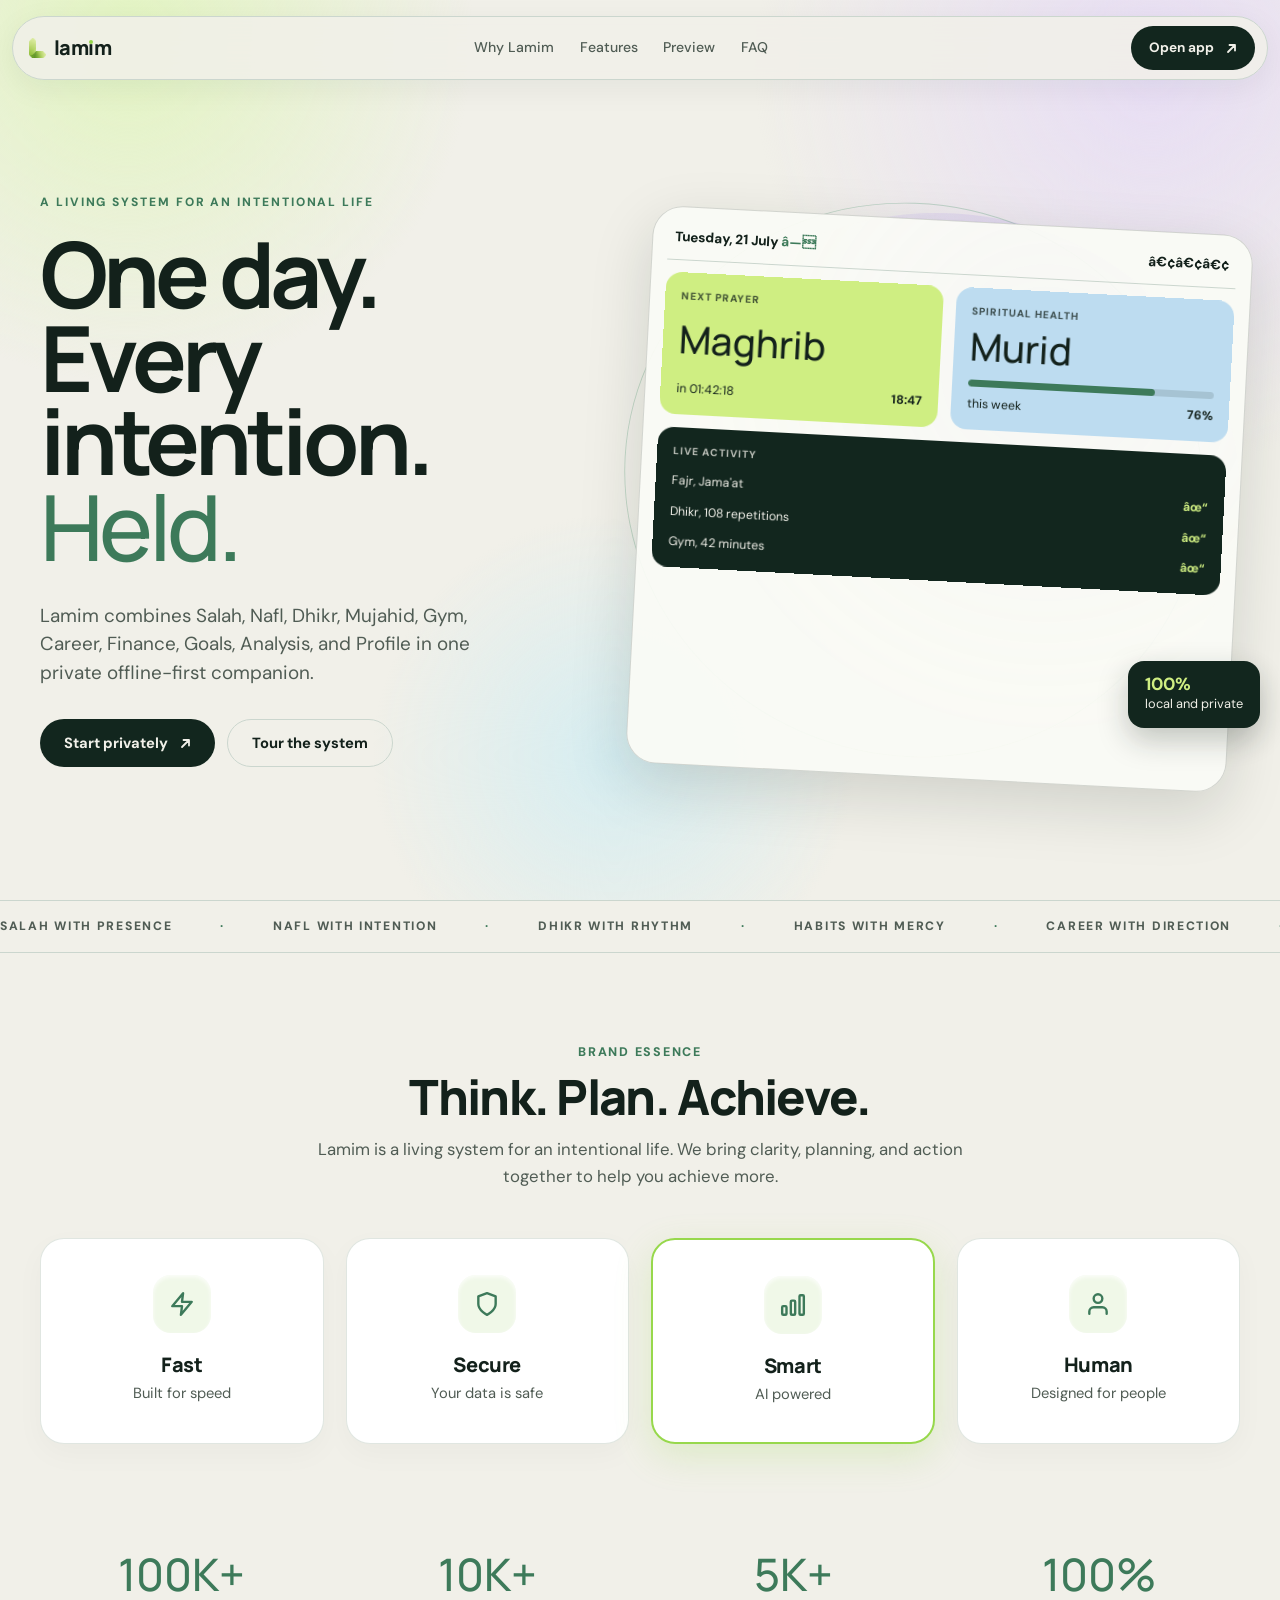
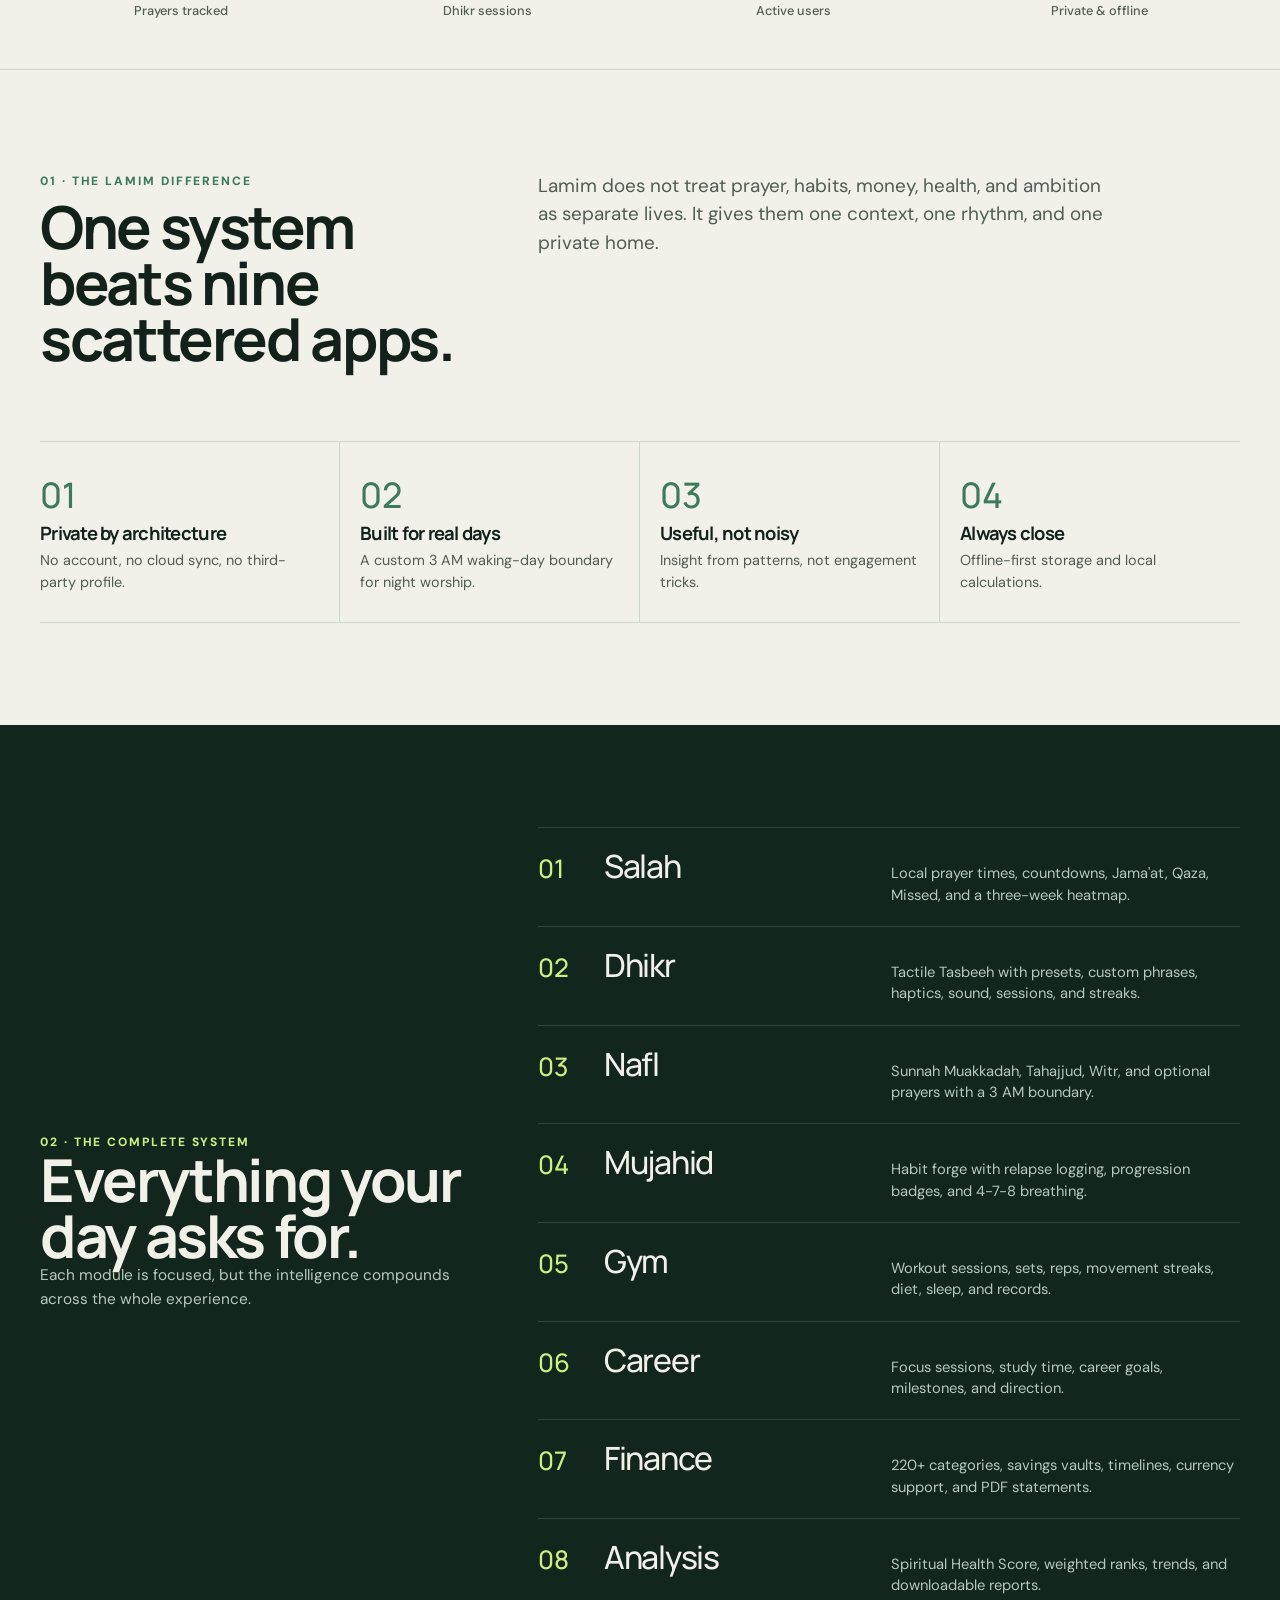
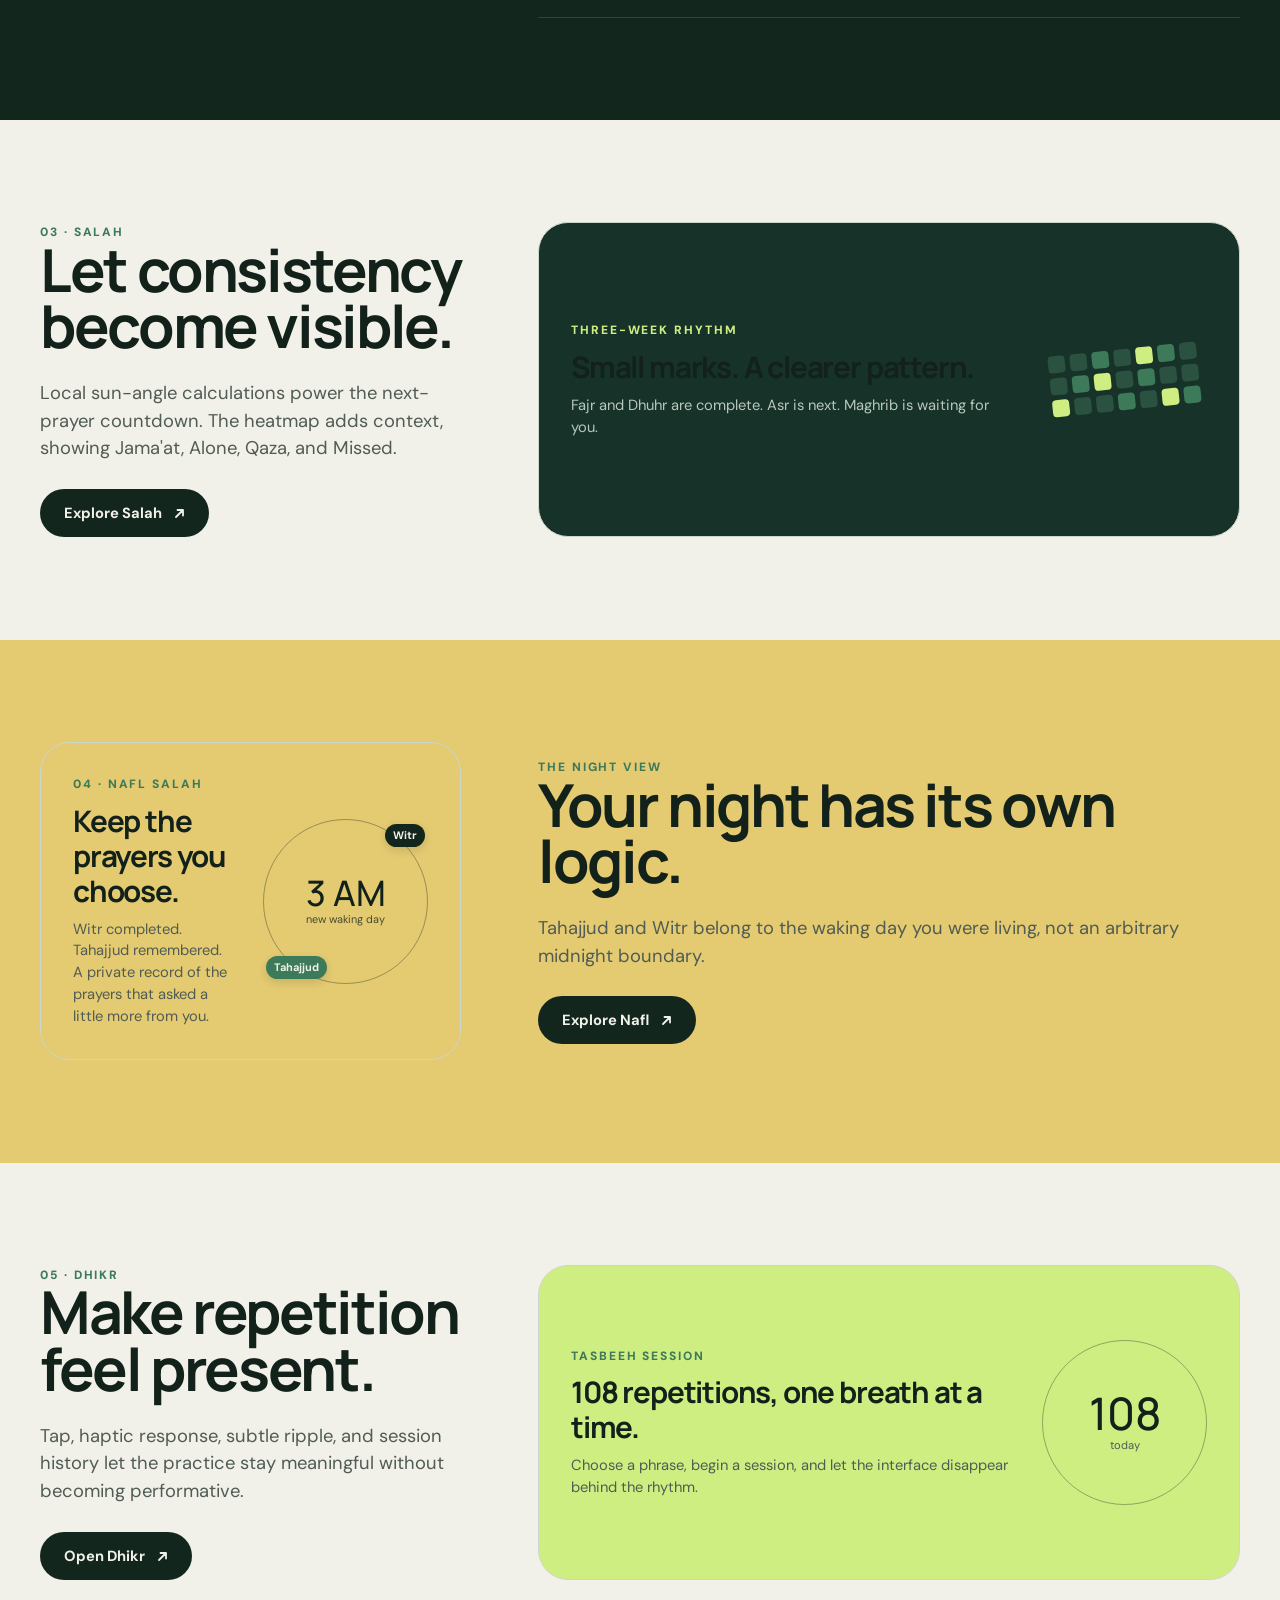
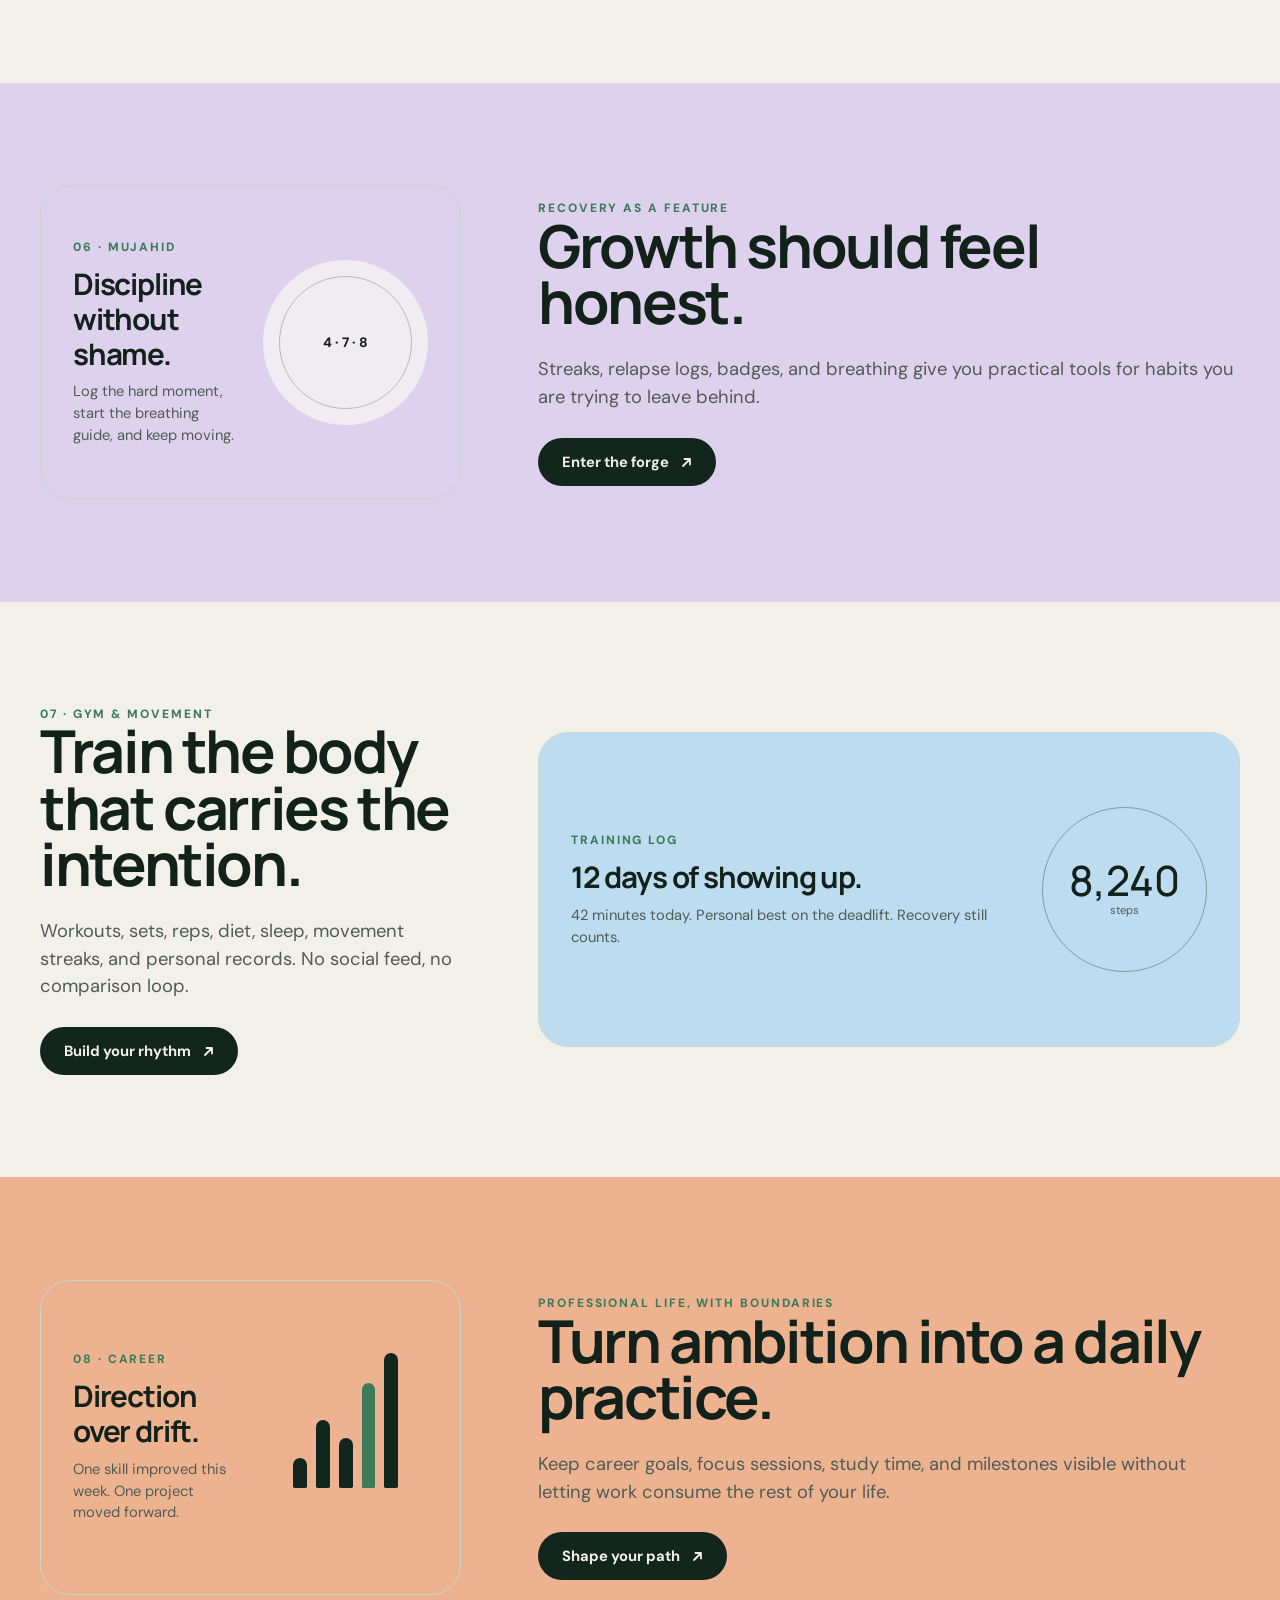
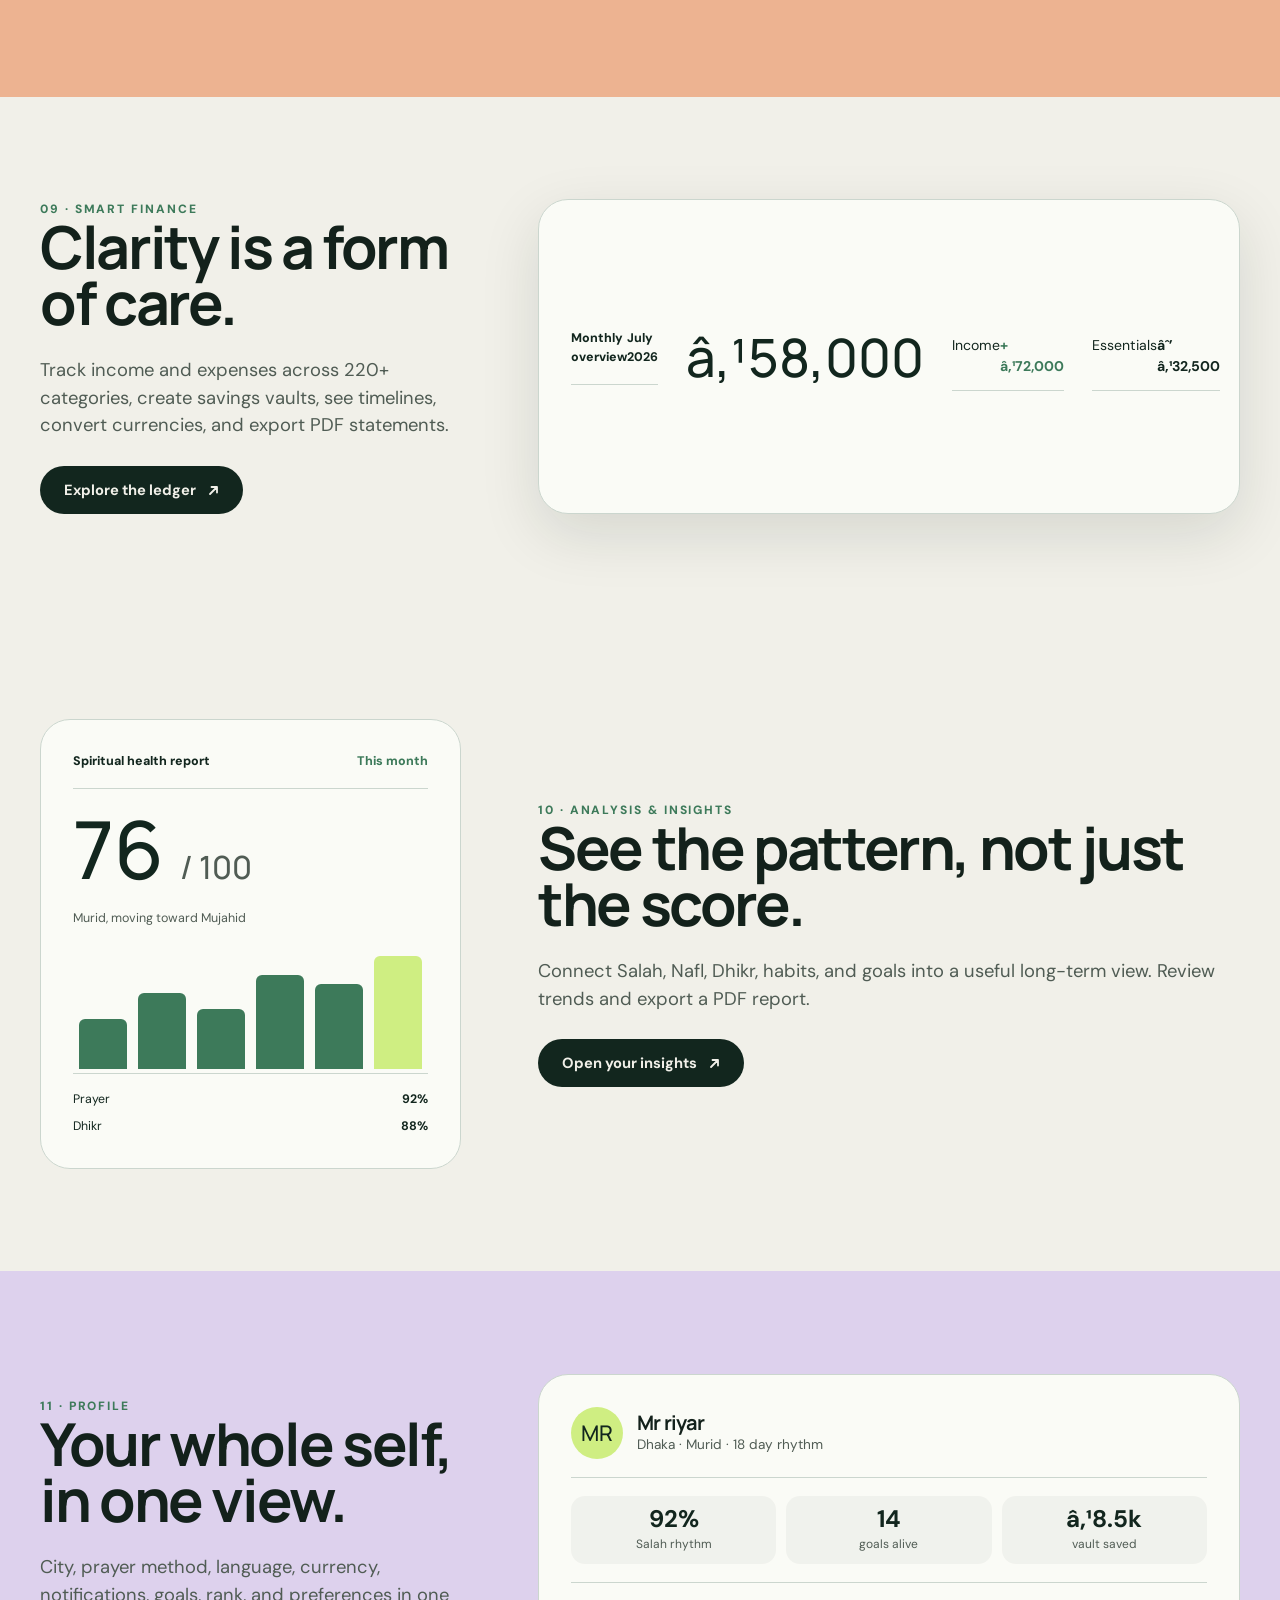
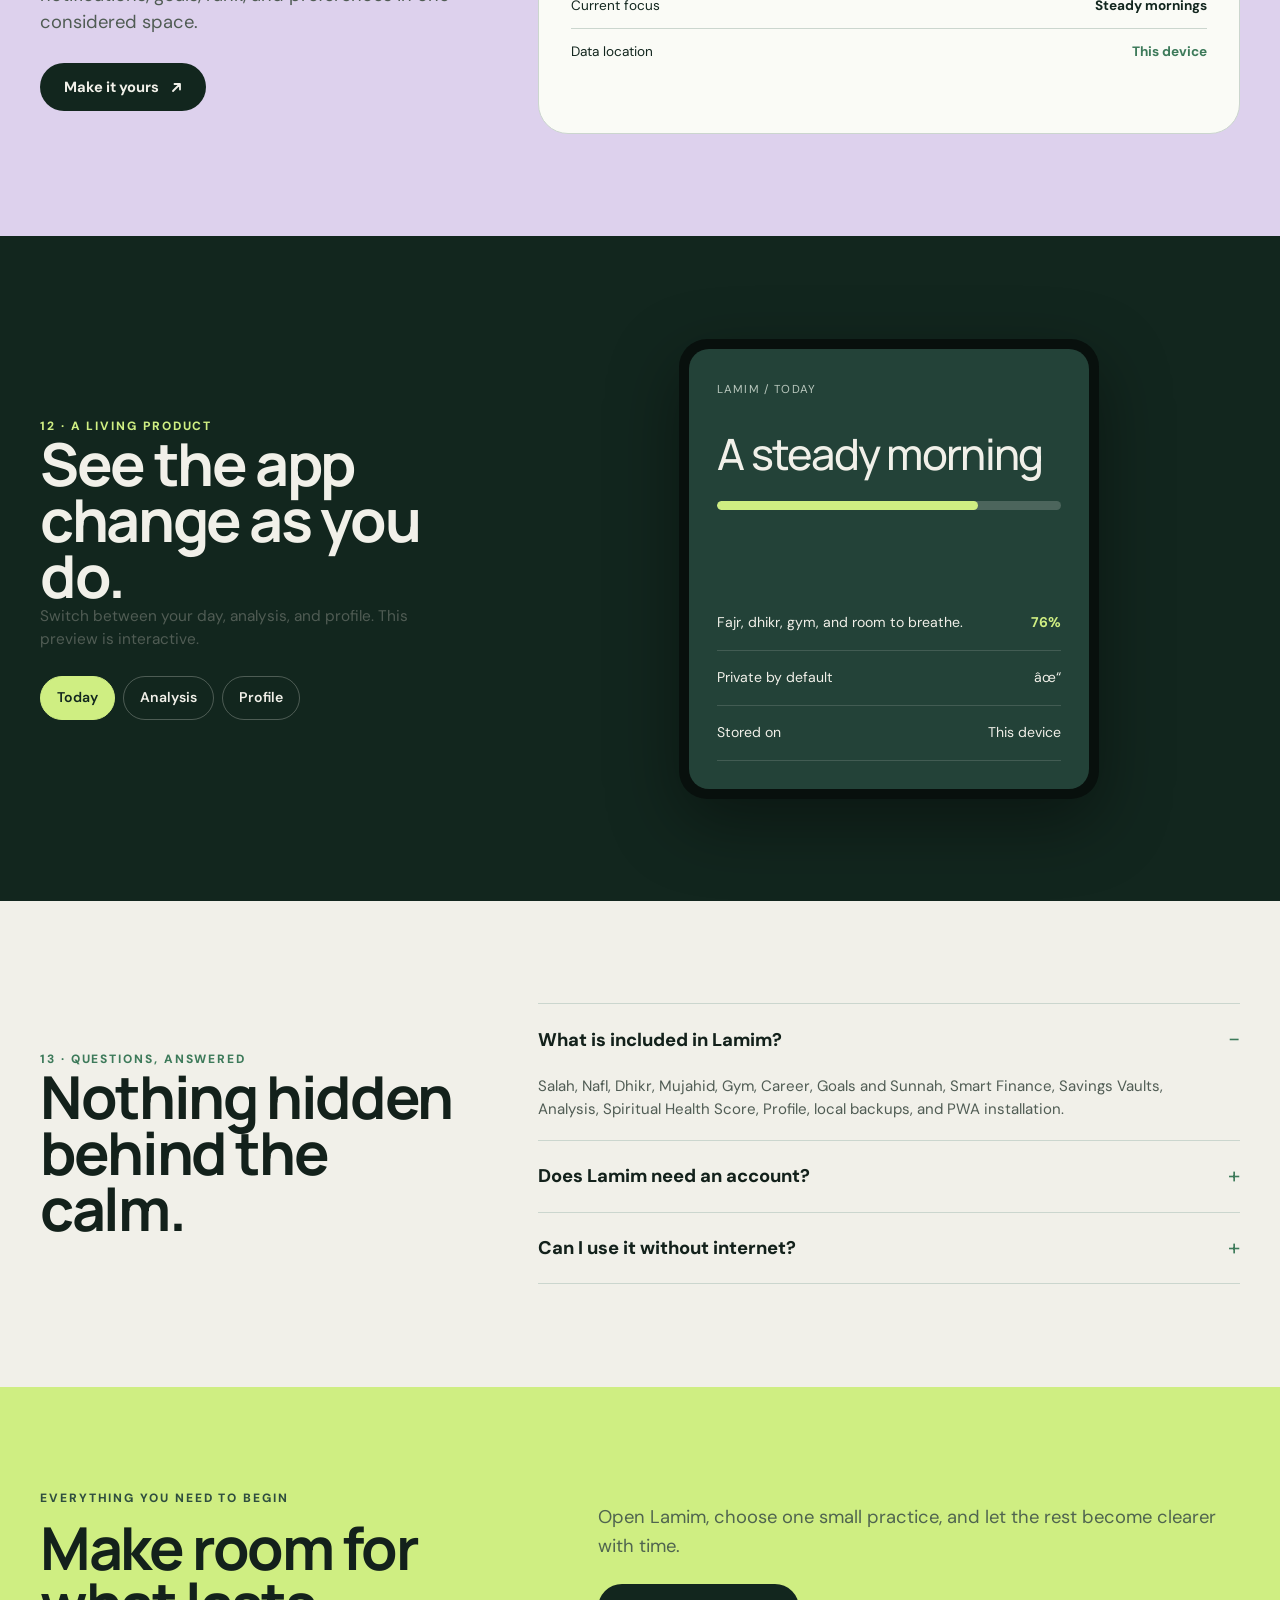
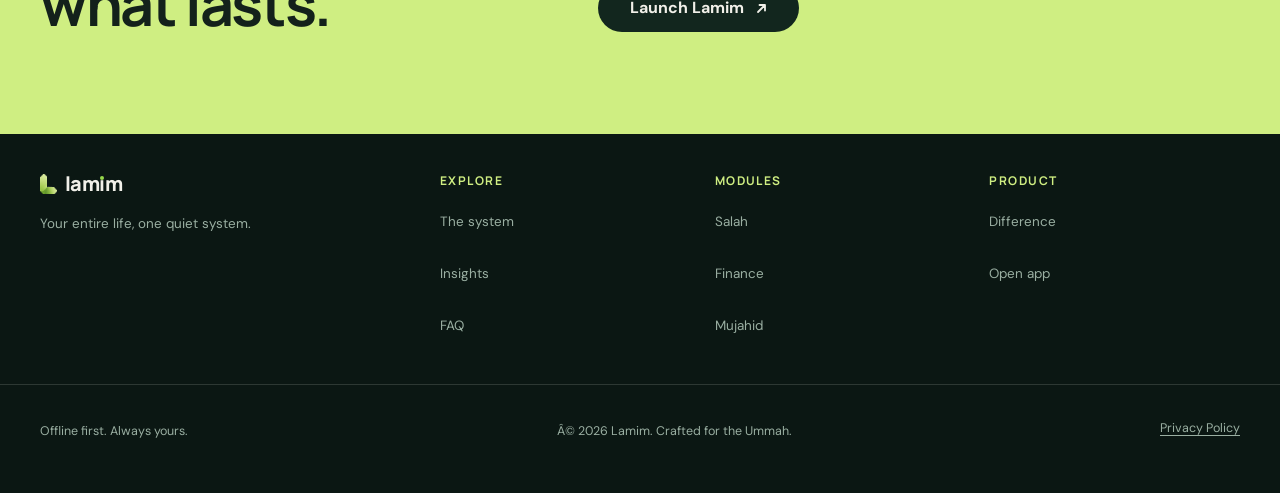
<file: index.html>
﻿<!doctype html>
<html lang="en">
<head>
  <meta charset="utf-8">
  <meta name="viewport" content="width=device-width, initial-scale=1, viewport-fit=cover">
  <title>Lamim | One day, held with intention</title>
  <meta name="description" content="Lamim is a private offline-first Islamic life companion for prayer, habits, health, money and reflection.">
  <meta name="theme-color" content="#f1f0e9">

  <!-- SEO / Social -->
  <link rel="canonical" href="https://shahriyarcse-arch.github.io/Lamim/">
  <meta property="og:type" content="website">
  <meta property="og:url" content="https://shahriyarcse-arch.github.io/Lamim/">
  <meta property="og:title" content="Lamim | One day, held with intention">
  <meta property="og:description" content="Lamim is a private offline-first Islamic life companion for prayer, habits, health, money and reflection.">
  <meta property="og:image" content="https://shahriyarcse-arch.github.io/Lamim/app/assets/icon-512x512.png">
  <meta name="twitter:card" content="summary_large_image">
  <meta name="twitter:title" content="Lamim | One day, held with intention">
  <meta name="twitter:description" content="Lamim is a private offline-first Islamic life companion for prayer, habits, health, money and reflection.">
  <meta name="twitter:image" content="https://shahriyarcse-arch.github.io/Lamim/app/assets/icon-512x512.png">

  <!-- PWA / Icons -->
  <link rel="manifest" href="app/manifest.json">
  <link rel="icon" type="image/svg+xml" href="app/assets/icon.svg">
  <link rel="icon" type="image/png" sizes="32x32" href="app/assets/icon-32x32.png">
  <link rel="apple-touch-icon" href="app/assets/icon-180x180.png">
  <meta name="apple-mobile-web-app-capable" content="yes">
  <meta name="apple-mobile-web-app-status-bar-style" content="black-translucent">
  <meta name="mobile-web-app-capable" content="yes">

  <!-- Structured Data -->
  <script type="application/ld+json">
  {
    "@context": "https://schema.org",
    "@type": "WebApplication",
    "name": "Lamim",
    "description": "A private offline-first Islamic life companion for prayer, habits, health, money and reflection.",
    "url": "https://shahriyarcse-arch.github.io/Lamim/",
    "applicationCategory": "LifestyleApplication",
    "operatingSystem": "Any",
    "offers": { "@type": "Offer", "price": "0", "priceCurrency": "USD" },
    "featureList": ["Salah Tracker", "Dhikr Counter", "Nafl Goals", "Spiritual Analysis", "Gym & Diet Tracker", "Career Builder", "Islamic Finance"],
    "screenshot": "app/assets/icon-512x512.png",
    "softwareVersion": "4.0.0"
  }
  </script>

  <!-- Preconnect for performance -->
  <script>history.scrollRestoration='manual';if(!location.hash)window.scrollTo(0,0)</script>
  <link rel="preconnect" href="https://fonts.googleapis.com">
  <link rel="preconnect" href="https://fonts.gstatic.com" crossorigin>

  <link rel="preload" as="style" href="https://fonts.googleapis.com/css2?family=DM+Sans:ital,opsz,wght@0,9..40,400..700;1,9..40,400..700&family=Manrope:wght@400;500;600;700;800&display=swap" onload="this.onload=null;this.rel='stylesheet'">
  <link rel="preload" as="style" href="styles.min.css" onload="this.onload=null;this.rel='stylesheet'">
  <noscript>
    <link rel="stylesheet" href="https://fonts.googleapis.com/css2?family=DM+Sans:ital,opsz,wght@0,9..40,400..700;1,9..40,400..700&family=Manrope:wght@400;500;600;700;800&display=swap">
    <link rel="stylesheet" href="styles.min.css">
    <style>.reveal{opacity:1;transform:none}
    /* Brand Essence Section */
    .brand-essence { padding: 90px 0 60px; text-align: center; }
    .essence-head { max-width: 680px; margin: 0 auto 48px; }
    .essence-head .eyebrow { margin-bottom: 12px; color: var(--teal); letter-spacing: .14em; font-weight: 800; font-size: .78rem; }
    .essence-head h2 { font-size: clamp(2rem, 3.8vw, 3.2rem); font-weight: 800; margin-bottom: 16px; letter-spacing: -.035em; color: var(--ink); }
    .essence-head p { margin: 0 auto; font-size: 1.05rem; color: var(--muted); line-height: 1.6; }
    .essence-grid { display: grid; grid-template-columns: repeat(auto-fit, minmax(220px, 1fr)); gap: 22px; }
    .essence-card { background: #ffffff; border: 1px solid rgba(203, 214, 206, .6); border-radius: 24px; padding: 36px 24px; display: flex; flex-direction: column; align-items: center; text-align: center; box-shadow: 0 10px 30px rgba(19, 33, 27, .03); transition: transform .35s var(--ease), box-shadow .35s var(--ease), border-color .35s var(--ease); }
    .essence-card:hover { transform: translateY(-5px); box-shadow: 0 18px 45px rgba(19, 33, 27, .09); }
    .essence-card.active { border: 2px solid #97D84C; box-shadow: 0 12px 36px rgba(151, 216, 76, .22); }
    .essence-icon-badge { width: 58px; height: 58px; border-radius: 18px; background: #f0f8e8; display: flex; align-items: center; justify-content: center; margin-bottom: 20px; box-shadow: inset 0 2px 4px rgba(255, 255, 255, .8); }
    .essence-card h3 { font-size: 1.25rem; font-weight: 800; color: var(--ink); margin-bottom: 6px; letter-spacing: -.02em; }
    .essence-card p { font-size: .92rem; color: var(--muted); margin: 0; }

  </style>
  </noscript>

  <style>
    :root{
      --paper:#f1f0e9;--paper-rgb:241,240,233;--ink:#13211b;--muted:#505c54;--dark:#12261e;
      --mint:#cfee82;--teal:#3d7a5a;--lilac:#ddd1ed;--sky:#bddcf0;--coral:#edb391;--gold:#e4ca71;
      --line:#cbd6ce;--line-dark:rgba(241,240,233,.14);--ease:cubic-bezier(.16,1,.3,1);
      --wrap-max:1280px;--wrap-pad:clamp(16px,4vw,40px);
    }
    *,*::before,*::after{box-sizing:border-box}
    html{-webkit-text-size-adjust:100%}
    body{margin:0;background:var(--paper);color:var(--ink);font-family:'DM Sans',system-ui,-apple-ui,sans-serif;font-size:clamp(.95rem,1.2vw,1.05rem);line-height:1.55;overflow-x:hidden;width:100%;-webkit-font-smoothing:antialiased}
    body::before{content:"";position:fixed;inset:0;z-index:-1;background:radial-gradient(circle at 10% 4%,#e2f4c1,transparent 24%),radial-gradient(circle at 90% 8%,#e7ddf4,transparent 28%),radial-gradient(circle at 48% 84%,#d5edf1,transparent 24%);pointer-events:none}
    .skip-link{position:fixed;top:-100%;left:12px;z-index:1000;padding:10px 20px;background:var(--ink);color:var(--paper);border-radius:0 0 12px 12px;font-weight:700;font-size:.88rem;transition:top .2s}
    .skip-link:focus{top:0;outline:3px solid var(--teal);outline-offset:2px}
    a{color:inherit;text-decoration:none}
    button{font:inherit;cursor:pointer}
    h1,h2,h3,h4,p,blockquote,figure{margin:0}
    h1,h2,h3{font-family:'Manrope',system-ui,sans-serif;letter-spacing:-.04em;color:var(--ink)}
    h1{font-size:clamp(2.2rem,6.5vw+.5rem,7.5rem);line-height:.92;letter-spacing:-.05em}
    .hero-title{margin-top:20px}
    h1 em{font-family:'Manrope',sans-serif;font-weight:500;font-style:normal;color:var(--teal);line-height:.95}
    h2{font-size:clamp(1.8rem,4vw+.5rem,4.8rem);line-height:.95}
    h3{font-size:clamp(1.15rem,2vw,1.6rem);line-height:1.15}
    p{color:var(--muted);max-width:65ch}
    .eyebrow{font-size:clamp(.68rem,1vw,.75rem);letter-spacing:.16em;text-transform:uppercase;font-weight:800;color:var(--teal)}
    .wrap{width:100%;max-width:var(--wrap-max);padding-left:var(--wrap-pad);padding-right:var(--wrap-pad);margin:0 auto}
    .nav{position:fixed;z-index:100;top:12px;left:50%;transform:translateX(-50%);width:calc(100% - 24px);max-width:var(--wrap-max);display:flex;align-items:center;justify-content:space-between;padding:8px 12px 8px 16px;background:rgba(var(--paper-rgb),.88);backdrop-filter:blur(18px);-webkit-backdrop-filter:blur(18px);border:1px solid var(--line);border-radius:999px;box-shadow:0 8px 32px rgba(19,33,27,.06)}
    .brand{display:inline-flex;align-items:center;gap:8px;font-family:'Manrope',sans-serif;font-weight:800;font-size:1.25rem;line-height:1;letter-spacing:-.03em;color:var(--ink);text-decoration:none}
    .brand-icon{height:20px;width:auto;display:block;flex-shrink:0;object-fit:contain}
    .i-green-dot{position:relative;display:inline-block;color:inherit;text-align:center}
    .i-green-dot::after{content:"";position:absolute;top:.09em;left:50%;transform:translateX(-50%);width:.2em;height:.2em;background-color:#97D84C;border-radius:50%}
    .links{display:none;gap:clamp(16px,2vw,28px);color:var(--muted);font-size:.88rem;font-weight:500}
    .links a{padding:6px 0}
    .navcta,.btn{min-height:44px;padding:0 18px;border:0;border-radius:999px;display:inline-flex;align-items:center;justify-content:center;gap:8px;font-weight:700;font-size:.85rem;cursor:pointer;white-space:nowrap}
    .navcta{background:var(--dark);color:var(--paper)}
    .btn{background:var(--dark);color:var(--paper);padding:0 24px;min-height:48px;font-size:.92rem}
    .btn.alt{background:transparent;border:1px solid var(--line);color:var(--ink)}
    .nav-actions{display:flex;align-items:center;gap:8px}
    .menu{display:flex;align-items:center;justify-content:center;background:transparent;border:0;width:44px;height:44px;font-size:20px;color:var(--ink);border-radius:50%}
    .nav-overlay{position:fixed;top:66px;left:12px;right:12px;background:rgba(241,240,233,.97);backdrop-filter:blur(24px);-webkit-backdrop-filter:blur(24px);border:1px solid var(--line);border-radius:24px;padding:20px 16px;display:flex;flex-direction:column;gap:8px;box-shadow:0 20px 50px rgba(19,33,27,.18);opacity:0;visibility:hidden;transform:translateY(-10px) scale(.98);z-index:99}
    .nav.mobile-active .nav-overlay{opacity:1;visibility:visible;transform:translateY(0) scale(1)}
    @media(min-width:768px){.links{display:flex}.menu,.nav-overlay{display:none!important}.nav{top:16px;padding:9px 12px 9px 16px}}
    .hero{padding:110px 0 60px}
    .hero-grid{display:flex;flex-direction:column;gap:clamp(28px,5vw,60px)}
    .hero p{font-size:clamp(1rem,1.8vw,1.18rem);line-height:1.5;margin:clamp(20px,4vw,32px) 0;max-width:44ch}
    .actions{display:flex;flex-direction:column;gap:12px;width:100%}
    .actions .btn{width:100%;text-align:center}
    @media(min-width:540px){.actions{flex-direction:row;width:auto}.actions .btn{width:auto}}
    .hero-art{width:100%;max-width:580px;margin:0 auto;min-height:380px;position:relative;overflow:hidden}
    .halo{position:absolute;inset:7% 0 3% 7%;border-radius:50%;background:radial-gradient(circle at 68% 28%,#d8ccec,transparent 66%)}
    .orbit{position:absolute;inset:0;border:1px solid #5e9f7b55;border-radius:50%;transform:rotate(18deg) scale(.89)}
    .app{position:absolute;left:2%;right:2%;top:4%;bottom:2%;padding:clamp(12px,3vw,20px);border:1px solid #13211b2c;border-radius:clamp(20px,4vw,30px);background:#fafbf6ee;box-shadow:0 20px 60px rgba(19,33,27,.15);transform:rotate(1deg)}
    .float{position:absolute;right:12px;bottom:12px;padding:10px 14px;border-radius:16px;background:var(--dark);color:var(--paper);box-shadow:0 12px 30px rgba(19,33,27,.25);font-size:.8rem;z-index:10}
    @media(min-width:1024px){.hero-art{overflow:visible}.hero{min-height:100vh;padding:140px 0 80px;display:grid;align-items:center}.hero-grid{display:grid;grid-template-columns:.85fr 1.15fr;gap:clamp(40px,5vw,90px);align-items:center}.hero-art{height:620px;max-width:100%}.app{left:8%;right:0;top:8%;bottom:2%;padding:15px;border-radius:30px;transform:rotate(3deg)}.float{right:-3%;bottom:10%;padding:14px 17px}}
    .reveal{opacity:0;transform:translateY(30px)}
    .btn,.navcta{transition:transform .45s var(--ease),box-shadow .45s var(--ease),background .2s;will-change:transform}
    .app-head{display:flex;justify-content:space-between;padding:4px 7px 12px;border-bottom:1px solid var(--line);font-weight:800;font-size:.85rem}
    .app-grid{display:grid;grid-template-columns:1fr 1fr;gap:clamp(8px,2vw,13px);margin-top:12px}
    .tile{padding:clamp(10px,2.5vw,16px);border-radius:16px;min-height:110px;background:#edf2eb;display:flex;flex-direction:column;justify-content:space-between}
    .tile.mint{background:var(--mint)}.tile.sky{background:var(--sky)}.tile.dark{background:var(--dark);color:var(--paper)}
    .wide{grid-column:1/-1;min-height:140px}
    .kicker{font-size:.64rem;text-transform:uppercase;letter-spacing:.1em;font-weight:800;opacity:.75}
    .big{font:500 clamp(1.6rem,4vw,2.4rem)/1 'Manrope',sans-serif;margin:8px 0 4px}
    .row{display:flex;justify-content:space-between;align-items:center;margin-top:8px;font-size:clamp(.7rem,1.2vw,.77rem)}
    .meter{height:7px;background:#13211b22;border-radius:9px;overflow:hidden;margin-top:10px}
    .meter span{display:block;width:76%;height:100%;background:var(--teal);border-radius:inherit}
    @media(prefers-reduced-motion:reduce){.track{animation:none}.reveal{opacity:1;transform:none}}
    :focus-visible{outline:2px solid var(--teal);outline-offset:3px;border-radius:4px}
  
    /* Brand Essence Section */
    .brand-essence { padding: 90px 0 60px; text-align: center; }
    .essence-head { max-width: 680px; margin: 0 auto 48px; }
    .essence-head .eyebrow { margin-bottom: 12px; color: var(--teal); letter-spacing: .14em; font-weight: 800; font-size: .78rem; }
    .essence-head h2 { font-size: clamp(2rem, 3.8vw, 3.2rem); font-weight: 800; margin-bottom: 16px; letter-spacing: -.035em; color: var(--ink); }
    .essence-head p { margin: 0 auto; font-size: 1.05rem; color: var(--muted); line-height: 1.6; }
    .essence-grid { display: grid; grid-template-columns: repeat(auto-fit, minmax(220px, 1fr)); gap: 22px; }
    .essence-card { background: #ffffff; border: 1px solid rgba(203, 214, 206, .6); border-radius: 24px; padding: 36px 24px; display: flex; flex-direction: column; align-items: center; text-align: center; box-shadow: 0 10px 30px rgba(19, 33, 27, .03); transition: transform .35s var(--ease), box-shadow .35s var(--ease), border-color .35s var(--ease); }
    .essence-card:hover { transform: translateY(-5px); box-shadow: 0 18px 45px rgba(19, 33, 27, .09); }
    .essence-card.active { border: 2px solid #97D84C; box-shadow: 0 12px 36px rgba(151, 216, 76, .22); }
    .essence-icon-badge { width: 58px; height: 58px; border-radius: 18px; background: #f0f8e8; display: flex; align-items: center; justify-content: center; margin-bottom: 20px; box-shadow: inset 0 2px 4px rgba(255, 255, 255, .8); }
    .essence-card h3 { font-size: 1.25rem; font-weight: 800; color: var(--ink); margin-bottom: 6px; letter-spacing: -.02em; }
    .essence-card p { font-size: .92rem; color: var(--muted); margin: 0; }

  </style>
</head>
<body>
  <a href="#top" class="skip-link">Skip to main content</a>

  <!-- Sticky Navigation Header -->
  <nav class="nav" aria-label="Primary">
    <a class="brand" href="#top" aria-label="Lamim Home">
      <img src="app/assets/logo-mark.png" alt="Lamim Logo" class="brand-icon" style="height:20px; width:auto; object-fit:contain;">
      <span>lam<span class="i-green-dot">&#305;</span>m</span>
    </a>
    
    <div class="links">
      <a href="#difference">Why Lamim</a>
      <a href="#system">Features</a>
      <a href="#insights">Preview</a>
      <a href="#faq">FAQ</a>
    </div>

    <div class="nav-actions">
      <a class="navcta" href="app/index.html">Open app <svg width="11" height="11" viewBox="0 0 11 11" fill="none" style="display:inline-block;vertical-align:middle;margin-left:4px"><path d="M2 9L9 2M9 2H3.5M9 2V7.5" stroke="currentColor" stroke-width="1.8" stroke-linecap="round" stroke-linejoin="round"/></svg></a>
      <button type="button" class="menu" aria-label="Open navigation" aria-expanded="false" id="menuToggle"><svg width="18" height="14" viewBox="0 0 18 14" fill="none"><path d="M1 1h16M1 7h16M1 13h16" stroke="currentColor" stroke-width="1.8" stroke-linecap="round"/></svg></button>
    </div>

    <!-- Mobile Navigation Overlay Dropdown -->
    <div class="nav-overlay" id="navOverlay" role="dialog" aria-modal="true" aria-label="Mobile Navigation">
      <a href="#difference" class="nav-link-mobile"><span>Why Lamim</span></a>
      <a href="#system" class="nav-link-mobile"><span>Features</span></a>
      <a href="#insights" class="nav-link-mobile"><span>Preview</span></a>
      <a href="#faq" class="nav-link-mobile"><span>FAQ</span></a>
      <a href="app/index.html" style="background: var(--dark); color: var(--paper); text-align: center; justify-content: center; margin-top: 8px;">Launch App <svg width="11" height="11" viewBox="0 0 11 11" fill="none" style="display:inline-block;vertical-align:middle;margin-left:4px"><path d="M2 9L9 2M9 2H3.5M9 2V7.5" stroke="currentColor" stroke-width="1.8" stroke-linecap="round" stroke-linejoin="round"/></svg></a>
    </div>
  </nav>

  <main id="top">
    <!-- Hero Section -->
    <section class="hero">
      <div class="wrap hero-grid">
        <div class="reveal">
          <div class="eyebrow">A living system for an intentional life</div>
          <h1 class="hero-title">One day. Every intention. <em>Held.</em></h1>
          <p>Lamim combines Salah, Nafl, Dhikr, Mujahid, Gym, Career, Finance, Goals, Analysis, and Profile in one private offline-first companion.</p>
          <div class="actions">
            <a class="btn" href="app/index.html">Start privately <svg width="11" height="11" viewBox="0 0 11 11" fill="none" style="display:inline-block;vertical-align:middle;margin-left:4px"><path d="M2 9L9 2M9 2H3.5M9 2V7.5" stroke="currentColor" stroke-width="1.8" stroke-linecap="round" stroke-linejoin="round"/></svg></a>
            <a class="btn alt" href="#system">Tour the system</a>
          </div>
        </div>

        <div class="hero-art reveal">
          <div class="halo"></div>
          <div class="orbit"></div>
          <div class="app">
            <div class="app-head">
              <span>Tuesday, 21 July <span style="color:var(--teal)">â—</span></span>
              <span>â€¢â€¢â€¢</span>
            </div>
            <div class="app-grid">
              <div class="tile mint">
                <div class="kicker">Next prayer</div>
                <div class="big">Maghrib</div>
                <div class="row"><span>in 01:42:18</span><b>18:47</b></div>
              </div>
              <div class="tile sky">
                <div class="kicker">Spiritual health</div>
                <div class="big">Murid</div>
                <div class="meter"><span></span></div>
                <div class="row"><span>this week</span><b>76%</b></div>
              </div>
              <div class="tile dark wide">
                <div class="kicker">Live activity</div>
                <div class="row"><span>Fajr, Jama'at</span><b style="color:var(--mint)">âœ“</b></div>
                <div class="row"><span>Dhikr, 108 repetitions</span><b style="color:var(--mint)">âœ“</b></div>
                <div class="row"><span>Gym, 42 minutes</span><b style="color:var(--mint)">âœ“</b></div>
              </div>
            </div>
          </div>
          <div class="float"><b>100%</b> local and private</div>
        </div>
      </div>
    </section>

    <!-- Infinite Marquee Ribbon -->
    <div class="ribbon">
      <div class="track-wrapper">
        <div class="track">
          <span>Salah with presence</span>
          <span>Nafl with intention</span>
          <span>Dhikr with rhythm</span>
          <span>Habits with mercy</span>
          <span>Career with direction</span>
          <span>Money with clarity</span>
          <span>Zero cloud, zero tracking</span>
          <span>Salah with presence</span>
          <span>Nafl with intention</span>
          <span>Dhikr with rhythm</span>
          <span>Habits with mercy</span>
          <span>Career with direction</span>
          <span>Money with clarity</span>
          <span>Zero cloud, zero tracking</span>
        </div>
      </div>
    </div>

    
    <!-- Brand Essence Section -->
    <section class="brand-essence reveal" id="brand-essence">
      <div class="wrap">
        <div class="essence-head">
          <div class="eyebrow">BRAND ESSENCE</div>
          <h2>Think. Plan. Achieve.</h2>
          <p>Lamim is a living system for an intentional life. We bring clarity, planning, and action together to help you achieve more.</p>
        </div>

        <div class="essence-grid">
          <!-- Fast -->
          <div class="essence-card">
            <div class="essence-icon-badge">
              <svg width="26" height="26" viewBox="0 0 24 24" fill="none" stroke="#3d7a5a" stroke-width="2.2" stroke-linecap="round" stroke-linejoin="round"><polygon points="13 2 3 14 12 14 11 22 21 10 12 10 13 2"/></svg>
            </div>
            <h3>Fast</h3>
            <p>Built for speed</p>
          </div>

          <!-- Secure -->
          <div class="essence-card">
            <div class="essence-icon-badge">
              <svg width="26" height="26" viewBox="0 0 24 24" fill="none" stroke="#3d7a5a" stroke-width="2.2" stroke-linecap="round" stroke-linejoin="round"><path d="M12 22s8-4 8-10V5l-8-3-8 3v7c0 6 8 10 8 10z"/></svg>
            </div>
            <h3>Secure</h3>
            <p>Your data is safe</p>
          </div>

          <!-- Smart (Highlighted Card) -->
          <div class="essence-card active">
            <div class="essence-icon-badge">
              <svg width="26" height="26" viewBox="0 0 24 24" fill="none" stroke="#3d7a5a" stroke-width="2.2" stroke-linecap="round" stroke-linejoin="round"><rect x="18" y="3" width="4" height="18" rx="1"/><rect x="10" y="8" width="4" height="13" rx="1"/><rect x="2" y="13" width="4" height="8" rx="1"/></svg>
            </div>
            <h3>Smart</h3>
            <p>AI powered</p>
          </div>

          <!-- Human -->
          <div class="essence-card">
            <div class="essence-icon-badge">
              <svg width="26" height="26" viewBox="0 0 24 24" fill="none" stroke="#3d7a5a" stroke-width="2.2" stroke-linecap="round" stroke-linejoin="round"><path d="M20 21v-2a4 4 0 0 0-4-4H8a4 4 0 0 0-4 4v2"/><circle cx="12" cy="7" r="4"/></svg>
            </div>
            <h3>Human</h3>
            <p>Designed for people</p>
          </div>
        </div>
      </div>
    </section>


    <!-- Stats Bar -->
    <section class="stats-bar reveal">
      <div class="wrap stats-grid">
        <div class="stat-item">
          <span class="stat-number">100K+</span>
          <span class="stat-label">Prayers tracked</span>
        </div>
        <div class="stat-item">
          <span class="stat-number">10K+</span>
          <span class="stat-label">Dhikr sessions</span>
        </div>
        <div class="stat-item">
          <span class="stat-number">5K+</span>
          <span class="stat-label">Active users</span>
        </div>
        <div class="stat-item">
          <span class="stat-number">100%</span>
          <span class="stat-label">Private & offline</span>
        </div>
      </div>
    </section>

    <!-- Section 01: Difference -->
    <section id="difference">
      <div class="wrap">
        <div class="section-head reveal">
          <div>
            <div class="eyebrow">01 · The Lamim difference</div>
            <h2>One system beats nine scattered apps.</h2>
          </div>
          <p>Lamim does not treat prayer, habits, money, health, and ambition as separate lives. It gives them one context, one rhythm, and one private home.</p>
        </div>

        <div class="manifest">
          <article class="reveal">
            <b>01</b>
            <h3>Private by architecture</h3>
            <p>No account, no cloud sync, no third-party profile.</p>
          </article>
          <article class="reveal">
            <b>02</b>
            <h3>Built for real days</h3>
            <p>A custom 3 AM waking-day boundary for night worship.</p>
          </article>
          <article class="reveal">
            <b>03</b>
            <h3>Useful, not noisy</h3>
            <p>Insight from patterns, not engagement tricks.</p>
          </article>
          <article class="reveal">
            <b>04</b>
            <h3>Always close</h3>
            <p>Offline-first storage and local calculations.</p>
          </article>
        </div>
      </div>
    </section>

    <!-- Section 02: Complete System -->
    <section class="dark" id="system">
      <div class="wrap dark-grid">
        <div class="reveal">
          <div class="eyebrow" style="color:var(--mint)">02 · The complete system</div>
          <h2>Everything your day asks for.</h2>
          <p>Each module is focused, but the intelligence compounds across the whole experience.</p>
        </div>

        <div class="system">
          <article class="system-row reveal">
            <div class="num">01</div>
            <h3>Salah</h3>
            <p>Local prayer times, countdowns, Jama'at, Qaza, Missed, and a three-week heatmap.</p>
          </article>
          <article class="system-row reveal">
            <div class="num">02</div>
            <h3>Dhikr</h3>
            <p>Tactile Tasbeeh with presets, custom phrases, haptics, sound, sessions, and streaks.</p>
          </article>
          <article class="system-row reveal">
            <div class="num">03</div>
            <h3>Nafl</h3>
            <p>Sunnah Muakkadah, Tahajjud, Witr, and optional prayers with a 3 AM boundary.</p>
          </article>
          <article class="system-row reveal">
            <div class="num">04</div>
            <h3>Mujahid</h3>
            <p>Habit forge with relapse logging, progression badges, and 4-7-8 breathing.</p>
          </article>
          <article class="system-row reveal">
            <div class="num">05</div>
            <h3>Gym</h3>
            <p>Workout sessions, sets, reps, movement streaks, diet, sleep, and records.</p>
          </article>
          <article class="system-row reveal">
            <div class="num">06</div>
            <h3>Career</h3>
            <p>Focus sessions, study time, career goals, milestones, and direction.</p>
          </article>
          <article class="system-row reveal">
            <div class="num">07</div>
            <h3>Finance</h3>
            <p>220+ categories, savings vaults, timelines, currency support, and PDF statements.</p>
          </article>
          <article class="system-row reveal">
            <div class="num">08</div>
            <h3>Analysis</h3>
            <p>Spiritual Health Score, weighted ranks, trends, and downloadable reports.</p>
          </article>
        </div>
      </div>
    </section>

    <!-- Section 03: Salah -->
    <section id="feature-salah">
      <div class="wrap feature-grid">
        <div class="feature-copy reveal">
          <div class="eyebrow">03 · Salah</div>
          <h2>Let consistency become visible.</h2>
          <p>Local sun-angle calculations power the next-prayer countdown. The heatmap adds context, showing Jama'at, Alone, Qaza, and Missed.</p>
          <a class="btn" href="app/index.html?section=salah">Explore Salah <svg width="11" height="11" viewBox="0 0 11 11" fill="none" style="display:inline-block;vertical-align:middle;margin-left:4px"><path d="M2 9L9 2M9 2H3.5M9 2V7.5" stroke="currentColor" stroke-width="1.8" stroke-linecap="round" stroke-linejoin="round"/></svg></a>
        </div>
        <div class="visual salah reveal">
          <div class="v-info">
            <div class="eyebrow" style="color:var(--mint)">Three-week rhythm</div>
            <h3>Small marks. A clearer pattern.</h3>
            <p>Fajr and Dhuhr are complete. Asr is next. Maghrib is waiting for you.</p>
          </div>
          <div class="v-art">
            <div class="heatmap" aria-hidden="true">
              <i></i><i></i><i></i><i></i><i></i><i></i><i></i>
              <i></i><i></i><i></i><i></i><i></i><i></i><i></i>
              <i></i><i></i><i></i><i></i><i></i><i></i><i></i>
            </div>
          </div>
        </div>
      </div>
    </section>

    <!-- Section 04: Nafl -->
    <section id="feature-nafl" style="background:var(--gold)">
      <div class="wrap feature-grid">
        <div class="visual nafl reveal">
          <div class="v-info">
            <div class="eyebrow">04 · Nafl Salah</div>
            <h3>Keep the prayers you choose.</h3>
            <p>Witr completed. Tahajjud remembered. A private record of the prayers that asked a little more from you.</p>
          </div>
          <div class="v-art">
            <div class="nafl-orbit-ring" aria-hidden="true">
              <div class="nafl-badge witr">Witr</div>
              <div class="nafl-badge tahajjud">Tahajjud</div>
            </div>
            <div class="nafl-center-text">
              <b>3 AM</b>
              <span>new waking day</span>
            </div>
          </div>
        </div>
        <div class="feature-copy reveal">
          <div class="eyebrow">The night view</div>
          <h2>Your night has its own logic.</h2>
          <p>Tahajjud and Witr belong to the waking day you were living, not an arbitrary midnight boundary.</p>
          <a class="btn" href="app/index.html?section=nafl">Explore Nafl <svg width="11" height="11" viewBox="0 0 11 11" fill="none" style="display:inline-block;vertical-align:middle;margin-left:4px"><path d="M2 9L9 2M9 2H3.5M9 2V7.5" stroke="currentColor" stroke-width="1.8" stroke-linecap="round" stroke-linejoin="round"/></svg></a>
        </div>
      </div>
    </section>

    <!-- Section 05: Dhikr -->
    <section id="feature-dhikr">
      <div class="wrap feature-grid">
        <div class="feature-copy reveal">
          <div class="eyebrow">05 · Dhikr</div>
          <h2>Make repetition feel present.</h2>
          <p>Tap, haptic response, subtle ripple, and session history let the practice stay meaningful without becoming performative.</p>
          <a class="btn" href="app/index.html?section=dhikr">Open Dhikr <svg width="11" height="11" viewBox="0 0 11 11" fill="none" style="display:inline-block;vertical-align:middle;margin-left:4px"><path d="M2 9L9 2M9 2H3.5M9 2V7.5" stroke="currentColor" stroke-width="1.8" stroke-linecap="round" stroke-linejoin="round"/></svg></a>
        </div>
        <div class="visual dhikr reveal">
          <div class="v-info">
            <div class="eyebrow">Tasbeeh session</div>
            <h3>108 repetitions, one breath at a time.</h3>
            <p>Choose a phrase, begin a session, and let the interface disappear behind the rhythm.</p>
          </div>
          <div class="v-art">
            <div class="dhikr-ring">
              <div class="count">
                <b>108</b>
                <span>today</span>
              </div>
            </div>
          </div>
        </div>
      </div>
    </section>

    <!-- Section 06: Mujahid -->
    <section id="feature-mujahid" style="background:var(--lilac)">
      <div class="wrap feature-grid">
        <div class="visual mujahid reveal">
          <div class="v-info">
            <div class="eyebrow">06 · Mujahid</div>
            <h3>Discipline without shame.</h3>
            <p>Log the hard moment, start the breathing guide, and keep moving.</p>
          </div>
          <div class="v-art">
            <div class="breath" aria-hidden="true"></div>
          </div>
        </div>
        <div class="feature-copy reveal">
          <div class="eyebrow">Recovery as a feature</div>
          <h2>Growth should feel honest.</h2>
          <p>Streaks, relapse logs, badges, and breathing give you practical tools for habits you are trying to leave behind.</p>
          <a class="btn" href="app/index.html?section=mujahid">Enter the forge <svg width="11" height="11" viewBox="0 0 11 11" fill="none" style="display:inline-block;vertical-align:middle;margin-left:4px"><path d="M2 9L9 2M9 2H3.5M9 2V7.5" stroke="currentColor" stroke-width="1.8" stroke-linecap="round" stroke-linejoin="round"/></svg></a>
        </div>
      </div>
    </section>

    <!-- Section 07: Gym -->
    <section id="feature-gym">
      <div class="wrap feature-grid">
        <div class="feature-copy reveal">
          <div class="eyebrow">07 · Gym & movement</div>
          <h2>Train the body that carries the intention.</h2>
          <p>Workouts, sets, reps, diet, sleep, movement streaks, and personal records. No social feed, no comparison loop.</p>
          <a class="btn" href="app/index.html?section=gym">Build your rhythm <svg width="11" height="11" viewBox="0 0 11 11" fill="none" style="display:inline-block;vertical-align:middle;margin-left:4px"><path d="M2 9L9 2M9 2H3.5M9 2V7.5" stroke="currentColor" stroke-width="1.8" stroke-linecap="round" stroke-linejoin="round"/></svg></a>
        </div>
        <div class="visual gym reveal">
          <div class="v-info">
            <div class="eyebrow">Training log</div>
            <h3>12 days of showing up.</h3>
            <p>42 minutes today. Personal best on the deadlift. Recovery still counts.</p>
          </div>
          <div class="v-art">
            <div class="gym-ring">
              <div class="gym-stat">
                <b>8,240</b>
                <span>steps</span>
              </div>
            </div>
          </div>
        </div>
      </div>
    </section>

    <!-- Section 08: Career -->
    <section id="feature-career" style="background:var(--coral)">
      <div class="wrap feature-grid">
        <div class="visual career reveal">
          <div class="v-info">
            <div class="eyebrow">08 · Career</div>
            <h3>Direction over drift.</h3>
            <p>One skill improved this week. One project moved forward.</p>
          </div>
          <div class="v-art">
            <div class="career-bars" aria-hidden="true">
              <i></i><i></i><i></i><i></i><i></i>
            </div>
          </div>
        </div>
        <div class="feature-copy reveal">
          <div class="eyebrow">Professional life, with boundaries</div>
          <h2>Turn ambition into a daily practice.</h2>
          <p>Keep career goals, focus sessions, study time, and milestones visible without letting work consume the rest of your life.</p>
          <a class="btn" href="app/index.html?section=career">Shape your path <svg width="11" height="11" viewBox="0 0 11 11" fill="none" style="display:inline-block;vertical-align:middle;margin-left:4px"><path d="M2 9L9 2M9 2H3.5M9 2V7.5" stroke="currentColor" stroke-width="1.8" stroke-linecap="round" stroke-linejoin="round"/></svg></a>
        </div>
      </div>
    </section>

    <!-- Section 09: Finance -->
    <section id="feature-finance">
      <div class="wrap feature-grid">
        <div class="feature-copy reveal">
          <div class="eyebrow">09 · Smart finance</div>
          <h2>Clarity is a form of care.</h2>
          <p>Track income and expenses across 220+ categories, create savings vaults, see timelines, convert currencies, and export PDF statements.</p>
          <a class="btn" href="app/index.html?section=finance">Explore the ledger <svg width="11" height="11" viewBox="0 0 11 11" fill="none" style="display:inline-block;vertical-align:middle;margin-left:4px"><path d="M2 9L9 2M9 2H3.5M9 2V7.5" stroke="currentColor" stroke-width="1.8" stroke-linecap="round" stroke-linejoin="round"/></svg></a>
        </div>
        <div class="visual ledger reveal">
          <div class="ledger-top">
            <span>Monthly overview</span>
            <span>July 2026</span>
          </div>
          <div class="ledger-total">â‚¹58,000</div>
          <div class="ledger-row"><span>Income</span><b class="green">+ â‚¹72,000</b></div>
          <div class="ledger-row"><span>Essentials</span><b>âˆ’ â‚¹32,500</b></div>
          <div class="ledger-row"><span>Giving</span><b>âˆ’ â‚¹8,000</b></div>
          <div class="ledger-row"><span>Savings vault</span><b class="green">â‚¹8,500 / â‚¹10,000</b></div>
        </div>
      </div>
    </section>

    <!-- Section 10: Analysis & Insights -->
    <section id="insights">
      <div class="wrap analysis-grid">
        <div class="analysis-board reveal">
          <div class="analysis-top">
            <span>Spiritual health report</span>
            <span class="green">This month</span>
          </div>
          <div class="score">76 <small style="font-size:0.4em; color:var(--muted);">/ 100</small></div>
          <div style="font-size:.78rem; color:var(--muted)">Murid, moving toward Mujahid</div>
          <div class="chart" aria-hidden="true">
            <i></i><i></i><i></i><i></i><i></i><i></i>
          </div>
          <div class="row"><span>Prayer</span><b>92%</b></div>
          <div class="row"><span>Dhikr</span><b>88%</b></div>
        </div>
        <div class="feature-copy reveal">
          <div class="eyebrow">10 · Analysis & insights</div>
          <h2>See the pattern, not just the score.</h2>
          <p>Connect Salah, Nafl, Dhikr, habits, and goals into a useful long-term view. Review trends and export a PDF report.</p>
          <a class="btn" href="app/index.html?section=analysis">Open your insights <svg width="11" height="11" viewBox="0 0 11 11" fill="none" style="display:inline-block;vertical-align:middle;margin-left:4px"><path d="M2 9L9 2M9 2H3.5M9 2V7.5" stroke="currentColor" stroke-width="1.8" stroke-linecap="round" stroke-linejoin="round"/></svg></a>
        </div>
      </div>
    </section>

    <!-- Section 11: Profile -->
    <section id="feature-profile" class="profile">
      <div class="wrap feature-grid">
        <div class="feature-copy reveal">
          <div class="eyebrow">11 · Profile</div>
          <h2>Your whole self, in one view.</h2>
          <p>City, prayer method, language, currency, notifications, goals, rank, and preferences in one considered space.</p>
          <a class="btn" href="app/index.html?section=profile">Make it yours <svg width="11" height="11" viewBox="0 0 11 11" fill="none" style="display:inline-block;vertical-align:middle;margin-left:4px"><path d="M2 9L9 2M9 2H3.5M9 2V7.5" stroke="currentColor" stroke-width="1.8" stroke-linecap="round" stroke-linejoin="round"/></svg></a>
        </div>
        <div class="profile-card reveal">
          <div class="profile-top">
            <div class="avatar">MR</div>
            <div>
              <h3 style="font-size:1.25rem;">Mr riyar</h3>
              <p style="font-size:0.85rem;">Dhaka · Murid · 18 day rhythm</p>
            </div>
          </div>
          <div class="stats">
            <div class="stat"><b>92%</b><span>Salah rhythm</span></div>
            <div class="stat"><b>14</b><span>goals alive</span></div>
            <div class="stat"><b>â‚¹8.5k</b><span>vault saved</span></div>
          </div>
          <div class="profile-row"><span>Current focus</span><b>Steady mornings</b></div>
          <div class="profile-row"><span>Data location</span><b class="green">This device</b></div>
        </div>
      </div>
    </section>

    <!-- Section 12: Interactive Demo -->
    <section id="demo" class="demo">
      <div class="wrap demo-grid">
        <div class="demo-copy reveal">
          <div class="eyebrow" style="color:var(--mint)">12 · A living product</div>
          <h2>See the app change as you do.</h2>
          <p>Switch between your day, analysis, and profile. This preview is interactive.</p>
          <div class="tabs" role="tablist">
            <button type="button" class="tab" role="tab" aria-selected="true" aria-controls="demo-panel" data-mode="Today" data-title="A steady morning" data-copy="Fajr, dhikr, gym, and room to breathe." data-value="76%">Today</button>
            <button type="button" class="tab" role="tab" aria-selected="false" aria-controls="demo-panel" data-mode="Analysis" data-title="A longer view" data-copy="Three weeks of rhythm, not a perfect streak." data-value="92%">Analysis</button>
            <button type="button" class="tab" role="tab" aria-selected="false" aria-controls="demo-panel" data-mode="Profile" data-title="A clear identity" data-copy="Your goals, rank, and private progress in one place." data-value="64%">Profile</button>
          </div>
        </div>
        <div class="phone reveal">
          <div class="screen" role="tabpanel" id="demo-panel" aria-label="Demo preview" aria-live="polite">
            <div>
              <small>Lamim / <span id="mode">Today</span></small>
              <h3 id="title">A steady morning</h3>
              <div class="meter"><span id="meter" style="width: 76%;"></span></div>
            </div>
            <div>
              <div class="screen-row">
                <span id="copy">Fajr, dhikr, gym, and room to breathe.</span>
                <strong id="value">76%</strong>
              </div>
              <div class="screen-row"><span>Private by default</span><span>âœ“</span></div>
              <div class="screen-row"><span>Stored on</span><span>This device</span></div>
            </div>
          </div>
        </div>
      </div>
    </section>

    <!-- Section 13: FAQ -->
    <section id="faq">
      <div class="wrap faq-grid">
        <div class="reveal">
          <div class="eyebrow">13 · Questions, answered</div>
          <h2>Nothing hidden behind the calm.</h2>
        </div>
        <div class="faq-list reveal">
          <details open>
            <summary>What is included in Lamim?</summary>
            <p>Salah, Nafl, Dhikr, Mujahid, Gym, Career, Goals and Sunnah, Smart Finance, Savings Vaults, Analysis, Spiritual Health Score, Profile, local backups, and PWA installation.</p>
          </details>
          <details>
            <summary>Does Lamim need an account?</summary>
            <p>No. Lamim works without email, password, phone number, or a central user database.</p>
          </details>
          <details>
            <summary>Can I use it without internet?</summary>
            <p>Yes. The app is built for offline use with local storage and service-worker caching.</p>
          </details>
        </div>
      </div>
    </section>

    <!-- Final CTA Section -->
    <section class="final">
      <div class="wrap final-wrap">
        <div>
          <div class="eyebrow" style="color:#2f4e3f;">Everything you need to begin</div>
          <h2 style="margin-top:12px;">Make room for what lasts.</h2>
        </div>
        <div>
          <p>Open Lamim, choose one small practice, and let the rest become clearer with time.</p>
          <a class="btn btn-final" href="app/index.html">Launch Lamim <svg width="11" height="11" viewBox="0 0 11 11" fill="none" style="display:inline-block;vertical-align:middle;margin-left:4px"><path d="M2 9L9 2M9 2H3.5M9 2V7.5" stroke="currentColor" stroke-width="1.8" stroke-linecap="round" stroke-linejoin="round"/></svg></a>
        </div>
      </div>
    </section>
  </main>

  <!-- Footer -->
  <footer class="footer">
    <div class="wrap footer-grid">
      <div class="footer-brand">
        <a class="brand footer-brand-link" href="#top" style="color:var(--paper);">
          <img src="app/assets/logo-mark.png" alt="Lamim Logo" class="brand-icon" style="height:20px; width:auto; object-fit:contain;">
          <span>lam<span class="i-green-dot">&#305;</span>m</span>
        </a>
        <p>Your entire life, one quiet system.</p>
      </div>
      <div>
        <h3>Explore</h3>
        <div class="footer-links">
          <a href="#system">The system</a>
          <a href="#insights">Insights</a>
          <a href="#faq">FAQ</a>
        </div>
      </div>
      <div>
        <h3>Modules</h3>
        <div class="footer-links">
          <a href="app/index.html?section=salah">Salah</a>
          <a href="app/index.html?section=finance">Finance</a>
          <a href="app/index.html?section=mujahid">Mujahid</a>
        </div>
      </div>
      <div>
        <h3>Product</h3>
        <div class="footer-links">
          <a href="#difference">Difference</a>
          <a href="app/index.html">Open app</a>
        </div>
      </div>
    </div>
    <div class="wrap bottom">
      <span>Offline first. Always yours.</span>
      <span>Â© 2026 Lamim. Crafted for the Ummah.</span>
      <a href="privacy-policy.html" class="privacy-link">Privacy Policy</a>
    </div>
  </footer>

  <script>
    window.__motionFallback = setTimeout(function(){
      document.querySelectorAll('.reveal').forEach(function(el){
        el.style.opacity = '1'; el.style.transform = 'none';
      });
    },5000);
    window.__motionReady = function(){ clearTimeout(window.__motionFallback); };
  </script>
  <script type="module" src="app.min.js"></script>
</body>
</html>
</file>
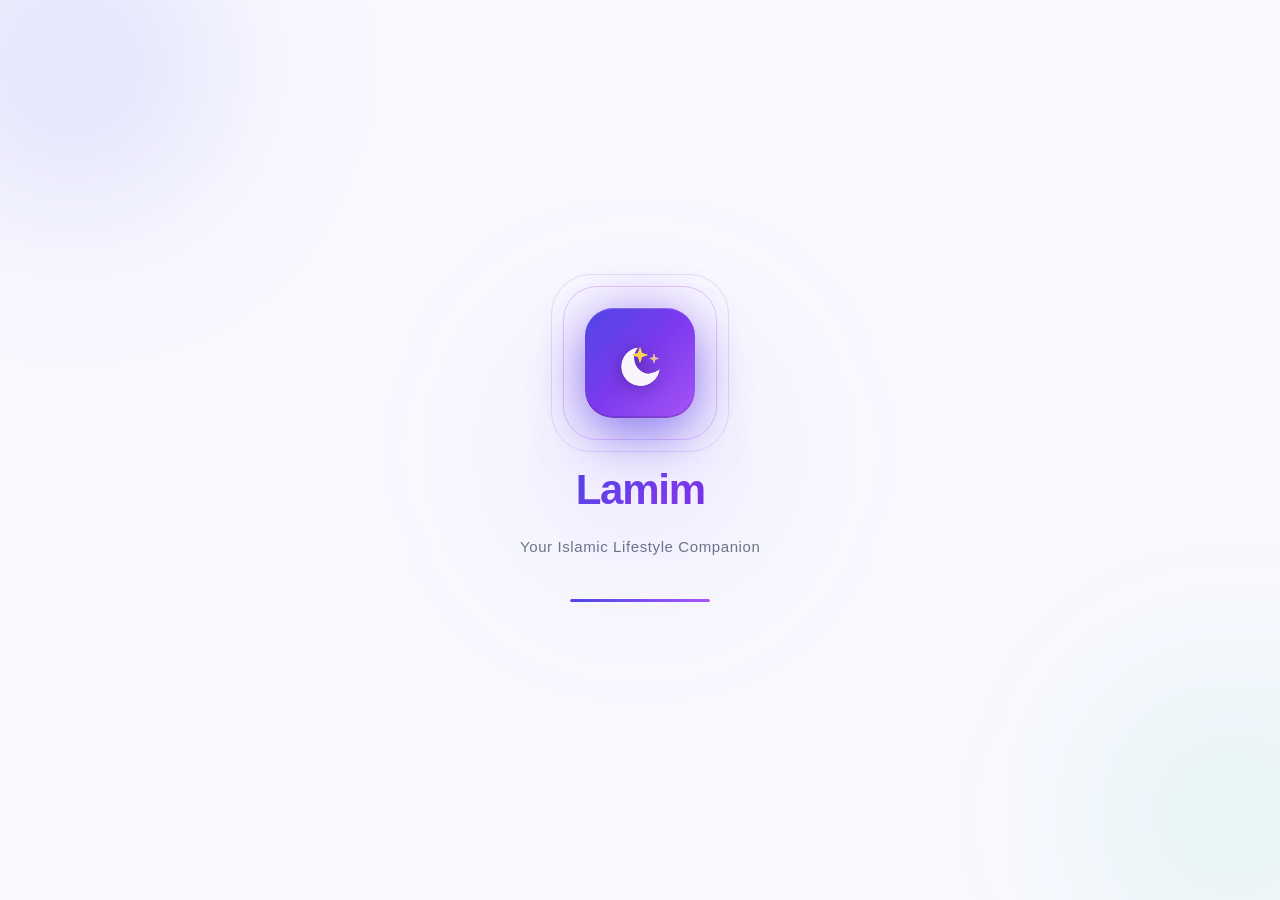
<file: app/index.html>
<!DOCTYPE html>
<html lang="en" data-theme="dark">
<head>
  <meta charset="UTF-8">
  <meta name="viewport" content="width=device-width,initial-scale=1,maximum-scale=1,user-scalable=no,viewport-fit=cover">
  <meta name="theme-color" content="#020408">
  <meta name="description" content="Lamim — Track your salah, dhikr, nafl goals, spiritual progress, gym, career, and halal finance in one offline Islamic lifestyle tracker. No account required.">
  <meta name="robots" content="index, follow">
  <link rel="canonical" href="https://shahriyarcse-arch.github.io/Lamim/">

  <!-- Open Graph -->
  <meta property="og:type" content="website">
  <meta property="og:title" content="Lamim — Islamic Lifestyle Tracker">
  <meta property="og:description" content="Track your salah, dhikr, nafl goals, spiritual progress, gym, career, and halal finance in one offline app.">
  <meta property="og:url" content="https://shahriyarcse-arch.github.io/Lamim/">
  <meta property="og:image" content="assets/icon-512x512.png">
  <meta property="og:site_name" content="Lamim">
  <meta property="og:locale" content="en_US">

  <!-- Twitter Card -->
  <meta name="twitter:card" content="summary_large_image">
  <meta name="twitter:title" content="Lamim — Islamic Lifestyle Tracker">
  <meta name="twitter:description" content="Track your salah, dhikr, nafl goals, spiritual progress, gym, career, and halal finance in one offline app.">
  <meta name="twitter:image" content="assets/icon-512x512.png">

  <!-- Structured Data -->
  <script type="application/ld+json">
  {
    "@context": "https://schema.org",
    "@type": "WebApplication",
    "name": "Lamim",
    "description": "Track your salah, dhikr, nafl goals, spiritual progress, gym, career, and halal finance in one offline Islamic lifestyle tracker.",
    "url": "https://shahriyarcse-arch.github.io/Lamim/",
    "applicationCategory": "LifestyleApplication",
    "operatingSystem": "Any",
    "offers": { "@type": "Offer", "price": "0", "priceCurrency": "USD" },
    "featureList": ["Salah Tracker", "Dhikr Counter", "Nafl Goals", "Spiritual Analysis", "Gym & Diet Tracker", "Career Builder", "Islamic Finance"],
    "screenshot": "assets/icon-512x512.png",
    "softwareVersion": "4.0.0"
  }
  </script>

  <meta name="apple-mobile-web-app-capable" content="yes">
  <meta name="apple-mobile-web-app-status-bar-style" content="black-translucent">
  <meta name="mobile-web-app-capable" content="yes">
  <meta http-equiv="Content-Security-Policy" content="default-src 'self'; script-src 'self' 'unsafe-inline' https://cdn.jsdelivr.net; style-src 'self' 'unsafe-inline' https://fonts.googleapis.com; font-src 'self' https://fonts.gstatic.com; img-src 'self' data: blob:; frame-src 'self' data: blob:; child-src 'self' data: blob:; connect-src 'self' https://ipapi.co https://api.bigdatacloud.net https://open.er-api.com; worker-src 'self';">
  <title>Lamim — Islamic Lifestyle Tracker | Salah, Dhikr, Goals & Finance</title>
  <link rel="preconnect" href="https://fonts.googleapis.com">
  <link rel="preconnect" href="https://fonts.gstatic.com" crossorigin>
  <link rel="preconnect" href="https://ipapi.co">
  <link rel="preconnect" href="https://api.bigdatacloud.net">
  <link rel="preconnect" href="https://open.er-api.com">
  <link rel="stylesheet" href="https://fonts.googleapis.com/css2?family=Plus+Jakarta+Sans:wght@300;400;500;600;700;800&family=Outfit:wght@300;400;500;600;700;800&family=Amiri:ital,wght@0,400;0,700;1,400&display=swap">
  <link rel="manifest" href="manifest.json">
  <link rel="icon" type="image/svg+xml" href="assets/icon.svg">
  <link rel="icon" type="image/png" sizes="32x32" href="assets/icon-32x32.png">
  <link rel="apple-touch-icon" sizes="180x180" href="assets/icon-180x180.png">
  <link rel="stylesheet" href="css/variables.css?v=146">
  <link rel="stylesheet" href="css/base.css?v=5">
  <link rel="stylesheet" href="css/animations.css">
  <link rel="stylesheet" href="css/components.css?v=146">
  <style>#app{animation:page-fade-in .6s cubic-bezier(.22,1,.36,1)}@keyframes page-fade-in{0%{opacity:0;transform:translateY(8px)}to{opacity:1;transform:translateY(0)}}</style>
  <!-- Modularized Page CSS -->
  <link rel="stylesheet" href="css/splash.css?v=1">
  <link rel="stylesheet" href="css/auth.css?v=146">
  <link rel="stylesheet" href="css/salah.css?v=144">
  <link rel="stylesheet" href="css/dhikr-base.css?v=1">
  <link rel="stylesheet" href="css/dhikr-session.css?v=1">
  <link rel="stylesheet" href="css/dhikr-cards.css?v=1">
  <link rel="stylesheet" href="css/dhikr-modal.css?v=1">
  <link rel="stylesheet" href="css/gym.css?v=213">
  <link rel="stylesheet" href="css/career.css?v=213">
  <link rel="stylesheet" href="css/mobile-optimizations.css">
  <link rel="stylesheet" href="css/goals.css?v=143">
  <link rel="stylesheet" href="css/analysis.css">
  <link rel="stylesheet" href="css/profile.css?v=144">
  <link rel="stylesheet" href="css/complete-cinematic-quote-effects.css">

  <link rel="stylesheet" href="css/mini-badges.css">
  <link rel="stylesheet" href="css/animation-engine.css?v=1">
  <link rel="stylesheet" href="css/finance-redesign.css?v=1">
  <link rel="stylesheet" href="css/analysis-intelligence.css?v=1">
  <link rel="stylesheet" href="css/home-dashboard-extra.css?v=1">
  <link rel="stylesheet" href="css/analysis-hub-premium.css?v=1">
  <link rel="stylesheet" href="css/print-styles.css?v=1">
  <link rel="stylesheet" href="css/light-mode-patch.css?v=1">
  <link rel="stylesheet" href="css/finance-modal-enhancements.css?v=1">
<link rel="stylesheet" href="css/finance.css?v=273">
  <link rel="stylesheet" href="css/stats-row.css">
  <link rel="stylesheet" href="css/glass-panel.css">

  <link rel="stylesheet" href="css/health-bars.css">
  <link rel="stylesheet" href="css/activity-log.css">
  <link rel="stylesheet" href="css/profile-premium.css?v=144">

  <!-- Mujahid MUST load last to override all competing rules -->
  <link rel="stylesheet" href="css/mujahid.css?v=143">
  <link rel="stylesheet" href="css/home.css?v=148">
  <link rel="stylesheet" href="css/ui-system.css?v=8">
  <link rel="stylesheet" href="css/responsive.css?v=1">
  <script>
    (function() {
      const saved = localStorage.getItem('lamim_settings');
      let theme = 'light';
      try {
        if (saved && saved !== 'undefined') {
          const parsed = JSON.parse(saved);
          theme = parsed.theme || 'light';
        } else {
          theme = 'light';
        }
      } catch (e) {
        console.warn("Settings parse error, falling back to light theme");
      }
      document.documentElement.setAttribute('data-theme', theme);
      var meta = document.querySelector('meta[name="theme-color"]');
      if (meta) meta.setAttribute('content', theme === 'light' ? '#F1F5F9' : '#020408');
    })();
  </script>
  <script>
    // AUTO CACHE BUSTER — runs once per version to ensure fresh assets
    (function() {
      var APP_BUILD = 'v156';
      var lastBuild = localStorage.getItem('lamim_app_build');
      if (lastBuild !== APP_BUILD) {
        localStorage.setItem('lamim_app_build', APP_BUILD);
        if (lastBuild) {
          // Previous version existed — nuke caches and reload
          if ('caches' in window) {
            caches.keys().then(function(names) {
              names.forEach(function(name) { caches.delete(name); });
            });
          }
          if ('serviceWorker' in navigator) {
            navigator.serviceWorker.getRegistrations().then(function(regs) {
              regs.forEach(function(r) { r.unregister(); });
              window.location.reload(true);
            });
          } else {
            window.location.reload(true);
          }
        }
      }
    })();
  </script>
</head>
<body>
<a class="skip-link" href="#main-content">Skip to main content</a>
<div id="app">

<!-- SPLASH -->
<div class="splash" id="splash" aria-hidden="true">
  <!-- Animated Aurora Background Blobs -->
  <div class="splash-aurora">
    <div class="splash-blob splash-blob-1"></div>
    <div class="splash-blob splash-blob-2"></div>
    <div class="splash-blob splash-blob-3"></div>
  </div>

  <!-- Floating Particles -->
  <div class="splash-particles">
    <div class="splash-particle" style="--x:15%;--y:20%;--d:6s;--s:3px;"></div>
    <div class="splash-particle" style="--x:80%;--y:15%;--d:8s;--s:2px;"></div>
    <div class="splash-particle" style="--x:25%;--y:75%;--d:7s;--s:4px;"></div>
    <div class="splash-particle" style="--x:70%;--y:65%;--d:5s;--s:2px;"></div>
    <div class="splash-particle" style="--x:50%;--y:30%;--d:9s;--s:3px;"></div>
    <div class="splash-particle" style="--x:90%;--y:80%;--d:6s;--s:2px;"></div>
    <div class="splash-particle" style="--x:10%;--y:55%;--d:7s;--s:3px;"></div>
    <div class="splash-particle" style="--x:60%;--y:85%;--d:8s;--s:2px;"></div>
  </div>

  <!-- Main Logo Content -->
  <div class="splash-content">
    <!-- Icon with matching app icon design -->
    <div class="splash-icon-container">
      <div class="splash-icon-glow"></div>
      <div class="splash-icon-orb">
        <svg xmlns="http://www.w3.org/2000/svg" viewBox="0 0 512 512" width="80" height="80">
          <defs>
            <filter id="splash-glow">
              <feGaussianBlur stdDeviation="4" result="coloredBlur"/>
              <feMerge><feMergeNode in="coloredBlur"/><feMergeNode in="SourceGraphic"/></feMerge>
            </filter>
          </defs>
          <path d="M336 344c-70.69 0-128-57.31-128-128 0-31.14 11.23-59.62 30-81.82-74.05 10.55-130 74.2-130 151.82 0 83.95 68.05 152 152 152 77.62 0 141.27-55.95 151.82-130-22.2 18.77-50.68 30-81.82 30z" 
                fill="#ffffff" opacity="0.95" filter="url(#splash-glow)"/>
          <path d="M256 128l16 48 48 16-48 16-16 48-16-48-48-16 48-16z" 
                fill="#fcd34d" filter="url(#splash-glow)"/>
          <path d="M368 180l10 30 30 10-30 10-10 30-10-30-30-10 30-10z" 
                fill="#fde68a" opacity="0.8" filter="url(#splash-glow)"/>
        </svg>
      </div>
      <div class="splash-icon-ring"></div>
      <div class="splash-icon-ring splash-icon-ring-2"></div>
    </div>

    <!-- App Name -->
    <div class="splash-app-name">Lamim</div>

    <!-- Tagline -->
    <div class="splash-tagline">Your Islamic Lifestyle Companion</div>

    <!-- Premium Loading Bar -->
    <div class="splash-loader-wrap">
      <div class="splash-loader"><div class="splash-loader-fill"></div></div>
    </div>
  </div>
</div>


<!-- DHIKR HISTORY MODAL -->
<div class="modal-overlay hidden" id="dhikr-history-modal" onclick="if(event.target===this) Dhikr.hideHistoryModal()">
  <div class="modal dhikr-history-modal">
    <div class="modal-header dhikr-hist-header">
      <h3 class="modal-title">Dhikr History</h3>
      <button class="modal-close" onclick="Dhikr.hideHistoryModal()"></button>
    </div>
    <div class="modal-body dhikr-hist-body" id="dhikr-history-modal-body">
      <!-- Content injected by JS -->
    </div>
  </div>
</div>

<!-- TOAST -->
<div class="toast-container" id="toast-container" role="status" aria-live="polite" aria-atomic="true"></div>

<!-- ======== OFFLINE SETUP ======== -->
<div class="page" id="page-setup">
  <div class="auth-page">
    <div class="auth-card">
      <div class="auth-logo centered-logo">
        <div class="minimal-logo-wrap">
          <svg xmlns="http://www.w3.org/2000/svg" class="premium-svg-logo" viewBox="0 0 512 512"><path d="M336 344c-70.69 0-128-57.31-128-128 0-31.14 11.23-59.62 30-81.82-74.05 10.55-130 74.2-130 151.82 0 83.95 68.05 152 152 152 77.62 0 141.27-55.95 151.82-130-22.2 18.77-50.68 30-81.82 30z" fill="currentColor"/><path d="M256 128l16 48 48 16-48 16-16 48-16-48-48-16 48-16z" fill="#fcd34d"/><path d="M368 180l10 30 30 10-30 10-10 30-10-30-30-10 30-10z" fill="#fde68a" opacity="0.8"/></svg>
        </div>
        <div class="auth-logo-name">Lamim</div>
      </div>
      <!-- Progress dots — 4 steps -->
      <div class="setup-progress-dots">
        <div class="setup-dot active" data-step="1"></div>
        <div class="setup-dot" data-step="2"></div>
        <div class="setup-dot" data-step="3"></div>
        <div class="setup-dot" data-step="4"></div>
      </div>

      <form class="auth-form" id="setup-form">
        <div class="setup-wizard-container">
          <div class="setup-steps-wrapper" id="setup-steps-wrapper" style="transform: translateX(0%);">

            <!-- ══════════════════════════════════════════ -->
            <!-- STEP 1 — Name                             -->
            <!-- Animation: Scale-up fade (calm arrival)  -->
            <!-- ══════════════════════════════════════════ -->
            <div class="setup-step" data-step="1">
              <div class="anim-target" style="text-align:center; padding-top: var(--space-2);">
                <div class="premium-step-icon-wrap step-name">
                  <svg xmlns="http://www.w3.org/2000/svg" width="48" height="48" viewBox="0 0 24 24" fill="none" stroke="currentColor" stroke-width="1.8" stroke-linecap="round" stroke-linejoin="round" class="premium-step-svg">
                    <path d="M18 11V6a2 2 0 0 0-2-2v0a2 2 0 0 0-2 2v5" />
                    <path d="M14 10V4a2 2 0 0 0-2-2v0a2 2 0 0 0-2 2v8" />
                    <path d="M10 10.5V6a2 2 0 0 0-2-2v0a2 2 0 0 0-2 2v8" />
                    <path d="M6 14v-1.5a1.5 1.5 0 0 0-3 0V18a6 6 0 0 0 6 6h4a6 6 0 0 0 6-6v-3a2 2 0 0 0-2-2v0a2 2 0 0 0-2 2" />
                  </svg>
                </div>
                <h1 class="auth-title">What should we call you?</h1>
                <p class="auth-subtitle">Let's personalize your spiritual companion</p>
              </div>

              <div class="input-group" style="margin-top: var(--space-5);">
                <div class="input-with-icon-wrap">
                  <input class="premium-input" type="text" id="setup-name" placeholder="Your name" maxlength="50" autocomplete="name">
                  <span class="input-icon"><svg xmlns="http://www.w3.org/2000/svg" width="20" height="20" viewBox="0 0 24 24" fill="none" stroke="currentColor" stroke-width="2.5" stroke-linecap="round" stroke-linejoin="round"><path d="M19 21v-2a4 4 0 0 0-4-4H9a4 4 0 0 0-4 4v2"/><circle cx="12" cy="7" r="4"/></svg></span>
                </div>
                <div class="field-error" id="setup-name-err"></div>
              </div>

              <div class="setup-actions">
                <button type="button" class="btn-xoss btn-next" onclick="Auth.nextStep(1)">Continue →</button>
              </div>
            </div>

            <!-- ══════════════════════════════════════════ -->
            <!-- STEP 2 — Gender                           -->
            <!-- Animation: Slide-up fade (energetic rise) -->
            <!-- ══════════════════════════════════════════ -->
            <div class="setup-step" data-step="2">
              <div class="anim-target" style="text-align:center; padding-top: var(--space-2);">
                <h1 class="auth-title">Who are you?</h1>
                <p class="auth-subtitle">This personalizes prayer times & greetings</p>
              </div>

              <div class="gender-cards-row anim-target" style="margin-top: var(--space-5);">
                <!-- Male Card -->
                <div class="gender-card-v2 male" id="setup-gender-male" onclick="Auth.setGender('male')">
                  <div class="gcv2-check"></div>
                  <div class="gcv2-icon">
                    <svg xmlns="http://www.w3.org/2000/svg" width="48" height="48" viewBox="0 0 24 24" fill="none" stroke="currentColor" stroke-width="1.8" stroke-linecap="round" stroke-linejoin="round" class="gender-svg">
                      <circle cx="10" cy="14" r="5" />
                      <path d="M19 5h-4M19 5v4M19 5l-5.5 5.5" />
                      <path d="M4 21v-1a4 4 0 0 1 4-4h4a4 4 0 0 1 4 4v1" />
                    </svg>
                  </div>
                  <div class="gcv2-title">Male</div>
                  <div class="gcv2-sub">Brother</div>
                </div>
                <!-- Female Card -->
                <div class="gender-card-v2 female" id="setup-gender-female" onclick="Auth.setGender('female')">
                  <div class="gcv2-check"></div>
                  <div class="gcv2-icon">
                    <svg xmlns="http://www.w3.org/2000/svg" width="48" height="48" viewBox="0 0 24 24" fill="none" stroke="currentColor" stroke-width="1.8" stroke-linecap="round" stroke-linejoin="round" class="gender-svg">
                      <circle cx="12" cy="9" r="5" />
                      <path d="M12 14v6M9 17h6" />
                      <path d="M6 21v-1a4 4 0 0 1 4-4h4a4 4 0 0 1 4 4v1" />
                    </svg>
                  </div>
                  <div class="gcv2-title">Female</div>
                  <div class="gcv2-sub">Sister</div>
                </div>
              </div>

              <div class="setup-actions-row">
                <button type="button" class="btn-xoss btn-secondary" onclick="Auth.prevStep(2)">← Back</button>
                <button type="button" class="btn-xoss btn-next" onclick="Auth.nextStep(2)">Continue →</button>
              </div>
            </div>

            <!-- ══════════════════════════════════════════ -->
            <!-- STEP 3 — Date of Birth                    -->
            <!-- Animation: Slide-right fade               -->
            <!-- ══════════════════════════════════════════ -->
            <!-- STEP 3 — Date of Birth (Custom Drum Picker) -->
            <div class="setup-step" data-step="3">
              <div class="anim-target" style="text-align:center; padding-top: var(--space-2);">
                <div class="premium-step-icon-wrap step-dob">
                  <svg xmlns="http://www.w3.org/2000/svg" width="48" height="48" viewBox="0 0 24 24" fill="none" stroke="currentColor" stroke-width="1.8" stroke-linecap="round" stroke-linejoin="round" class="premium-step-svg">
                    <rect x="3" y="4" width="18" height="18" rx="4" ry="4" />
                    <line x1="16" y1="2" x2="16" y2="6" />
                    <line x1="8" y1="2" x2="8" y2="6" />
                    <line x1="3" y1="10" x2="21" y2="10" />
                    <path d="M12 14a2 2 0 1 0 0 4 2 2 0 0 0 0-4z" />
                  </svg>
                </div>
                <h1 class="auth-title">When were you born?</h1>
                <p class="auth-subtitle">Scroll to select · Optional</p>
              </div>

              <!-- Drum Picker Shell -->
              <div class="dob-drum-shell anim-target" style="margin-top: var(--space-5);">
                <div class="dob-sel-bar"></div>
                <div class="dob-drum-col" id="dob-col-d"></div>
                <div class="dob-drum-sep">/</div>
                <div class="dob-drum-col" id="dob-col-m"></div>
                <div class="dob-drum-sep">/</div>
                <div class="dob-drum-col dob-drum-col-wide" id="dob-col-y"></div>
              </div>
              <div class="dob-drum-labels anim-target">
                <span>Day</span><span></span><span>Month</span><span></span><span>Year</span>
              </div>
              <input type="hidden" id="setup-dob" value="">

              <div class="setup-actions-row">
                <button type="button" class="btn-xoss btn-secondary" onclick="Auth.prevStep(3)">← Back</button>
                <button type="button" class="btn-xoss btn-next" onclick="Auth.nextStep(3)">Continue →</button>
              </div>
            </div>

            <!-- ══════════════════════════════════════════ -->
            <!-- STEP 4 — Location                         -->
            <!-- Animation: Slide-up fade (final reveal)   -->
            <!-- ══════════════════════════════════════════ -->
            <div class="setup-step" data-step="4">
              <div class="anim-target" style="text-align:center; padding-top: var(--space-2);">
                <div class="premium-step-icon-wrap step-loc">
                  <div class="radar-scan-bg"></div>
                  <svg xmlns="http://www.w3.org/2000/svg" width="48" height="48" viewBox="0 0 24 24" fill="none" stroke="currentColor" stroke-width="1.8" stroke-linecap="round" stroke-linejoin="round" class="premium-step-svg">
                    <path d="M21 10c0 7-9 13-9 13s-9-6-9-13a9 9 0 0 1 18 0z" />
                    <circle cx="12" cy="10" r="3" />
                  </svg>
                </div>
                <h1 class="auth-title">Almost there!</h1>
                <p class="auth-subtitle">Your location calculates exact prayer times</p>
              </div>

              <!-- Pulsing Radar Detect Button -->
              <div class="loc-detect-wrap anim-target" id="location-detector-panel" style="margin-top: var(--space-5);">
                <button type="button" class="loc-detect-btn premium" id="setup-btn-detect" onclick="Auth.detectLocation(event)">
                  <div class="loc-radar-ring"></div>
                  <div class="loc-radar-ring" style="animation-delay:0.6s"></div>
                  <svg xmlns="http://www.w3.org/2000/svg" width="22" height="22" viewBox="0 0 24 24" fill="none" stroke="currentColor" stroke-width="2.5" stroke-linecap="round" stroke-linejoin="round" id="setup-detect-icon" class="detect-icon loc-btn-icon"><circle cx="12" cy="12" r="10"/><circle cx="12" cy="12" r="3"/><line x1="12" y1="1" x2="12" y2="3"/><line x1="12" y1="21" x2="12" y2="23"/><line x1="1" y1="12" x2="3" y2="12"/><line x1="21" y1="12" x2="23" y2="12"/></svg>
                  <span>Auto-Detect My Location</span>
                </button>
                <p class="location-status-text" id="setup-location-status">Tap to detect your GPS coordinates</p>
              </div>

              <!-- Coordinate Cards -->
              <div class="coord-cards-row anim-target">
                <div class="coord-card premium">
                  <div class="coord-card-label">
                    <svg xmlns="http://www.w3.org/2000/svg" width="14" height="14" viewBox="0 0 24 24" fill="none" stroke="currentColor" stroke-width="2.5" stroke-linecap="round" stroke-linejoin="round"><circle cx="12" cy="12" r="10"/><line x1="22" y1="12" x2="18" y2="12"/><line x1="6" y1="12" x2="2" y2="12"/><line x1="12" y1="6" x2="12" y2="2"/><line x1="12" y1="22" x2="12" y2="18"/></svg>
                    Latitude
                  </div>
                  <input class="coord-card-input" type="number" id="setup-lat" step="any" placeholder="0.0000">
                </div>
                <div class="coord-card premium">
                  <div class="coord-card-label">
                    <svg xmlns="http://www.w3.org/2000/svg" width="14" height="14" viewBox="0 0 24 24" fill="none" stroke="currentColor" stroke-width="2.5" stroke-linecap="round" stroke-linejoin="round"><circle cx="12" cy="12" r="10"/><path d="M12 2a15.3 15.3 0 0 1 4 10 15.3 15.3 0 0 1-4 10 15.3 15.3 0 0 1-4-10 15.3 15.3 0 0 1 4-10z"/><path d="M2 12h20"/></svg>
                    Longitude
                  </div>
                  <input class="coord-card-input" type="number" id="setup-lng" step="any" placeholder="0.0000">
                </div>
              </div>
              <div class="field-error" id="setup-loc-err"></div>

              <div class="setup-actions-row">
                <button type="button" class="btn-xoss btn-secondary" onclick="Auth.prevStep(4)">← Back</button>
                <button type="button" class="btn-xoss purple-btn-xoss" id="setup-finish-btn" onclick="Auth.submitSetup()">
                  <svg xmlns="http://www.w3.org/2000/svg" width="18" height="18" viewBox="0 0 24 24" fill="none" stroke="currentColor" stroke-width="2.5" stroke-linecap="round" stroke-linejoin="round" style="margin-right: 8px;"><path d="m22 2-7 20-4-9-9-4Z"/><path d="M22 2 11 13"/></svg>
                  Start Journey
                </button>
              </div>
            </div>

          </div>
        </div>
      </form>
      <div class="auth-footer mt-4" style="color:var(--color-text-muted);font-size:12px;text-align:center;">All data is saved locally on your device. No internet required.</div>
    </div>
  </div>
</div>

<!-- ======== DASHBOARD SHELL ======== -->
<div class="page" id="page-dashboard">
<div class="dashboard-layout">

  <!-- Sidebar -->
  <nav class="sidebar" id="sidebar" aria-label="Main navigation">
    <div class="sidebar-logo"><div class="sidebar-logo-icon"><svg xmlns="http://www.w3.org/2000/svg" style="width:22px;height:22px;filter:drop-shadow(0 2px 4px rgba(0,0,0,0.3))" viewBox="0 0 512 512"><path d="M336 344c-70.69 0-128-57.31-128-128 0-31.14 11.23-59.62 30-81.82-74.05 10.55-130 74.2-130 151.82 0 83.95 68.05 152 152 152 77.62 0 141.27-55.95 151.82-130-22.2 18.77-50.68 30-81.82 30z" fill="#ffffff" opacity="0.95"/><path d="M256 128l16 48 48 16-48 16-16 48-16-48-48-16 48-16z" fill="#fcd34d"/><path d="M368 180l10 30 30 10-30 10-10 30-10-30-30-10 30-10z" fill="#fde68a" opacity="0.8"/></svg></div><div class="sidebar-logo-text">Lamim</div></div>
<div class="sidebar-nav">
       <div class="nav-item active" data-section="home"><span class="nav-icon"><svg xmlns="http://www.w3.org/2000/svg" width="20" height="20" viewBox="0 0 24 24" fill="none" stroke="currentColor" stroke-width="2" stroke-linecap="round" stroke-linejoin="round"><path d="M3 9l9-7 9 7v11a2 2 0 0 1-2 2H5a2 2 0 0 1-2-2z"/><polyline points="9 22 9 12 15 12 15 22"/></svg></span><span class="nav-label">Home</span></div>
       <div class="nav-item" data-section="salah"><span class="nav-icon"><svg xmlns="http://www.w3.org/2000/svg" width="20" height="20" viewBox="0 0 24 24" fill="none" stroke="currentColor" stroke-width="2" stroke-linecap="round" stroke-linejoin="round"><path d="M12 2c-4 0-7 4-7 9v11h14V11c0-5-3-9-7-9z"/><path d="M9 22v-5a3 3 0 0 1 6 0v5"/></svg></span><span class="nav-label">Salah Tracker</span></div>
      <div class="nav-item" data-section="dhikr"><span class="nav-icon"><svg xmlns="http://www.w3.org/2000/svg" width="20" height="20" viewBox="0 0 24 24" fill="none" stroke="currentColor" stroke-width="2" stroke-linecap="round" stroke-linejoin="round"><circle cx="12" cy="12" r="3"/><circle cx="12" cy="5" r="2"/><circle cx="17" cy="7" r="2"/><circle cx="19" cy="12" r="2"/><circle cx="17" cy="17" r="2"/><circle cx="12" cy="19" r="2"/><circle cx="7" cy="17" r="2"/><circle cx="5" cy="12" r="2"/><circle cx="7" cy="7" r="2"/></svg></span><span class="nav-label">Dhikr Counter</span></div>
      <div class="nav-item" data-section="nafl"><span class="nav-icon"><svg xmlns="http://www.w3.org/2000/svg" width="20" height="20" viewBox="0 0 24 24" fill="none" stroke="currentColor" stroke-width="2" stroke-linecap="round" stroke-linejoin="round"><path d="M12 3a6 6 0 0 0 9 9 9 9 0 1 1-9-9Z"/><path d="M19 3v4M17 5h4"/></svg></span><span class="nav-label">Nafl Salah</span></div>
      <div class="nav-item" data-section="mujahid"><span class="nav-icon"><svg xmlns="http://www.w3.org/2000/svg" width="20" height="20" viewBox="0 0 24 24" fill="none" stroke="currentColor" stroke-width="2" stroke-linecap="round" stroke-linejoin="round"><path d="M12 22s8-4 8-10V5l-8-3-8 3v7c0 6 8 10 8 10z"/><path d="m9 11 2 2 4-4"/></svg></span><span class="nav-label">Mujahid</span></div>
      <div class="nav-item" data-section="finance"><span class="nav-icon"><svg xmlns="http://www.w3.org/2000/svg" width="20" height="20" viewBox="0 0 24 24" fill="none" stroke="currentColor" stroke-width="2" stroke-linecap="round" stroke-linejoin="round"><rect x="2" y="5" width="20" height="14" rx="2"/><line x1="2" y1="10" x2="22" y2="10"/></svg></span><span class="nav-label">Islamic Finance</span></div>
      <div class="nav-item" data-section="analysis"><span class="nav-icon"><svg xmlns="http://www.w3.org/2000/svg" width="20" height="20" viewBox="0 0 24 24" fill="none" stroke="currentColor" stroke-width="2" stroke-linecap="round" stroke-linejoin="round"><line x1="18" y1="20" x2="18" y2="10"/><line x1="12" y1="20" x2="12" y2="4"/><line x1="6" y1="20" x2="6" y2="14"/></svg></span><span class="nav-label">Analysis</span></div>
      <div class="nav-item" data-section="gym"><span class="nav-icon"><svg xmlns="http://www.w3.org/2000/svg" width="20" height="20" viewBox="0 0 24 24" fill="none" stroke="currentColor" stroke-width="2" stroke-linecap="round" stroke-linejoin="round"><path d="M18 20V4M6 20V4M2 8h4M18 8h4M2 16h4M18 16h4M6 12h12"/></svg></span><span class="nav-label">Gym Tracker</span></div>
      <div class="nav-item" data-section="career"><span class="nav-icon"><svg xmlns="http://www.w3.org/2000/svg" width="20" height="20" viewBox="0 0 24 24" fill="none" stroke="currentColor" stroke-width="2" stroke-linecap="round" stroke-linejoin="round"><path d="M22 19a2 2 0 0 1-2 2H4a2 2 0 0 1-2-2V5a2 2 0 0 1 2-2h5l2 3h9a2 2 0 0 1 2 2z"/><path d="M12 11v6M9 14h6"/></svg></span><span class="nav-label">Career Builder</span></div>
      <div class="nav-item" data-section="profile"><span class="nav-icon"><svg xmlns="http://www.w3.org/2000/svg" width="20" height="20" viewBox="0 0 24 24" fill="none" stroke="currentColor" stroke-width="2" stroke-linecap="round" stroke-linejoin="round"><path d="M12.22 2h-.44a2 2 0 0 0-2 2v.18a2 2 0 0 1-1 1.73l-.43.25a2 2 0 0 1-2 0l-.15-.08a2 2 0 0 0-2.73.73l-.22.38a2 2 0 0 0 .73 2.73l.15.1a2 2 0 0 1 1 1.72v.51a2 2 0 0 1-1 1.74l-.15.09a2 2 0 0 0-.73 2.73l.22.38a2 2 0 0 0 2.73.73l.15-.08a2 2 0 0 1 2 0l.43.25a2 2 0 0 1 1 1.73V20a2 2 0 0 0 2 2h.44a2 2 0 0 0 2-2v-.18a2 2 0 0 1 1-1.73l.43-.25a2 2 0 0 1 2 0l.15.08a2 2 0 0 0 2.73-.73l.22-.39a2 2 0 0 0-.73-2.73l-.15-.08a2 2 0 0 1-1-1.74v-.5a2 2 0 0 1 1-1.74l.15-.09a2 2 0 0 0 .73-2.73l-.22-.38a2 2 0 0 0-2.73-.73l-.15.08a2 2 0 0 1-2 0l-.43-.25a2 2 0 0 1-1-1.73V4a2 2 0 0 0-2-2z"/><circle cx="12" cy="12" r="3"/></svg></span><span class="nav-label">Profile</span></div>

    </div>
    <div class="sidebar-footer">
      <a class="nav-item" href="../index.html"><span class="nav-icon"><svg xmlns="http://www.w3.org/2000/svg" width="20" height="20" viewBox="0 0 24 24" fill="none" stroke="currentColor" stroke-width="2" stroke-linecap="round" stroke-linejoin="round"><path d="M3 9l9-7 9 7v11a2 2 0 0 1-2 2H5a2 2 0 0 1-2-2z"/><polyline points="9 22 9 12 15 12 15 22"/></svg></span><span class="nav-label">Landing</span></a>
      <div class="nav-item" onclick="Auth.logout()"><span class="nav-icon"><svg xmlns="http://www.w3.org/2000/svg" width="20" height="20" viewBox="0 0 24 24" fill="none" stroke="currentColor" stroke-width="2" stroke-linecap="round" stroke-linejoin="round"><path d="M9 21H5a2 2 0 0 1-2-2V5a2 2 0 0 1 2-2h4"/><polyline points="16 17 21 12 16 7"/><line x1="21" y1="12" x2="9" y2="12"/></svg></span><span class="nav-label">Logout</span></div>
    </div>
  </nav>
  <div class="sidebar-overlay" id="sidebar-overlay"></div>

  <!-- Main Content -->
  <main class="main-content" id="main-content" tabindex="-1">
  <h1 class="sr-only">Lamim — Spiritual Companion</h1>

    <!-- Topbar (mobile — dashboard only) -->
    <div class="topbar" id="topbar">
      <!-- Animated Hamburger -->
      <button class="topbar-hamburger" id="sidebar-toggle" aria-label="Menu">
        <span class="hamburger-line"></span>
        <span class="hamburger-line"></span>
        <span class="hamburger-line"></span>
      </button>
      
      <!-- Center Brand with Signature 3D Ribbon Logo -->
      <div class="topbar-brand">
        <img src="assets/logo-mark.png" alt="Lamim Logo" style="height:20px; width:auto; object-fit:contain;">
        <span class="topbar-brand-name">lam<span class="i-green-dot">&#305;</span>m</span>
      </div>

      <!-- Actions: Theme Toggle + Avatar -->
      <div class="topbar-actions">
        <button class="topbar-theme-toggle" onclick="Profile.toggleTheme()" title="Toggle Theme" aria-label="Toggle theme">
          <div class="theme-toggle-track">
            <span class="theme-icon theme-icon-sun">️</span>
            <span class="theme-icon theme-icon-moon"></span>
            <div class="theme-toggle-thumb"></div>
          </div>
        </button>
        <div class="avatar" id="topbar-avatar" style="cursor:pointer" onclick="App.navigateTo('profile')">?</div>
      </div>
    </div>
 
    <!-- ===== HOME PAGE (Full Screen Large) ===== -->
    <section class="section-panel active" id="section-home">
      <!-- Dynamic Aurora Background for Home -->
      <div class="home-aurora-bg" aria-hidden="true">
        <div class="aurora-blob aurora-1"></div>
        <div class="aurora-blob aurora-2"></div>
      </div>
      
      <div class="home-container bento-grid">
        
        <!-- Premium Header: Greeting & Spirit Orb -->
        <div class="bento-item bento-full home-hero-card glass-card">
          <div class="home-hero-content">
            <div class="home-greeting-wrap">
              <h2 class="home-greeting" id="home-greeting">Welcome</h2>
              <div class="home-date" id="home-date">Loading...</div>
              <div class="home-hijri-date" id="home-hijri-date"></div>
            </div>
            
            <div class="home-spirit-orb-container" onclick="App.navigateTo('analysis')">
              <div class="home-spirit-score-inner">
                <span id="home-spirit-score" class="cinematic-num">0</span>
                <span class="spirit-label">Spirit</span>
              </div>
            </div>
          </div>
        </div>

        <!-- Next Prayer Countdown Card -->
        <div class="bento-item bento-full home-next-prayer-card glass-card" id="home-next-prayer" style="display:none">
          <div class="next-prayer-header">
            <span class="next-prayer-label">
              <span class="pulse-dot"></span> Next Prayer
            </span>
            <span class="next-prayer-name" id="home-next-prayer-name">--</span>
          </div>
          <div class="next-prayer-countdown-wrap">
            <div class="next-prayer-time" id="home-next-prayer-time">--:--</div>
            <div class="next-prayer-countdown cinematic-num" id="home-next-prayer-countdown">00:00:00</div>
          </div>
        </div>

        <!-- Bento Row: Dhikr & Streak -->
        <div class="bento-row">
          <!-- Bento Card 1: Dhikr -->
          <div class="bento-item bento-half glass-card insight-card bento-hover">
            <div class="insight-box-modern">
              <span class="insight-icon" style="color:var(--color-accent-teal, #14b8a6); background:color-mix(in srgb, var(--color-accent-teal, #14b8a6) 10%, transparent)">
                <svg xmlns="http://www.w3.org/2000/svg" width="18" height="18" viewBox="0 0 24 24" fill="none" stroke="currentColor" stroke-width="2.2" stroke-linecap="round" stroke-linejoin="round"><circle cx="12" cy="12" r="3"/><circle cx="12" cy="5" r="2"/><circle cx="17" cy="7" r="2"/><circle cx="19" cy="12" r="2"/><circle cx="17" cy="17" r="2"/><circle cx="12" cy="19" r="2"/><circle cx="7" cy="17" r="2"/><circle cx="5" cy="12" r="2"/><circle cx="7" cy="7" r="2"/></svg>
              </span>
              <div class="insight-data">
                <span class="insight-value cinematic-num" id="home-insight-dhikr">0</span>
                <span class="insight-label">Dhikr Today</span>
              </div>
            </div>
          </div>

          <!-- Bento Card 2: Streak -->
          <div class="bento-item bento-half glass-card insight-card bento-hover">
            <div class="insight-box-modern">
              <span class="insight-icon" style="color:var(--color-accent-orange, #f97316); background:color-mix(in srgb, var(--color-accent-orange, #f97316) 10%, transparent)">
                <svg xmlns="http://www.w3.org/2000/svg" width="18" height="18" viewBox="0 0 24 24" fill="none" stroke="currentColor" stroke-width="2.2" stroke-linecap="round" stroke-linejoin="round"><path d="M8.5 14.5A2.5 2.5 0 0 0 11 12c0-1.38-.5-2-1-3-1.072-2.143-.224-4.054 2-6 .5 2.5 2 4.9 4 6.5 2 1.6 3 3.5 3 5.5a7 7 0 1 1-14 0c0-1.153.433-2.294 1-3a2.5 2.5 0 0 0 2.5 2.5z"/></svg>
              </span>
              <div class="insight-data">
                <span class="insight-value cinematic-num" id="home-insight-streak">0</span>
                <span class="insight-label">Day Streak</span>
              </div>
            </div>
          </div>
        </div>

        <!-- Today's Salah Timeline (Interactive) -->
        <div class="bento-item bento-full home-salah-timeline-card glass-card">
          <div class="card-header-flex">
            <h3 class="card-title-sm">Today's Salah</h3>
            <span class="salah-count-badge cinematic-num" id="home-salah-count-badge">0/5</span>
          </div>
          
          <div class="home-timeline-container" id="home-salah-timeline">
            <!-- Rendered by JS -->
          </div>
        </div>

        <!-- Daily Inspiration Card (New Feature to fill screen beautifully) -->
        <div class="bento-item bento-full home-quote-card glass-card">
          <div class="quote-header">
            <span class="quote-badge">
              <svg xmlns="http://www.w3.org/2000/svg" width="13" height="13" viewBox="0 0 24 24" fill="none" stroke="currentColor" stroke-width="2.5" stroke-linecap="round" stroke-linejoin="round" style="margin-right: 6px; vertical-align: middle; position: relative; top: -1px;"><path d="M4 19.5v-15A2.5 2.5 0 0 1 6.5 2H20v20H6.5a2.5 2.5 0 0 1-2.5-2.5Z"/><path d="M6 6h10M6 10h10"/></svg>
              Verse of the Day
            </span>
          </div>
          <div class="quote-body">
            <p class="quote-arabic" id="home-quote-arabic">...</p>
            <p class="quote-translation" id="home-quote-translation">...</p>
          </div>
        </div>
        
      </div>
    </section>

    <!-- Section Topbar (non-home sections on mobile — PREMIUM) -->
    <div class="topbar topbar-section" id="topbar-section" style="display:none">
      <!-- Animated Hamburger (same as home) -->
      <button class="topbar-hamburger" id="sidebar-toggle-section" aria-label="Menu">
        <span class="hamburger-line"></span>
        <span class="hamburger-line"></span>
        <span class="hamburger-line"></span>
      </button>

      <!-- Center: Section Title with gradient -->
      <div class="topbar-brand">
        <span class="topbar-section-title" id="topbar-section-title"></span>
      </div>

      <!-- Actions: Theme Toggle + Avatar (same as home) -->
      <div class="topbar-actions">
        <button class="topbar-theme-toggle" onclick="Profile.toggleTheme()" title="Toggle Theme" aria-label="Toggle theme">
          <div class="theme-toggle-track">
            <span class="theme-icon theme-icon-sun">️</span>
            <span class="theme-icon theme-icon-moon"></span>
            <div class="theme-toggle-thumb"></div>
          </div>
        </button>
        <div class="avatar" id="topbar-avatar-section" style="cursor:pointer" onclick="App.navigateTo('profile')">?</div>
      </div>
    </div>


    <!-- ===== SALAH (Redesigned) ===== -->
    <section class="section-panel" id="section-salah">
      <div class="section-header">
        <h2 class="section-title"><span class="icon"><svg xmlns="http://www.w3.org/2000/svg" width="28" height="28" viewBox="0 0 24 24" fill="none" stroke="currentColor" stroke-width="2.5" stroke-linecap="round" stroke-linejoin="round" style="color:var(--color-accent-gold)"><path d="M12 2c-4 0-7 4-7 9v11h14V11c0-5-3-9-7-9z"/><path d="M9 22v-5a3 3 0 0 1 6 0v5"/></svg></span>Salah Tracker</h2>
        <div class="flex gap-2" style="align-items:center">
          <button class="section-settings-btn" onclick="Salah.resetToday()" title="Reset Today's Salah">
            <svg xmlns="http://www.w3.org/2000/svg" viewBox="0 0 24 24" fill="none" stroke="currentColor" stroke-width="2" stroke-linecap="round" stroke-linejoin="round"><path d="M12.22 2h-.44a2 2 0 0 0-2 2v.18a2 2 0 0 1-1 1.73l-.43.25a2 2 0 0 1-2 0l-.15-.08a2 2 0 0 0-2.73.73l-.22.38a2 2 0 0 0 .73 2.73l.15.1a2 2 0 0 1 1 1.72v.51a2 2 0 0 1-1 1.74l-.15.09a2 2 0 0 0-.73 2.73l.22.38a2 2 0 0 0 2.73.73l.15-.08a2 2 0 0 1 2 0l.43.25a2 2 0 0 1 1 1.73V20a2 2 0 0 0 2 2h.44a2 2 0 0 0 2-2v-.18a2 2 0 0 1 1-1.73l.43-.25a2 2 0 0 1 2 0l.15.08a2 2 0 0 0 2.73-.73l.22-.39a2 2 0 0 0-.73-2.73l-.15-.08a2 2 0 0 1-1-1.74v-.5a2 2 0 0 1 1-1.74l.15-.09a2 2 0 0 0 .73-2.73l-.22-.38a2 2 0 0 0-2.73-.73l-.15.08a2 2 0 0 1-2 0l-.43-.25a2 2 0 0 1-1-1.73V4a2 2 0 0 0-2-2z"></path><circle cx="12" cy="12" r="3"></circle></svg>
          </button>
          <div class="salah-date-nav-modern" style="display: flex; align-items: center; gap: 4px; background: linear-gradient(135deg, rgba(245,158,11,0.10), rgba(217,119,6,0.08)); border: 1px solid rgba(245,158,11,0.22); border-radius: 22px; padding: 4px; box-shadow: 0 6px 18px -10px rgba(245,158,11,0.5), inset 0 1px 0 rgba(255,255,255,0.04); backdrop-filter: blur(10px);">
            <button class="btn btn-icon-sm" id="salah-prev-day" style="color: var(--color-accent-gold, #f59e0b); width: 32px; height: 32px; border-radius: 50%; display:flex; align-items:center; justify-content:center; background: rgba(255,255,255,0.04); transition: background 0.25s, transform 0.2s, color 0.25s;" onmouseover="this.style.background='rgba(245,158,11,0.18)';this.style.transform='scale(1.08)'" onmouseout="this.style.background='rgba(255,255,255,0.04)';this.style.transform='scale(1)'">
              <svg xmlns="http://www.w3.org/2000/svg" width="16" height="16" viewBox="0 0 24 24" fill="none" stroke="currentColor" stroke-width="2.5"><path d="m15 18-6-6 6-6"/></svg>
            </button>
            <div style="display:flex;flex-direction:column;align-items:center;min-width:78px;padding:0 6px;">
              <span id="salah-date-label" style="color: var(--color-text-primary); font-size: 13px; font-weight: 800; letter-spacing:-0.01em; line-height:1.1;">Today</span>
              <span id="salah-date-sub" style="font-size:9px; font-weight:600; letter-spacing:0.5px; text-transform:uppercase; color: var(--color-accent-gold, #f59e0b); opacity:0.75; line-height:1.1;"></span>
            </div>
            <button class="btn btn-icon-sm" id="salah-next-day" style="color: var(--color-accent-gold, #f59e0b); width: 32px; height: 32px; border-radius: 50%; display:flex; align-items:center; justify-content:center; background: rgba(255,255,255,0.04); transition: background 0.25s, transform 0.2s, color 0.25s;" onmouseover="this.style.background='rgba(245,158,11,0.18)';this.style.transform='scale(1.08)'" onmouseout="this.style.background='rgba(255,255,255,0.04)';this.style.transform='scale(1)'">
              <svg xmlns="http://www.w3.org/2000/svg" width="16" height="16" viewBox="0 0 24 24" fill="none" stroke="currentColor" stroke-width="2.5"><path d="m9 18 6-6-6-6"/></svg>
            </button>
          </div>
        </div>
      </div>

      <!-- Prayer Times Row -->
      <div id="salah-times-row" class="prayer-times-row"></div>
      <div id="salah-location-notice" class="location-notice" hidden></div>

      <!-- Stats -->
      <div id="salah-stats"></div>

      <!-- Prayer Cards -->
      <div id="salah-cards"></div>

      <!-- Calendar -->
      <div class="card mt-4">
        <div class="card-header">
          <div class="card-title"> Monthly Calendar</div>
          <button class="btn btn-sm btn-secondary" onclick="Salah.exportPDF()"> Export PDF</button>
        </div>
        <div id="salah-calendar" class="salah-calendar"></div>
        <div style="display:flex;gap:var(--space-4);margin-top:var(--space-3);flex-wrap:wrap">
          <div style="display:flex;align-items:center;gap:4px;font-size:var(--text-xs);color:var(--color-text-secondary);font-weight:700;"><div style="width:10px;height:10px;border-radius:3px;background:#10b981"></div>All 5</div>
          <div style="display:flex;align-items:center;gap:4px;font-size:var(--text-xs);color:var(--color-text-secondary);font-weight:700;"><div style="width:10px;height:10px;border-radius:3px;background:#38bdf8"></div>3-4</div>
          <div style="display:flex;align-items:center;gap:4px;font-size:var(--text-xs);color:var(--color-text-secondary);font-weight:700;"><div style="width:10px;height:10px;border-radius:3px;background:#fbbf24"></div>1-2</div>
          <div style="display:flex;align-items:center;gap:4px;font-size:var(--text-xs);color:var(--color-text-secondary);font-weight:700;"><div style="width:10px;height:10px;border-radius:3px;background:#f87171"></div>None</div>
        </div>
        
        <!-- Premium Calendar Tooltip (Hidden by default) -->
        <div id="salah-cal-tooltip" class="salah-cal-tooltip hidden"></div>
      </div>
    </section>

    <!-- ===== DHIKR ===== -->
    <section class="section-panel" id="section-dhikr">
      <div class="section-header" style="padding-bottom:var(--space-2)">
        <h2 class="section-title salah-shimmer-text" style="font-size:var(--text-lg)"><span class="icon" style="width:22px;height:22px"><svg xmlns="http://www.w3.org/2000/svg" width="22" height="22" viewBox="0 0 24 24" fill="none" stroke="currentColor" stroke-width="2.5" stroke-linecap="round" stroke-linejoin="round" style="color:var(--color-accent-teal)"><g style="transform-origin: center"><animateTransform attributeName="transform" type="rotate" values="0; 360" dur="8s" repeatCount="indefinite"/><circle cx="12" cy="4" r="2"><animate attributeName="r" values="2;3;2" dur="1s" repeatCount="indefinite"/></circle><circle cx="18" cy="8" r="2"><animate attributeName="r" values="2;3;2" dur="1s" begin="0.2s" repeatCount="indefinite"/></circle><circle cx="20" cy="15" r="2"><animate attributeName="r" values="2;3;2" dur="1s" begin="0.4s" repeatCount="indefinite"/></circle><circle cx="15" cy="20" r="2"><animate attributeName="r" values="2;3;2" dur="1s" begin="0.6s" repeatCount="indefinite"/></circle><circle cx="8" cy="20" r="2"><animate attributeName="r" values="2;3;2" dur="1s" begin="0.8s" repeatCount="indefinite"/></circle><circle cx="4" cy="15" r="2"><animate attributeName="r" values="2;3;2" dur="1s" begin="1s" repeatCount="indefinite"/></circle><circle cx="6" cy="8" r="2"><animate attributeName="r" values="2;3;2" dur="1s" begin="1.2s" repeatCount="indefinite"/></circle></g></svg></span>Dhikr</h2>
        <button class="section-settings-btn" onclick="Dhikr.resetToday()" title="Reset Today's Dhikr">
          <svg xmlns="http://www.w3.org/2000/svg" viewBox="0 0 24 24" fill="none" stroke="currentColor" stroke-width="2" stroke-linecap="round" stroke-linejoin="round"><path d="M12.22 2h-.44a2 2 0 0 0-2 2v.18a2 2 0 0 1-1 1.73l-.43.25a2 2 0 0 1-2 0l-.15-.08a2 2 0 0 0-2.73.73l-.22.38a2 2 0 0 0 .73 2.73l.15.1a2 2 0 0 1 1 1.72v.51a2 2 0 0 1-1 1.74l-.15.09a2 2 0 0 0-.73 2.73l.22.38a2 2 0 0 0 2.73.73l.15-.08a2 2 0 0 1 2 0l.43.25a2 2 0 0 1 1 1.73V20a2 2 0 0 0 2 2h.44a2 2 0 0 0 2-2v-.18a2 2 0 0 1 1-1.73l.43-.25a2 2 0 0 1 2 0l.15.08a2 2 0 0 0 2.73-.73l.22-.39a2 2 0 0 0-.73-2.73l-.15-.08a2 2 0 0 1-1-1.74v-.5a2 2 0 0 1 1-1.74l.15-.09a2 2 0 0 0 .73-2.73l-.22-.38a2 2 0 0 0-2.73-.73l-.15.08a2 2 0 0 1-2 0l-.43-.25a2 2 0 0 1-1-1.73V4a2 2 0 0 0-2-2z"></path><circle cx="12" cy="12" r="3"></circle></svg>
        </button>
      </div>

      <!-- HERO: Tap Area -->
      <div class="dhikr-hero-section">
        
        <!-- Hadith Marquee -->
        <div class="dhikr-marquee-wrap">
          <div class="dhikr-marquee">
            <span class="dhikr-hadith-text"></span>
            <span class="dhikr-hadith-text" aria-hidden="true"></span>
          </div>
        </div>
        
        <div class="dhikr-action-row" style="margin-top: 2rem;">
          <button class="dhikr-side-btn dhikr-undo-btn" onclick="Dhikr.undo()">
            <svg xmlns="http://www.w3.org/2000/svg" width="20" height="20" viewBox="0 0 24 24" fill="none" stroke="currentColor" stroke-width="2" stroke-linecap="round" stroke-linejoin="round"><path d="M3 7v6h6"/><path d="M21 17a9 9 0 0 0-9-9 9 9 0 0 0-6 2.3L3 13"/></svg>
          </button>
          
          <div class="dhikr-tap-area">
            <button class="dhikr-main-tap-btn" id="dhikr-tap-btn" onclick="Dhikr.tap()">
              <div class="tap-wave wave-1"></div>
              <div class="tap-wave wave-2"></div>
              <div class="tap-ripple" id="tap-ripple"></div>
              <span class="dhikr-tap-count" id="dhikr-tap-count">0</span>
            </button>
          </div>
          
          <button class="dhikr-side-btn dhikr-reset-btn" onclick="Dhikr.reset()">
            <svg xmlns="http://www.w3.org/2000/svg" width="20" height="20" viewBox="0 0 24 24" fill="none" stroke="currentColor" stroke-width="2" stroke-linecap="round" stroke-linejoin="round"><path d="M3 12a9 9 0 1 0 9-9 9.75 9.75 0 0 0-6.74 2.74L3 8"/><path d="M3 3v5h5"/></svg>
          </button>
        </div>
        
        <div class="dhikr-current-info" id="dhikr-current-info"></div>
        <div class="dhikr-beads-container" id="dhikr-beads-container"></div>
      </div>

      <!-- Horizontal Dhikr List -->
      <div class="dhikr-preset-scroll">
        <div id="dhikr-grid" class="dhikr-preset-row"></div>
      </div>

      <!-- Sessions -->
      <div class="card dhikr-log-card" style="margin-top:var(--space-3)">
        <div class="card-header dhikr-log-header" style="padding:var(--space-2) var(--space-3)">
          <div class="dhikr-log-title">
            <span class="dhikr-log-icon">
              <svg xmlns="http://www.w3.org/2000/svg" width="16" height="16" viewBox="0 0 24 24" fill="none" stroke="currentColor" stroke-width="2" stroke-linecap="round" stroke-linejoin="round"><circle cx="12" cy="12" r="4"/><path d="M12 2v2"/><path d="M12 20v2"/><path d="m4.93 4.93 1.41 1.41"/><path d="m17.66 17.66 1.41 1.41"/><path d="M2 12h2"/><path d="M20 12h2"/><path d="m6.34 17.66-1.41 1.41"/><path d="m19.07 4.93-1.41 1.41"/></svg>
            </span>
            <div class="dhikr-log-text">
              <span class="dhikr-log-label">Today</span>
              <span class="dhikr-log-sub" id="dhikr-log-date"></span>
            </div>
          </div>
          <button class="dhikr-hist-btn" onclick="Dhikr.showHistoryModal()">
            <svg xmlns="http://www.w3.org/2000/svg" width="15" height="15" viewBox="0 0 24 24" fill="none" stroke="currentColor" stroke-width="2" stroke-linecap="round" stroke-linejoin="round"><rect x="3" y="4" width="18" height="18" rx="2" ry="2"/><line x1="16" y1="2" x2="16" y2="6"/><line x1="8" y1="2" x2="8" y2="6"/><line x1="3" y1="10" x2="21" y2="10"/></svg>
            <span>History</span>
          </button>
        </div>
        <div id="dhikr-session-history" style="padding:0 var(--space-3) var(--space-3)"></div>
      </div>
    </section>

    <!-- ===== NAFL SALAH (Dedicated Section) ===== -->
    <section class="section-panel" id="section-nafl">
      <div class="section-header">
        <h2 class="section-title salah-shimmer-text"><span class="icon"><svg xmlns="http://www.w3.org/2000/svg" width="24" height="24" viewBox="0 0 24 24" fill="none" stroke="currentColor" stroke-width="2" stroke-linecap="round" stroke-linejoin="round" style="color:var(--color-accent-purple)"><path d="M12 3a6 6 0 0 0 9 9 9 9 0 1 1-9-9Z"/><circle cx="12" cy="12" r="2"><animate attributeName="r" values="1.5;2.5;1.5" dur="2s" repeatCount="indefinite"/></circle></svg></span>Nafl Salah</h2>
        <div class="flex items-center gap-3">
          <button class="section-settings-btn" onclick="Goals.resetToday()" title="Reset Today's Nafl">
            <svg xmlns="http://www.w3.org/2000/svg" viewBox="0 0 24 24" fill="none" stroke="currentColor" stroke-width="2" stroke-linecap="round" stroke-linejoin="round"><path d="M12.22 2h-.44a2 2 0 0 0-2 2v.18a2 2 0 0 1-1 1.73l-.43.25a2 2 0 0 1-2 0l-.15-.08a2 2 0 0 0-2.73.73l-.22.38a2 2 0 0 0 .73 2.73l.15.1a2 2 0 0 1 1 1.72v.51a2 2 0 0 1-1 1.74l-.15.09a2 2 0 0 0-.73 2.73l.22.38a2 2 0 0 0 2.73.73l.15-.08a2 2 0 0 1 2 0l.43.25a2 2 0 0 1 1 1.73V20a2 2 0 0 0 2 2h.44a2 2 0 0 0 2-2v-.18a2 2 0 0 1 1-1.73l.43-.25a2 2 0 0 1 2 0l.15.08a2 2 0 0 0 2.73-.73l.22-.39a2 2 0 0 0-.73-2.73l-.15-.08a2 2 0 0 1-1-1.74v-.5a2 2 0 0 1 1-1.74l.15-.09a2 2 0 0 0 .73-2.73l-.22-.38a2 2 0 0 0-2.73-.73l-.15.08a2 2 0 0 1-2 0l-.43-.25a2 2 0 0 1-1-1.73V4a2 2 0 0 0-2-2z"></path><circle cx="12" cy="12" r="3"></circle></svg>
          </button>
          <button class="btn btn-icon-sm btn-ghost history-btn-premium" onclick="Goals.showHistory()" title="View History">
            <svg xmlns="http://www.w3.org/2000/svg" width="20" height="20" viewBox="0 0 24 24" fill="none" stroke="currentColor" stroke-width="2.5" stroke-linecap="round" stroke-linejoin="round" class="live-pulse-svg"><path d="M12 8v4l3 3"/><circle cx="12" cy="12" r="10"/></svg>
          </button>
          <div class="nafl-date-nav-modern" style="display: flex; align-items: center; gap: 4px; background: linear-gradient(135deg, rgba(168,85,247,0.10), rgba(236,72,153,0.08)); border: 1px solid rgba(168,85,247,0.22); border-radius: 22px; padding: 4px; box-shadow: 0 6px 18px -10px rgba(168,85,247,0.5), inset 0 1px 0 rgba(255,255,255,0.04); backdrop-filter: blur(10px);">
            <button class="btn btn-icon-sm" id="nafl-prev-btn" onclick="Goals.changeDate(-1)" style="color: var(--color-accent-purple, #a855f7); width: 32px; height: 32px; border-radius: 50%; display:flex; align-items:center; justify-content:center; background: rgba(255,255,255,0.04); transition: background 0.25s, transform 0.2s, color 0.25s;" onmouseover="this.style.background='rgba(168,85,247,0.18)';this.style.transform='scale(1.08)'" onmouseout="this.style.background='rgba(255,255,255,0.04)';this.style.transform='scale(1)'">
              <svg xmlns="http://www.w3.org/2000/svg" width="16" height="16" viewBox="0 0 24 24" fill="none" stroke="currentColor" stroke-width="2.5"><path d="m15 18-6-6 6-6"/></svg>
            </button>
            <div style="display:flex;flex-direction:column;align-items:center;min-width:78px;padding:0 6px;">
              <span id="nafl-date-label" style="color: var(--color-text-primary); font-size: 13px; font-weight: 800; letter-spacing:-0.01em; line-height:1.1;">Today</span>
              <span id="nafl-date-sub" style="font-size:9px; font-weight:600; letter-spacing:0.5px; text-transform:uppercase; color: var(--color-accent-purple, #a855f7); opacity:0.75; line-height:1.1;"></span>
            </div>
            <button class="btn btn-icon-sm" id="nafl-next-btn" onclick="Goals.changeDate(1)" style="color: var(--color-accent-purple, #a855f7); width: 32px; height: 32px; border-radius: 50%; display:flex; align-items:center; justify-content:center; background: rgba(255,255,255,0.04); transition: background 0.25s, transform 0.2s, color 0.25s;" onmouseover="this.style.background='rgba(168,85,247,0.18)';this.style.transform='scale(1.08)'" onmouseout="this.style.background='rgba(255,255,255,0.04)';this.style.transform='scale(1)'">
              <svg xmlns="http://www.w3.org/2000/svg" width="16" height="16" viewBox="0 0 24 24" fill="none" stroke="currentColor" stroke-width="2.5"><path d="m9 18 6-6-6-6"/></svg>
            </button>
          </div>
      </div>
    </div>

      <!-- Hero Header (Hydrated by Goals.js) -->
      <div id="nafl-hero-banner"></div>

<!-- Sunnah Grid -->
      <div class="nafl-section-title">
        <span class="nafl-section-title-text">Sunnah Mu'akkadah</span>
      </div>
      <div id="nafl-sunnah-grid" class="nafl-grid"></div>

      <!-- Night Prayers -->
      <div class="nafl-section-title">
        <span class="nafl-section-title-text">Night Prayers</span>
      </div>

      <!-- Night Prayers Group -->
      <div class="night-prayers-container nafl-grid" id="nafl-night-grid">
        <div id="tahajjud-card-container"></div>
        <div id="witr-card-container"></div>
      </div>

      </section>

    <!-- ===== ANALYSIS ===== -->
    <section class="section-panel" id="section-analysis">
      <div id="analysis-content"></div>
    </section>

    <!-- ===== GYM TRACKER ===== -->
    <section class="section-panel" id="section-gym">
      
      <!-- Custom Header matching screenshot -->
      <div class="gh-custom-header">
        <h2 class="gh-main-title">
          <svg xmlns="http://www.w3.org/2000/svg" width="24" height="24" viewBox="0 0 24 24" fill="none" stroke="currentColor" stroke-width="2.5" stroke-linecap="round" stroke-linejoin="round" style="color:var(--gh-primary);"><path d="M6.5 6.5 17.5 17.5M21 12a9 9 0 1 1-18 0 9 9 0 0 1 18 0Z"/><path d="m10.2 9-1.7 5.2 5.2-1.7"/><path d="M14.8 9l1.7 5.2-5.2 1.7"/></svg>
          Training & Recovery
        </h2>
        
        <div class="gh-date-nav-center">
          <button class="gh-date-btn" id="gym-prev-day" title="Previous Day"><svg xmlns="http://www.w3.org/2000/svg" width="16" height="16" viewBox="0 0 24 24" fill="none" stroke="currentColor" stroke-width="2.5"><path d="m15 18-6-6 6-6"/></svg></button>
          <span id="gym-date-label">Today</span>
          <button class="gh-date-btn" id="gym-next-day" title="Next Day"><svg xmlns="http://www.w3.org/2000/svg" width="16" height="16" viewBox="0 0 24 24" fill="none" stroke="currentColor" stroke-width="2.5"><path d="m9 18 6-6-6-6"/></svg></button>
        </div>

        <div class="gh-header-actions">
          <button class="gh-today-btn" id="gym-today-btn" style="display:none;">Today</button>
          <button class="gh-btn-export" onclick="Gym.exportPDF()">
            <svg xmlns="http://www.w3.org/2000/svg" width="14" height="14" viewBox="0 0 24 24" fill="none" stroke="currentColor" stroke-width="2.5" stroke-linecap="round" stroke-linejoin="round" style="margin-right:6px;"><path d="M21 15v4a2 2 0 0 1-2 2H5a2 2 0 0 1-2-2v-4"/><polyline points="7 10 12 15 17 10"/><line x1="12" y1="15" x2="12" y2="3"/></svg>
            Export PDF
          </button>
        </div>
      </div>

      <!-- New Hero Scorecard (PERFORMANCE OS) -->
      <div class="gh-hero-card">
        <div class="gh-hero-glow"></div>
        <div class="gh-hero-left">
          <span class="gh-hero-eyebrow">PERFORMANCE OS</span>
          <h3 class="gh-hero-title">Train with focus.<br>Recover with intention.</h3>
          <p class="gh-hero-sub">Track every session, keep nutrition aligned, and turn your routine into a clearer, more disciplined system.</p>
          <div class="gh-hero-links">
            <button onclick="Gym.scrollToCard('card-workout-diet')" class="gh-hero-link">
              <svg xmlns="http://www.w3.org/2000/svg" width="14" height="14" viewBox="0 0 24 24" fill="none" stroke="currentColor" stroke-width="2.5" stroke-linecap="round" stroke-linejoin="round" style="margin-right:6px;flex-shrink:0;"><path d="M6.5 6.5 17.5 17.5M21 12a9 9 0 1 1-18 0 9 9 0 0 1 18 0Z"/></svg>
              Log Workout & Diet
            </button>
            <button onclick="Gym.scrollToCard('card-sleep-recovery')" class="gh-hero-link">
              <svg xmlns="http://www.w3.org/2000/svg" width="14" height="14" viewBox="0 0 24 24" fill="none" stroke="currentColor" stroke-width="2.5" stroke-linecap="round" stroke-linejoin="round" style="margin-right:6px;flex-shrink:0;"><path d="M21 12.79A9 9 0 1 1 11.21 3 7 7 0 0 0 21 12.79z"/></svg>
              Log Sleep
            </button>
            <button onclick="Gym.scrollToCard('card-hydration')" class="gh-hero-link">
              <svg xmlns="http://www.w3.org/2000/svg" width="14" height="14" viewBox="0 0 24 24" fill="none" stroke="currentColor" stroke-width="2.5" stroke-linecap="round" stroke-linejoin="round" style="margin-right:6px;flex-shrink:0;"><path d="M12 22a7 7 0 0 0 7-7c0-2-1-3.9-3-5.5S12 2 12 2 9 6.5 8 9.5a7 7 0 0 0 4 12.5z"/></svg>
              Log Hydration
            </button>
          </div>
        </div>
      </div>



      <!-- Main Column -->
      <div class="gh-grid-single">
        
        <!-- Combined Workout & Fuel OS Card -->
        <div class="gh-card" id="card-workout-diet">
          <!-- Workout Section -->
          <div class="gh-card-head">
            <div class="gh-card-title" style="color:var(--gh-primary)">
              <span class="gh-card-title-ico ico-workout" style="background:transparent; color:inherit; width:auto; height:auto; padding-right:4px;">
                <svg xmlns="http://www.w3.org/2000/svg" width="20" height="20" viewBox="0 0 24 24" fill="none" stroke="currentColor" stroke-width="2.5" stroke-linecap="round" stroke-linejoin="round"><path d="M6.5 6.5 17.5 17.5M21 12a9 9 0 1 1-18 0 9 9 0 0 1 18 0Z"/><path d="m10.2 9-1.7 5.2 5.2-1.7"/><path d="M14.8 9l1.7 5.2-5.2 1.7"/></svg>
              </span>
              Workout Logger
            </div>
          </div>
          
          <div class="gh-workout-form">
            <div class="gh-workout-name-row">
              <input type="text" class="gh-input" id="gym-exercise-name" placeholder="Exercise name — e.g. Bench Press, Squat...">
            </div>
            <div class="gh-workout-params-row">
              <div class="gh-param-chip">
                <span class="gh-param-label">Sets</span>
                <input type="number" class="gh-param-input" id="gym-exercise-sets" value="3" min="1" max="20">
              </div>
              <div class="gh-param-chip">
                <span class="gh-param-label">Reps</span>
                <input type="number" class="gh-param-input" id="gym-exercise-reps" value="10" min="1" max="100">
              </div>
              <div class="gh-param-chip">
                <span class="gh-param-label">kg</span>
                <input type="number" class="gh-param-input" id="gym-exercise-weight" value="0" min="0" max="999">
              </div>
              <button class="gh-btn-log-exercise" onclick="Gym.addExercise()">
                <svg xmlns="http://www.w3.org/2000/svg" width="18" height="18" viewBox="0 0 24 24" fill="none" stroke="currentColor" stroke-width="2.5" stroke-linecap="round" stroke-linejoin="round"><path d="M5 12h14M12 5v14"/></svg>
              </button>
            </div>
          </div>
          
          <div class="gh-exercise-list-container">
            <div id="gym-exercise-list" class="gh-exercise-list" style="display:none;"></div>
            <div class="gh-empty" id="gym-exercise-empty">
              <svg xmlns="http://www.w3.org/2000/svg" width="28" height="28" viewBox="0 0 24 24" fill="none" stroke="currentColor" stroke-width="1.5" stroke-linecap="round" stroke-linejoin="round" style="opacity:0.25;"><path d="M6.5 6.5 17.5 17.5M21 12a9 9 0 1 1-18 0 9 9 0 0 1 18 0Z"/></svg>
              <p>No exercises logged today</p>
            </div>
          </div>

          <!-- Divider to separate Workout and Diet -->
          <div style="border-top: 1px dashed var(--gh-border); margin: 24px 0;"></div>

          <!-- Diet & Nutrition Section -->
          <div class="gh-card-head" style="margin-bottom: 20px;">
            <div class="gh-card-title" style="color: #fb923c">
              <span class="gh-card-title-ico ico-diet" style="background:transparent; color:inherit; width:auto; height:auto; padding-right:4px;">
                <svg xmlns="http://www.w3.org/2000/svg" width="20" height="20" viewBox="0 0 24 24" fill="none" stroke="currentColor" stroke-width="2.5" stroke-linecap="round" stroke-linejoin="round"><path d="M3 2v7c0 1.1.9 2 2 2h4a2 2 0 0 0 2-2V2M7 2v20M21 15V2v0a5 5 0 0 0-5 5v6c0 1.1.9 2 2 2h3Zm0 0v7"/></svg>
              </span>
              Diet & Nutrition
            </div>
            <button class="gh-btn" style="padding: 6px 12px; border-radius: 8px; font-size: 12px; font-weight: 700; color: #fb923c; border-color: rgba(251, 146, 60, 0.2); background: rgba(251, 146, 60, 0.08);" onclick="Gym.addMealPrompt()">Add Meal</button>
          </div>

          <!-- Logged Meals List -->
          <div id="gym-meals-list" class="gh-meals-list" style="margin: 16px 0;"></div>


        </div>

        <!-- Complete Sleep & Recovery Card -->
        <div class="gh-card" id="card-sleep-recovery">
          <div class="gh-card-head" style="margin-bottom: 24px;">
            <div class="gh-card-title" style="color:#818cf8">
              <span class="gh-card-title-ico ico-sleep" style="background:transparent; color:inherit; width:auto; height:auto; padding-right:4px;">
                <svg xmlns="http://www.w3.org/2000/svg" width="20" height="20" viewBox="0 0 24 24" fill="none" stroke="currentColor" stroke-width="2.5" stroke-linecap="round" stroke-linejoin="round"><path d="M21 12.79A9 9 0 1 1 11.21 3 7 7 0 0 0 21 12.79z"/></svg>
              </span>
              Sleep & Recovery
            </div>
            <span class="gh-badge pending" id="gym-recovery-badge">PENDING</span>
          </div>

          <!-- Modern Time Picker -->
          <div class="gh-sleep-time-row">
            <div class="gh-sleep-time-block">
              <div class="gh-sleep-time-header-row" style="display:flex; align-items:center; gap:10px; margin-bottom:12px;">
                <div class="gh-sleep-time-icon">
                  <svg xmlns="http://www.w3.org/2000/svg" width="16" height="16" viewBox="0 0 24 24" fill="none" stroke="currentColor" stroke-width="2.5" stroke-linecap="round" stroke-linejoin="round"><path d="M21 12.79A9 9 0 1 1 11.21 3 7 7 0 0 0 21 12.79z"/></svg>
                </div>
                <div style="flex:1;">
                  <span class="gh-meta-label" style="margin-bottom:2px;">Bedtime</span>
                  <strong id="gym-sleep-time-label" style="font-size:18px; font-weight:800; color:var(--gh-text);">11:00 PM</strong>
                </div>
              </div>
              <div class="gh-slider-container" style="display:flex; flex-direction:column; gap:6px;">
                <input type="range" id="gym-sleep-slider" min="0" max="720" step="15" value="300" class="gh-time-slider" oninput="Gym.onSleepSliderInput(this.value)">
                <div class="gh-slider-labels" style="display:flex; justify-content:space-between; font-size:10px; font-weight:700; color:var(--gh-text-muted);">
                  <span>6 PM</span>
                  <span>9 PM</span>
                  <span>12 AM</span>
                  <span>3 AM</span>
                  <span>6 AM</span>
                </div>
              </div>
            </div>
            <div class="gh-sleep-time-block">
              <div class="gh-sleep-time-header-row" style="display:flex; align-items:center; gap:10px; margin-bottom:12px;">
                <div class="gh-sleep-time-icon wake">
                  <svg xmlns="http://www.w3.org/2000/svg" width="16" height="16" viewBox="0 0 24 24" fill="none" stroke="currentColor" stroke-width="2.5" stroke-linecap="round" stroke-linejoin="round"><circle cx="12" cy="12" r="4"/><path d="M12 2v2M12 20v2M4.93 4.93l1.41 1.41M17.66 17.66l1.41 1.41M2 12h2M20 12h2M6.34 17.66l-1.41 1.41M19.07 4.93l-1.41 1.41"/></svg>
                </div>
                <div style="flex:1;">
                  <span class="gh-meta-label" style="margin-bottom:2px;">Wake Up</span>
                  <strong id="gym-wake-time-label" style="font-size:18px; font-weight:800; color:var(--gh-text);">07:00 AM</strong>
                </div>
              </div>
              <div class="gh-slider-container" style="display:flex; flex-direction:column; gap:6px;">
                <input type="range" id="gym-wake-slider" min="0" max="720" step="15" value="180" class="gh-time-slider" oninput="Gym.onWakeSliderInput(this.value)">
                <div class="gh-slider-labels" style="display:flex; justify-content:space-between; font-size:10px; font-weight:700; color:var(--gh-text-muted);">
                  <span>4 AM</span>
                  <span>7 AM</span>
                  <span>10 AM</span>
                  <span>1 PM</span>
                  <span>4 PM</span>
                </div>
              </div>
            </div>
          </div>

          <!-- Quality Pills -->
          <div style="margin: 20px 0;">
            <span class="gh-meta-label" style="margin-bottom: 10px; display:block;">Sleep Quality</span>
            <div class="gh-quality-pills">
              <button class="gh-quality-pill" data-quality="restless" onclick="Gym.setQuality('restless')">
                <svg xmlns="http://www.w3.org/2000/svg" width="14" height="14" viewBox="0 0 24 24" fill="none" stroke="currentColor" stroke-width="2.5" stroke-linecap="round" stroke-linejoin="round"><path d="M17.5 17.5 22 22M2 12a10 10 0 0 1 20 0M6 12a6 6 0 0 1 12 0"/></svg>
                Restless
              </button>
              <button class="gh-quality-pill" data-quality="light" onclick="Gym.setQuality('light')">
                <svg xmlns="http://www.w3.org/2000/svg" width="14" height="14" viewBox="0 0 24 24" fill="none" stroke="currentColor" stroke-width="2.5" stroke-linecap="round" stroke-linejoin="round"><path d="M12 3a6 6 0 0 0 9 9 9 9 0 1 1-9-9Z"/></svg>
                Light
              </button>
              <button class="gh-quality-pill active" data-quality="deep" onclick="Gym.setQuality('deep')">
                <svg xmlns="http://www.w3.org/2000/svg" width="14" height="14" viewBox="0 0 24 24" fill="none" stroke="currentColor" stroke-width="2.5" stroke-linecap="round" stroke-linejoin="round"><path d="M21 12.79A9 9 0 1 1 11.21 3 7 7 0 0 0 21 12.79z"/></svg>
                Deep
              </button>
            </div>
          </div>

          <!-- Hidden native inputs for backward compatibility -->
          <input type="time" id="gym-sleep-time" style="display:none;">
          <input type="time" id="gym-wake-time" style="display:none;">
          <select id="gym-sleep-quality" style="display:none;">
            <option value="restless">Restless</option>
            <option value="light">Light</option>
            <option value="deep" selected>Deep</option>
          </select>

          <!-- Sleep Stats Output -->
          <div class="gh-sleep-stats-grid">
            <div class="gh-sleep-stat-card">
              <span class="gh-sleep-stat-icon" style="color:var(--gh-primary, #818cf8);">
                <svg xmlns="http://www.w3.org/2000/svg" width="18" height="18" viewBox="0 0 24 24" fill="none" stroke="currentColor" stroke-width="2.5" stroke-linecap="round" stroke-linejoin="round"><circle cx="12" cy="12" r="10"/><polyline points="12 6 12 12 16 14"/></svg>
              </span>
              <div>
                <span class="gh-meta-label">Duration</span>
                <strong id="gym-sleep-duration-val" class="gh-sleep-stat-value">--</strong>
              </div>
            </div>
            <div class="gh-sleep-stat-card">
              <span class="gh-sleep-stat-icon" style="color:var(--gh-primary, #a78bfa);">
                <svg xmlns="http://www.w3.org/2000/svg" width="18" height="18" viewBox="0 0 24 24" fill="none" stroke="currentColor" stroke-width="2.5" stroke-linecap="round" stroke-linejoin="round"><path d="M22 12h-4l-3 9L9 3l-3 9H2"/></svg>
              </span>
              <div>
                <span class="gh-meta-label">Recovery</span>
                <strong id="gym-recovery-score-val" class="gh-sleep-stat-value" style="color:var(--gh-primary, #a78bfa);">--</strong>
              </div>
            </div>
            <div class="gh-sleep-stat-card">
              <span class="gh-sleep-stat-icon" style="color:var(--gh-good, #34d399);">
                <svg xmlns="http://www.w3.org/2000/svg" width="18" height="18" viewBox="0 0 24 24" fill="none" stroke="currentColor" stroke-width="2.5" stroke-linecap="round" stroke-linejoin="round"><path d="M12 20V10M18 20V4M6 20v-4"/></svg>
              </span>
              <div>
                <span class="gh-meta-label">Goal Gap</span>
                <strong id="gym-sleep-gap-val" class="gh-sleep-stat-value gh-gap-val">--</strong>
              </div>
            </div>
            <div class="gh-sleep-stat-card">
              <span class="gh-sleep-stat-icon" style="color:var(--gh-warn, #fbbf24);">
                <svg xmlns="http://www.w3.org/2000/svg" width="18" height="18" viewBox="0 0 24 24" fill="none" stroke="currentColor" stroke-width="2.5" stroke-linecap="round" stroke-linejoin="round"><circle cx="12" cy="12" r="4"/><path d="M12 2v2M12 20v2M4.93 4.93l1.41 1.41M17.66 17.66l1.41 1.41M2 12h2M20 12h2M6.34 17.66l-1.41 1.41M19.07 4.93l-1.41 1.41"/></svg>
              </span>
              <div>
                <span class="gh-meta-label">Bedtime</span>
                <strong id="gym-sleep-time-display" class="gh-sleep-stat-value">--:--</strong>
              </div>
            </div>
          </div>
          <!-- Gauge row -->
          <div class="gh-sleep-gauge-row">
            <span style="font-size:12px; font-weight:700; letter-spacing:0.05em; text-transform:uppercase; color:var(--gh-text-muted);">Sleep Score</span>
            <strong id="gym-sleep-gauge-val" style="font-size:18px; font-weight:800; color:var(--gh-text);">--</strong>
          </div>
        </div>

        <!-- Hydration -->
        <div class="gh-card" id="card-hydration">
          <div class="gh-card-head" style="margin-bottom:24px;">
            <div class="gh-card-title" style="color:var(--gh-water)">
              <span class="gh-card-title-ico ico-water" style="background:transparent; color:inherit; width:auto; height:auto; padding-right:4px;">
                <svg xmlns="http://www.w3.org/2000/svg" width="20" height="20" viewBox="0 0 24 24" fill="none" stroke="currentColor" stroke-width="2.5" stroke-linecap="round" stroke-linejoin="round"><path d="M12 22a7 7 0 0 0 7-7c0-2-1-3.9-3-5.5S12 2 12 2 9 6.5 8 9.5a7 7 0 0 0 4 12.5z"/></svg>
              </span>
              Hydration
            </div>
          </div>
          
          <div style="display:flex; flex-direction:column; align-items:center; gap:8px; margin-bottom:24px;">
             <!-- Premium Animated Water Glass -->
             <div class="gh-water-glass">
               <div class="gh-water-glass-glare"></div>
               <div id="gym-water-glass-fill" class="gh-water-wave-fill" style="position:absolute; bottom:0; left:0; right:0; height:0%;"></div>
             </div>
             <strong style="font-size:24px; font-weight:800; color:var(--gh-text); margin-top:12px;" id="gym-water-pct-center">0%</strong>
             <strong style="font-size:18px; font-weight:700; color:var(--gh-text);" id="gym-water-amount-center">0 ml</strong>
             <span style="font-size:12px; font-weight:700; color:var(--gh-text-muted);">of 3000 ml</span>
          </div>

          <div class="gh-water-buttons-grid">
            <button class="gh-water-btn" onclick="Gym.addWater(100)">100 ml</button>
            <button class="gh-water-btn" onclick="Gym.addWater(250)">250 ml</button>
            <button class="gh-water-btn" onclick="Gym.addWater(500)">500 ml</button>
            <button class="gh-water-btn subtract" onclick="Gym.addWater(-250)">-250 ml</button>
          </div>
        </div>

      </div>
    </section>

    <!-- ===== CAREER BUILDER ===== -->
    <section class="section-panel" id="section-career">
      
      <!-- Modern Gym-Style Header -->
      <div class="gh-custom-header">
        <h2 class="gh-main-title">
          <svg xmlns="http://www.w3.org/2000/svg" width="24" height="24" viewBox="0 0 24 24" fill="none" stroke="currentColor" stroke-width="2.5" stroke-linecap="round" stroke-linejoin="round" style="color:var(--cb-primary);"><path d="M22 19a2 2 0 0 1-2 2H4a2 2 0 0 1-2-2V5a2 2 0 0 1 2-2h5l2 3h9a2 2 0 0 1 2 2z"/><path d="M12 11v6M9 14h6"/></svg>
          Career Builder
        </h2>
        
        <div class="gh-date-nav-center">
          <button class="gh-date-btn" id="career-prev-day" title="Previous Day"><svg xmlns="http://www.w3.org/2000/svg" width="16" height="16" viewBox="0 0 24 24" fill="none" stroke="currentColor" stroke-width="2.5"><path d="m15 18-6-6 6-6"/></svg></button>
          <span id="career-date-label" style="min-width: 90px; text-align: center; color: var(--cb-text); font-weight: 800; font-size: 14px; padding: 0 6px;">Today</span>
          <button class="gh-date-btn" id="career-next-day" title="Next Day"><svg xmlns="http://www.w3.org/2000/svg" width="16" height="16" viewBox="0 0 24 24" fill="none" stroke="currentColor" stroke-width="2.5"><path d="m9 18 6-6-6-6"/></svg></button>
        </div>

        <div class="gh-header-actions">
          <button class="gh-today-btn" id="career-today-btn" style="display:none; background: linear-gradient(135deg, var(--cb-primary), var(--cb-primary-strong)); box-shadow: 0 4px 12px var(--cb-glow);">Today</button>
          <button class="gh-btn-export" onclick="Career.exportPDF()" style="background: color-mix(in srgb, var(--cb-primary) 8%, transparent); border-color: color-mix(in srgb, var(--cb-primary) 25%, transparent); color: var(--cb-primary); box-shadow: 0 4px 12px var(--cb-glow);">
            <svg xmlns="http://www.w3.org/2000/svg" width="14" height="14" viewBox="0 0 24 24" fill="none" stroke="currentColor" stroke-width="2.5" stroke-linecap="round" stroke-linejoin="round" style="margin-right:6px;"><path d="M21 15v4a2 2 0 0 1-2 2H5a2 2 0 0 1-2-2v-4"/><polyline points="7 10 12 15 17 10"/><line x1="12" y1="15" x2="12" y2="3"/></svg>
            Export PDF
          </button>
        </div>
      </div>

      <!-- Interactive Hero Scorecard (CAREER OS) -->
      <div class="gh-hero-card" id="card-career-os" style="margin-bottom: 24px;">
        <div class="gh-hero-glow" style="background: radial-gradient(circle at center, var(--cb-glow, rgba(129, 140, 248, 0.25)), transparent 70%);"></div>
        <div class="gh-hero-left" style="display: flex; flex-direction: column; gap: 14px; width: 100%;">
          <span class="cb-hero-eyebrow" style="align-self: center;">CAREER OS</span>
          <h3 class="gh-hero-title" style="font-size: 28px; font-weight: 800; line-height: 1.3; margin: 0; text-align: center; background: linear-gradient(135deg, var(--cb-text), var(--cb-text-2)); -webkit-background-clip: text; background-clip: text; -webkit-text-fill-color: transparent; font-family: 'Outfit', 'Inter', sans-serif;">
            Build with discipline.<br>Execute with purpose.
          </h3>
          <p class="gh-hero-sub" style="font-size: 14px; color: var(--cb-text-2); line-height: 1.6; margin: 0; text-align: center;">
            Log study sessions, track core skill developments, hit your checklist goals, and turn daily small victories into your absolute professional edge.
          </p>
          <div class="gh-hero-links" style="display: flex; gap: 14px; margin-top: 20px; flex-wrap: wrap; justify-content: center;">
            <button onclick="document.getElementById('career-new-goal-text').scrollIntoView({behavior:'smooth'})" class="cb-hero-link">
              <svg xmlns="http://www.w3.org/2000/svg" width="14" height="14" viewBox="0 0 24 24" fill="none" stroke="currentColor" stroke-width="2.5" stroke-linecap="round" stroke-linejoin="round" style="flex-shrink:0;"><path d="M22 11.08V12a10 10 0 1 1-5.93-9.14"/><polyline points="22 4 12 14.01 9 11.01"/></svg>
              Daily Goals
            </button>
            <button onclick="document.getElementById('cb-progress-card').scrollIntoView({behavior:'smooth'})" class="cb-hero-link">
              <svg xmlns="http://www.w3.org/2000/svg" width="14" height="14" viewBox="0 0 24 24" fill="none" stroke="currentColor" stroke-width="2.5" stroke-linecap="round" stroke-linejoin="round" style="flex-shrink:0;"><line x1="12" y1="20" x2="12" y2="10"/><line x1="18" y1="20" x2="18" y2="4"/><line x1="6" y1="20" x2="6" y2="16"/></svg>
              Progress
            </button>
          </div>
        </div>
      </div>

      <!-- Card 1: Daily Goals -->
      <div class="gh-card cb-card cb-goals-card" style="margin-bottom:24px; overflow:hidden;">
        <div class="cb-card-head" style="margin-bottom: 10px; gap: 12px;">
          <div>
            <div class="cb-card-title" style="color:var(--cb-primary)">
              <span class="cb-card-title-ico ico-goals">
                <svg xmlns="http://www.w3.org/2000/svg" width="16" height="16" viewBox="0 0 24 24" fill="none" stroke="currentColor" stroke-width="2.2" stroke-linecap="round" stroke-linejoin="round"><path d="M22 11.08V12a10 10 0 1 1-5.93-9.14"/><polyline points="22 4 12 14.01 9 11.01"/></svg>
              </span>
              Daily Goals
            </div>
            <p class="cb-card-copy">A focused workspace for your most important goals. Tap a task to complete it, or use smart suggestions to move faster.</p>
          </div>
        </div>

        <form id="career-goal-form" class="cb-checklist-add" autocomplete="off">
          <input type="text" class="cb-input" id="career-new-goal-text" placeholder="Add a new goal..." maxlength="120" aria-label="New daily goal">
          <button type="submit" class="cb-btn cb-btn-primary" aria-label="Add goal">
            <svg xmlns="http://www.w3.org/2000/svg" width="16" height="16" viewBox="0 0 24 24" fill="none" stroke="currentColor" stroke-width="2.5" stroke-linecap="round" stroke-linejoin="round"><path d="M12 5v14M5 12h14"/></svg>
            Add
          </button>
        </form>

        <div id="career-checklist-container" class="cb-checklist"></div>
      </div>

      <!-- Card 3: Progress -->
      <div class="cb-card" id="cb-progress-card" style="margin-bottom: 24px;">
        <div class="cb-card-head">
          <div class="cb-card-title">
            <svg xmlns="http://www.w3.org/2000/svg" width="18" height="18" viewBox="0 0 24 24" fill="none" stroke="currentColor" stroke-width="2.5" stroke-linecap="round" stroke-linejoin="round"><line x1="12" y1="20" x2="12" y2="10"/><line x1="18" y1="20" x2="18" y2="4"/><line x1="6" y1="20" x2="6" y2="16"/></svg>
            Progress
          </div>
          <div class="cb-progress-tabs">
            <button class="cb-progress-tab active" data-tab="weekly" onclick="Career.switchProgressTab('weekly')">Weekly</button>
            <button class="cb-progress-tab" data-tab="monthly" onclick="Career.switchProgressTab('monthly')">Monthly</button>
            <button class="cb-progress-tab" data-tab="yearly" onclick="Career.switchProgressTab('yearly')">Yearly</button>
          </div>
        </div>
        <div class="cb-progress-stats" id="cb-progress-stats"></div>
        <div class="cb-progress-chart" id="cb-progress-chart"></div>
      </div>

    </section>

    <!-- ===== MUJAHID ===== -->
    <section class="section-panel" id="section-mujahid">
      <div class="section-header">
        <h2 class="section-title"><span class="icon"><svg xmlns="http://www.w3.org/2000/svg" width="28" height="28" viewBox="0 0 24 24" fill="none" stroke="currentColor" stroke-width="2.5" stroke-linecap="round" stroke-linejoin="round" style="color:var(--color-accent-red)"><path d="M12 22s8-4 8-10V5l-8-3-8 3v7c0 6 8 10 8 10z"/><path d="m9 11 2 2 4-4"/></svg></span><span data-i18n="Mujahid">Mujahid</span></h2>
        <div style="display:flex; gap:12px; align-items:center;">
          <button class="section-tools-btn" onclick="Mujahid.showBreathingExercise()" title="Calm Breathing">
            <svg xmlns="http://www.w3.org/2000/svg" width="20" height="20" viewBox="0 0 24 24" fill="none" stroke="currentColor" stroke-width="2.5" stroke-linecap="round" stroke-linejoin="round"><path d="M12.8 3a8.9 8.9 0 0 1 3.1 5.2 7.7 7.7 0 0 1-5.2 6.5 15.8 15.8 0 0 0-4.5 1.7 8.8 8.8 0 0 1-3.1-5.2 7.8 7.8 0 0 1 5.2-6.5c2.4-.9 4.5-1.7 4.5-1.7Z"/><path d="M5.1 16.9a11.1 11.1 0 0 1-1.1-4.1"/><path d="M18.9 7.1a11.1 11.1 0 0 1 1.1 4.1"/></svg>
          </button>
          <button class="section-tools-btn" onclick="Mujahid.showToolsModal()" title="Mujahid Settings">
            <svg xmlns="http://www.w3.org/2000/svg" width="20" height="20" viewBox="0 0 24 24" fill="none" stroke="currentColor" stroke-width="2.5" stroke-linecap="round" stroke-linejoin="round"><path d="M12.22 2h-.44a2 2 0 0 0-2 2v.18a2 2 0 0 1-1 1.73l-.43.25a2 2 0 0 1-2 0l-.15-.08a2 2 0 0 0-2.73.73l-.22.38a2 2 0 0 0 .73 2.73l.15.1a2 2 0 0 1 1 1.72v.51a2 2 0 0 1-1 1.74l-.15.09a2 2 0 0 0-.73 2.73l.22.38a2 2 0 0 0 2.73.73l.15-.08a2 2 0 0 1 2 0l.43.25a2 2 0 0 1 1 1.73V20a2 2 0 0 0 2 2h.44a2 2 0 0 0 2-2v-.18a2 2 0 0 1 1-1.73l.43-.25a2 2 0 0 1 2 0l.15.08a2 2 0 0 0 2.73-.73l.22-.39a2 2 0 0 0-.73-2.73l-.15-.08a2 2 0 0 1-1-1.74v-.5a2 2 0 0 1 1-1.74l.15-.09a2 2 0 0 0 .73-2.73l-.22-.38a2 2 0 0 0-2.73-.73l-.15.08a2 2 0 0 1-2 0l-.43-.25a2 2 0 0 1-1-1.73V4a2 2 0 0 0-2-2z"/><circle cx="12" cy="12" r="3"/></svg>
          </button>
        </div>
      </div>
      <div id="mujahid-content"></div>
    </section>

    <!-- ===== FINANCE ===== -->
    <section class="section-panel" id="section-finance">
      <div class="section-header">
        <h2 class="section-title"><span class="icon"><svg xmlns="http://www.w3.org/2000/svg" width="28" height="28" viewBox="0 0 24 24" fill="none" stroke="currentColor" stroke-width="2.5" stroke-linecap="round" stroke-linejoin="round" style="color:var(--color-accent-green)"><rect x="2" y="5" width="20" height="14" rx="2"/><line x1="2" y1="10" x2="22" y2="10"/></svg></span><span data-i18n="Finance">Finance</span></h2>
        <button class="section-tools-btn" onclick="Finance.showToolsModal()" title="Finance Settings">
          <svg xmlns="http://www.w3.org/2000/svg" width="20" height="20" viewBox="0 0 24 24" fill="none" stroke="currentColor" stroke-width="2.5" stroke-linecap="round" stroke-linejoin="round"><path d="M12.22 2h-.44a2 2 0 0 0-2 2v.18a2 2 0 0 1-1 1.73l-.43.25a2 2 0 0 1-2 0l-.15-.08a2 2 0 0 0-2.73.73l-.22.38a2 2 0 0 0 .73 2.73l.15.1a2 2 0 0 1 1 1.72v.51a2 2 0 0 1-1 1.74l-.15.09a2 2 0 0 0-.73 2.73l.22.38a2 2 0 0 0 2.73.73l.15-.08a2 2 0 0 1 2 0l.43.25a2 2 0 0 1 1 1.73V20a2 2 0 0 0 2 2h.44a2 2 0 0 0 2-2v-.18a2 2 0 0 1 1-1.73l.43-.25a2 2 0 0 1 2 0l.15.08a2 2 0 0 0 2.73-.73l.22-.39a2 2 0 0 0-.73-2.73l-.15-.08a2 2 0 0 1-1-1.74v-.5a2 2 0 0 1 1-1.74l.15-.09a2 2 0 0 0 .73-2.73l-.22-.38a2 2 0 0 0-2.73-.73l-.15.08a2 2 0 0 1-2 0l-.43-.25a2 2 0 0 1-1-1.73V4a2 2 0 0 0-2-2z"/><circle cx="12" cy="12" r="3"/></svg>
        </button>
      </div>
      <div id="finance-content"></div>
    </section>

    <!-- ===== PROFILE ===== -->
    <section class="section-panel" id="section-profile">
      <div id="profile-hero" class="profile-hero"></div>
      <div class="settings-group"><div class="settings-group-title">Personal Information</div><div id="profile-personal-info"></div></div>
      <div class="settings-group"><div class="settings-group-title">Prayer Settings</div><div id="profile-prayer-settings"></div></div>
      <div class="settings-group"><div class="settings-group-title">App Settings</div><div id="profile-app-settings"></div></div>
      <div class="settings-group"><div class="settings-group-title">About</div><div id="profile-about"></div></div>
      <div class="settings-group" style="border-color:rgba(248,81,73,0.3)"><div class="settings-group-title" style="color:var(--color-accent-red)">Danger Zone</div><div id="profile-danger"></div></div>
    </section>



    <!-- Profile Edit Modal -->
    <div class="modal-overlay hidden" id="profile-edit-modal">
      <div class="modal" style="max-width:400px">
        <div class="modal-header">
          <h3 class="modal-title" id="profile-edit-title">Edit</h3>
          <button class="modal-close" onclick="Profile.closeEditModal()"></button>
        </div>
        <div style="margin-bottom:var(--space-4)">
          <label class="input-label" id="profile-edit-label" style="margin-bottom:6px;display:block">Value</label>
          <input class="input" id="profile-edit-input" type="text" style="width:100%">
          <div class="edit-char-count" id="profile-edit-count" style="display:none"></div>
        </div>
        <div class="modal-footer">
          <button class="btn btn-ghost" onclick="Profile.closeEditModal()">Cancel</button>
          <button class="btn btn-primary" onclick="Profile.saveEditModal()">Save</button>
        </div>
      </div>
    </div>

    <!-- App Version & Release Notes -->
    <div class="modal-overlay hidden" id="profile-version-modal">
      <div class="modal ver-modal">
        <div class="ver-hero">
          <div class="ver-logo">
            <svg width="26" height="26" viewBox="0 0 24 24" fill="currentColor"><path d="M12 2a10 10 0 1 0 9.5 13.2A8 8 0 1 1 12 2z"/></svg>
          </div>
          <div class="ver-title-block">
            <div class="ver-app-name">Lamim</div>
            <div class="ver-tagline">Spirituality Companion</div>
          </div>
          <button class="modal-close" onclick="Profile.closeVersionModal()"></button>
        </div>

        <div class="ver-body">
          <div class="ver-version-row">
            <span class="ver-pill" id="ver-pill-version"></span>
            <span class="ver-channel">Stable</span>
          </div>

          <div class="ver-meta-grid">
            <div class="ver-meta"><span>Released</span><b id="ver-released">—</b></div>
            <div class="ver-meta"><span>Channel</span><b>Stable</b></div>
            <div class="ver-meta"><span>Platform</span><b>Offline PWA</b></div>
            <div class="ver-meta"><span>Architecture</span><b>Vanilla JS</b></div>
          </div>

          <div class="ver-section-title">What's New</div>
          <div class="ver-changelog" id="ver-changelog"></div>

          <div class="ver-section-title">This Device</div>
          <div class="ver-device" id="ver-device"></div>

          <div class="modal-footer ver-footer">
            <button class="btn btn-primary btn-full" onclick="Profile.closeVersionModal()">Done</button>
          </div>
        </div>
      </div>
    </div>
    <!-- Confirmation Modal -->
    <div class="modal-overlay hidden" id="confirm-modal" style="display:flex; align-items:center; justify-content:center;">
      <div class="modal custom-confirm-panel">
        <div class="confirm-icon-wrap" id="confirm-icon-box">️</div>
        <h3 class="confirm-title" id="confirm-title">Are you sure?</h3>
        <p class="confirm-msg" id="confirm-msg">This action cannot be undone.</p>
        <div class="confirm-actions">
          <button class="confirm-btn cancel" onclick="Utils.closeConfirm()">Cancel</button>
          <button class="confirm-btn proceed" id="confirm-yes-btn">Yes, Proceed</button>
        </div>
      </div>
    </div>

    <!-- Themed Danger Confirm (Logout / Delete / Factory Reset) -->
    <div class="modal-overlay hidden" id="danger-confirm-modal">
      <div class="modal danger-confirm">
        <div class="danger-icon" id="danger-icon">️</div>
        <h3 class="danger-title" id="danger-title">Are you sure?</h3>
        <p class="danger-msg" id="danger-msg">This action cannot be undone.</p>
        <div class="danger-actions">
          <button class="btn btn-ghost danger-cancel" onclick="Utils.closeDangerConfirm()">Cancel</button>
          <button class="btn danger-proceed" id="danger-proceed" onclick="Utils._confirmDanger()">Proceed</button>
        </div>
      </div>
    </div>


  </main>


  <!-- Bottom Nav (mobile) -->
  <nav class="bottom-nav" aria-label="Bottom navigation" style="overflow-x:auto; -webkit-overflow-scrolling:touch; justify-content:flex-start; gap:16px; padding:0 16px;">
    <div class="bottom-nav-item active" data-section="home"><span class="bnav-icon"><svg xmlns="http://www.w3.org/2000/svg" width="20" height="20" viewBox="0 0 24 24" fill="none" stroke="currentColor" stroke-width="2" stroke-linecap="round" stroke-linejoin="round"><path d="M3 9l9-7 9 7v11a2 2 0 0 1-2 2H5a2 2 0 0 1-2-2z"/><polyline points="9 22 9 12 15 12 15 22"/></svg></span><span>Home</span></div>
    <div class="bottom-nav-item" data-section="salah"><span class="bnav-icon"><svg xmlns="http://www.w3.org/2000/svg" width="20" height="20" viewBox="0 0 24 24" fill="none" stroke="currentColor" stroke-width="2" stroke-linecap="round" stroke-linejoin="round"><path d="M12 2c-4 0-7 4-7 9v11h14V11c0-5-3-9-7-9z"/><path d="M9 22v-5a3 3 0 0 1 6 0v5"/></svg></span><span data-i18n="Salah">Salah</span></div>
    <div class="bottom-nav-item" data-section="dhikr"><span class="bnav-icon"><svg xmlns="http://www.w3.org/2000/svg" width="20" height="20" viewBox="0 0 24 24" fill="none" stroke="currentColor" stroke-width="2" stroke-linecap="round" stroke-linejoin="round"><circle cx="12" cy="12" r="3"/><circle cx="12" cy="5" r="2"/><circle cx="17" cy="7" r="2"/><circle cx="19" cy="12" r="2"/><circle cx="17" cy="17" r="2"/><circle cx="12" cy="19" r="2"/><circle cx="7" cy="17" r="2"/><circle cx="5" cy="12" r="2"/><circle cx="7" cy="7" r="2"/></svg></span><span data-i18n="Dhikr">Dhikr</span></div>
    <div class="bottom-nav-item" data-section="nafl"><span class="bnav-icon"><svg xmlns="http://www.w3.org/2000/svg" width="20" height="20" viewBox="0 0 24 24" fill="none" stroke="currentColor" stroke-width="2" stroke-linecap="round" stroke-linejoin="round"><path d="M12 3a6 6 0 0 0 9 9 9 9 0 1 1-9-9Z"/><path d="M19 3v4M17 5h4"/></svg></span><span data-i18n="Nafl">Nafl</span></div>
    <div class="bottom-nav-item" data-section="mujahid"><span class="bnav-icon"><svg xmlns="http://www.w3.org/2000/svg" width="20" height="20" viewBox="0 0 24 24" fill="none" stroke="currentColor" stroke-width="2" stroke-linecap="round" stroke-linejoin="round"><path d="M12 22s8-4 8-10V5l-8-3-8 3v7c0 6 8 10 8 10z"/><path d="m9 11 2 2 4-4"/></svg></span><span data-i18n="Mujahid">Mujahid</span></div>
    <div class="bottom-nav-item" data-section="finance"><span class="bnav-icon"><svg xmlns="http://www.w3.org/2000/svg" width="20" height="20" viewBox="0 0 24 24" fill="none" stroke="currentColor" stroke-width="2" stroke-linecap="round" stroke-linejoin="round"><rect x="2" y="5" width="20" height="14" rx="2"/><line x1="2" y1="10" x2="22" y2="10"/></svg></span><span data-i18n="Finance">Finance</span></div>
    <div class="bottom-nav-item" data-section="analysis"><span class="bnav-icon"><svg xmlns="http://www.w3.org/2000/svg" width="20" height="20" viewBox="0 0 24 24" fill="none" stroke="currentColor" stroke-width="2" stroke-linecap="round" stroke-linejoin="round"><line x1="18" y1="20" x2="18" y2="10"/><line x1="12" y1="20" x2="12" y2="4"/><line x1="6" y1="20" x2="6" y2="14"/></svg></span><span data-i18n="Analysis">Analysis</span></div>
    <div class="bottom-nav-item" data-section="gym"><span class="bnav-icon"><svg xmlns="http://www.w3.org/2000/svg" width="20" height="20" viewBox="0 0 24 24" fill="none" stroke="currentColor" stroke-width="2" stroke-linecap="round" stroke-linejoin="round"><path d="M18 20V4M6 20V4M2 8h4M18 8h4M2 16h4M18 16h4M6 12h12"/></svg></span><span>Gym</span></div>
    <div class="bottom-nav-item" data-section="career"><span class="bnav-icon"><svg xmlns="http://www.w3.org/2000/svg" width="20" height="20" viewBox="0 0 24 24" fill="none" stroke="currentColor" stroke-width="2" stroke-linecap="round" stroke-linejoin="round"><path d="M22 19a2 2 0 0 1-2 2H4a2 2 0 0 1-2-2V5a2 2 0 0 1 2-2h5l2 3h9a2 2 0 0 1 2 2z"/><path d="M12 11v6M9 14h6"/></svg></span><span>Career</span></div>

    <div class="bottom-nav-item" data-section="profile"><span class="bnav-icon"><svg xmlns="http://www.w3.org/2000/svg" width="20" height="20" viewBox="0 0 24 24" fill="none" stroke="currentColor" stroke-width="2" stroke-linecap="round" stroke-linejoin="round"><path d="M12.22 2h-.44a2 2 0 0 0-2 2v.18a2 2 0 0 1-1 1.73l-.43.25a2 2 0 0 1-2 0l-.15-.08a2 2 0 0 0-2.73.73l-.22.38a2 2 0 0 0 .73 2.73l.15.1a2 2 0 0 1 1 1.72v.51a2 2 0 0 1-1 1.74l-.15.09a2 2 0 0 0-.73 2.73l.22.38a2 2 0 0 0 2.73.73l.15-.08a2 2 0 0 1 2 0l.43.25a2 2 0 0 1 1 1.73V20a2 2 0 0 0 2 2h.44a2 2 0 0 0 2-2v-.18a2 2 0 0 1 1-1.73l.43-.25a2 2 0 0 1 2 0l.15.08a2 2 0 0 0 2.73-.73l.22-.39a2 2 0 0 0-.73-2.73l-.15-.08a2 2 0 0 1-1-1.74v-.5a2 2 0 0 1 1-1.74l.15-.09a2 2 0 0 0 .73-2.73l-.22-.38a2 2 0 0 0-2.73-.73l-.15.08a2 2 0 0 1-2 0l-.43-.25a2 2 0 0 1-1-1.73V4a2 2 0 0 0-2-2z"/><circle cx="12" cy="12" r="3"/></svg></span><span data-i18n="Profile">Profile</span></div>
  </nav>
</div>
</div>

<!-- GOAL MODAL -->
<div class="modal-overlay hidden" id="goal-modal">
  <div class="modal">
    <div class="modal-header"><h3 class="modal-title" id="goal-modal-title">New Goal</h3><button class="modal-close" onclick="Goals.hideModal()"></button></div>
    <input type="hidden" id="goal-id-field">
    <div class="auth-form">
      <div class="input-group"><label class="input-label">Title</label><input class="input" id="goal-title-field" placeholder="e.g. Pray all 5 salah daily"></div>
      <div class="input-group"><label class="input-label">Description</label><input class="input" id="goal-desc-field" placeholder="Optional details"></div>
      <div class="grid-2">
        <div class="input-group"><label class="input-label">Target</label><input class="input" type="number" id="goal-target-field" value="1" min="1"></div>
        <div class="input-group"><label class="input-label">Unit</label><input class="input" id="goal-unit-field" placeholder="days, pages, etc."></div>
      </div>
      <div class="grid-2">
        <div class="input-group"><label class="input-label">Category</label><select class="input" id="goal-category-field"><option value="salah"> Salah</option><option value="dhikr"> Dhikr</option><option value="quran"> Quran</option><option value="charity"> Charity</option><option value="learning"> Learning</option><option value="other"> Other</option></select></div>
        <div class="input-group"><label class="input-label">Priority</label><select class="input" id="goal-priority-field"><option value="high"> High</option><option value="medium" selected>🟡 Medium</option><option value="low">🟢 Low</option></select></div>
      </div>
      <div class="grid-2">
        <div class="input-group"><label class="input-label">Deadline</label><input class="input" type="date" id="goal-deadline-field"></div>
        <div class="input-group"><label class="input-label">Recurring</label><select class="input" id="goal-recurring-field"><option value="">None</option><option value="daily">Daily</option><option value="weekly">Weekly</option><option value="monthly">Monthly</option></select></div>
      </div>
      <div class="input-group"><label class="input-label">Milestones (one per line)</label><textarea class="input" id="goal-milestone-field" rows="3" placeholder="Milestone 1&#10;Milestone 2"></textarea></div>
    </div>
    <div class="modal-footer"><button class="btn btn-secondary" onclick="Goals.hideModal()">Cancel</button><button class="btn btn-gold" onclick="Goals.saveGoal()">Save Goal</button></div>
  </div>
</div>

<!-- DHIKR ADD MODAL -->
<div class="modal-overlay hidden" id="dhikr-add-modal">
  <div class="modal">
    <div class="modal-header"><h3 class="modal-title">Custom Dhikr</h3><button class="modal-close" onclick="Dhikr.hideAddModal()"></button></div>
    <div class="auth-form">
      <div class="input-group"><label class="input-label">Name / Transliteration</label><input class="input" id="custom-latin" maxlength="60" placeholder="e.g. SubhanAllah"></div>
      <div class="input-group"><label class="input-label">Target Count</label><input class="input" type="number" id="custom-target" value="33" min="1"></div>
    </div>
    <div class="modal-footer"><button class="btn btn-secondary" onclick="Dhikr.hideAddModal()">Cancel</button><button class="btn btn-gold" onclick="Dhikr.saveCustom()">Add Dhikr</button></div>
  </div>
</div>




<!-- External Libraries are lazy-loaded dynamically in JS -->
  <!-- NAFL HISTORY MODAL -->
  <div class="modal-overlay hidden" id="nafl-history-modal" onclick="if(event.target===this) Goals.hideHistory()">
    <div class="modal history-modal-content-container anim-scale-up">
      <div class="modal-header">
        <h3 class="modal-title">Spiritual Journey</h3>
        <button class="modal-close" onclick="Goals.hideHistory()"></button>
      </div>
      
      <!-- Sophisticated Summary -->
      <div class="history-premium-summary">
        <div class="h-summary-card">
          <span class="h-sum-val" id="h-sum-total">0</span>
          <span class="h-sum-label">Total Rakat</span>
        </div>
        <div class="h-summary-card">
          <span class="h-sum-val" id="h-sum-streak">0</span>
          <span class="h-sum-label">Day Streak</span>
        </div>
        <div class="h-summary-card">
          <span class="h-sum-val" id="h-sum-avg">0%</span>
          <span class="h-sum-label">Completion</span>
        </div>
      </div>

      <div class="history-list-header">Last 30 Days</div>
      <div id="nafl-history-list" class="history-list-modern">
        <!-- History items injected by JS -->
      </div>
    </div>
  </div>

  <!-- MUJAHID ADD MODAL -->
  <div class="modal-overlay hidden" id="mujahid-add-modal" onclick="if(event.target===this) Mujahid.hideAddModal()">
    <div class="modal anim-scale-up" style="max-width:400px;">
      <div class="modal-header">
        <h3 class="modal-title">Add Habit to Quit</h3>
        <button class="modal-close" onclick="Mujahid.hideAddModal()"></button>
      </div>
      <div class="modal-body" style="padding:20px; max-height:80vh; overflow-y:auto;">
        <!-- STEP 1: SELECT OR TYPE HABIT -->
        <div style="margin-bottom:16px;">
          <input type="text" id="mujahid-custom-habit-input" class="mujahid-forge-field" placeholder=" Search or type a habit..." style="margin-bottom:14px; border-width:2px;" />
          
          <div id="mujahid-default-habits" class="mujahid-habits-grid" style="margin-bottom:0; max-height:220px; overflow-y:auto; padding-right:4px;">
            <!-- Presets injected here -->
          </div>
        </div>

        <!-- STEP 2: CUSTOMIZE (COMPACT) -->
        <div class="mujahid-forge-input-wrap" style="margin-top:0; padding:12px; background:var(--color-bg-secondary, rgba(255,255,255,0.02));">
          <!-- Step 2.1: Visual Theme (Collapsible) -->
          <details style="margin-bottom:16px;">
            <summary style="cursor:pointer; color:var(--color-text-muted, rgba(255,255,255,0.5)); font-size:11px; text-transform:uppercase; letter-spacing:1px; font-weight:700; outline:none; user-select:none; display:flex; align-items:center; gap:8px;">
              <span> Customize Visual Theme</span>
              <svg width="12" height="12" viewBox="0 0 24 24" fill="none" stroke="currentColor" stroke-width="2" stroke-linecap="round" stroke-linejoin="round" style="opacity:0.7;"><polyline points="6 9 12 15 18 9"></polyline></svg>
            </summary>
            <div style="margin-top:12px; padding:12px; background:var(--color-bg-tertiary, rgba(0,0,0,0.2)); border-radius:12px; border:1px solid var(--color-divider-subtle, rgba(255,255,255,0.05));">
              <div id="mujahid-custom-colors" class="mujahid-color-selector" style="margin-bottom:0; gap:8px; flex-wrap:wrap;">
                <div class="color-dot active" data-color="#6366f1" style="background:#6366f1; width:24px; height:24px;"></div>
                <div class="color-dot" data-color="#ef4444" style="background:#ef4444; width:24px; height:24px;"></div>
                <div class="color-dot" data-color="#10b981" style="background:#10b981; width:24px; height:24px;"></div>
                <div class="color-dot" data-color="#f59e0b" style="background:#f59e0b; width:24px; height:24px;"></div>
              </div>
            </div>
          </details>

          <!-- Step 2.2: Premium Collapsible Date & Time Picker Card -->
          <div class="custom-dt-picker-card" style="background:var(--color-bg-secondary, rgba(255,255,255,0.02)); border:1px solid var(--color-divider-subtle, rgba(255,255,255,0.05)); border-radius:16px; padding:16px; margin-bottom:16px; text-align:center;">
            <!-- Display Selected Date/Time dynamically -->
            <div id="mujahid-dt-display" style="font-size:14px; font-weight:800; color:var(--color-accent-green, #10b981); margin-bottom:12px; letter-spacing:0.5px; text-transform:uppercase;">
               Starting: Right Now
            </div>

            <!-- Quick Date Buttons + Custom Trigger -->
            <div class="forge-quick-dates" style="justify-content:center; gap:6px;">
              <button class="quick-date-btn active" onclick="Mujahid.setForgeQuickDate(0, this)">Right Now</button>
              <button class="quick-date-btn" onclick="Mujahid.setForgeQuickDate(1, this)">Yesterday</button>
              <button class="quick-date-btn" onclick="Mujahid.setForgeQuickDate(3, this)">3 Days Ago</button>
              <button class="quick-date-btn" onclick="Mujahid.setForgeQuickDate(7, this)">1 Week Ago</button>
              <button class="quick-date-btn" id="mujahid-custom-trigger" onclick="Mujahid.toggleCustomDTPicker(this)">Custom...</button>
            </div>

            <!-- Hidden default input for backward compatibility -->
            <input type="datetime-local" id="mujahid-new-habit-start" class="hidden" style="display:none;" />

            <!-- Collapsible Custom Selector Wheel/Inputs -->
            <div id="mujahid-custom-dt-controls" style="display:none; margin-top:16px; border-top:1px solid var(--color-divider-subtle, rgba(255,255,255,0.05)); padding-top:16px; text-align:left;">
              <!-- Days Ago Stepper -->
              <div style="margin-bottom:14px; display:flex; justify-content:space-between; align-items:center;">
                <div>
                  <div style="font-size:10px; font-weight:800; color:var(--color-text-muted, rgba(255,255,255,0.4)); text-transform:uppercase; letter-spacing:0.5px;">Days Ago</div>
                  <div id="custom-days-display" style="font-size:14px; font-weight:700; color:var(--color-text-primary, #fff); margin-top:2px;">0 Days (Today)</div>
                </div>
                <div style="display:flex; gap:6px;">
                  <button type="button" class="quick-date-btn" onclick="Mujahid.adjustCustomDT('days', -1)" style="width:36px; height:36px; border-radius:10px; padding:0; display:flex; align-items:center; justify-content:center; font-size:18px; font-weight:700; cursor:pointer;">-</button>
                  <button type="button" class="quick-date-btn" onclick="Mujahid.adjustCustomDT('days', 1)" style="width:36px; height:36px; border-radius:10px; padding:0; display:flex; align-items:center; justify-content:center; font-size:18px; font-weight:700; cursor:pointer;">+</button>
                </div>
              </div>

              <!-- Time of Day Stepper -->
              <div style="display:grid; grid-template-columns: 1fr 1fr; gap:16px;">
                <!-- Hours -->
                <div style="display:flex; justify-content:space-between; align-items:center; background:var(--color-bg-tertiary, rgba(0,0,0,0.2)); padding:10px 12px; border-radius:12px; border:1px solid var(--color-divider-subtle, rgba(255,255,255,0.03));">
                  <div>
                    <div style="font-size:9px; font-weight:700; color:var(--color-text-muted, rgba(255,255,255,0.3)); text-transform:uppercase; letter-spacing:0.5px;">Hour</div>
                    <div id="custom-hour-display" style="font-size:15px; font-weight:800; color:var(--color-text-primary, #fff); margin-top:2px;">12</div>
                  </div>
                  <div style="display:flex; gap:4px;">
                    <button type="button" class="quick-date-btn" onclick="Mujahid.adjustCustomDT('hour', -1)" style="width:28px; height:28px; border-radius:6px; padding:0; display:flex; align-items:center; justify-content:center; font-weight:800; cursor:pointer;">-</button>
                    <button type="button" class="quick-date-btn" onclick="Mujahid.adjustCustomDT('hour', 1)" style="width:28px; height:28px; border-radius:6px; padding:0; display:flex; align-items:center; justify-content:center; font-weight:800; cursor:pointer;">+</button>
                  </div>
                </div>

                <!-- Minutes -->
                <div style="display:flex; justify-content:space-between; align-items:center; background:var(--color-bg-tertiary, rgba(0,0,0,0.2)); padding:10px 12px; border-radius:12px; border:1px solid var(--color-divider-subtle, rgba(255,255,255,0.03));">
                  <div>
                    <div style="font-size:9px; font-weight:700; color:var(--color-text-muted, rgba(255,255,255,0.3)); text-transform:uppercase; letter-spacing:0.5px;">Minute</div>
                    <div id="custom-minute-display" style="font-size:15px; font-weight:800; color:var(--color-text-primary, #fff); margin-top:2px;">00</div>
                  </div>
                  <div style="display:flex; gap:4px;">
                    <button type="button" class="quick-date-btn" onclick="Mujahid.adjustCustomDT('minute', -5)" style="width:28px; height:28px; border-radius:6px; padding:0; display:flex; align-items:center; justify-content:center; font-weight:800; cursor:pointer;">-</button>
                    <button type="button" class="quick-date-btn" onclick="Mujahid.adjustCustomDT('minute', 5)" style="width:28px; height:28px; border-radius:6px; padding:0; display:flex; align-items:center; justify-content:center; font-weight:800; cursor:pointer;">+</button>
                  </div>
                </div>
              </div>

              <!-- AM/PM Selector -->
              <div style="margin-top:14px; display:flex; justify-content:space-between; align-items:center;">
                <span style="font-size:10px; font-weight:800; color:var(--color-text-muted, rgba(255,255,255,0.4)); text-transform:uppercase; letter-spacing:0.5px;">AM / PM Segment</span>
                <div style="display:flex; background:var(--color-bg-tertiary, rgba(0,0,0,0.3)); padding:4px; border-radius:10px; border:1px solid var(--color-divider-subtle, rgba(255,255,255,0.05));">
                  <button type="button" id="ampm-am-btn" class="quick-date-btn" onclick="Mujahid.setCustomAMPM('AM')" style="padding:6px 14px; border-radius:8px; border:none; font-size:12px; font-weight:800; cursor:pointer;">AM</button>
                  <button type="button" id="ampm-pm-btn" class="quick-date-btn" onclick="Mujahid.setCustomAMPM('PM')" style="padding:6px 14px; border-radius:8px; border:none; font-size:12px; font-weight:800; cursor:pointer;">PM</button>
                </div>
              </div>
            </div>
          </div>

          <button class="forge-action-btn" onclick="Mujahid.addCustomHabit()" style="padding:14px;">FORGE TRACKER</button>
        </div>
      </div>
    </div>
  </div>



  <!-- START DATE MODAL -->
  <div class="modal-overlay hidden" id="mujahid-startdate-modal" onclick="if(event.target===this) Mujahid.hideStartDateModal()">
    <div class="modal anim-scale-up" style="max-width:320px;">
      <div class="modal-header">
        <h3 class="modal-title">Set Start Time</h3>
        <button class="modal-close" onclick="Mujahid.hideStartDateModal()"></button>
      </div>
      <div class="modal-body">
        <p>When did you start fighting this habit?</p>
        <input type="hidden" id="mujahid-startdate-habit-id" value="">
        <input type="datetime-local" id="mujahid-startdate-input" class="input">
        <button class="modal-btn-primary" onclick="Mujahid.saveStartDate()">Save Progress</button>
      </div>
    </div>
  </div>

  <!-- RELAPSE MODAL -->
  <div class="modal-overlay hidden" id="mujahid-relapse-modal" onclick="if(event.target===this) Mujahid.hideRelapseModal()">
    <div class="modal mujahid-relapse-modal anim-scale-up" style="max-width:340px;">
      <div class="modal-header">
        <h3 class="modal-title mujahid-relapse-title">
          <span class="mujahid-relapse-title-icon">
            <svg xmlns="http://www.w3.org/2000/svg" width="18" height="18" viewBox="0 0 24 24" fill="none" stroke="currentColor" stroke-width="2" stroke-linecap="round" stroke-linejoin="round"><path d="M12 9v4"/><path d="M12 17h.01"/><path d="M10.29 3.86 1.82 18a2 2 0 0 0 1.71 3h16.94a2 2 0 0 0 1.71-3L13.71 3.86a2 2 0 0 0-3.42 0z"/></svg>
          </span>
          Mark Relapse
        </h3>
        <button class="modal-close" onclick="Mujahid.hideRelapseModal()"></button>
      </div>
      <div class="modal-body">
        <p class="mujahid-relapse-sub">A relapse is a lesson, not a failure. Why did it happen?</p>
        <input type="hidden" id="mujahid-relapse-habit-id" value="">
        <textarea id="mujahid-relapse-reason" class="input mujahid-relapse-textarea" rows="3" placeholder="Identify the trigger (e.g. stress, boredom)..." style="resize:vertical;"></textarea>
        <button class="modal-btn-primary danger" onclick="Mujahid.confirmRelapse()">Confirm Relapse &amp; Reset</button>
      </div>
    </div>
  </div>

  <!-- HISTORY MODAL -->
  <div class="modal-overlay hidden" id="mujahid-history-modal" onclick="if(event.target===this) Mujahid.hideHistoryModal()">
    <div class="modal mujahid-history-modal anim-scale-up" style="max-width:400px;max-height:80vh;overflow-y:auto;">
      <div class="modal-header">
        <h3 class="modal-title mujahid-history-title">
          <span class="mujahid-history-title-icon">
            <svg xmlns="http://www.w3.org/2000/svg" width="18" height="18" viewBox="0 0 24 24" fill="none" stroke="currentColor" stroke-width="2" stroke-linecap="round" stroke-linejoin="round"><path d="M3 3v5h5"/><path d="M3.05 13A9 9 0 1 0 6 5.3L3 8"/><path d="M12 7v5l4 2"/></svg>
          </span>
          Relapse History
        </h3>
        <div style="display:flex; align-items:center; gap:12px;">
          <button id="mujahid-history-clear-btn" class="btn btn-icon-sm mujahid-history-clear" title="Clear History">
            <svg xmlns="http://www.w3.org/2000/svg" width="18" height="18" viewBox="0 0 24 24" fill="none" stroke="currentColor" stroke-width="2.5" stroke-linecap="round" stroke-linejoin="round"><path d="M3 6h18"/><path d="M19 6v14c0 1-1 2-2 2H7c-1 0-2-1-2-2V6"/><path d="M8 6V4c0-1 1-2 2-2h4c1 0 2 1 2 2v2"/></svg>
          </button>
          <button class="modal-close" onclick="Mujahid.hideHistoryModal()" style="margin:0;"></button>
        </div>
      </div>
      <div class="modal-body">
        <div id="mujahid-history-list">
          <!-- Injected via JS -->
        </div>
      </div>
    </div>
  </div>

  <!-- MUJAHID CONFIRM MODAL -->
  <div class="modal-overlay hidden" id="mujahid-confirm-modal" style="z-index: 30000;">
    <div class="modal anim-scale-up" style="max-width:320px; text-align:center;">
      <div style="width:60px; height:60px; background:rgba(239, 68, 68, 0.1); color:var(--color-accent-red, #ef4444); border-radius:50%; display:flex; align-items:center; justify-content:center; margin:0 auto 20px; font-size:30px;">️</div>
      <h3 class="modal-title" id="mujahid-confirm-title" style="color:var(--color-text-primary) !important; margin-bottom:12px;">Are you sure?</h3>
      <p id="mujahid-confirm-msg" style="color:var(--color-text-muted); font-size:14px; line-height:1.6; margin-bottom:24px;">This action cannot be undone.</p>
      <div style="display:grid; grid-template-columns:1fr 1fr; gap:12px;">
        <button class="mujahid-btn-cancel" onclick="Mujahid.hideConfirm()">CANCEL</button>
        <button class="mujahid-btn-danger" id="mujahid-confirm-btn">CONFIRM</button>
      </div>
    </div>
  </div>

  <!-- TOOLS MODAL -->
  <div class="modal-overlay hidden" id="mujahid-tools-modal" onclick="if(event.target===this) Mujahid.hideToolsModal()">
    <div class="modal anim-scale-up" style="max-width:400px;max-height:85vh;overflow-y:auto;padding:0;border-radius:28px;">
      <div class="modal-header" style="display:flex;align-items:center;gap:14px;padding:24px 24px 20px;border-bottom:1px solid var(--color-divider-subtle, rgba(255,255,255,0.06));background:linear-gradient(135deg, rgba(239,68,68,0.10), rgba(168,85,247,0.08));border-radius:28px 28px 0 0;">
        <div style="width:44px;height:44px;border-radius:14px;background:linear-gradient(135deg, rgba(239,68,68,0.18), rgba(168,85,247,0.18));display:flex;align-items:center;justify-content:center;color:var(--color-accent-red, #ef4444);font-size:22px;border:1px solid rgba(255,255,255,0.08);">️</div>
        <div style="flex:1;">
          <h3 class="modal-title" style="margin:0;font-size:18px;font-weight:800;letter-spacing:-0.01em;">Mujahid Settings</h3>
          <div style="font-size:12px;color:var(--color-text-muted);margin-top:2px;">Discipline tools & milestone guide</div>
        </div>
        <button class="modal-close" onclick="Mujahid.hideToolsModal()" style="position:static;width:36px;height:36px;border-radius:50%;background:rgba(255,255,255,0.06);border:1px solid rgba(255,255,255,0.08);display:flex;align-items:center;justify-content:center;cursor:pointer;color:var(--color-text-muted);font-size:16px;transition:background 0.3s;"></button>
      </div>
      <div class="modal-body" style="padding:24px;">

        <!-- Badge Guide -->
        <div style="margin-bottom:8px;">
          <div style="font-size:13px;font-weight:700;letter-spacing:1.5px;text-transform:uppercase;color:var(--color-text-muted);margin-bottom:12px;">Badge Milestones</div>
          <p style="font-size:12px;color:var(--color-text-muted);margin-bottom:16px;line-height:1.6;">
            Every clean day builds toward the next rank. Earned badges glow on your tracker — keep pushing to unlock them all.
          </p>
          <div id="mujahid-badge-guide" style="display:flex;flex-direction:column;gap:10px;">
            <!-- Injected by JS -->
          </div>
        </div>

        <div style="height:1px;background:linear-gradient(90deg, transparent, var(--color-divider-subtle, rgba(255,255,255,0.08)), transparent);margin:24px 0;"></div>

        <!-- Tools -->
        <div style="font-size:13px;font-weight:700;letter-spacing:1.5px;text-transform:uppercase;color:var(--color-text-muted);margin-bottom:12px;">Tools</div>
        <div style="display:flex;flex-direction:column;gap:10px;">
          <button class="mujahid-tool-btn" onclick="Mujahid.resetAllStartDates()" style="display:flex;align-items:center;gap:12px;text-align:left;padding:14px 16px;border-radius:14px;font-size:14px;font-weight:600;background:var(--color-surface-card);border:1px solid var(--color-surface-nested);color:var(--color-text-primary);cursor:pointer;transition:transform 0.2s, border-color 0.2s;">
            <span style="font-size:18px;"></span> Reset All Timers
          </button>
          <button class="mujahid-tool-btn danger" onclick="Mujahid.clearAllData()" style="display:flex;align-items:center;gap:12px;text-align:left;padding:14px 16px;border-radius:14px;font-size:14px;font-weight:600;background:rgba(239,68,68,0.08);border:1px solid rgba(239,68,68,0.2);color:var(--color-accent-red, #ef4444);cursor:pointer;transition:transform 0.2s, background 0.2s;">
            <span style="font-size:18px;">️</span> Clear All Data
          </button>
        </div>
      </div>
    </div>
  </div>

  <div class="modal-overlay hidden" id="mujahid-breathe-pro" style="background:radial-gradient(circle at 50% 0%, #131a2e 0%, #0a0f1c 55%, #070a14 100%); z-index:9999; overflow:hidden;">
    <!-- Animated Aurora Background -->
    <div style="position:absolute; inset:0; z-index:0; overflow:hidden; opacity:0.7;">
      <div class="aurora-blob" style="position:absolute; top:-10%; left:-10%; width:70%; height:70%; background:radial-gradient(circle, rgba(99,102,241,0.32) 0%, transparent 70%); filter:blur(80px); animation: aurora-move 15s infinite alternate;"></div>
      <div class="aurora-blob" style="position:absolute; bottom:-10%; right:-10%; width:70%; height:70%; background:radial-gradient(circle, rgba(45,212,191,0.22) 0%, transparent 70%); filter:blur(80px); animation: aurora-move 20s infinite alternate-reverse;"></div>
      <div class="aurora-blob" style="position:absolute; top:20%; right:10%; width:50%; height:50%; background:radial-gradient(circle, rgba(56,189,248,0.2) 0%, transparent 70%); filter:blur(80px); animation: aurora-move 12s infinite alternate;"></div>
      <div class="breathe-mote" style="left:22%; width:6px; height:6px; animation-duration:9s; animation-delay:0s;"></div>
      <div class="breathe-mote" style="left:42%; width:4px; height:4px; animation-duration:11s; animation-delay:2s;"></div>
      <div class="breathe-mote" style="left:62%; width:7px; height:7px; animation-duration:8s; animation-delay:1s;"></div>
      <div class="breathe-mote" style="left:78%; width:5px; height:5px; animation-duration:12s; animation-delay:3s;"></div>
      <div class="breathe-mote" style="left:33%; width:5px; height:5px; animation-duration:10s; animation-delay:4s;"></div>
    </div>

    <link rel="stylesheet" href="css/breathing-modal.css">

    <div style="width:100%; height:100%; display:flex; flex-direction:column; align-items:center; justify-content:center; color:#fff; position:relative; z-index:10;">
      <button class="modal-close" onclick="Mujahid.hideBreathingExercise()" style="position:absolute; top:30px; right:30px; z-index:30; background:rgba(255,255,255,0.08); border-radius:50%; width:44px; height:44px; display:flex; align-items:center; justify-content:center; font-size:18px; border:1px solid rgba(255,255,255,0.12); cursor:pointer; color:#fff; transition: background 0.3s, transform 0.3s;"></button>

      <!-- Top label -->
      <div style="position:absolute; top:34px; left:0; right:0; text-align:center; z-index:10; pointer-events:none;">
        <div style="font-size:13px; font-weight:700; letter-spacing:4px; text-transform:uppercase; color:rgba(255,255,255,0.45);">Mujahid · Breathing</div>
      </div>

      <div style="position:relative; margin-bottom:56px; display:flex; align-items:center; justify-content:center;">
        <div class="breathe-halo"></div>
        <div id="breathe-orb" class="glossy-orb" style="width:190px; height:190px; border-radius:50%; transition: transform 8s linear; display:flex; align-items:center; justify-content:center;">
          <div id="breathe-timer" style="font-size:76px; font-weight:900; color:#fff; text-shadow:0 0 30px rgba(8,15,28,0.5); position:relative; z-index:10; display:block; font-family:'Outfit', sans-serif;">8</div>
        </div>
        <div id="breathe-orb-outer" class="aura-ring" style="opacity:0.3;"></div>
        <!-- Extra Pulse Ring -->
        <div id="breathe-aura-2" style="position:absolute; inset:-64px; border:1px solid rgba(20,184,166,0.12); border-radius:50%; z-index:0; transition: transform 8s linear; pointer-events:none;"></div>
      </div>

      <div id="breathe-text" style="font-size:38px; font-weight:800; letter-spacing:7px; text-transform:uppercase; margin-bottom:10px; text-shadow:0 10px 24px rgba(8,15,28,0.45); background:linear-gradient(to bottom, #ffffff, rgba(186,230,253,0.75)); -webkit-background-clip:text; -webkit-text-fill-color:transparent;">Ready?</div>
      <div id="breathe-phase" style="font-size:14px; font-weight:600; color:rgba(255,255,255,0.45); letter-spacing:3px; text-transform:uppercase; margin-bottom:40px;">Find your center</div>

      <div id="breathe-prompt" class="hidden" style="display:flex; gap:18px; align-items:center; justify-content:center; flex-direction:column; background:rgba(255,255,255,0.04); padding:36px 40px; border-radius:32px; border:1px solid rgba(255,255,255,0.1); backdrop-filter:blur(22px); box-shadow:0 24px 60px rgba(8,15,28,0.45);">
        <div style="font-size:22px; font-weight:800; margin-bottom:8px; letter-spacing:1px; background:linear-gradient(to right, #7dd3fc, #2dd4bf); -webkit-background-clip:text; -webkit-text-fill-color:transparent;">Session Complete</div>
        <div style="font-size:13px; color:rgba(255,255,255,0.5); margin-bottom:18px;">Take a moment. You are present.</div>
        <button class="mujahid-btn" onclick="Mujahid.startBreathingExercise()" style="padding:16px 44px; font-size:16px; background:linear-gradient(135deg, #38bdf8, #14b8a6); border:none; border-radius:100px; color:#062c2a; cursor:pointer; font-weight:800; box-shadow:0 15px 34px rgba(20,184,166,0.4); transition: transform 0.3s;">Repeat Round</button>
      </div>
    </div>
  </div>

  <!-- Section Settings Modal (Custom Popup) -->
  <div id="section-settings-modal" class="modal-overlay hidden">
    <div class="modal card card-glass anim-scale-up" style="max-width:340px; width:90%; padding:30px 28px; border-radius:16px; position:relative; border:1px solid var(--color-divider-subtle, rgba(255,255,255,0.08));">
      <button class="modal-close" onclick="UI.hideSettingsModal()" style="position:absolute; top:14px; right:14px; z-index:5; width:30px; height:30px; border-radius:8px; background:transparent; border:none; display:flex; align-items:center; justify-content:center; cursor:pointer; color:var(--color-text-muted); font-size:16px; transition:background 0.2s, color 0.2s;" onmouseover="this.style.background='rgba(255,255,255,0.08)';this.style.color='var(--color-text-primary)'" onmouseout="this.style.background='transparent';this.style.color='var(--color-text-muted)'"></button>
      <div class="flex flex-col items-center text-center gap-3">
        <div class="modal-icon-orb" id="settings-modal-icon" style="width:54px; height:54px; background:rgba(248,113,113,0.1); color:#f87171; border-radius:13px; display:flex; align-items:center; justify-content:center; border:1px solid rgba(248,113,113,0.2);">
          <svg xmlns="http://www.w3.org/2000/svg" width="27" height="27" viewBox="0 0 24 24" fill="none" stroke="currentColor" stroke-width="2" stroke-linecap="round" stroke-linejoin="round"><path d="M3 6h18"/><path d="M19 6v14c0 1-1 2-2 2H7c-1 0-2-1-2-2V6"/><path d="M8 6V4c0-1 1-2 2-2h4c1 0 2 1 2 2v2"/><line x1="10" y1="11" x2="10" y2="17"/><line x1="14" y1="11" x2="14" y2="17"/></svg>
        </div>
        <h3 class="text-xl font-bold" id="settings-modal-title" style="margin:0; font-size:18px; letter-spacing:-0.01em;">Reset Data?</h3>
        <p class="text-sm text-muted" id="settings-modal-desc" style="margin:0; line-height:1.55; font-size:13px; max-width:260px;">Are you sure you want to clear all data for this section today?</p>

        <div class="flex flex-col w-full gap-2.5 mt-5">
          <button class="btn" id="settings-confirm-btn" style="background:#ef4444; color:#fff; border-radius:11px; padding:13px; font-weight:600; border:none; width:100%; transition:background 0.2s;" onmouseover="this.style.background='#dc2626'" onmouseout="this.style.background='#ef4444'">Yes, Clear Data</button>
          <button class="btn btn-secondary" onclick="UI.hideSettingsModal()" style="border-radius:11px; padding:12px; font-weight:600; width:100%; background:transparent; border:1px solid var(--color-divider-subtle, rgba(255,255,255,0.14)); color:var(--color-text-primary, #fff); transition:background 0.2s, border-color 0.2s;" onmouseover="this.style.background='rgba(255,255,255,0.05)';this.style.borderColor='rgba(255,255,255,0.22)'" onmouseout="this.style.background='transparent';this.style.borderColor='var(--color-divider-subtle, rgba(255,255,255,0.14))'">Cancel</button>
        </div>
      </div>
    </div>
  </div>



  <!-- Core Engine -->
  <script src="js/lang.js?v=129"></script>
  <script src="js/utils.js?v=225"></script>
  <script src="js/db.js?v=217"></script>
  <script src="js/auth.js?v=154"></script>
  
  <!-- App Modules -->
  <script src="js/charts.js?v=2"></script>
  <script src="js/salah.js?v=217"></script>
  <script src="js/gym.js?v=217"></script>
  <script src="js/career.js?v=216"></script>
  <script src="js/dhikr.js?v=216"></script>
  <script src="js/goals.js?v=139"></script>
  <script src="js/finance.js?v=277"></script>
  <script src="js/mujahid.js?v=217"></script>
  <script src="js/profile.js?v=153"></script>
  <script src="js/analysis.js?v=218"></script>


  
  <link rel="stylesheet" href="css/setup-wizard.css">

  <script src="js/prayer-notifier.js?v=2"></script>
  <script src="js/home.js?v=149"></script>
  <script src="js/app.js?v=222"></script>

</div>
<div id="salah-print-report"></div>

<!-- Mathematically Perfect iOS Squircle SVG ClipPath -->
<svg width="0" height="0" style="position:absolute; width:0; height:0;">
  <defs>
    <clipPath id="squircle-clip" clipPathUnits="objectBoundingBox">
      <path d="M 0,0.5 C 0,0.16 0.16,0 0.5,0 C 0.84,0 1,0.16 1,0.5 C 1,0.84 0.84,1 0.5,1 C 0.16,1 0,0.84 0,0.5" />
    </clipPath>
  </defs>
</svg>

</body>
</html>
</file>
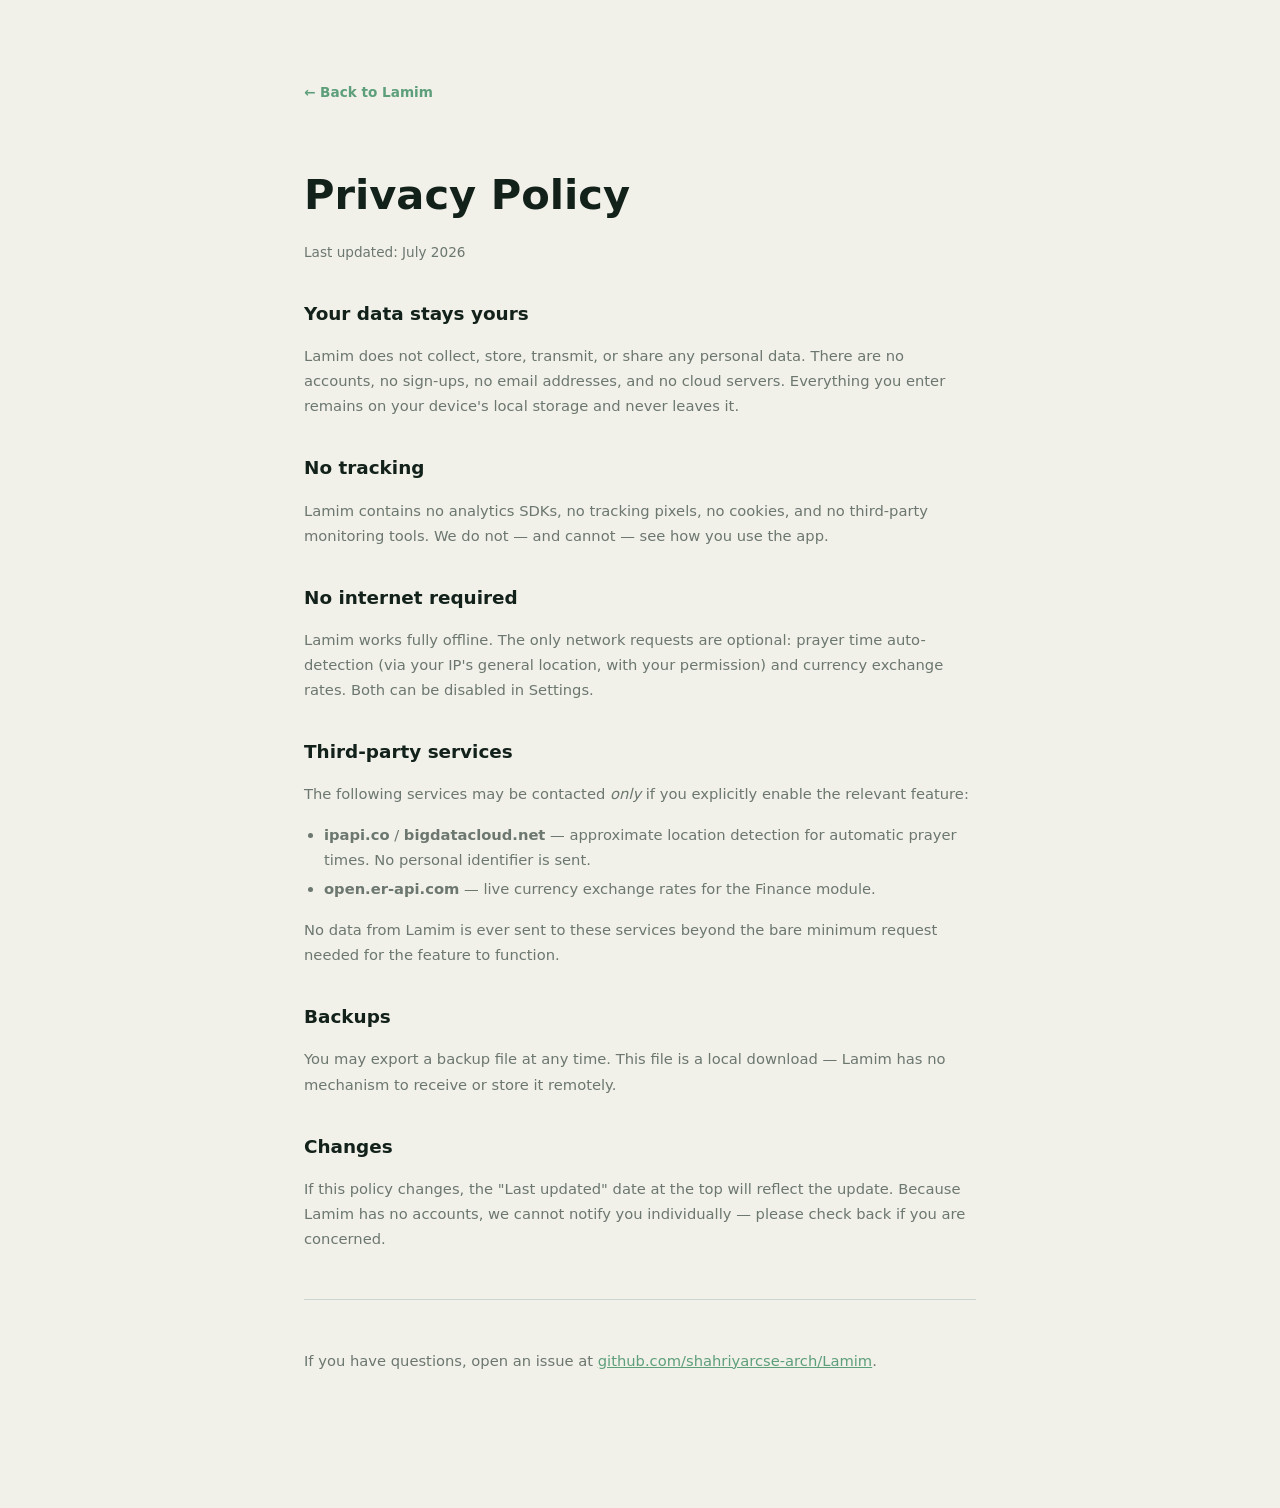
<file: privacy-policy.html>
<!doctype html>
<html lang="en">
<head>
  <meta charset="utf-8">
  <meta name="viewport" content="width=device-width, initial-scale=1">
  <meta name="theme-color" content="#f1f0e9">
  <title>Privacy Policy — Lamim</title>
  <meta name="description" content="Lamim privacy policy — your data stays on your device. Zero tracking, zero cloud, zero accounts.">
  <link rel="canonical" href="https://shahriyarcse-arch.github.io/Lamim/privacy-policy.html">
  <link rel="icon" type="image/svg+xml" href="app/assets/icon.svg">
  <link rel="apple-touch-icon" href="app/assets/icon-180x180.png">
  <style>
    *{box-sizing:border-box}body{margin:0;background:#f1f0e9;color:#13211b;font-family:system-ui,-apple-system,sans-serif;line-height:1.55}a{color:#5e9f7b}.pp-wrap{max-width:720px;margin:0 auto;padding:80px 24px 120px}.pp-wrap h1{font-size:clamp(1.8rem,3.5vw,2.6rem);margin-bottom:8px}.pp-wrap .back{display:inline-flex;align-items:center;gap:6px;color:#5e9f7b;text-decoration:none;font-size:.85rem;font-weight:600;margin-bottom:32px}.pp-wrap .back:hover{color:#cfee82}.pp-wrap h2{font-size:1.15rem;margin-top:36px;margin-bottom:10px}.pp-wrap p,.pp-wrap li{font-size:.92rem;line-height:1.7;color:#6b776f}.pp-wrap ul{padding-left:20px}.pp-wrap li{margin-bottom:4px}.pp-wrap hr{border:none;border-top:1px solid #cbd6ce;margin:48px 0}.pp-footer{margin-top:48px;font-size:.8rem;color:#6b776f}
  </style>
</head>
<body>
  <main class="pp-wrap">
    <a href="index.html" class="back">← Back to Lamim</a>
    <h1>Privacy Policy</h1>
    <p style="color:#6b776f;font-size:0.85rem;">Last updated: July 2026</p>

    <h2>Your data stays yours</h2>
    <p>Lamim does not collect, store, transmit, or share any personal data. There are no accounts, no sign-ups, no email addresses, and no cloud servers. Everything you enter remains on your device's local storage and never leaves it.</p>

    <h2>No tracking</h2>
    <p>Lamim contains no analytics SDKs, no tracking pixels, no cookies, and no third-party monitoring tools. We do not — and cannot — see how you use the app.</p>

    <h2>No internet required</h2>
    <p>Lamim works fully offline. The only network requests are optional: prayer time auto-detection (via your IP's general location, with your permission) and currency exchange rates. Both can be disabled in Settings.</p>

    <h2>Third-party services</h2>
    <p>The following services may be contacted <em>only</em> if you explicitly enable the relevant feature:</p>
    <ul>
      <li><strong>ipapi.co</strong> / <strong>bigdatacloud.net</strong> — approximate location detection for automatic prayer times. No personal identifier is sent.</li>
      <li><strong>open.er-api.com</strong> — live currency exchange rates for the Finance module.</li>
    </ul>
    <p>No data from Lamim is ever sent to these services beyond the bare minimum request needed for the feature to function.</p>

    <h2>Backups</h2>
    <p>You may export a backup file at any time. This file is a local download — Lamim has no mechanism to receive or store it remotely.</p>

    <h2>Changes</h2>
    <p>If this policy changes, the "Last updated" date at the top will reflect the update. Because Lamim has no accounts, we cannot notify you individually — please check back if you are concerned.</p>

    <hr>
    <p class="pp-footer">If you have questions, open an issue at <a href="https://github.com/shahriyarcse-arch/Lamim">github.com/shahriyarcse-arch/Lamim</a>.</p>
  </main>
</body>
</html>
</file>
<file: app/css/variables.css>
/* =============================================
   LAMIM — CSS DESIGN TOKENS & VARIABLES
   ============================================= */

:root {
  /* === COLORS === */
  /* Backgrounds (Dark Mode - Billion Dollar Obsidian Midnight) */
  --color-bg-primary:    #020408;
  --color-bg-secondary:  #060b13;
  --color-bg-tertiary:   #0c1322;
  --color-bg-elevated:   #172033;

  /* Auth theme variables (Dark Mode) */
  --auth-bg-color:        #020408;
  --auth-radial-1:        rgba(139, 92, 246, 0.18);
  --auth-radial-2:        rgba(56, 189, 248, 0.12);
  --auth-radial-3:        rgba(232, 121, 249, 0.1);
  --auth-card-bg:         rgba(6, 11, 19, 0.7);
  --auth-text-color:      #ffffff;
  --auth-title-gradient:  linear-gradient(135deg, #c084fc, #38bdf8);
  --auth-btn-bg:          linear-gradient(135deg, #8b5cf6, #c084fc);
  --auth-btn-hover-bg:    linear-gradient(135deg, #7c3aed, #a78bfa);
  --auth-btn-text:        #ffffff;

  /* Accents */
  --color-accent-primary: #a78bfa;
  --color-accent-gold:    #f0c456;
  --color-accent-gold-light: #fbbf24;
  --color-accent-green:   #34d399;
  --color-accent-amber:   #fbbf24;
  --color-accent-orange:  #fb923c;
  --color-accent-red:     #f87171;
  --color-danger-bg:      rgba(248, 113, 113, 0.1);
  --color-accent-purple:  #c084fc;
  --color-accent-teal:    #2dd4bf;
  --color-accent-blue:    #38bdf8;

  /* Prayer Status Colors */
  --color-jamaat:  #3fb950;   /* green  */
  --color-alone:   #58a6ff;   /* blue   */
  --color-qaza:    #d29922;   /* amber  */
  --color-missed:  #f85149;   /* red    */

  /* Heatmap Levels (distinct colors per level) */
  --heatmap-level-4: #34d399;   /* All 5 — emerald green  */
  --heatmap-level-3: #38bdf8;   /* 3-4   — sky blue       */
  --heatmap-level-2: #fbbf24;   /* 1-2   — warm amber     */
  --heatmap-level-1: #f87171;   /* None  — soft rose      */
  --heatmap-level-0: rgba(255,255,255,0.02);  /* Empty/future */

  /* Text (Max Contrast) */
  --color-text-primary:   #ffffff;
  --color-text-secondary: #cbd5e1;
  --color-text-muted:    #94a3b8;
  --color-text-inverse:   #020617;

  /* Borders */
  --color-border:         rgba(255,255,255,0.06);
  --color-border-muted:   rgba(255,255,255,0.03);
  --color-border-active:  #a78bfa;

  /* Glass */
  --color-glass:          rgba(255, 255, 255, 0.02);
  --color-glass-hover:    rgba(255, 255, 255, 0.05);
  --color-glass-active:   rgba(167, 139, 250, 0.08);

  /* === SEMANTIC THEME TOKENS === */
  --color-surface-card:     rgba(12, 19, 34, 0.45);
  --color-surface-nested:   rgba(6, 11, 19, 0.35);
  --color-surface-hollow:   rgba(2, 4, 8, 0.4);
  --color-divider-subtle:   rgba(255, 255, 255, 0.04);
  --color-divider-strong:   rgba(255, 255, 255, 0.08);
  --color-text-subtitle:    rgba(255, 255, 255, 0.5);
  --color-text-placeholder: rgba(255, 255, 255, 0.5);
  --radar-grid-stroke:      rgba(255, 255, 255, 0.08);
  --radar-axis-stroke:      rgba(255, 255, 255, 0.15);
  --shadow-premium:         0 12px 40px rgba(0, 0, 0, 0.5), inset 0 1px 0 rgba(255, 255, 255, 0.05);
  --color-loader-track:     rgba(255, 255, 255, 0.05);
  --color-loader-fill:      var(--color-accent-primary);
  --shadow-logo-glow:       0 0 25px rgba(167, 139, 250, 0.3);

  /* Overlays */
  --color-overlay:        rgba(0, 0, 0, 0.7);
  --color-shadow:         rgba(0, 0, 0, 0.5);

  /* === GRADIENTS === */
  --gradient-gold:    linear-gradient(135deg, #f0c456, #fbbf24);
  --gradient-blue:    linear-gradient(135deg, #8b5cf6, #a78bfa);
  --gradient-green:   linear-gradient(135deg, #10b981, #34d399);
  --gradient-dark:    linear-gradient(135deg, #090d16, #020408);
  --gradient-card:    linear-gradient(145deg, rgba(255,255,255,0.04), rgba(255,255,255,0.01));
  --gradient-header:  linear-gradient(180deg, #020408 0%, transparent 100%);
  --gradient-hero:    radial-gradient(circle at top, rgba(139,92,246,0.08) 0%, #020408 75%);
  --gradient-stat-text: linear-gradient(135deg, #c084fc, #38bdf8, #f0c456, #c084fc);
  --gradient-brand-text: linear-gradient(135deg, #c084fc, #f0c456, #a78bfa, #c084fc);

  /* === FINTECH PREMIUM COLORS === */
  --fin-green: #00D639;
  --fin-red: #FF3B30;
  --fin-blue: #007AFF;
  --fin-purple: #AF52DE;
  --fin-orange: #FF9500;
  --fin-gold: #FFD60A;
  
  --fin-surface: rgba(255, 255, 255, 0.02);
  --fin-border: rgba(255, 255, 255, 0.04);
  --fin-glass: blur(25px);

  /* === TYPOGRAPHY === */
  --font-sans:    'Outfit', 'Plus Jakarta Sans', -apple-system, BlinkMacSystemFont, sans-serif;
  --font-arabic:  'Amiri', 'Traditional Arabic', serif;

  --text-xs:   0.625rem;   /* 10px */
  --text-sm:   0.75rem;    /* 12px */
  --text-base: 0.875rem;   /* 14px */
  --text-md:   1rem;       /* 16px */
  --text-lg:   1.125rem;   /* 18px */
  --text-xl:   1.25rem;    /* 20px */
  --text-2xl:  1.5rem;     /* 24px */
  --text-3xl:  1.875rem;   /* 30px */
  --text-4xl:  2.25rem;    /* 36px */
  --text-5xl:  3rem;       /* 48px */

  --fw-light:    300;
  --fw-regular:  400;
  --fw-medium:   500;
  --fw-semibold: 600;
  --fw-bold:     700;
  --fw-extrabold:800;

  /* === SPACING (8px grid) === */
  --space-1:  0.25rem;   /* 4px  */
  --space-2:  0.5rem;    /* 8px  */
  --space-3:  0.75rem;   /* 12px */
  --space-4:  1rem;      /* 16px */
  --space-5:  1.25rem;   /* 20px */
  --space-6:  1.5rem;    /* 24px */
  --space-8:  2rem;      /* 32px */
  --space-10: 2.5rem;    /* 40px */
  --space-12: 3rem;      /* 48px */
  --space-16: 4rem;      /* 64px */
  --space-20: 5rem;      /* 80px */

  /* === BORDER RADIUS === */
  --radius-sm:   0.375rem;   /* 6px  */
  --radius-md:   0.75rem;    /* 12px */
  --radius-lg:   1rem;       /* 16px */
  --radius-xl:   1.5rem;     /* 24px */
  --radius-2xl:  2rem;       /* 32px */
  --radius-full: 9999px;

  /* === SHADOWS === */
  --shadow-sm:  0 1px 3px rgba(0,0,0,0.3);
  --shadow-md:  0 4px 12px rgba(0,0,0,0.4);
  --shadow-lg:  0 8px 24px rgba(0,0,0,0.5);
  --shadow-xl:  0 16px 48px rgba(0,0,0,0.6);
  --shadow-gold: 0 0 20px rgba(240, 196, 86, 0.2);
  --shadow-blue: 0 0 20px rgba(139, 92, 246, 0.2);
  --shadow-glow-green: 0 0 16px rgba(52, 211, 153, 0.3);
  --shadow-glow-red:   0 0 16px rgba(248, 113, 113, 0.3);

  /* === TRANSITIONS === */
  --transition-fast:   150ms cubic-bezier(0.4, 0, 0.2, 1);
  --transition-base:   250ms cubic-bezier(0.4, 0, 0.2, 1);
  --transition-slow:   400ms cubic-bezier(0.4, 0, 0.2, 1);
  --transition-bounce: 350ms cubic-bezier(0.34, 1.56, 0.64, 1);

  /* === LAYOUT === */
  --sidebar-width:       260px;
  --sidebar-width-mini:  72px;
  --header-height:       64px;
  --bottomnav-height:    72px;
  --content-max:         1200px;
  --card-radius:         var(--radius-xl);

  /* === Z-INDEX === */
  --z-base:    1;
  --z-dropdown: 100;
  --z-sidebar:  200;
  --z-overlay:  300;
  --z-modal:    20000;
  --z-toast:    30000;
  --z-splash:   99999;
  /* === THEME AWARE HEADER COLORS === */
  --home-salam-color: #e2e8f0;
  --home-time-color:  #38bdf8;
  --home-name-color:  #f0c456;
}

/* Light mode overrides - Billion Dollar Company Aesthetic */
[data-theme="light"] {
  --home-salam-color: #1E293B; 
  --home-time-color:  #4F46E5; 
  --home-name-color:  #7C3AED; 
  --color-bg-primary:    #F1F5F9;
  --color-bg-secondary:  #E8EDF4;
  --color-bg-tertiary:   #DCE2EC;
  --color-bg-elevated:   #FFFFFF; 
  
  --color-text-primary:  #0B1423;
  --color-text-secondary:#1E293B;
  --color-text-muted:    #475569;
  
  --color-border:        #D4DCE8;
  --color-border-muted:  #E2E8F0;
  --color-border-active: #6366F1;
  
  --color-glass:         rgba(255, 255, 255, 0.75);
  --color-glass-hover:   rgba(255, 255, 255, 0.92);
  --color-glass-active:  rgba(99, 102, 241, 0.1);
  
  --gradient-card:       linear-gradient(135deg, #FFFFFF, #F8FBFF);
  --gradient-hero:       radial-gradient(ellipse at top, rgba(99, 102, 241, 0.06) 0%, #F1F5F9 70%);
  --gradient-brand-text: linear-gradient(135deg, #6366f1, #8b5cf6);
  --gradient-stat-text:  linear-gradient(135deg, #312e81, #4f46e5); 
  
  --color-shadow:        rgba(0, 0, 0, 0.06);
  --shadow-md:           0 8px 28px -6px rgba(0, 0, 0, 0.08), 0 4px 12px -4px rgba(0, 0, 0, 0.04);
  --shadow-lg:           0 24px 48px -12px rgba(0, 0, 0, 0.1);

  /* Semantic Tokens Light Mode */
  --color-surface-card:     #FFFFFF; 
  --color-surface-nested:   #F8FAFC;
  --color-surface-hollow:   #EDF2F7;
  --color-divider-subtle:   rgba(0,0,0,0.05);
  --color-divider-strong:   rgba(0,0,0,0.1);
  --shadow-premium:         0 12px 32px rgba(0, 0, 0, 0.07), 0 2px 8px rgba(0, 0, 0, 0.03);
  --radar-grid-stroke:      rgba(0,0,0,0.06);
  --radar-axis-stroke:      rgba(0,0,0,0.12);
  --color-text-subtitle:    #475569;
  --color-text-placeholder: #475569;
  --color-loader-track:     #D4DCE8;
  --color-loader-fill:      #6366F1;
  --shadow-logo-glow:       0 0 30px rgba(99, 102, 241, 0.2);

  /* Auth theme variables (Light Mode) */
  --auth-bg-color:        #F1F5F9;
  --auth-radial-1:        rgba(99, 102, 241, 0.15);
  --auth-radial-2:        rgba(14, 165, 233, 0.1);
  --auth-radial-3:        rgba(232, 121, 249, 0.08);
  --auth-card-bg:         rgba(255, 255, 255, 0.92);
  --auth-text-color:      #0f172a;
  --auth-title-gradient:  linear-gradient(135deg, #4f46e5, #0ea5e9);
  --auth-btn-bg:          linear-gradient(135deg, #6366f1, #8b5cf6);
  --auth-btn-hover-bg:    linear-gradient(135deg, #4f46e5, #7c3aed);
  --auth-btn-text:        #ffffff;

  /* Fintech Light - Contrast Fixed */
  --fin-surface: #FFFFFF;
  --fin-border: rgba(15, 23, 42, 0.07);
  --fin-green: #047857;
  --fin-red: #B91C1C;
  --fin-blue: #1D4ED8;
  --fin-purple: #6D28D9;
  --fin-orange: #B45309;
  --fin-gold: #A16207;

  /* Functional Text Colors (Light Mode) */
  --color-text-on-primary: #4338CA;
  --color-text-on-success: #065F46;
  --color-text-on-danger:  #991B1B;
  --color-text-on-gold:    #92400E;
  --color-text-on-accent:  #5B21B6;
}
</file>
<file: app/css/base.css>
/* =============================================
   LAMIM — BASE STYLES & RESET
   ============================================= */

*, *::before, *::after {
  box-sizing: border-box;
  margin: 0;
  padding: 0;
  -webkit-tap-highlight-color: transparent;
  -webkit-touch-callout: none;
}

html {
  font-size: 16px;
  -webkit-text-size-adjust: 100%;
  background-color: var(--color-bg-primary);
  color-scheme: dark;
}
[data-theme="light"] { color-scheme: light; }

body {
  font-family: var(--font-sans);
  font-size: var(--text-base);
  font-weight: var(--fw-regular);
  color: var(--color-text-primary);
  background-color: var(--color-bg-primary);
  line-height: 1.6;
  min-height: 100vh;
  min-height: 100dvh;
  overflow-x: clip;
  overscroll-behavior-y: none;
  -webkit-font-smoothing: antialiased;
  -moz-osx-font-smoothing: grayscale;
  transition: background-color var(--transition-base), color var(--transition-base);
  -webkit-user-select: none;
  user-select: none;
}

[data-theme="light"] body {
  background-image:
    radial-gradient(ellipse at 20% 10%, rgba(99, 102, 241, 0.06) 0%, transparent 50%),
    radial-gradient(ellipse at 80% 90%, rgba(14, 165, 233, 0.04) 0%, transparent 50%),
    radial-gradient(ellipse at 50% 50%, rgba(139, 92, 246, 0.03) 0%, transparent 60%);
}

/* Scrollbar */
::-webkit-scrollbar { width: 6px; height: 6px; }
::-webkit-scrollbar-track { background: var(--color-bg-primary); }
::-webkit-scrollbar-thumb { background: var(--color-border); border-radius: var(--radius-full); }
::-webkit-scrollbar-thumb:hover { background: var(--color-text-muted); }

/* Selection */
::selection {
  background: rgba(167, 139, 250, 0.3);
  color: var(--color-text-primary);
}

/* Focus visible */
:focus-visible {
  outline: 2px solid var(--color-accent-primary);
  outline-offset: 2px;
  border-radius: var(--radius-sm);
}

/* Semantic elements */
a { color: var(--color-accent-primary); text-decoration: none; transition: color var(--transition-fast); }
a:hover { color: var(--color-accent-gold); }

button { cursor: pointer; border: none; background: none; font-family: inherit; touch-action: manipulation; }
a, [role="button"], .btn, .fin-filter-pill, .fin-tab-btn, .fin-sort-chip,
.gh-seg-btn, .career-tab, .analysis-tab, .pref-card, .curr-card,
.gender-card, .bio-preset-chip, .insight-p-card, .vault-show-more-card,
.dhikr-preset-card, .salah-option-btn {
  touch-action: manipulation;
}
input, select, textarea {
  font-family: inherit;
  font-size: var(--text-base);
  color: var(--color-text-primary);
  background: transparent;
  /* Re-enable selection/cursor/callout for inputs */
  -webkit-user-select: auto;
  user-select: auto;
  -webkit-touch-callout: default;
}

img, svg { display: block; max-width: 100%; -webkit-user-select: none; user-select: none; pointer-events: none; }
ul, ol { list-style: none; }

h1, h2, h3, h4, h5, h6 {
  font-weight: var(--fw-bold);
  line-height: 1.3;
  color: var(--color-text-primary);
}
h1 { font-size: var(--text-3xl); }
h2 { font-size: var(--text-2xl); }
h3 { font-size: var(--text-xl); }
h4 { font-size: var(--text-lg); }

p { color: var(--color-text-secondary); }

/* Utility classes */
.sr-only {
  position: absolute; width: 1px; height: 1px;
  padding: 0; margin: -1px; overflow: hidden;
  clip: rect(0,0,0,0); white-space: nowrap; border-width: 0;
}

.hidden { display: none !important; }
.visible { display: block !important; }

/* Mobile: touch feedback on interactive elements (coarse pointer only) */
@media (pointer: coarse) {
  .btn:active, [role="button"]:active, .btn-xoss:active, .btn-secondary:active,
  .fin-filter-pill:active, .fin-tab-btn:active, .fin-sort-chip:active,
  .gh-seg-btn:active, .career-tab:active, .analysis-tab:active,
  .pref-card:active, .curr-card:active, .gender-card:active, .bio-preset-chip:active,
  .insight-p-card:active, .vault-show-more-card:active,
  .salah-option-btn:active {
    transform: scale(0.97);
    opacity: 0.85;
    transition: transform 0.1s ease, opacity 0.1s ease;
  }
}

/* Mobile: keyboard overlap — scroll padding for focused inputs in scrollable modals */
.gh-modal, .fin-history-panel, .fin-vault-panel {
  scroll-padding-bottom: 80px;
}

.text-gold { color: var(--color-accent-gold); }
.text-green { color: var(--color-accent-green); }
.text-red { color: var(--color-accent-red); }
.text-blue { color: var(--color-accent-primary); }
.text-amber { color: var(--color-accent-amber); }
.text-muted { color: var(--color-text-muted); }
.text-secondary { color: var(--color-text-secondary); }
.text-center { text-align: center; }
.text-right { text-align: right; }
.font-arabic { font-family: var(--font-arabic); }

.flex { display: flex; }
.flex-col { flex-direction: column; }
.items-center { align-items: center; }
.justify-center { justify-content: center; }
.justify-between { justify-content: space-between; }
.gap-1 { gap: var(--space-1); }
.gap-2 { gap: var(--space-2); }
.gap-3 { gap: var(--space-3); }
.gap-4 { gap: var(--space-4); }
.gap-6 { gap: var(--space-6); }

.w-full { width: 100%; }
.h-full { height: 100%; }

.mt-2 { margin-top: var(--space-2); }
.mt-4 { margin-top: var(--space-4); }
.mb-4 { margin-bottom: var(--space-4); }
.mb-6 { margin-bottom: var(--space-6); }

.p-4 { padding: var(--space-4); }
.p-6 { padding: var(--space-6); }

/* App Shell */
#app {
  min-height: 100vh;
  display: flex;
  flex-direction: column;
}

/* Page wrapper */
.page {
  display: none;
  min-height: 100vh;
  flex-direction: column;
}
.page.active {
  display: flex;
}

/* Smooth theme toggle — only animate during an explicit switch (avoids FOUC on load) */
.theme-anim,
.theme-anim *,
.theme-anim *::before,
.theme-anim *::after {
  transition: background-color var(--transition-base),
              border-color var(--transition-base),
              color var(--transition-base),
              box-shadow var(--transition-base) !important;
}

/* Dashboard layout */
.dashboard-layout {
  display: flex;
  min-height: 100vh;
  width: 100%;
  max-width: 100%;
  overflow-x: clip;
  background-color: var(--color-bg-primary) !important;
}

.main-content {
  flex: 1;
  min-width: 0; /* CRITICAL: fixes flex item horizontal overflow */
  margin-left: var(--sidebar-width);
  padding: var(--space-6);
  padding-bottom: calc(var(--space-6) + var(--bottomnav-height) + env(safe-area-inset-bottom, 0px));
  min-height: 100vh;
  transition: margin-left var(--transition-base);
  overflow-x: clip;
  max-width: 100%;
}

@media (max-width: 1024px) {
  .main-content {
    margin-left: 0;
    padding: var(--space-4);
    padding-bottom: calc(var(--bottomnav-height) + var(--space-4) + env(safe-area-inset-bottom, 0px));
    max-width: 100%;
  }
}

@media (max-width: 480px) {
  .main-content {
    padding: var(--space-3);
    padding-bottom: calc(var(--bottomnav-height) + var(--space-3) + env(safe-area-inset-bottom, 0px));
  }
}

/* Hide scrollbar on mobile for native feel */
@media (max-width: 1024px) {
  ::-webkit-scrollbar { display: none; }
  * { scrollbar-width: none; }
}

/* Section panels */
.section-panel {
  display: none;
  animation: fadeInUp 0.35s ease;
  overflow-x: clip;
  max-width: 100%;
  box-sizing: border-box;
}
.section-panel.active {
  display: block;
}

/* Grid */
.grid-2 { display: grid; grid-template-columns: repeat(2, 1fr); gap: var(--space-4); }
.grid-3 { display: grid; grid-template-columns: repeat(3, 1fr); gap: var(--space-4); }
.grid-4 { display: grid; grid-template-columns: repeat(4, 1fr); gap: var(--space-4); }
.grid-auto { display: grid; grid-template-columns: repeat(auto-fill, minmax(min(100%, 160px), 1fr)); gap: var(--space-4); }

@media (max-width: 768px) {
  .grid-2 { grid-template-columns: 1fr; }
  .grid-3 { grid-template-columns: repeat(2, 1fr); }
  .grid-4 { grid-template-columns: repeat(2, 1fr); }
}
@media (max-width: 480px) {
  .grid-3 { grid-template-columns: 1fr; }
  .grid-4 { grid-template-columns: 1fr; }
}

/* Touch devices: prevent hover styles from sticking after tap */
@media (hover: none) {
  .btn:hover, .btn-xoss:hover, .btn-secondary:hover, .btn-detect:hover,
  .fin-filter-pill:hover, .fin-tab-btn:hover, .fin-sort-chip:hover, .fin-pill:hover,
  .gh-seg-btn:hover, .career-tab:hover, .analysis-tab:hover,
  .pref-card:hover, .curr-card:hover, .gender-card:hover, .bio-preset-chip:hover,
  .insight-p-card:hover, .mujahid-btn-relapse-sm:hover,
  .finance-nav-btn:hover, .section-tools-btn:hover, .mujahid-icon-option:hover,
  .iw-relapse-btn:hover, .hover-lift:hover, .hover-scale:hover,
  .vault-show-more-card:hover, .step-svg-icon-wrap:hover,
  .loc-detect-btn:hover {
    transform: none;
    box-shadow: none;
  }
}
</file>
<file: app/css/animations.css>
/* =============================================
   LAMIM — ANIMATIONS & MICRO-INTERACTIONS
   ============================================= */

/* Keyframes */
@keyframes fadeIn {
  from { opacity: 0; }
  to   { opacity: 1; }
}

@keyframes fadeInUp {
  from { opacity: 0; transform: translateY(20px); }
  to   { opacity: 1; transform: translateY(0); }
}

@keyframes fadeInDown {
  from { opacity: 0; transform: translateY(-20px); }
  to   { opacity: 1; transform: translateY(0); }
}

@keyframes fadeInLeft {
  from { opacity: 0; transform: translateX(-20px); }
  to   { opacity: 1; transform: translateX(0); }
}

@keyframes fadeInRight {
  from { opacity: 0; transform: translateX(20px); }
  to   { opacity: 1; transform: translateX(0); }
}

@keyframes slideInLeft {
  from { transform: translateX(-100%); }
  to   { transform: translateX(0); }
}

@keyframes slideOutLeft {
  from { transform: translateX(0); }
  to   { transform: translateX(-100%); }
}

@keyframes scaleIn {
  from { opacity: 0; transform: scale(0.85); }
  to   { opacity: 1; transform: scale(1); }
}

@keyframes scaleOut {
  from { opacity: 1; transform: scale(1); }
  to   { opacity: 0; transform: scale(0.85); }
}

@keyframes pulse {
  0%, 100% { transform: scale(1); opacity: 1; }
  50%       { transform: scale(1.05); opacity: 0.9; }
}

@keyframes pulseSoft {
  0%, 100% { opacity: 1; }
  50%       { opacity: 0.65; }
}

@keyframes countBounce {
  0%   { transform: scale(1); }
  30%  { transform: scale(0.92); }
  60%  { transform: scale(1.12); }
  80%  { transform: scale(0.97); }
  100% { transform: scale(1); }
}

@keyframes ringFill {
  from { stroke-dashoffset: 339; }
}

@keyframes progressFill {
  from { transform: scaleX(0); }
  to   { transform: scaleX(1); }
}

@keyframes shimmer {
  0%   { background-position: -200% 0; background-size: 200% 100%; }
  100% { background-position:  200% 0; background-size: 200% 100%; }
}

@keyframes floatUp {
  0%   { opacity: 1; transform: translateY(0) scale(1); }
  100% { opacity: 0; transform: translateY(-60px) scale(0.5); }
}

@keyframes spin {
  from { transform: rotate(0deg); }
  to   { transform: rotate(360deg); }
}

@keyframes confettiFall {
  0%   { transform: translateY(-10px) rotate(0deg);   opacity: 1; }
  100% { transform: translateY(120vh) rotate(720deg); opacity: 0; }
}

@keyframes toastSlideIn {
  from { transform: translateX(120%); opacity: 0; }
  to   { transform: translateX(0);    opacity: 1; }
}

@keyframes toastSlideOut {
  from { transform: translateX(0);    opacity: 1; }
  to   { transform: translateX(120%); opacity: 0; }
}

@keyframes splashLogoAnim {
  0%   { transform: scale(0.5) rotate(-10deg); opacity: 0; }
  60%  { transform: scale(1.1) rotate(2deg);   opacity: 1; }
  100% { transform: scale(1)   rotate(0deg);   opacity: 1; }
}

@keyframes glowPulse {
  0%, 100% { box-shadow: 0 0 20px rgba(212, 168, 67, 0.3); }
  50%       { box-shadow: 0 0 40px rgba(212, 168, 67, 0.6); }
}

@keyframes beadPop {
  0%   { transform: scale(1); }
  40%  { transform: scale(1.3); }
  100% { transform: scale(1); }
}

@keyframes ripple {
  0%   { transform: scale(0); opacity: 0.6; }
  100% { transform: scale(4); opacity: 0; }
}

@keyframes dash {
  to { stroke-dashoffset: 0; }
}

@keyframes borderBreath {
  0%, 100% { border-color: var(--color-border); }
  50% { border-color: var(--color-border-active); }
}

@keyframes glowingBorder {
  0% { background-position: 0% 50%; }
  50% { background-position: 100% 50%; }
  100% { background-position: 0% 50%; }
}

@keyframes q-aurora {
  0% { transform: rotate(0deg) scale(1); }
  50% { transform: rotate(180deg) scale(1.2); }
  100% { transform: rotate(360deg) scale(1); }
}

@keyframes q-neon {
  0%, 100% { text-shadow: 0 0 10px currentColor, 0 0 20px currentColor; filter: brightness(1); }
  50% { text-shadow: 0 0 20px currentColor, 0 0 40px currentColor; filter: brightness(1.3); }
}

@keyframes liveGlossy {
  0%, 100% { filter: brightness(1); box-shadow: inset 0 2px 10px var(--color-glass), 0 0 10px rgba(16, 185, 129, 0.3); }
  50% { filter: brightness(1.15); box-shadow: inset 0 4px 15px var(--color-glass-hover), 0 0 20px rgba(16, 185, 129, 0.6); }
}

@keyframes orbGlow {
  0%, 100% { box-shadow: 0 0 16px rgba(139,92,246,0.35), 0 0 4px rgba(139,92,246,0.2); }
  50% { box-shadow: 0 0 24px rgba(139,92,246,0.5), 0 0 8px rgba(56,189,248,0.3); }
}

@keyframes gradientShift {
  0% { background-position: 0% 50%; }
  50% { background-position: 100% 50%; }
  100% { background-position: 0% 50%; }
}

@keyframes shimmerText {
  to { background-position: 300% center; }
}

/* Utility animation classes */
.anim-fade-in        { animation: fadeIn 0.3s ease both; }
.rotating            { animation: spin 1s linear infinite; }

/* Prefers reduced motion — disable animations */
@media (prefers-reduced-motion: reduce) {
  *, *::before, *::after {
    animation-duration: 0.01ms !important;
    animation-iteration-count: 1 !important;
    transition-duration: 0.01ms !important;
  }
}




/* --- DE-DUPLICATED ANIMATIONS --- */
@keyframes fluidGradient {
  0% {
    background-position: 0% 50%;
  }

  50% {
    background-position: 100% 50%;
  }

  100% {
    background-position: 0% 50%;
  }
}

@keyframes glossyText {
  0% {
    background-position: 0% center;
  }

  100% {
    background-position: 200% center;
  }
}
</file>
<file: app/css/components.css>
﻿/* =============================================
   LAMIM â€” REUSABLE COMPONENTS
   ============================================= */

/* === CARDS === */
.card {
  background: var(--color-glass);
  -webkit-backdrop-filter: blur(12px);
  backdrop-filter: blur(12px);
  -webkit-backdrop-filter: blur(12px);
  border: 1px solid var(--color-border);
  border-radius: var(--card-radius);
  padding: var(--space-6);
  transition: border-color var(--transition-base), box-shadow var(--transition-base), transform var(--transition-base);
  transform: translateZ(0);
  color: var(--color-text-primary);
}
.card:hover { border-color: var(--color-border-active); box-shadow: var(--shadow-lg); }
.card-glass {
  background: var(--color-glass);
  -webkit-backdrop-filter: blur(24px);
  backdrop-filter: blur(24px);
  -webkit-backdrop-filter: blur(24px);
  border: 1px solid var(--color-border);
  border-radius: var(--card-radius);
  padding: var(--space-6);
}

[data-theme="light"] .card,
[data-theme="light"] .card-glass {
  box-shadow: 0 2px 12px rgba(0,0,0,0.04), 0 1px 2px rgba(0,0,0,0.02);
  border-color: rgba(0,0,0,0.06);
}
.card-header { display: flex; align-items: center; justify-content: space-between; margin-bottom: var(--space-4); }
.card-title { font-size: var(--text-lg); font-weight: var(--fw-semibold); display: flex; align-items: center; gap: var(--space-2); }
.card-title .icon { font-size: var(--text-xl); }

/* === BUTTONS === */
.btn {
  display: inline-flex; align-items: center; justify-content: center; gap: var(--space-2);
  font-family: var(--font-sans); font-size: var(--text-base); font-weight: var(--fw-medium);
  padding: var(--space-3) var(--space-5); border-radius: var(--radius-md);
  cursor: pointer; border: none; transition: all var(--transition-fast);
  position: relative; overflow: hidden; -webkit-user-select: none; user-select: none; white-space: nowrap;
}
.btn:active { transform: scale(0.97); }
.btn-primary { background: linear-gradient(135deg, #8b5cf6, #a78bfa); color: #fff; box-shadow: 0 0 20px rgba(139,92,246,0.25); }
.btn-primary:hover { filter: brightness(1.15); box-shadow: 0 0 28px rgba(139,92,246,0.4); }

[data-theme="light"] .btn-primary { 
  background: rgba(139, 92, 246, 0.12); 
  color: var(--color-text-on-primary); 
  border: 1px solid rgba(139, 92, 246, 0.2);
  box-shadow: none;
}
[data-theme="light"] .btn-primary:hover { background: rgba(139, 92, 246, 0.2); }

.btn-gold { background: linear-gradient(135deg, #f0c456, #fbbf24); color: #0a0a0f; box-shadow: 0 0 16px rgba(240,196,86,0.2); font-weight: var(--fw-bold); }
.btn-gold:hover { filter: brightness(1.1); box-shadow: 0 0 28px rgba(240,196,86,0.4); }

[data-theme="light"] .btn-gold {
  background: rgba(240, 196, 86, 0.15);
  color: var(--color-text-on-gold);
  border: 1px solid rgba(240, 196, 86, 0.3);
  box-shadow: none;
}

.btn-secondary { background: var(--color-surface-nested); color: var(--color-text-primary); border: 1px solid var(--color-divider-strong); }
.btn-secondary:hover { background: var(--color-divider-subtle); border-color: rgba(167,139,250,0.4); }
.btn-ghost { background: transparent; color: var(--color-text-secondary); border: 1px solid transparent; }
.btn-ghost:hover { background: var(--color-bg-tertiary); color: var(--color-text-primary); border-color: var(--color-border); }
.btn-primary, .btn-gold { animation: borderBreath 4s infinite ease-in-out; }

.btn-danger { background: rgba(248,113,113,0.12); color: var(--color-accent-red); border: 1px solid rgba(248,113,113,0.25); }
.btn-danger:hover { background: rgba(248,113,113,0.2); }

[data-theme="light"] .btn-danger {
  background: rgba(248, 113, 113, 0.1);
  color: var(--color-text-on-danger);
  border-color: rgba(248, 113, 113, 0.2);
}

.btn-sm { padding: var(--space-2) var(--space-3); font-size: var(--text-sm); border-radius: var(--radius-sm); }
.btn-icon { width: 40px; height: 40px; padding: 0; border-radius: var(--radius-md); }
.btn-icon-sm { width: 32px; height: 32px; padding: 0; border-radius: var(--radius-sm); }
.btn-full { width: 100%; }
.btn:disabled { opacity: 0.5; cursor: not-allowed; transform: none !important; }

/* === BADGES === */
.badge {
  display: inline-flex; align-items: center; gap: 4px;
  padding: 2px 10px; border-radius: var(--radius-full);
  font-size: var(--text-xs); font-weight: var(--fw-semibold); letter-spacing: 0.02em;
}
.badge-purple { background: rgba(192,132,252,0.15); color: var(--color-accent-purple); border: 1px solid rgba(192,132,252,0.3); }

/* History button styling to ensure visibility */
.history-btn-premium { color: var(--color-accent-purple); border: 1px solid var(--color-accent-purple); transition: all var(--transition-fast); }
.history-btn-premium:hover { background: rgba(192,132,252,0.1); transform: translateY(-1px); }
.history-btn-premium:active { transform: translateY(0); }

/* Ensure purple badge and history button have high contrast in light mode */
[data-theme="light"] .badge-purple, 
[data-theme="light"] #nafl-date-label { 
  background: #e0e7ff !important; 
  color: #312e81 !important; 
  border-color: #c7d2fe !important;
  box-shadow: 0 2px 6px rgba(0, 0, 0, 0.05) !important;
  opacity: 1 !important;
}

[data-theme="light"] .history-btn-premium {
  color: #312e81 !important;
  border-color: #c7d2fe !important;
  background: #ffffff !important;
  opacity: 1 !important;
}

[data-theme="light"] .history-btn-premium:hover {
  background: #eef2ff !important;
  border-color: #a5b4fc !important;
}

/* === INPUTS === */
.input-group { display: flex; flex-direction: column; gap: 8px; }
.input-label { font-size: 13px; font-weight: 500; color: var(--color-text-secondary); margin-left: 2px; }
.input {
  width: 100%; padding: 12px 16px;
  background: var(--color-bg-secondary); border: 1px solid var(--color-border);
  border-radius: 8px; color: var(--color-text-primary);
  font-family: var(--font-sans); font-size: 16px;
  transition: all 0.2s ease;
}
.input:hover { border-color: var(--color-accent-primary); }
.input:focus { outline: none; border-color: var(--color-accent-primary); background: var(--color-bg-secondary); box-shadow: 0 0 0 3px rgba(167, 139, 250, 0.15); }
.input::placeholder { color: var(--color-text-muted); }

/* Custom Select Dropdown */
select.input.custom-select {
  appearance: none; -webkit-appearance: none;
  background-image: url("data:image/svg+xml;charset=UTF-8,%3csvg xmlns='http://www.w3.org/2000/svg' viewBox='0 0 24 24' fill='none' stroke='%2371717a' stroke-width='2' stroke-linecap='round' stroke-linejoin='round'%3e%3cpolyline points='6 9 12 15 18 9'%3e%3c/polyline%3e%3c/svg%3e");
  background-repeat: no-repeat; background-position: right 14px center; background-size: 16px;
  padding-right: 40px; cursor: pointer;
}
select.input option { color: var(--color-text-primary); background-color: var(--color-bg-secondary); font-weight: 500; }
select.input option:disabled { color: var(--color-text-muted); }

.input-error { border-color: #ef4444 !important; box-shadow: 0 0 0 3px rgba(239,68,68,0.15) !important; }
.field-error { font-size: 12px; color: #ef4444; margin-top: 4px; display: none; }
.field-error.show { display: block; animation: fadeInDown 0.2s ease; }
.input-icon { position: absolute; left: 14px; color: #71717a; pointer-events: none; display: flex; align-items: center; justify-content: center; width: 18px; height: 18px; }
.input-icon svg { width: 100%; height: 100%; stroke-width: 2px; }
.input:focus ~ .input-icon, .input:not(:placeholder-shown) ~ .input-icon { color: #a78bfa; }
.input-with-icon { padding-left: 42px; }

/* === PROGRESS BARS === */
.progress-bar { height: 8px; background: var(--color-bg-tertiary); border-radius: var(--radius-full); overflow: hidden; }
.progress-fill {
  height: 100%; border-radius: var(--radius-full); background: var(--gradient-blue);
  transition: width 0.8s cubic-bezier(0.4,0,0.2,1);
  animation: progressFill 0.8s ease both;
}

/* === TOGGLE / SWITCH === */
.toggle {
  position: relative; width: 48px; height: 26px;
  background: var(--color-bg-tertiary); border-radius: var(--radius-full);
  border: 1px solid var(--color-border); cursor: pointer;
  transition: background var(--transition-fast);
}
.toggle::after {
  content: ''; position: absolute; top: 3px; left: 3px;
  width: 18px; height: 18px; border-radius: 50%;
  background: var(--color-text-muted); transition: all var(--transition-fast);
}
.toggle.active { background: var(--color-accent-primary); border-color: var(--color-accent-primary); }
.toggle.active::after { transform: translateX(22px); background: #fff; }

[data-theme="light"] .toggle.active::after { background: var(--color-bg-primary); }

/* === TOAST NOTIFICATIONS === */
.toast-container { position: fixed; top: var(--space-6); right: var(--space-6); z-index: var(--z-toast); display: flex; flex-direction: column; gap: var(--space-2); }
.toast {
  display: flex; align-items: center; gap: var(--space-3);
  padding: var(--space-3) var(--space-4); border-radius: var(--radius-lg);
  background: var(--color-bg-elevated); border: 1px solid var(--color-border);
  box-shadow: var(--shadow-lg); min-width: 280px; max-width: 380px;
  animation: toastSlideIn 0.3s ease both;
  font-size: var(--text-base);
}
.toast.hiding { animation: toastSlideOut 0.3s ease both; }
.toast-icon { font-size: var(--text-xl); flex-shrink: 0; }

/* === MODAL === */
.modal-overlay {
  position: fixed; inset: 0; background: var(--color-overlay);
  z-index: var(--z-modal); display: flex; align-items: center; justify-content: center;
  padding: max(var(--space-4), env(safe-area-inset-top, 16px)) var(--space-4) max(var(--space-4), env(safe-area-inset-bottom, 16px)) var(--space-4);
  animation: fadeIn 0.2s ease;
  -webkit-backdrop-filter: blur(4px);
  backdrop-filter: blur(4px);
}
.modal-overlay.hidden { display: none; }
.modal {
  background: var(--color-surface-card);
  -webkit-backdrop-filter: blur(20px);
  backdrop-filter: blur(20px);
  border: 1px solid var(--color-divider-strong);
  border-radius: var(--radius-xl); padding: var(--space-6);
  width: 100%; max-width: 480px; max-height: 90vh; overflow-y: auto;
  -webkit-overflow-scrolling: touch;
  overscroll-behavior: contain;
  animation: scaleIn 0.3s var(--transition-bounce) both;
  box-shadow: 0 30px 60px rgba(0,0,0,0.5), 0 0 0 1px var(--color-surface-nested) inset;
}

[data-theme="light"] .modal {
  background: #FFFFFF;
  border-color: rgba(15, 23, 42, 0.1);
  box-shadow: 0 30px 90px rgba(0, 0, 0, 0.15);
}
.modal-header { display: flex; align-items: center; justify-content: space-between; gap: var(--space-3); margin-bottom: var(--space-6); }
.modal-title { font-size: var(--text-xl); font-weight: var(--fw-bold); min-width: 0; overflow-wrap: anywhere; }
.modal-close { font-size: var(--text-xl); color: var(--color-text-muted); cursor: pointer; background: none; border: none; padding: var(--space-1); border-radius: var(--radius-sm); transition: color var(--transition-fast); }
.modal-close:hover { color: var(--color-text-primary); }
.modal-footer { display: flex; gap: var(--space-3); justify-content: flex-end; margin-top: var(--space-6); }

/* === SIDEBAR === */
/* === SIDEBAR (Ultra-Modern Animated) === */
.sidebar {
  position: fixed; top: 0; left: 0; bottom: 0;
  width: var(--sidebar-width); 
  background: rgba(8, 10, 18, 0.92);
  -webkit-backdrop-filter: blur(16px) saturate(140%);
  backdrop-filter: blur(16px) saturate(140%);
  border-right: 1px solid rgba(255,255,255,0.04);
  z-index: var(--z-sidebar); display: flex; flex-direction: column;
  padding: calc(var(--space-6) + env(safe-area-inset-top, 0px)) 0 var(--space-6) 0;
  transition: transform 0.4s cubic-bezier(0.4, 0, 0.2, 1);
  overflow: hidden;
}

[data-theme="light"] .sidebar {
  background: rgba(255, 255, 255, 0.92);
  border-right-color: rgba(0, 0, 0, 0.05);
  box-shadow: 8px 0 30px rgba(0,0,0,0.05);
}

/* --- Sidebar Logo Header --- */
.sidebar-logo {
  display: flex; align-items: center; gap: var(--space-3);
  padding: 0 var(--space-5) var(--space-5);
  border-bottom: 1px solid rgba(255,255,255,0.04);
  margin-bottom: var(--space-3);
}
[data-theme="light"] .sidebar-logo {
  border-bottom-color: rgba(0,0,0,0.05);
}

.sidebar-logo-icon {
  width: 36px; height: 36px; border-radius: 50%;
  background: linear-gradient(135deg, #a855f7, #6366f1, #38bdf8);
  background-size: 200% 200%;
  animation: sidebarOrbGrad 5s ease infinite;
  display: flex; align-items: center; justify-content: center;
  flex-shrink: 0;
  box-shadow: 0 4px 15px rgba(139, 92, 246, 0.35);
  position: relative;
}
.sidebar-logo-icon::after {
  content: '';
  position: absolute; inset: -3px;
  border-radius: 50%;
  border: 1.5px solid transparent;
  border-top-color: rgba(168, 85, 247, 0.5);
  border-right-color: rgba(56, 189, 248, 0.3);
  animation: sidebarOrbRing 3s linear infinite;
}

@keyframes sidebarOrbGrad {
  0%, 100% { background-position: 0% 50%; }
  50% { background-position: 100% 50%; }
}
@keyframes sidebarOrbRing {
  to { transform: rotate(360deg); }
}

.sidebar-logo-text { 
  font-size: 22px; font-weight: 800; 
  letter-spacing: -0.04em;
  background: linear-gradient(135deg, var(--color-text-primary) 20%, #a855f7 60%, #38bdf8);
  background-size: 200% 200%;
  -webkit-background-clip: text; -webkit-text-fill-color: transparent; background-clip: text; 
  animation: sidebarOrbGrad 5s ease infinite;
}

/* --- Nav Items with Stagger Animation --- */
.sidebar-nav { 
  flex: 1; padding: 0 var(--space-3); overflow-y: auto; 
  -webkit-overflow-scrolling: touch;
  display: flex; flex-direction: column; gap: 2px;
}

.nav-item {
  display: flex; align-items: center; gap: var(--space-3);
  padding: 12px 16px; border-radius: 14px;
  cursor: pointer;
  transition: all 0.25s cubic-bezier(0.4, 0, 0.2, 1);
  font-size: 14px; font-weight: 500;
  color: var(--color-text-secondary); position: relative;
  opacity: 0;
  transform: translateX(-20px);
  animation: navItemSlideIn 0.4s cubic-bezier(0.4, 0, 0.2, 1) forwards;
}

/* Staggered entrance animations */
.nav-item:nth-child(1) { animation-delay: 0.05s; }
.nav-item:nth-child(2) { animation-delay: 0.08s; }
.nav-item:nth-child(3) { animation-delay: 0.11s; }
.nav-item:nth-child(4) { animation-delay: 0.14s; }
.nav-item:nth-child(5) { animation-delay: 0.17s; }
.nav-item:nth-child(6) { animation-delay: 0.20s; }
.nav-item:nth-child(7) { animation-delay: 0.23s; }
.nav-item:nth-child(8) { animation-delay: 0.26s; }
.nav-item:nth-child(9) { animation-delay: 0.29s; }
.nav-item:nth-child(10) { animation-delay: 0.32s; }

@keyframes navItemSlideIn {
  to { opacity: 1; transform: translateX(0); }
}

.nav-item:hover { 
  background: rgba(255,255,255,0.06); 
  color: var(--color-text-primary);
  transform: translateX(4px);
}
[data-theme="light"] .nav-item:hover {
  background: rgba(99, 102, 241, 0.06);
}

/* Active state â€” glowing pill */
.nav-item.active { 
  background: rgba(168, 85, 247, 0.12); 
  color: var(--color-accent-primary);
  font-weight: 600;
}
.nav-item.active::before { 
  content: ''; position: absolute; left: 0; top: 50%; 
  transform: translateY(-50%); width: 3px; height: 55%; 
  background: linear-gradient(to bottom, #a855f7, #38bdf8); 
  border-radius: 0 6px 6px 0;
  box-shadow: 0 0 12px rgba(168, 85, 247, 0.5);
}
[data-theme="light"] .nav-item.active {
  background: rgba(99, 102, 241, 0.08);
}

/* --- Nav Icon --- */
.nav-icon { 
  font-size: var(--text-xl); flex-shrink: 0; 
  width: 22px; text-align: center; 
  display: flex; align-items: center; justify-content: center;
  transition: transform 0.25s ease;
}
.nav-icon svg { width: 20px; height: 20px; stroke-width: 1.8px; }
.nav-item:hover .nav-icon { transform: scale(1.12); }

.nav-label { white-space: nowrap; letter-spacing: -0.01em; }

/* --- Footer --- */
.sidebar-footer { 
  padding: var(--space-3) var(--space-3) 0; 
  border-top: 1px solid rgba(255,255,255,0.04);
}
[data-theme="light"] .sidebar-footer {
  border-top-color: rgba(0,0,0,0.05);
}
.sidebar-footer .nav-item {
  color: var(--color-text-muted);
  animation-delay: 0.35s;
}
.sidebar-footer .nav-item:hover {
  color: #ef4444;
  background: rgba(239, 68, 68, 0.08);
}
.sidebar-footer a.nav-item {
  text-decoration: none; color: var(--color-text-muted); cursor: pointer;
}
.sidebar-footer a.nav-item:hover {
  color: var(--color-accent-primary);
  background: rgba(168, 85, 247, 0.08);
}

/* Removed redundant light mode overrides as they are now handled by variables */

/* === BOTTOM NAV (mobile) === */
/* === BOTTOM NAV (mobile) === */
.bottom-nav {
  display: none; 
  position: fixed; 
  bottom: calc(12px + env(safe-area-inset-bottom, 0px)); 
  left: 12px; 
  right: 12px;
  height: 64px;
  scroll-snap-type: x proximity;
  background: rgba(6, 11, 19, 0.65);
  -webkit-backdrop-filter: blur(14px) saturate(160%);
  backdrop-filter: blur(14px) saturate(160%);
  -webkit-backdrop-filter: blur(14px) saturate(160%);
  border: 1px solid rgba(255, 255, 255, 0.06); 
  border-radius: 20px;
  box-shadow: 0 16px 40px rgba(0, 0, 0, 0.5), inset 0 1px 0 rgba(255, 255, 255, 0.05);
  z-index: var(--z-sidebar);
  align-items: center; 
  justify-content: space-around; 
  padding-left: var(--space-2); 
  padding-right: var(--space-2);
  transition: all 0.4s cubic-bezier(0.4, 0, 0.2, 1);
}
.bottom-nav-item {
  display: flex; 
  flex-direction: column; 
  align-items: center; 
  gap: 3px;
  padding: 6px 12px; 
  border-radius: 12px; 
  scroll-snap-align: start;
  flex: 0 0 auto;
  cursor: pointer;
  color: var(--color-text-muted); 
  transition: all 0.3s cubic-bezier(0.25, 0.8, 0.25, 1);
  min-width: 52px; 
  font-size: 10px; 
  font-weight: var(--fw-bold);
  position: relative; 
  touch-action: manipulation; 
  flex-shrink: 0;
}
.bottom-nav-item.active {
  box-shadow: inset 0 1.5px 0 rgba(255,255,255,0.08);
}
/* Category-specific Active Highlights */
.bottom-nav-item[data-section="home"].active {
  background: rgba(168, 85, 247, 0.15);
  box-shadow: inset 0 1px 0 rgba(168, 85, 247, 0.3), 0 4px 16px rgba(168, 85, 247, 0.2);
}
.bottom-nav-item[data-section="salah"].active {
  background: rgba(248, 113, 113, 0.15);
  box-shadow: inset 0 1px 0 rgba(248, 113, 113, 0.3), 0 4px 16px rgba(248, 113, 113, 0.2);
}
.bottom-nav-item[data-section="dhikr"].active {
  background: rgba(14, 165, 233, 0.15);
  box-shadow: inset 0 1px 0 rgba(14, 165, 233, 0.3), 0 4px 16px rgba(14, 165, 233, 0.2);
}
.bottom-nav-item[data-section="nafl"].active {
  background: rgba(34, 211, 238, 0.15);
  box-shadow: inset 0 1px 0 rgba(34, 211, 238, 0.3), 0 4px 16px rgba(34, 211, 238, 0.2);
}
.bottom-nav-item[data-section="mujahid"].active {
  background: rgba(236, 72, 153, 0.15);
  box-shadow: inset 0 1px 0 rgba(236, 72, 153, 0.3), 0 4px 16px rgba(236, 72, 153, 0.2);
}
.bottom-nav-item[data-section="finance"].active {
  background: rgba(16, 185, 129, 0.15);
  box-shadow: inset 0 1px 0 rgba(16, 185, 129, 0.3), 0 4px 16px rgba(16, 185, 129, 0.2);
}
.bottom-nav-item[data-section="analysis"].active {
  background: rgba(99, 102, 241, 0.15);
  box-shadow: inset 0 1px 0 rgba(99, 102, 241, 0.3), 0 4px 16px rgba(99, 102, 241, 0.2);
}
.bottom-nav-item[data-section="profile"].active {
  background: rgba(161, 161, 170, 0.15);
  box-shadow: inset 0 1px 0 rgba(161, 161, 170, 0.3), 0 4px 16px rgba(161, 161, 170, 0.2);
}
.bottom-nav-item[data-section="gym"].active {
  background: rgba(20, 184, 166, 0.15);
  box-shadow: inset 0 1px 0 rgba(20, 184, 166, 0.3), 0 4px 16px rgba(20, 184, 166, 0.2);
}
.bottom-nav-item[data-section="career"].active {
  background: rgba(249, 115, 22, 0.15);
  box-shadow: inset 0 1px 0 rgba(249, 115, 22, 0.3), 0 4px 16px rgba(249, 115, 22, 0.2);
}

[data-theme="light"] .bottom-nav-item.active {
  box-shadow: 0 4px 12px rgba(0, 0, 0, 0.04);
}
.bottom-nav-item .bnav-icon { 
  font-size: 20px; 
  display: flex; 
  align-items: center; 
  justify-content: center; 
  transition: transform 0.4s cubic-bezier(0.34, 1.56, 0.64, 1); 
}
.bottom-nav-item.active .bnav-icon { 
  transform: scale(1.2) translateY(-2px); 
}
.bottom-nav-item:active {
  transform: scale(0.92);
}
.bottom-nav-item .bnav-icon svg { 
  width: 18px; 
  height: 18px; 
}
.bottom-nav-item.active, .nav-item.active { 
  color: #a78bfa; 
}

/* Section Specific Colors (Active State) */
.nav-item[data-section="home"].active, .bottom-nav-item[data-section="home"].active { color: #a855f7 !important; }
.nav-item[data-section="home"].active .bnav-icon, .nav-item[data-section="home"].active .nav-icon, .bottom-nav-item[data-section="home"].active .bnav-icon { filter: drop-shadow(0 0 8px rgba(168, 85, 247, 0.4)); }

.nav-item[data-section="salah"].active, .bottom-nav-item[data-section="salah"].active { color: #f87171 !important; }
.nav-item[data-section="salah"].active .bnav-icon, .nav-item[data-section="salah"].active .nav-icon, .bottom-nav-item[data-section="salah"].active .bnav-icon { filter: drop-shadow(0 0 8px rgba(248, 113, 113, 0.4)); }

.nav-item[data-section="dhikr"].active, .bottom-nav-item[data-section="dhikr"].active { color: #0ea5e9 !important; }
.nav-item[data-section="dhikr"].active .bnav-icon, .nav-item[data-section="dhikr"].active .nav-icon, .bottom-nav-item[data-section="dhikr"].active .bnav-icon { filter: drop-shadow(0 0 8px rgba(14, 165, 233, 0.4)); }

.nav-item[data-section="nafl"].active, .bottom-nav-item[data-section="nafl"].active { color: #22d3ee !important; }
.nav-item[data-section="nafl"].active .bnav-icon, .nav-item[data-section="nafl"].active .nav-icon, .bottom-nav-item[data-section="nafl"].active .bnav-icon { filter: drop-shadow(0 0 8px rgba(34, 211, 238, 0.4)); }

.nav-item[data-section="mujahid"].active, .bottom-nav-item[data-section="mujahid"].active { color: #ec4899 !important; }
.nav-item[data-section="mujahid"].active .bnav-icon, .nav-item[data-section="mujahid"].active .nav-icon, .bottom-nav-item[data-section="mujahid"].active .bnav-icon { filter: drop-shadow(0 0 8px rgba(236, 72, 153, 0.4)); }

.nav-item[data-section="finance"].active, .bottom-nav-item[data-section="finance"].active { color: #10b981 !important; }
.nav-item[data-section="finance"].active .bnav-icon, .nav-item[data-section="finance"].active .nav-icon, .bottom-nav-item[data-section="finance"].active .bnav-icon { filter: drop-shadow(0 0 8px rgba(16, 185, 129, 0.4)); }

.nav-item[data-section="analysis"].active, .bottom-nav-item[data-section="analysis"].active { color: #6366f1 !important; }
.nav-item[data-section="analysis"].active .bnav-icon, .nav-item[data-section="analysis"].active .nav-icon, .bottom-nav-item[data-section="analysis"].active .bnav-icon { filter: drop-shadow(0 0 8px rgba(99, 102, 241, 0.4)); }

.nav-item[data-section="profile"].active, .bottom-nav-item[data-section="profile"].active { color: #a1a1aa !important; }
.nav-item[data-section="profile"].active .bnav-icon, .nav-item[data-section="profile"].active .nav-icon, .bottom-nav-item[data-section="profile"].active .bnav-icon { filter: drop-shadow(0 0 8px rgba(161, 161, 170, 0.4)); }

.nav-item[data-section="gym"].active, .bottom-nav-item[data-section="gym"].active { color: #14b8a6 !important; }
.nav-item[data-section="gym"].active .bnav-icon, .nav-item[data-section="gym"].active .nav-icon, .bottom-nav-item[data-section="gym"].active .bnav-icon { filter: drop-shadow(0 0 8px rgba(20, 184, 166, 0.4)); }

.nav-item[data-section="career"].active, .bottom-nav-item[data-section="career"].active { color: #f97316 !important; }
.nav-item[data-section="career"].active .bnav-icon, .nav-item[data-section="career"].active .nav-icon, .bottom-nav-item[data-section="career"].active .bnav-icon { filter: drop-shadow(0 0 8px rgba(249, 115, 22, 0.4)); }

[data-theme="light"] .bottom-nav {
  background: rgba(255, 255, 255, 0.8) !important;
  border: 1px solid rgba(99, 102, 241, 0.12) !important;
  box-shadow: 0 16px 40px rgba(99, 102, 241, 0.1);
}

@media (max-width: 1024px) {
  .sidebar { transform: translateX(-100%); }
  .sidebar.open { transform: translateX(0); box-shadow: var(--shadow-xl); }
  .bottom-nav { display: flex; }
}

/* === TOP BAR (Ultra-Modern) === */
.topbar {
  display: none; position: sticky; top: 0; z-index: var(--z-dropdown);
  background: rgba(10,10,15,0.8); backdrop-filter: blur(14px);
  -webkit-backdrop-filter: blur(14px);
  border-bottom: 1px solid rgba(255,255,255,0.04);
  padding: calc(var(--space-3) + env(safe-area-inset-top, 0px)) var(--space-4) var(--space-3);
  height: calc(var(--header-height) + env(safe-area-inset-top, 0px));
  align-items: center; justify-content: space-between;
}
[data-theme="light"] .topbar {
  background: rgba(255, 255, 255, 0.8);
  border-bottom-color: rgba(0, 0, 0, 0.04);
  box-shadow: 0 1px 20px rgba(0, 0, 0, 0.03);
}
@media (max-width: 1024px) {
  .topbar {
    display: flex;
  }
}
@media (max-width: 480px) {
  .topbar {
    padding: calc(var(--space-3) + env(safe-area-inset-top, 0px)) var(--space-3) var(--space-3);
  }
}

/* --- Animated Hamburger Menu --- */
.topbar-hamburger {
  width: 40px; height: 40px;
  display: flex; flex-direction: column;
  align-items: center; justify-content: center;
  gap: 5px;
  background: none; border: none; cursor: pointer;
  padding: 8px;
  border-radius: 12px;
  transition: background 0.2s ease;
}
.topbar-hamburger:hover {
  background: rgba(255,255,255,0.06);
}
[data-theme="light"] .topbar-hamburger:hover {
  background: rgba(0,0,0,0.04);
}

.hamburger-line {
  display: block;
  width: 20px; height: 2px;
  background: var(--color-text-secondary);
  border-radius: 2px;
  transition: all 0.35s cubic-bezier(0.68, -0.6, 0.32, 1.6);
  transform-origin: center;
}
.hamburger-line:nth-child(1) { width: 20px; }
.hamburger-line:nth-child(2) { width: 16px; margin-left: -4px; }
.hamburger-line:nth-child(3) { width: 12px; margin-left: -8px; }

.topbar-hamburger:hover .hamburger-line {
  background: var(--color-text-primary);
}
.topbar-hamburger:hover .hamburger-line:nth-child(2) { width: 20px; margin-left: 0; }
.topbar-hamburger:hover .hamburger-line:nth-child(3) { width: 20px; margin-left: 0; }

/* --- Center Brand with Animated Orb --- */
.topbar-brand {
  display: flex;
  align-items: center;
  gap: 8px;
  position: absolute;
  left: 50%;
  transform: translateX(-50%);
}

.topbar-logo-orb {
  width: 32px; height: 32px;
  border-radius: 50%;
  position: relative;
  display: flex; align-items: center; justify-content: center;
}

.orb-ring {
  position: absolute; top: 0; left: 0; width: 100%; height: 100%;
  border-radius: 50%;
  border: 1.5px solid transparent;
}
.orb-ring-1 {
  border-top-color: #a855f7;
  border-right-color: #6366f1;
  animation: orbRingSpin1 3s linear infinite;
}
.orb-ring-2 {
  border-bottom-color: #38bdf8;
  border-left-color: #a855f7;
  animation: orbRingSpin2 4s linear infinite reverse;
  width: 80%; height: 80%; top: 10%; left: 10%;
}

@keyframes orbRingSpin1 {
  to { transform: rotate(360deg); }
}
@keyframes orbRingSpin2 {
  to { transform: rotate(360deg); }
}

.orb-core {
  width: 22px; height: 22px;
  border-radius: 50%;
  background: linear-gradient(135deg, #a855f7, #6366f1, #38bdf8);
  display: flex; align-items: center; justify-content: center;
  z-index: 1;
  box-shadow: 0 0 12px rgba(139,92,246,0.4);
  animation: orbCoreGlow 3s ease-in-out infinite;
}

@keyframes orbCoreGlow {
  0%, 100% { box-shadow: 0 0 12px rgba(139,92,246,0.4); transform: scale(1); }
  50% { box-shadow: 0 0 22px rgba(139,92,246,0.6), 0 0 6px rgba(56,189,248,0.3); transform: scale(1.05); }
}

.orb-core svg {
  width: 12px; height: 12px;
}

.topbar-brand-name {
  font-family: 'Manrope', sans-serif;
  font-size: 18px;
  font-weight: 800;
  letter-spacing: -0.03em;
  color: var(--color-text-primary);
  line-height: 1;
}


  50% { background-position: 100% 50%; }
}

/* --- Actions --- */
.topbar-actions {
  display: flex;
  align-items: center;
  gap: 10px;
}

/* --- Theme Toggle (iOS-style) --- */
.topbar-theme-toggle {
  background: none; border: none; cursor: pointer; padding: 0;
  -webkit-tap-highlight-color: transparent;
}

.theme-toggle-track {
  width: 52px; height: 28px;
  border-radius: 14px;
  background: #1e293b;
  position: relative;
  display: flex;
  align-items: center;
  padding: 0 4px;
  justify-content: space-between;
  transition: background 0.4s ease;
  box-shadow: inset 0 2px 4px rgba(0,0,0,0.3);
}

[data-theme="light"] .theme-toggle-track {
  background: #dbeafe;
  box-shadow: inset 0 2px 4px rgba(0,0,0,0.08);
}

.theme-icon {
  font-size: 12px;
  z-index: 1;
  transition: opacity 0.3s ease;
  line-height: 1;
}

.theme-icon-sun { opacity: 0.4; }
.theme-icon-moon { opacity: 1; }
[data-theme="light"] .theme-icon-sun { opacity: 1; }
[data-theme="light"] .theme-icon-moon { opacity: 0.4; }

.theme-toggle-thumb {
  position: absolute;
  width: 22px; height: 22px;
  border-radius: 50%;
  background: #fff;
  top: 3px; right: 3px;
  box-shadow: 0 2px 6px rgba(0,0,0,0.2);
  transition: transform 0.4s cubic-bezier(0.68, -0.6, 0.32, 1.6);
}

[data-theme="light"] .theme-toggle-thumb {
  transform: translateX(-24px);
  background: linear-gradient(135deg, #fbbf24, #f59e0b);
}

/* --- Avatar --- */
.topbar .avatar {
  width: 34px; height: 34px; font-size: 13px;
  border: 2px solid rgba(255,255,255,0.08);
  transition: all 0.3s cubic-bezier(0.4,0,0.2,1);
  cursor: pointer;
  border-radius: 50%;
  background-size: cover;
  background-position: center;
  box-shadow: 0 2px 8px rgba(0,0,0,0.15);
}
.topbar .avatar:hover {
  border-color: #a855f7;
  box-shadow: 0 0 16px rgba(168,85,247,0.3);
  transform: scale(1.08);
}
[data-theme="light"] .topbar .avatar {
  border-color: rgba(0,0,0,0.06);
  box-shadow: 0 2px 8px rgba(0,0,0,0.08);
}
[data-theme="light"] .topbar .avatar:hover {
  border-color: #6366f1;
  box-shadow: 0 0 16px rgba(99, 102, 241, 0.2);
}

/* Section Topbar Title */
.topbar-section-title {
  font-size: 18px; 
  font-weight: 800;
  letter-spacing: -0.03em;
  background: var(--gradient-brand-text);
  background-size: 200% auto;
  -webkit-background-clip: text; 
  -webkit-text-fill-color: transparent;
  background-clip: text;
  animation: shimmer 4s ease-in-out infinite;
}

/* === STREAK BADGE === */
.streak-badge { 
  display: inline-flex; 
  align-items: center; 
  gap: var(--space-3); 
  padding: 10px 20px; 
  background: rgba(212,168,67,0.12); 
  border: 1px solid rgba(212,168,67,0.4); 
  border-radius: var(--radius-full); 
  font-size: 15px; 
  font-weight: 900; 
  color: var(--color-accent-gold); 
  box-shadow: 0 4px 15px rgba(0,0,0,0.25);
  transition: all 0.3s ease;
}

.streak-badge .badge-icon-animated {
  display: flex;
  align-items: center;
  justify-content: center;
  animation: flameFlicker 2s ease-in-out infinite;
}

@keyframes flameFlicker {
  0%, 100% { transform: scale(1); filter: drop-shadow(0 0 5px rgba(212,168,67,0.6)); }
  50% { transform: scale(1.1); filter: drop-shadow(0 0 12px rgba(212,168,67,0.9)); }
}

/* === STAT CARD === */
.stat-card { text-align: center; }
.stat-value { font-size: var(--text-4xl); font-weight: var(--fw-extrabold); background: var(--gradient-gold); -webkit-background-clip: text; -webkit-text-fill-color: transparent; background-clip: text; line-height: 1; }
.stat-label { font-size: var(--text-sm); color: var(--color-text-muted); margin-top: var(--space-1); }

/* === AVATAR === */
.avatar { border-radius: 50%; overflow: hidden; background: var(--color-bg-tertiary); display: flex; align-items: center; justify-content: center; font-weight: var(--fw-bold); color: var(--color-accent-gold); flex-shrink: 0; }

/* === DIVIDER === */
.divider { height: 1px; background: var(--color-border); margin: var(--space-4) 0; }

/* === TABS === */
.tabs { display: flex; gap: var(--space-1); background: var(--color-surface-card); padding: var(--space-1); border-radius: var(--radius-lg); border: 1px solid var(--color-surface-nested); overflow-x: auto; -webkit-overflow-scrolling: touch; scrollbar-width: none; }
.tabs::-webkit-scrollbar { display: none; }
.tab-btn { flex: 1 0 auto; padding: var(--space-2) var(--space-3); border-radius: var(--radius-md); font-size: var(--text-sm); font-weight: var(--fw-medium); color: var(--color-text-muted); cursor: pointer; background: none; border: none; transition: all var(--transition-fast); white-space: nowrap; }
.tab-btn:hover { color: var(--color-text-secondary); }
.tab-btn.active { background: rgba(167, 139, 250, 0.15); color: #a78bfa; box-shadow: 0 0 12px rgba(139, 92, 246, 0.1); }

[data-theme="light"] .tab-btn.active {
  background: rgba(167, 139, 250, 0.12);
  color: var(--color-text-on-primary);
  box-shadow: none;
}

/* === SECTION HEADER (Premium Modern) === */
.section-header { 
  display: flex; 
  align-items: center; 
  justify-content: space-between; 
  margin-bottom: var(--space-5); 
  gap: var(--space-3); 
  flex-wrap: nowrap;
  padding: 16px 20px;
  border-radius: 20px;
  background: rgba(255, 255, 255, 0.45);
  -webkit-backdrop-filter: blur(20px);
  backdrop-filter: blur(20px);
  -webkit-backdrop-filter: blur(20px);
  border: 1px solid rgba(255, 255, 255, 0.5);
  box-shadow: 
    0 12px 28px rgba(0, 0, 0, 0.02),
    inset 0 1px 0 rgba(255, 255, 255, 0.6);
}

[data-theme="dark"] .section-header {
  background: rgba(25, 27, 33, 0.55);
  border: 1px solid rgba(255, 255, 255, 0.06);
  box-shadow: 
    0 12px 28px rgba(0, 0, 0, 0.3),
    inset 0 1px 0 rgba(255, 255, 255, 0.04);
}

.section-title { 
  font-size: var(--text-xl); font-weight: var(--fw-extrabold); 
  display: flex; align-items: center; gap: var(--space-2); 
  background: var(--gradient-brand-text);
  background-size: 200% auto;
  -webkit-background-clip: text; -webkit-text-fill-color: transparent;
  background-clip: text;
  animation: shimmer 4s ease-in-out infinite;
}
.section-title .icon { font-size: var(--text-2xl); }

@media (min-width: 768px) {
  .section-header { margin-bottom: var(--space-6); }
  .section-title { font-size: var(--text-2xl); }
  .section-title .icon { font-size: var(--text-3xl); }
}

/* === EMPTY STATE === */
.empty-state { text-align: center; padding: var(--space-12) var(--space-6); color: var(--color-text-muted); }
.empty-state .empty-icon { font-size: 4rem; margin-bottom: var(--space-4); opacity: 0.5; }
.empty-state h3 { color: var(--color-text-secondary); margin-bottom: var(--space-2); }

/* === COUNTDOWN === */
.countdown { font-size: var(--text-3xl); font-weight: var(--fw-bold); font-variant-numeric: tabular-nums; letter-spacing: 0.05em; }

/* === CONFETTI === */
.confetti-piece {
  position: fixed; top: -20px; border-radius: 3px;
  animation: confettiFall 2.5s cubic-bezier(0.4,0,0.2,1) forwards;
  pointer-events: none; z-index: var(--z-toast);
}

/* === SIDEBAR OVERLAY (mobile) === */
.sidebar-overlay {
  display: none; position: fixed; inset: 0;
  background: rgba(0,0,0,0.4); z-index: calc(var(--z-sidebar) - 1);
  -webkit-backdrop-filter: blur(6px);
  backdrop-filter: blur(6px);
  -webkit-backdrop-filter: blur(6px);
}
[data-theme="light"] .sidebar-overlay {
  background: rgba(0,0,0,0.15);
}
.sidebar-overlay.show { display: block; animation: fadeIn 0.3s ease; }

/* === CUSTOM CONFIRM POPUP === */
.custom-confirm-panel {
  text-align: center;
  padding: 32px !important;
  border-radius: 24px !important;
  max-width: 320px !important;
  box-shadow: 0 40px 80px rgba(0,0,0,0.6) !important;
  animation: modalPop 0.4s cubic-bezier(0.34, 1.56, 0.64, 1) both !important;
}

@keyframes modalPop {
  0% { transform: scale(0.8) translateY(20px); opacity: 0; }
  100% { transform: scale(1) translateY(0); opacity: 1; }
}

.confirm-icon-wrap {
  width: 64px;
  height: 64px;
  background: rgba(255, 59, 48, 0.1);
  color: #ff3b30;
  border-radius: 20px;
  display: flex;
  align-items: center;
  justify-content: center;
  font-size: 28px;
  margin: 0 auto 20px;
  animation: iconPulse 2s infinite ease-in-out;
}

@keyframes iconPulse {
  0%, 100% { transform: scale(1); box-shadow: 0 0 0 0 rgba(255, 59, 48, 0); }
  50% { transform: scale(1.05); box-shadow: 0 0 20px 5px rgba(255, 59, 48, 0.15); }
}

.confirm-title {
  font-size: 20px;
  font-weight: 800;
  margin-bottom: 12px;
  color: var(--color-text-primary);
}

.confirm-msg {
  font-size: 14px;
  line-height: 1.6;
  color: var(--color-text-secondary);
  margin-bottom: 24px;
}

.confirm-actions {
  display: flex;
  flex-direction: column;
  gap: 10px;
}

.confirm-btn {
  width: 100%;
  padding: 14px;
  border-radius: 12px;
  font-weight: 700;
  font-size: 14px;
  cursor: pointer;
  transition: all 0.2s ease;
  border: none;
}

.confirm-btn.cancel {
  background: rgba(255, 255, 255, 0.05);
  color: var(--color-text-secondary);
}

.confirm-btn.cancel:hover {
  background: rgba(255, 255, 255, 0.08);
  color: var(--color-text-primary);
}

.confirm-btn.proceed {
  background: #ff3b30;
  color: #fff;
}

.confirm-btn.proceed:hover {
  background: #ff453a;
  transform: translateY(-2px);
  box-shadow: 0 8px 20px rgba(255, 59, 48, 0.3);
}

[data-theme="light"] .custom-confirm-panel {
  background: #ffffff;
  border-color: #e2e8f0;
}

[data-theme="light"] .confirm-btn.cancel {
  background: #f1f5f9;
  color: #64748b;
}

/* === THEMED DANGER CONFIRM (Logout / Delete / Factory Reset) === */
.danger-confirm {
  text-align: center;
  max-width: 360px;
  padding: 34px 28px 24px;
  border-radius: var(--radius-xl);
  animation: modalPop 0.4s cubic-bezier(0.34, 1.56, 0.64, 1) both;
}
.danger-icon {
  width: 78px;
  height: 78px;
  margin: 0 auto 18px;
  border-radius: 24px;
  display: flex;
  align-items: center;
  justify-content: center;
  font-size: 34px;
  background: rgba(239, 68, 68, 0.12);
  color: #ef4444;
  box-shadow: 0 0 0 6px rgba(239, 68, 68, 0.06), 0 12px 30px rgba(239, 68, 68, 0.18);
  animation: dangerPulse 2.4s infinite ease-in-out;
}
@keyframes dangerPulse {
  0%, 100% { transform: scale(1); }
  50% { transform: scale(1.06); }
}
.danger-icon svg { width: 38px; height: 38px; }
.danger-title {
  font-size: 21px;
  font-weight: 800;
  letter-spacing: -0.01em;
  margin-bottom: 10px;
  color: var(--color-text-primary);
}
.danger-msg {
  font-size: 14px;
  line-height: 1.65;
  color: var(--color-text-secondary);
  margin-bottom: 26px;
}
.danger-actions {
  display: flex;
  gap: 12px;
}
.danger-actions .btn {
  flex: 1;
  padding: 14px;
  border-radius: 14px;
  font-weight: 700;
  font-size: 14px;
}
.danger-proceed {
  color: #fff;
  border: none;
  transition: transform 0.2s ease, filter 0.2s ease, box-shadow 0.2s ease;
}
.danger-proceed:hover {
  transform: translateY(-2px);
  filter: brightness(1.06);
}
[data-theme="light"] .danger-confirm { background: #ffffff; }

/* Finance Live Pulse */
.fin-live-badge {
  display: inline-flex;
  align-items: center;
  gap: 6px;
  background: rgba(52, 199, 89, 0.1);
  color: #34c759;
  padding: 4px 10px;
  border-radius: 8px;
  font-size: 10px;
  font-weight: 800;
  text-transform: uppercase;
  letter-spacing: 0.5px;
  margin-bottom: 12px;
}

.fin-pulse-dot {
  width: 6px;
  height: 6px;
  background: #34c759;
  border-radius: 50%;
  box-shadow: 0 0 8px #34c759;
  animation: finPulse 2s infinite;
}

@keyframes finPulse {
  0% { transform: scale(1); opacity: 1; box-shadow: 0 0 0 0 rgba(52, 199, 89, 0.7); }
  70% { transform: scale(1.1); opacity: 0.8; box-shadow: 0 0 0 6px rgba(52, 199, 89, 0); }
  100% { transform: scale(1); opacity: 1; box-shadow: 0 0 0 0 rgba(52, 199, 89, 0); }
}


/* --- DE-DUPLICATED COMPONENTS --- */

/* mujahid-habit-option styles in mujahid.css */

/* Habit option styles moved to mujahid.css */

/* All .mujahid-habit-option styles consolidated in mujahid.css */

/* Profile edit character counter */
.edit-char-count {
  text-align: right;
  font-size: 11px;
  font-weight: 600;
  color: var(--color-text-muted);
  margin-top: 6px;
  letter-spacing: 0.02em;
}
.edit-char-count.warn { color: var(--fin-orange); }
.edit-char-count.max { color: var(--fin-red); }



/* --- Precise Round Green Dot for i in wordmark --- */
.i-green-dot {
  position: relative;
  display: inline-block;
  color: inherit;
  text-align: center;
}
.i-green-dot::after {
  content: "";
  position: absolute;
  top: .09em;
  left: 50%;
  transform: translateX(-50%);
  width: .2em;
  height: .2em;
  background-color: #97D84C;
  border-radius: 50%;
}
</file>
<file: app/css/splash.css>
/* =============================================
   LAMIM — PREMIUM SPLASH SCREEN
   Ultra-modern cinematic intro with aurora blobs,
   floating particles, and icon pulse rings.
   ============================================= */

/* === BASE CONTAINER === */
.splash {
  position: fixed;
  inset: 0;
  z-index: var(--z-splash, 99999);
  background: var(--color-bg-primary);
  display: flex;
  align-items: center;
  justify-content: center;
  overflow: hidden;
  transition: opacity 0.6s ease, transform 0.6s ease;
}

.splash.hidden {
  opacity: 0;
  transform: scale(1.05);
  pointer-events: none;
}

/* === AURORA BACKGROUND BLOBS === */
.splash-aurora {
  position: absolute;
  inset: 0;
  overflow: hidden;
  pointer-events: none;
}

.splash-blob {
  position: absolute;
  border-radius: 50%;
  filter: blur(80px);
  will-change: transform;
}

.splash-blob-1 {
  width: 60vw;
  height: 60vw;
  max-width: 400px;
  max-height: 400px;
  top: -15%;
  left: -10%;
  background: radial-gradient(circle, rgba(79, 70, 229, 0.45) 0%, transparent 70%);
  animation: splashBlobFloat1 8s ease-in-out infinite alternate;
}

.splash-blob-2 {
  width: 50vw;
  height: 50vw;
  max-width: 350px;
  max-height: 350px;
  bottom: -10%;
  right: -10%;
  background: radial-gradient(circle, rgba(16, 185, 129, 0.3) 0%, transparent 70%);
  animation: splashBlobFloat2 10s ease-in-out infinite alternate;
}

.splash-blob-3 {
  width: 45vw;
  height: 45vw;
  max-width: 300px;
  max-height: 300px;
  top: 50%;
  left: 50%;
  transform: translate(-50%, -50%);
  background: radial-gradient(circle, rgba(168, 85, 247, 0.35) 0%, transparent 70%);
  animation: splashBlobFloat3 12s ease-in-out infinite alternate;
}

@keyframes splashBlobFloat1 {
  0% { transform: translate(0, 0) scale(1); }
  100% { transform: translate(15%, 20%) scale(1.15); }
}

@keyframes splashBlobFloat2 {
  0% { transform: translate(0, 0) scale(1); }
  100% { transform: translate(-20%, -15%) scale(1.2); }
}

@keyframes splashBlobFloat3 {
  0% { transform: translate(-50%, -50%) scale(1); }
  100% { transform: translate(-40%, -60%) scale(1.1); }
}

/* === FLOATING STAR PARTICLES === */
.splash-particles {
  position: absolute;
  inset: 0;
  pointer-events: none;
}

.splash-particle {
  position: absolute;
  left: var(--x);
  top: var(--y);
  width: var(--s);
  height: var(--s);
  border-radius: 50%;
  background: rgba(252, 211, 77, 0.7);
  box-shadow: 0 0 6px 2px rgba(252, 211, 77, 0.4);
  animation: splashParticleFloat var(--d) ease-in-out infinite alternate;
  opacity: 0;
  animation-delay: calc(var(--d) * 0.1);
}

@keyframes splashParticleFloat {
  0% {
    transform: translateY(0) scale(0.8);
    opacity: 0.3;
  }
  50% {
    opacity: 0.9;
  }
  100% {
    transform: translateY(-30px) scale(1.2);
    opacity: 0.4;
  }
}

/* === MAIN CONTENT === */
.splash-content {
  position: relative;
  z-index: 10;
  display: flex;
  flex-direction: column;
  align-items: center;
  gap: 0;
  animation: splashContentEntry 1s cubic-bezier(0.16, 1, 0.3, 1) 0.2s both;
}

@keyframes splashContentEntry {
  0% {
    opacity: 0;
    transform: translateY(30px) scale(0.9);
  }
  100% {
    opacity: 1;
    transform: translateY(0) scale(1);
  }
}

/* === ICON CONTAINER === */
.splash-icon-container {
  position: relative;
  width: 130px;
  height: 130px;
  display: flex;
  align-items: center;
  justify-content: center;
  margin-bottom: 28px;
}

/* Background Glow Behind Icon */
.splash-icon-glow {
  position: absolute;
  width: 160px;
  height: 160px;
  border-radius: 50%;
  background: radial-gradient(circle, rgba(79, 70, 229, 0.5) 0%, rgba(168, 85, 247, 0.3) 40%, transparent 70%);
  animation: splashGlowPulse 3s ease-in-out infinite;
  filter: blur(20px);
}

@keyframes splashGlowPulse {
  0%, 100% { opacity: 0.6; transform: scale(1); }
  50% { opacity: 1; transform: scale(1.15); }
}

/* Main Icon Orb */
.splash-icon-orb {
  position: relative;
  width: 110px;
  height: 110px;
  border-radius: 28px;
  background: linear-gradient(135deg, #4f46e5 0%, #7c3aed 50%, #a855f7 100%);
  display: flex;
  align-items: center;
  justify-content: center;
  box-shadow:
    0 20px 50px rgba(79, 70, 229, 0.5),
    0 0 0 1px rgba(255, 255, 255, 0.1),
    inset 0 1px 0 rgba(255, 255, 255, 0.2),
    inset 0 -2px 0 rgba(0, 0, 0, 0.15);
  animation: splashOrbEntry 0.8s cubic-bezier(0.175, 0.885, 0.32, 1.275) 0.4s both;
  z-index: 2;
  overflow: hidden;
}

.splash-icon-orb::before {
  content: '';
  position: absolute;
  top: 0;
  left: -100%;
  width: 60%;
  height: 100%;
  background: linear-gradient(to right, transparent, rgba(255, 255, 255, 0.25), transparent);
  transform: skewX(-20deg);
  animation: splashSweep 3s 1.5s infinite;
}

@keyframes splashSweep {
  0% { left: -100%; }
  25% { left: 200%; }
  100% { left: 200%; }
}

@keyframes splashOrbEntry {
  0% {
    opacity: 0;
    transform: scale(0.3) rotate(-15deg);
  }
  100% {
    opacity: 1;
    transform: scale(1) rotate(0deg);
  }
}

.splash-icon-orb svg {
  width: 64px;
  height: 64px;
  position: relative;
  z-index: 1;
  filter: drop-shadow(0 2px 8px rgba(0, 0, 0, 0.3));
}

/* Pulsing Rings Around Icon */
.splash-icon-ring {
  position: absolute;
  inset: -12px;
  border-radius: 34px;
  border: 1.5px solid rgba(168, 85, 247, 0.3);
  animation: splashRingPulse 3s ease-out infinite;
  z-index: 1;
}

.splash-icon-ring-2 {
  inset: -24px;
  border-radius: 40px;
  border-color: rgba(79, 70, 229, 0.15);
  animation-delay: 1s;
}

@keyframes splashRingPulse {
  0% {
    opacity: 0.8;
    transform: scale(1);
  }
  50% {
    opacity: 0.3;
    transform: scale(1.08);
  }
  100% {
    opacity: 0.8;
    transform: scale(1);
  }
}

/* === APP NAME === */
.splash-app-name {
  font-family: 'Outfit', 'Inter', sans-serif;
  font-size: 42px;
  font-weight: 800;
  letter-spacing: -0.03em;
  text-align: center;
  background: linear-gradient(135deg, #e0e7ff 0%, #c4b5fd 30%, #a78bfa 50%, #818cf8 70%, #e0e7ff 100%);
  background-size: 300% auto;
  -webkit-background-clip: text;
  background-clip: text;
  -webkit-text-fill-color: transparent;
  animation: splashNameEntry 0.8s cubic-bezier(0.16, 1, 0.3, 1) 0.6s both,
             splashNameShimmer 6s linear 1.5s infinite;
  margin-bottom: 12px;
  text-shadow: none;
}

@keyframes splashNameEntry {
  0% {
    opacity: 0;
    transform: translateY(15px);
    filter: blur(8px);
  }
  100% {
    opacity: 1;
    transform: translateY(0);
    filter: blur(0);
  }
}

@keyframes splashNameShimmer {
  to { background-position: 300% center; }
}

/* === TAGLINE === */
.splash-tagline {
  font-family: 'Inter', sans-serif;
  color: rgba(148, 163, 184, 0.8);
  font-size: 15px;
  font-weight: 500;
  text-align: center;
  letter-spacing: 0.04em;
  animation: splashTagEntry 0.7s ease 0.9s both;
  margin-bottom: 40px;
}

@keyframes splashTagEntry {
  0% {
    opacity: 0;
    transform: translateY(10px);
  }
  100% {
    opacity: 1;
    transform: translateY(0);
  }
}

/* === LOADING BAR === */
.splash-loader-wrap {
  animation: splashLoaderEntry 0.5s ease 1.1s both;
}

@keyframes splashLoaderEntry {
  0% { opacity: 0; }
  100% { opacity: 1; }
}

.splash-loader {
  width: 140px;
  height: 3px;
  background: rgba(255, 255, 255, 0.06);
  border-radius: 100px;
  overflow: hidden;
  position: relative;
}

.splash-loader-fill {
  height: 100%;
  width: 0%;
  border-radius: 100px;
  background: linear-gradient(90deg, #4f46e5, #a855f7, #c084fc);
  background-size: 200% auto;
  animation: splashLoaderProgress 1.6s cubic-bezier(0.4, 0, 0.2, 1) 1.2s forwards,
             splashLoaderGlow 2s linear infinite;
  box-shadow: 0 0 12px rgba(168, 85, 247, 0.6);
}

@keyframes splashLoaderProgress {
  0% { width: 0%; }
  30% { width: 45%; }
  60% { width: 70%; }
  100% { width: 100%; }
}

@keyframes splashLoaderGlow {
  0% { background-position: 0% center; }
  100% { background-position: 200% center; }
}

/* === LIGHT THEME ADAPTATION === */
[data-theme="light"] .splash {
  background: #f8f9ff;
}

[data-theme="light"] .splash-blob-1 {
  background: radial-gradient(circle, rgba(79, 70, 229, 0.2) 0%, transparent 70%);
}

[data-theme="light"] .splash-blob-2 {
  background: radial-gradient(circle, rgba(16, 185, 129, 0.15) 0%, transparent 70%);
}

[data-theme="light"] .splash-blob-3 {
  background: radial-gradient(circle, rgba(168, 85, 247, 0.18) 0%, transparent 70%);
}

[data-theme="light"] .splash-app-name {
  background: linear-gradient(135deg, #4f46e5 0%, #7c3aed 30%, #6d28d9 50%, #4f46e5 100%);
  background-size: 300% auto;
  -webkit-background-clip: text;
  background-clip: text;
}

[data-theme="light"] .splash-tagline {
  color: rgba(71, 85, 105, 0.8);
}

[data-theme="light"] .splash-particle {
  background: rgba(168, 85, 247, 0.5);
  box-shadow: 0 0 6px 2px rgba(168, 85, 247, 0.3);
}

[data-theme="light"] .splash-loader {
  background: rgba(0, 0, 0, 0.06);
}
</file>
<file: app/css/auth.css>
/* === AUTH PAGES === */
@keyframes meshGradient {
  0% {
    background-position: 0% 50%;
  }

  50% {
    background-position: 100% 50%;
  }

  100% {
    background-position: 0% 50%;
  }
}

.auth-page {
  min-height: 100vh;
  min-height: 100dvh;
  display: flex;
  align-items: center;
  justify-content: center;
  background-color: var(--auth-bg-color);
  background-image:
    radial-gradient(circle at 15% 50%,
      var(--auth-radial-1),
      transparent 45%),
    radial-gradient(circle at 85% 30%,
      var(--auth-radial-2),
      transparent 45%),
    radial-gradient(circle at 50% 80%,
      var(--auth-radial-3),
      transparent 55%);
  background-size: 200% 200%;
  animation: meshGradient 15s ease infinite;
  padding: var(--space-6);
  position: relative;
  overflow: hidden;
  font-family: var(--font-sans);
}

.auth-card {
  width: 100%;
  max-width: 440px;
  background: var(--auth-card-bg);
  -webkit-backdrop-filter: blur(40px);
  backdrop-filter: blur(40px);
  border: 1px solid var(--color-border);
  border-radius: 24px;
  padding: 40px;
  box-shadow:
    0 20px 40px var(--color-shadow),
    0 0 0 1px var(--color-border) inset;
  animation: fadeInUp 0.5s cubic-bezier(0.16, 1, 0.3, 1) both;
  position: relative;
  z-index: 1;
}

/* Glossy Centered Logo */
.centered-logo {
  flex-direction: column;
  justify-content: center;
  margin-bottom: 24px;
}

.minimal-logo-wrap {
  width: 76px;
  height: 76px;
  border-radius: 22px;
  margin: 0 auto 16px auto;
  display: flex;
  align-items: center;
  justify-content: center;
  background: radial-gradient(circle at 30% 30%, #f472b6, #d946ef, #8b5cf6, #3b82f6);
  background-size: 200% 200%;
  animation: float-logo 4s ease-in-out infinite, gradientShift 6s ease infinite;
  box-shadow: 
    0 12px 28px rgba(139, 92, 246, 0.4),
    inset 0 2px 4px rgba(255, 255, 255, 0.5);
  border: 1px solid rgba(255, 255, 255, 0.2);
}

[data-theme="light"] .minimal-logo-wrap {
  box-shadow: 
    0 12px 28px rgba(139, 92, 246, 0.3),
    inset 0 2px 4px rgba(255, 255, 255, 0.6);
}

.premium-svg-logo {
  width: 42px;
  height: 42px;
  color: #ffffff;
  filter: drop-shadow(0 2px 6px rgba(0, 0, 0, 0.2));
}

@keyframes float-logo {
  0%, 100% { transform: translateY(0); }
  50% { transform: translateY(-4px); }
}

@keyframes gradientShift {
  0% {
    background-position: 0% 50%;
  }

  50% {
    background-position: 100% 50%;
  }

  100% {
    background-position: 0% 50%;
  }
}

.auth-logo-name {
  font-size: 32px;
  font-weight: 800;
  letter-spacing: -0.03em;
  text-align: center;
  background: linear-gradient(to right, #a855f7, #3b82f6, #ec4899, #a855f7);
  background-size: 300% auto;
  -webkit-background-clip: text;
  background-clip: text;
  -webkit-text-fill-color: transparent;
  animation: shimmerText 4s linear infinite;
}

@keyframes shimmerText {
  to {
    background-position: 300% center;
  }
}

/* Colorful Titles & Labels */
.auth-title {
  font-size: 26px;
  font-weight: 800;
  margin-bottom: 8px;
  letter-spacing: -0.02em;
  text-align: center;
  background: var(--auth-title-gradient);
  -webkit-background-clip: text;
  background-clip: text;
  -webkit-text-fill-color: transparent;
}

.auth-subtitle {
  font-size: 15px;
  color: var(--color-text-secondary);
  margin-bottom: 32px;
  text-align: center;
  font-weight: 500;
  letter-spacing: 0.02em;
}

/* XOSS Animated Buttons Base */
.btn-xoss {
  position: relative;
  overflow: hidden;
  z-index: 1;
  border: none !important;
  background: var(--auth-btn-bg) !important;
  transition: all 0.25s cubic-bezier(0.4, 0, 0.2, 1) !important;
  padding: 14px;
  color: var(--auth-btn-text) !important;
  font-weight: 600;
  font-size: 16px;
  cursor: pointer;
  border-radius: 12px;
  width: 100%;
  display: flex;
  align-items: center;
  justify-content: center;
  box-shadow: 0 4px 12px rgba(99, 102, 241, 0.15);
}

.btn-xoss:hover {
  background: var(--auth-btn-hover-bg) !important;
  transform: translateY(-1px);
  box-shadow: 0 8px 20px rgba(99, 102, 241, 0.25);
}

.btn-xoss:active {
  transform: translateY(0);
}

/* Fallback variants simplified to match modern standard */
.purple-btn-xoss {
  /* Inherits from btn-xoss modern styling */
}



.auth-form {
  display: flex;
  flex-direction: column;
  gap: 20px;
}

/* Enhanced Footer Links */
.auth-footer {
  text-align: center;
  margin-top: 32px;
  font-size: 14px;
  color: var(--color-text-subtitle);
  font-weight: 500;
}

.auth-footer a {
  font-weight: 700;
  text-decoration: none;
  transition: all 0.3s ease;
  background: linear-gradient(to right, #38bdf8, #a855f7);
  -webkit-background-clip: text;
  background-clip: text;
  -webkit-text-fill-color: transparent;
  padding-left: 4px;
}

.auth-footer a:hover {
  filter: brightness(1.2);
  text-shadow: 0 0 12px rgba(168, 85, 247, 0.6);
}

/* === SETUP WIZARD STYLES === */
.setup-progress-dots {
  display: flex;
  justify-content: center;
  gap: var(--space-2);
  margin-bottom: var(--space-6);
  z-index: 2;
  position: relative;
}

.setup-dot {
  width: 8px;
  height: 8px;
  border-radius: 50%;
  background: var(--color-border);
  transition: all 0.3s cubic-bezier(0.4, 0, 0.2, 1);
}

.setup-dot.active {
  width: 24px;
  background: var(--color-accent-primary);
  border-radius: 4px;
  box-shadow: 0 0 10px rgba(99, 102, 241, 0.3);
}

.setup-wizard-container {
  width: 100%;
  overflow: hidden;
  position: relative;
}

.setup-steps-wrapper {
  display: flex;
  transition: transform 0.6s cubic-bezier(0.34, 1.56, 0.64, 1);
  width: 400%; /* 4 steps */
}

.setup-step {
  width: 25%;
  flex-shrink: 0;
  box-sizing: border-box;
  padding: 16px 4px 4px 4px;
  display: flex;
  flex-direction: column;
  justify-content: center;
  min-height: 420px;
}

.setup-actions {
  display: flex;
  justify-content: flex-end;
  margin-top: 40px;
}

.setup-actions-row {
  display: flex;
  gap: var(--space-4);
  margin-top: 40px;
  width: 100%;
}

.setup-actions-row button {
  flex: 1 !important;
  width: 100% !important;
}

.setup-actions button {
  width: 100%;
}

.btn-secondary {
  background: var(--color-surface-nested) !important;
  color: var(--color-text-secondary) !important;
  border: 1px solid var(--color-border) !important;
  box-shadow: none !important;
}

.btn-secondary:hover {
  background: var(--color-divider-strong) !important;
  color: var(--color-text-primary) !important;
  transform: translateY(-1px);
}

.select-input {
  -webkit-appearance: none;
  appearance: none;
  background-image: url("data:image/svg+xml,%3Csvg xmlns='http://www.w3.org/2000/svg' fill='none' viewBox='0 0 24 24' stroke='%2364748b'%3E%3Cpath stroke-linecap='round' stroke-linejoin='round' stroke-width='2' d='M19 9l-7 7-7-7'/%3E%3C/svg%3E");
  background-repeat: no-repeat;
  background-position: right 16px center;
  background-size: 18px;
  padding-right: 40px !important;
}

/* Location Detector Panel */
.location-detector-panel {
  background: var(--color-surface-nested);
  border: 1px solid var(--color-border);
  border-radius: var(--radius-lg);
  padding: var(--space-6);
  text-align: center;
  margin-top: var(--space-4);
}

.btn-detect {
  background: linear-gradient(135deg, #0ea5e9, #6366f1) !important;
  color: #fff !important;
  border: none !important;
  display: inline-flex !important;
  gap: var(--space-2);
  align-items: center;
  justify-content: center;
  width: auto !important;
  padding: var(--space-3) var(--space-5) !important;
  margin-bottom: var(--space-3) !important;
  font-size: var(--text-sm) !important;
  border-radius: var(--radius-lg) !important;
  box-shadow: 0 4px 12px rgba(99, 102, 241, 0.2) !important;
}

.btn-detect:hover {
  transform: translateY(-1px);
  box-shadow: 0 8px 20px rgba(99, 102, 241, 0.3) !important;
}

.detect-icon {
  animation: pulse-slow 2s infinite;
}

.detect-icon.rotating {
  animation: rotating 1s linear infinite;
}

.location-status-text {
  font-size: var(--text-xs);
  color: var(--color-text-muted);
  margin: 0;
  font-weight: var(--fw-medium);
}

.manual-coords-row {
  display: grid;
  grid-template-columns: repeat(2, 1fr);
  gap: var(--space-3);
}

/* Animations */
@keyframes pulse-slow {
  0%, 100% { transform: scale(1); opacity: 1; }
  50% { transform: scale(1.1); opacity: 0.8; }
}

@keyframes rotating {
  from { transform: rotate(0deg); }
  to { transform: rotate(360deg); }
}

@keyframes wave-hand {
  0%   { transform: rotate(0deg); }
  15%  { transform: rotate(20deg); }
  30%  { transform: rotate(-12deg); }
  45%  { transform: rotate(18deg); }
  60%  { transform: rotate(-8deg); }
  75%  { transform: rotate(14deg); }
  100% { transform: rotate(0deg); }
}

/* =============================================
   CUSTOM DOB DRUM PICKER
   ============================================= */
.dob-drum-shell {
  position: relative;
  display: flex;
  align-items: center;
  height: 196px;
  background: var(--color-surface-card);
  border: 1px solid var(--color-border);
  border-radius: 20px;
  overflow: hidden;
  padding: 0 10px;
  transition: all 0.3s ease;
  box-shadow: inset 0 2px 4px rgba(0,0,0,0.02);
}
.dob-drum-shell:focus-within {
  border-color: #3b82f6;
  box-shadow: 0 0 0 3px rgba(59,130,246,0.15), inset 0 2px 4px rgba(0,0,0,0.02);
}
/* Top / bottom fade overlays */
.dob-drum-shell::before,
.dob-drum-shell::after {
  content: '';
  position: absolute;
  left: 0; right: 0;
  height: 64px;
  pointer-events: none;
  z-index: 3;
}
.dob-drum-shell::before {
  top: 0;
  background: linear-gradient(to bottom, var(--color-surface-card) 20%, transparent 100%);
}
.dob-drum-shell::after {
  bottom: 0;
  background: linear-gradient(to top, var(--color-surface-card) 20%, transparent 100%);
}
/* Centre highlight bar */
.dob-sel-bar {
  position: absolute;
  left: 10px; right: 10px;
  top: 50%; transform: translateY(-50%);
  height: 44px;
  background: rgba(59, 130, 246, 0.08);
  border-radius: 12px;
  border-top: 1.5px solid rgba(59, 130, 246, 0.28);
  border-bottom: 1.5px solid rgba(59, 130, 246, 0.28);
  z-index: 2;
  pointer-events: none;
}
[data-theme="light"] .dob-sel-bar {
  background: rgba(99, 102, 241, 0.1);
  border-color: rgba(99, 102, 241, 0.35);
}
/* Scrollable column */
.dob-drum-col {
  flex: 1;
  height: 100%;
  overflow-y: scroll;
  overscroll-behavior: contain;
  scroll-snap-type: y mandatory;
  -webkit-overflow-scrolling: touch;
  scrollbar-width: none;
  -ms-overflow-style: none;
  z-index: 1;
}
.dob-drum-col::-webkit-scrollbar { display: none; }
.dob-drum-col-wide { flex: 1.6; }
/* Padding spacers so first/last items can centre */
.dob-drum-pad { height: 76px; flex-shrink: 0; pointer-events: none; }
/* Each selectable item */
.dob-drum-item {
  height: 44px;
  display: flex;
  align-items: center;
  justify-content: center;
  scroll-snap-align: center;
  font-size: 15px;
  font-weight: 600;
  color: var(--color-text-muted);
  cursor: pointer;
  user-select: none;
  -webkit-user-select: none;
  transition: color 0.15s, font-size 0.15s;
}
/* Separator slash */
.dob-drum-sep {
  flex-shrink: 0;
  width: 22px;
  text-align: center;
  font-size: 20px;
  font-weight: 700;
  color: var(--color-text-muted);
  z-index: 4;
  opacity: 0.5;
}
/* Column labels */
.dob-drum-labels {
  display: flex;
  align-items: center;
  padding: 8px 12px 0;
}
.dob-drum-labels span {
  text-align: center;
  font-size: 10px;
  font-weight: 800;
  color: var(--color-text-muted);
  text-transform: uppercase;
  letter-spacing: 0.1em;
}
.dob-drum-labels span:nth-child(1),
.dob-drum-labels span:nth-child(3) { flex: 1; }
.dob-drum-labels span:nth-child(5)  { flex: 1.6; }
.dob-drum-labels span:nth-child(2),
.dob-drum-labels span:nth-child(4)  { width: 22px; flex-shrink: 0; }

/* ── Gender Card v2 ──────────────────── */
.gender-card-v2 {
  position: relative;
  flex: 1;
  padding: var(--space-5) var(--space-3);
  border-radius: 20px;
  border: 2px solid var(--color-border);
  background: var(--color-surface-nested);
  cursor: pointer;
  text-align: center;
  display: flex; flex-direction: column; align-items: center; gap: 6px;
  transition: all 0.35s cubic-bezier(0.34, 1.56, 0.64, 1);
  overflow: hidden;
}
.gender-card-v2::before {
  content: '';
  position: absolute; inset: 0;
  opacity: 0;
  transition: opacity 0.3s ease;
  border-radius: inherit;
}
.gender-card-v2.male::before  { background: radial-gradient(circle at top right, rgba(59,130,246,0.15), transparent 70%); }
.gender-card-v2.female::before{ background: radial-gradient(circle at top right, rgba(236,72,153,0.15), transparent 70%); }
.gender-card-v2.active::before{ opacity: 1; }

.gender-card-v2.active.male   { border-color: #3b82f6; box-shadow: 0 0 0 3px rgba(59,130,246,0.15), 0 8px 25px rgba(59,130,246,0.2); transform: scale(1.02); }
.gender-card-v2.active.female { border-color: #ec4899; box-shadow: 0 0 0 3px rgba(236,72,153,0.15), 0 8px 25px rgba(236,72,153,0.2); transform: scale(1.02); }

/* Premium Input styling */
.premium-input {
  width: 100%;
  font-size: 1.1rem;
  height: 58px;
  padding-left: 52px;
  border-radius: 20px;
  background: var(--color-surface-card);
  border: 1px solid var(--color-border);
  color: var(--color-text-primary);
  transition: all 0.3s ease;
  font-weight: 600;
  box-shadow: inset 0 2px 4px rgba(0,0,0,0.02);
}
.premium-input:focus {
  outline: none;
  border-color: #a855f7;
  box-shadow: 0 0 0 3px rgba(168, 85, 247, 0.18);
  box-shadow: 0 0 0 3px rgba(168,85,247,0.15), inset 0 2px 4px rgba(0,0,0,0.02);
  background: var(--color-surface-nested);
}
.input-with-icon-wrap {
  position: relative;
}
.input-with-icon-wrap .input-icon {
  position: absolute;
  left: 18px;
  top: 50%;
  transform: translateY(-50%);
  color: #a855f7;
}

.gcv2-check {
  position: absolute; top: 10px; right: 10px;
  width: 22px; height: 22px; border-radius: 50%;
  font-size: 12px; font-weight: 900;
  display: flex; align-items: center; justify-content: center;
  opacity: 0; transform: scale(0);
  transition: all 0.3s cubic-bezier(0.34, 1.56, 0.64, 1);
}
.gender-card-v2.active.male   .gcv2-check { background:#3b82f6; color:#fff; opacity:1; transform:scale(1); }
.gender-card-v2.active.female .gcv2-check { background:#ec4899; color:#fff; opacity:1; transform:scale(1); }

.gcv2-icon  { font-size: 3rem; line-height: 1; transition: transform 0.4s ease; }
.gender-card-v2.active .gcv2-icon { animation: bounce 0.6s ease; }
.gcv2-title { font-size: 15px; font-weight: 800; color: var(--color-text-primary); }
.gcv2-sub   { font-size: 11px; font-weight: 600; color: var(--color-text-muted); }
.gender-card-v2.active.male   .gcv2-title { color: #3b82f6; }
.gender-card-v2.active.female .gcv2-title { color: #ec4899; }

/* ── Pref Section Label ──────────────── */
.pref-section-label {
  font-size: 11px; font-weight: 800;
  text-transform: uppercase; letter-spacing: 0.1em;
  color: var(--color-text-muted);
  margin-bottom: 10px;
}

/* ── Language Pref Cards ─────────────── */
.pref-card-row { display: flex; gap: 12px; }
.pref-card {
  position: relative;
  flex: 1;
  display: flex; flex-direction: column; align-items: center; justify-content: center;
  gap: 4px; padding: 14px 8px;
  background: var(--color-surface-nested);
  border: 2px solid var(--color-border);
  border-radius: 16px;
  cursor: pointer;
  transition: all 0.3s cubic-bezier(0.34, 1.56, 0.64, 1);
}
.pref-card:hover { transform: translateY(-3px); }
.pref-card.active {
  border-color: var(--color-accent-primary);
  background: rgba(139, 92, 246, 0.08);
  box-shadow: 0 6px 20px rgba(139, 92, 246, 0.2);
  transform: scale(1.03);
}
.pref-card-flag { font-size: 2rem; line-height: 1; }
.pref-card-name { font-size: 14px; font-weight: 700; color: var(--color-text-primary); }
.pref-card-sub  { font-size: 11px; font-weight: 600; color: var(--color-text-muted); }
.pref-card-check {
  position: absolute; top: 8px; right: 8px;
  width: 20px; height: 20px; border-radius: 50%;
  background: var(--color-accent-primary); color: #fff;
  font-size: 11px; font-weight: 900;
  display: flex; align-items: center; justify-content: center;
  opacity: 0; transform: scale(0);
  transition: all 0.3s cubic-bezier(0.34, 1.56, 0.64, 1);
}
.pref-card.active .pref-card-check { opacity: 1; transform: scale(1); }

/* ── Currency Cards ──────────────────── */
.curr-card-row { display: flex; gap: 8px; flex-wrap: nowrap; }
.curr-card {
  flex: 1; min-width: 0;
  display: flex; flex-direction: column; align-items: center; justify-content: center;
  gap: 2px; padding: 12px 4px;
  background: var(--color-surface-nested);
  border: 2px solid var(--color-border);
  border-radius: 14px;
  cursor: pointer; text-align: center;
  font-size: 18px; line-height: 1;
  transition: all 0.3s cubic-bezier(0.34, 1.56, 0.64, 1);
}
.curr-card span  { display:block; font-size: 10px; font-weight: 800; color: var(--color-text-primary); margin-top: 4px; }
.curr-card small { display:block; font-size: 12px; font-weight: 700; color: var(--color-text-muted); }
.curr-card:hover { transform: translateY(-3px); }
.curr-card.active {
  border-color: var(--color-accent-primary);
  background: rgba(139, 92, 246, 0.1);
  box-shadow: 0 4px 16px rgba(139, 92, 246, 0.22);
  transform: scale(1.06);
}
.curr-card.active span  { color: var(--color-accent-primary); }
.curr-card.active small { color: var(--color-accent-primary); }

/* ── Location Detect Button ──────────── */
.loc-detect-wrap {
  display: flex; flex-direction: column; align-items: center; gap: 10px;
}
.loc-detect-btn {
  position: relative;
  display: flex; align-items: center; justify-content: center;
  gap: 10px;
  width: 100%; padding: 16px 24px;
  background: linear-gradient(135deg, #6366f1, #8b5cf6, #a855f7);
  border: none; border-radius: 18px;
  color: #fff; font-size: 15px; font-weight: 700;
  cursor: pointer; overflow: hidden;
  box-shadow: 0 8px 24px rgba(139, 92, 246, 0.35);
  transition: transform 0.2s ease, box-shadow 0.2s ease;
}
.loc-detect-btn:hover  { transform: translateY(-2px); box-shadow: 0 12px 32px rgba(139,92,246,0.45); }
.loc-detect-btn:active { transform: scale(0.97); }
.loc-btn-icon { flex-shrink: 0; }

/* Radar pulse rings */
.loc-radar-ring {
  position: absolute;
  inset: 0; border-radius: inherit;
  border: 2px solid rgba(255,255,255,0.4);
  animation: loc-radar-pulse 1.8s ease-out infinite;
  pointer-events: none;
}
@keyframes loc-radar-pulse {
  0%   { transform: scale(1);   opacity: 0.7; }
  100% { transform: scale(1.12); opacity: 0; }
}

/* Coordinate cards */
.coord-cards-row { display: grid; grid-template-columns: 1fr 1fr; gap: 12px; margin-top: 14px; }
.coord-card {
  background: var(--color-surface-nested);
  border: 2px solid var(--color-border);
  border-radius: 16px;
  padding: 12px 16px;
  transition: border-color 0.3s ease;
}
.coord-card:focus-within { border-color: var(--color-accent-primary); }
.coord-card-label { font-size: 11px; font-weight: 700; color: var(--color-text-muted); margin-bottom: 6px; }
.coord-card-input {
  width: 100%; border: none; background: transparent;
  font-size: 16px; font-weight: 700; color: var(--color-text-primary);
  outline: none; font-family: inherit;
}

.input-error {
  border-color: var(--color-accent-red) !important;
  box-shadow: 0 0 0 3px rgba(248, 113, 113, 0.15) !important;
}

.field-error {
  color: var(--color-accent-red);
  font-size: var(--text-xs);
  font-weight: var(--fw-semibold);
  margin-top: var(--space-1);
  display: none;
}

@keyframes slideInDown {
  from { opacity: 0; transform: translateY(-8px); }
  to { opacity: 1; transform: translateY(0); }
}

.field-error.show {
  display: block;
  animation: slideInDown 0.2s ease;
}

/* Custom Interactive Step Styles & Animations */
.gender-cards-row {
  display: grid;
  grid-template-columns: repeat(2, 1fr);
  gap: var(--space-4);
  margin-top: var(--space-4);
  text-align: center;
}

.gender-card {
  background: var(--color-surface-nested);
  border: 2px solid var(--color-border);
  border-radius: var(--input-radius);
  padding: var(--space-5) var(--space-3);
  cursor: pointer;
  transition: all 0.3s cubic-bezier(0.34, 1.56, 0.64, 1);
  display: flex;
  flex-direction: column;
  align-items: center;
  gap: var(--space-2);
}

.gender-card:hover {
  transform: translateY(-4px);
  border-color: var(--color-text-secondary);
}

.gender-card.active {
  transform: scale(1.05);
}

.gender-card.active.male {
  border-color: #3b82f6;
  background: rgba(59, 130, 246, 0.08);
  color: #3b82f6;
  box-shadow: 0 10px 25px rgba(59, 130, 246, 0.2);
}

.gender-card.active.female {
  border-color: #ec4899;
  background: rgba(236, 72, 153, 0.08);
  color: #ec4899;
  box-shadow: 0 10px 25px rgba(236, 72, 153, 0.2);
}

.gender-card-icon {
  font-size: 2.5rem;
  transition: transform 0.4s ease;
}

.gender-card.active .gender-card-icon {
  animation: bounce 0.6s ease;
}

.bio-presets {
  display: flex;
  flex-wrap: wrap;
  gap: 8px;
  margin-top: 14px;
  justify-content: center;
}

.bio-preset-chip {
  background: var(--color-surface-nested);
  border: 1px solid var(--color-border);
  color: var(--color-text-secondary);
  padding: 6px 14px;
  border-radius: 16px;
  font-size: 12px;
  font-weight: var(--fw-semibold);
  cursor: pointer;
  transition: all 0.25s ease;
}

.bio-preset-chip:hover {
  border-color: var(--color-accent-primary);
  color: var(--color-text-primary);
  transform: scale(1.04);
}

.bio-preset-chip:active {
  transform: scale(0.96);
}

/* Animations for individual steps */
@keyframes bounce {
  0%, 100% { transform: translateY(0); }
  50% { transform: translateY(-10px); }
}

@keyframes scale-up-fade {
  from { opacity: 0; transform: scale(0.92); }
  to { opacity: 1; transform: scale(1); }
}

@keyframes slide-up-fade {
  from { opacity: 0; transform: translateY(24px); }
  to { opacity: 1; transform: translateY(0); }
}

@keyframes slide-right-fade {
  from { opacity: 0; transform: translateX(-32px); }
  to { opacity: 1; transform: translateX(0); }
}

@keyframes rotate-in-fade {
  from { opacity: 0; transform: rotate(-4deg) scale(0.96); }
  to { opacity: 1; transform: rotate(0) scale(1); }
}

/* Entrance Animations */
.anim-target {
  animation-fill-mode: forwards !important;
}

.setup-step[data-step="1"] .anim-target { animation: scale-up-fade 0.6s cubic-bezier(0.34, 1.56, 0.64, 1) forwards; }
.setup-step[data-step="2"] .anim-target { animation: slide-up-fade 0.6s cubic-bezier(0.25, 1, 0.5, 1) forwards; }
.setup-step[data-step="3"] .anim-target { animation: slide-right-fade 0.6s cubic-bezier(0.25, 1, 0.5, 1) forwards; }
.setup-step[data-step="4"] .anim-target { animation: rotate-in-fade 0.6s cubic-bezier(0.34, 1.56, 0.64, 1) forwards; }
.setup-step[data-step="5"] .anim-target { animation: scale-up-fade 0.6s cubic-bezier(0.34, 1.56, 0.64, 1) forwards; }
.setup-step[data-step="6"] .anim-target { animation: slide-up-fade 0.6s cubic-bezier(0.25, 1, 0.5, 1) forwards; }

/* Stagger delays for initial render of step 1 */
.setup-step[data-step="1"] .anim-target:nth-child(1) { animation-delay: 0s; }
.setup-step[data-step="1"] .anim-target:nth-child(2) { animation-delay: 0.1s; }
.setup-step[data-step="1"] .anim-target:nth-child(3) { animation-delay: 0.18s; }
.setup-step[data-step="1"] .anim-target:nth-child(4) { animation-delay: 0.26s; }

/* ── Custom Glassmorphism Step SVG Icon Wrapper ── */
.step-svg-icon-wrap {
  display: inline-flex;
  align-items: center;
  justify-content: center;
  width: 84px;
  height: 84px;
  border-radius: 24px;
  background: rgba(255, 255, 255, 0.03);
  border: 1.5px solid rgba(255, 255, 255, 0.08);
  box-shadow: 0 10px 25px rgba(0, 0, 0, 0.12), inset 0 1px 1px rgba(255, 255, 255, 0.08);
  margin-bottom: var(--space-4);
  transition: transform 0.4s cubic-bezier(0.34, 1.56, 0.64, 1), box-shadow 0.4s ease;
}
[data-theme="light"] .step-svg-icon-wrap {
  background: rgba(0, 0, 0, 0.02);
  border: 1.5px solid rgba(0, 0, 0, 0.06);
  box-shadow: 0 10px 25px rgba(0, 0, 0, 0.04);
}
.step-svg-icon-wrap:hover {
  transform: scale(1.08) rotate(3deg);
  box-shadow: 0 14px 30px rgba(0, 0, 0, 0.16);
}
.premium-step-svg {
  filter: drop-shadow(0 4px 8px rgba(0,0,0,0.15));
}
.gender-svg {
  stroke: var(--color-text-secondary);
  transition: stroke 0.3s ease, transform 0.3s ease;
}
.gender-card-v2.active.male .gender-svg {
  stroke: #3b82f6;
  transform: scale(1.05);
}
.gender-card-v2.active.female .gender-svg {
  stroke: #ec4899;
  transform: scale(1.05);
}

/* === BILLION DOLLAR SETUP STEPS === */
.premium-step-icon-wrap {
  position: relative;
  width: 90px;
  height: 90px;
  background: var(--color-surface-nested);
  border: 1px solid var(--color-border);
  box-shadow: 0 0 30px rgba(99, 102, 241, 0.1);
  display: flex;
  align-items: center;
  justify-content: center;
  margin: 0 auto 24px auto;
  border-radius: 28px;
  overflow: hidden;
  --glow-color: 56, 189, 248; /* Default blue */
}

.premium-step-icon-wrap::before {
  content: '';
  position: absolute;
  inset: 0;
  background: radial-gradient(circle at center, rgba(var(--glow-color), 0.15) 0%, transparent 70%);
  animation: radar-pulse-bg 2s ease-in-out infinite;
}

@keyframes radar-pulse-bg {
  0%, 100% { transform: scale(1); opacity: 0.5; }
  50% { transform: scale(1.5); opacity: 1; }
}

.premium-step-icon-wrap svg {
  z-index: 2;
  position: relative;
}

.premium-step-icon-wrap.step-loc { --glow-color: 56, 189, 248; }
.premium-step-icon-wrap.step-loc svg { color: rgb(var(--glow-color)); filter: drop-shadow(0 0 10px rgba(var(--glow-color), 0.6)); }

.premium-step-icon-wrap.step-name { --glow-color: 168, 85, 247; }
.premium-step-icon-wrap.step-name svg { filter: drop-shadow(0 0 10px rgba(var(--glow-color), 0.6)); }

.premium-step-icon-wrap.step-dob { --glow-color: 59, 130, 246; }
.premium-step-icon-wrap.step-dob svg { filter: drop-shadow(0 0 10px rgba(var(--glow-color), 0.6)); }

/* Unique Auto-Detect Button */
.loc-detect-btn.premium {
  background: linear-gradient(135deg, #1e293b, #0f172a);
  border: 1px solid rgba(56, 189, 248, 0.3);
  color: #38bdf8;
  box-shadow: 0 8px 25px rgba(56, 189, 248, 0.15);
}
[data-theme="light"] .loc-detect-btn.premium {
  background: #f0f9ff;
  border: 1px solid #bae6fd;
  color: #0369a1;
  box-shadow: 0 8px 25px rgba(56, 189, 248, 0.2);
}

.loc-detect-btn.premium .loc-radar-ring {
  border-color: rgba(56, 189, 248, 0.4);
}

/* Coordinate Cards */
.coord-card.premium {
  background: var(--color-surface-card);
  border: 1px solid var(--color-border);
  border-radius: 20px;
  padding: 16px;
  display: flex;
  flex-direction: column;
  gap: 6px;
  position: relative;
  overflow: hidden;
  transition: all 0.3s ease;
}

.coord-card.premium:focus-within {
  border-color: #38bdf8;
  box-shadow: 0 0 0 3px rgba(56, 189, 248, 0.15);
}

.coord-card.premium::after {
  content: '';
  position: absolute;
  top: 0; right: 0;
  width: 40px; height: 40px;
  background: radial-gradient(circle, rgba(255,255,255,0.05) 0%, transparent 70%);
  border-bottom-left-radius: 40px;
  pointer-events: none;
}

.coord-card.premium .coord-card-label {
  font-size: 11px;
  font-weight: 800;
  text-transform: uppercase;
  letter-spacing: 1px;
  color: var(--color-text-muted);
  display: flex;
  align-items: center;
  gap: 6px;
  margin-bottom: 0;
}

.coord-card.premium .coord-card-label svg {
  color: #38bdf8;
}

.coord-card.premium .coord-card-input {
  font-size: 18px;
  font-family: 'Space Grotesk', ui-monospace, SFMono-Regular, Menlo, Monaco, Consolas, monospace;
  color: var(--color-text-primary);
  background: transparent;
  border: none;
  font-weight: 700;
}
</file>
<file: app/css/salah.css>
/* === SALAH (Farz Only — Fully Responsive) === */

.prayer-times-row {
  display: flex;
  gap: var(--space-2);
  overflow-x: auto;
  -webkit-overflow-scrolling: touch;
  padding-bottom: var(--space-3);
  margin-bottom: var(--space-5);
  scrollbar-width: none;
}

.prayer-times-row::-webkit-scrollbar {
  display: none;
}

.location-notice {
  margin: calc(-1 * var(--space-4)) 0 var(--space-5);
  padding: var(--space-3) var(--space-4);
  font-size: 0.8rem;
  line-height: 1.4;
  color: var(--color-text-muted);
  background: color-mix(in srgb, var(--color-accent) 12%, transparent);
  border: 1px solid color-mix(in srgb, var(--color-accent) 30%, transparent);
  border-radius: var(--radius-md);
  text-align: center;
}

[hidden] {
  display: none !important;
}

.prayer-time-pill {
  flex: 1 0 70px;
  text-align: center;
  padding: var(--space-2) var(--space-3);
  background: var(--color-glass);
  border: 1px solid var(--color-border);
  border-radius: var(--radius-lg);
  cursor: pointer;
  transition: all 0.25s ease;
  min-width: 64px;
  position: relative;
  overflow: hidden;
  animation: borderBreath 4s infinite ease-in-out;
}

.prayer-time-pill:hover {
  transform: translateY(-2px);
  animation: none;
  border-color: var(--color-border-active);
}

.prayer-time-pill.next {
  border-color: transparent;
  background: linear-gradient(135deg, rgba(167, 139, 250, 0.15), rgba(56, 189, 248, 0.1));
  box-shadow: 0 8px 24px rgba(167, 139, 250, 0.15), inset 0 0 0 1.5px var(--color-border-active);
}

.prayer-time-pill .pill-icon {
  font-size: 1.2rem;
  margin-bottom: 1px;
}

.prayer-time-pill .pill-name {
  font-size: 10px;
  color: var(--color-text-muted);
  text-transform: uppercase;
  letter-spacing: 0.06em;
  font-weight: var(--fw-semibold);
}

.prayer-time-pill .pill-time {
  font-size: var(--text-sm);
  font-weight: var(--fw-bold);
  color: var(--color-text-primary);
  margin: 1px 0;
}

.pill-next-badge {
  display: inline-block;
  font-size: 8px;
  font-weight: var(--fw-bold);
  color: #a78bfa;
  text-transform: uppercase;
  letter-spacing: 0.08em;
  padding: 1px 6px;
  border-radius: var(--radius-full);
  background: rgba(167, 139, 250, 0.15);
  animation: pulse 2s infinite;
}

/* Stats Grid */
.salah-stats-grid {
  display: grid;
  grid-template-columns: repeat(2, 1fr);
  gap: var(--space-3);
  margin-bottom: var(--space-5);
  width: 100%;
}

@media (min-width: 600px) {
  .salah-stats-grid {
    grid-template-columns: repeat(3, 1fr);
  }
}

@media (min-width: 768px) {
  .salah-stats-grid {
    grid-template-columns: repeat(5, 1fr);
  }
}

.salah-stat-card {
  display: flex;
  align-items: center;
  gap: var(--space-2);
  background: var(--color-glass);
  border: 1px solid var(--color-border);
  border-radius: var(--radius-lg);
  padding: var(--space-2) var(--space-3);
  transition: all 0.3s cubic-bezier(0.34, 1.56, 0.64, 1);
  box-shadow: inset 0 1px 0 rgba(255, 255, 255, 0.05);
  animation:
    popIn 0.5s cubic-bezier(0.34, 1.56, 0.64, 1) both,
    borderBreath 5s infinite ease-in-out;
}

.salah-stat-card:nth-child(1) {
  animation-delay: 0.05s, 0s;
}

.salah-stat-card:nth-child(2) {
  animation-delay: 0.1s, 1s;
}

.salah-stat-card:nth-child(3) {
  animation-delay: 0.15s, 2s;
}

.salah-stat-card:nth-child(4) {
  animation-delay: 0.2s, 3s;
}

.salah-stat-card:nth-child(5) {
  animation-delay: 0.25s, 4s;
}

.salah-stat-card:hover {
  border-color: var(--color-border-active);
  transform: translateY(-3px) scale(1.02);
  box-shadow: var(--shadow-md), inset 0 1px 0 rgba(255, 255, 255, 0.1);
}

.salah-stat-ring {
  flex-shrink: 0;
}

.salah-stat-icon {
  font-size: 1.4rem;
  flex-shrink: 0;
  transition: transform 0.3s ease;
}

.salah-stat-card:hover .salah-stat-icon {
  transform: scale(1.1) rotate(5deg);
}

.salah-stat-val {
  font-size: var(--text-base);
  font-weight: var(--fw-bold);
}

.salah-stat-card.stat-prayed .salah-stat-val {
  background: linear-gradient(135deg, #06b6d4, #3b82f6);
  -webkit-background-clip: text;
  background-clip: text;
  -webkit-text-fill-color: transparent;
}

.salah-stat-card.stat-perfect .salah-stat-val {
  background: linear-gradient(135deg, #f59e0b, #ef4444);
  -webkit-background-clip: text;
  background-clip: text;
  -webkit-text-fill-color: transparent;
}

.salah-stat-card.stat-consistent .salah-stat-val {
  background: linear-gradient(135deg, #10b981, #3fb950);
  -webkit-background-clip: text;
  background-clip: text;
  -webkit-text-fill-color: transparent;
}

.salah-stat-card.stat-points .salah-stat-val {
  background: linear-gradient(135deg, #facc15, #d97706);
  -webkit-background-clip: text;
  background-clip: text;
  -webkit-text-fill-color: transparent;
}

.salah-stat-label {
  font-size: 10px;
  color: var(--color-text-muted);
  font-weight: var(--fw-medium);
}

@keyframes popIn {
  from {
    opacity: 0;
    transform: scale(0.9) translateY(10px);
  }

  to {
    opacity: 1;
    transform: scale(1) translateY(0);
  }
}

@keyframes lockPulse {

  0%,
  100% {
    opacity: 0.6;
    transform: scale(1);
  }

  50% {
    opacity: 1;
    transform: scale(1.1);
  }
}

@keyframes borderBreath {
  0% {
    border-color: var(--color-border);
    box-shadow: 0 0 0 transparent;
  }

  50% {
    border-color: var(--color-border-active);
    box-shadow: 0 0 12px rgba(139, 92, 246, 0.15);
  }

  100% {
    border-color: var(--color-border);
    box-shadow: 0 0 0 transparent;
  }
}

@keyframes textShimmer {
  0% {
    background-position: 0% 50%;
  }

  50% {
    background-position: 100% 50%;
  }

  100% {
    background-position: 0% 50%;
  }
}

/* Cards Container */
.salah-cards-container {
  display: flex;
  flex-direction: column;
  gap: var(--space-3);
}

/* Prayer Card */
.salah-prayer-card {
  background: var(--color-glass);
  -webkit-backdrop-filter: blur(20px);
  backdrop-filter: blur(20px);
  -webkit-backdrop-filter: blur(20px);
  border: 1px solid var(--color-border);
  border-radius: var(--radius-xl);
  padding: var(--space-4);
  transition: all 0.35s cubic-bezier(0.34, 1.56, 0.64, 1);
  animation: salahCardIn 0.5s cubic-bezier(0.34, 1.56, 0.64, 1) both;
  position: relative;
  overflow: hidden;
  box-shadow: inset 0 1px 0 rgba(255, 255, 255, 0.05);
}

.salah-prayer-card::before {
  content: "";
  position: absolute;
  top: 0;
  left: 0;
  right: 0;
  height: 3px;
  background: linear-gradient(to right,
      var(--color-accent-primary),
      var(--color-accent-teal));
  opacity: 0;
  transition: opacity 0.3s ease;
}

.salah-prayer-card:hover {
  transform: translateY(-2px);
  box-shadow: var(--shadow-md), inset 0 1px 0 rgba(255, 255, 255, 0.08);
}

.salah-prayer-card:hover::before {
  opacity: 1;
}

.salah-prayer-card.has-status {
  border-color: var(--color-border-active);
  background: var(--color-glass-active);
}

.salah-prayer-card.status-missed {
  border-color: rgba(248, 113, 113, 0.25);
  background: linear-gradient(135deg, rgba(248, 113, 113, 0.08), rgba(239, 68, 68, 0.01));
  box-shadow: 0 8px 24px rgba(248, 113, 113, 0.05), inset 0 1px 0 rgba(255, 255, 255, 0.05);
}

.salah-prayer-card.status-jamaat {
  border-color: rgba(63, 185, 80, 0.25);
  background: linear-gradient(135deg, rgba(63, 185, 80, 0.08), rgba(46, 117, 56, 0.01));
  box-shadow: 0 8px 24px rgba(63, 185, 80, 0.05), inset 0 1px 0 rgba(255, 255, 255, 0.05);
}

.salah-prayer-card.status-alone {
  border-color: rgba(88, 166, 255, 0.25);
  background: linear-gradient(135deg, rgba(88, 166, 255, 0.08), rgba(37, 99, 235, 0.01));
  box-shadow: 0 8px 24px rgba(88, 166, 255, 0.05), inset 0 1px 0 rgba(255, 255, 255, 0.05);
}

.salah-prayer-card.status-qaza {
  border-color: rgba(210, 153, 34, 0.25);
  background: linear-gradient(135deg, rgba(210, 153, 34, 0.08), rgba(180, 83, 9, 0.01));
  box-shadow: 0 8px 24px rgba(210, 153, 34, 0.05), inset 0 1px 0 rgba(255, 255, 255, 0.05);
}

@keyframes salahCardIn {
  from {
    opacity: 0;
    transform: translateY(20px) scale(0.98);
  }

  to {
    opacity: 1;
    transform: translateY(0) scale(1);
  }
}

/* Prayer Header */
.salah-prayer-header {
  display: flex;
  align-items: center;
  gap: var(--space-3);
  margin-bottom: var(--space-3);
}

.salah-prayer-icon-wrap {
  width: 44px;
  height: 44px;
  border-radius: var(--radius-md);
  display: flex;
  align-items: center;
  justify-content: center;
  flex-shrink: 0;
  box-shadow: 0 4px 12px rgba(0, 0, 0, 0.2);
  transition: transform 0.3s ease;
}

.salah-prayer-card:hover .salah-prayer-icon-wrap {
  transform: scale(1.05) rotate(-2deg);
}

.salah-prayer-emoji {
  font-size: 1.3rem;
}

.salah-prayer-info {
  flex: 1;
  min-width: 0;
}

.salah-prayer-name {
  font-size: var(--text-base);
  font-weight: var(--fw-bold);
  color: var(--color-text-primary);
}

.salah-prayer-time {
  font-size: var(--text-xs);
  color: var(--color-text-muted);
  margin-top: 1px;
}

.salah-prayer-status-badge {
  flex-shrink: 0;
}

/* Status Chip */
.salah-status-chip {
  display: inline-flex;
  align-items: center;
  gap: 4px;
  padding: 3px 10px;
  border-radius: var(--radius-full);
  font-size: 10px;
  font-weight: var(--fw-semibold);
  border: 1px solid transparent;
}

.salah-status-pending {
  background: var(--color-border-muted);
  color: var(--color-text-muted);
  border-color: var(--color-glass-hover);
}

/* Option Selector */
.salah-status-selector {
  margin-top: var(--space-2);
}

.salah-options-label {
  font-size: var(--text-sm);
  color: var(--color-text-secondary);
  margin-bottom: var(--space-2);
  font-weight: var(--fw-medium);
}

.salah-options-grid {
  display: grid;
  grid-template-columns: repeat(4, 1fr);
  gap: var(--space-2);
}

.salah-option-btn {
  display: flex;
  flex-direction: column;
  align-items: center;
  justify-content: center;
  gap: 3px;
  padding: var(--space-3) var(--space-2);
  background: var(--color-glass);
  border: 2px solid var(--color-border);
  border-radius: var(--radius-lg);
  cursor: pointer;
  transition: all 0.3s cubic-bezier(0.34, 1.56, 0.64, 1);
  min-height: 76px;
  color: var(--color-text-primary);
}

.salah-option-btn:hover {
  transform: translateY(-3px) scale(1.02);
  border-color: var(--color-border-active);
  box-shadow: var(--shadow-md);
}

.salah-option-btn:active {
  transform: scale(0.94);
}

.salah-opt-icon {
  font-size: 1.3rem;
  transition: transform 0.3s ease;
}

.salah-option-btn:hover .salah-opt-icon {
  transform: scale(1.15) translateY(-2px);
}

.salah-opt-label {
  font-size: var(--text-xs);
  font-weight: var(--fw-semibold);
  transition: color 0.3s ease;
}

.salah-option-btn:hover .salah-opt-label {
  color: var(--color-accent-teal);
}

.salah-opt-desc {
  font-size: 9px;
  color: var(--color-text-muted);
  text-align: center;
  line-height: 1.2;
}

.salah-opt-pts {
  font-size: 8px;
  color: var(--color-accent-teal);
  font-weight: var(--fw-bold);
  margin-top: 1px;
}

/* Locked Result (permanent, no edit) */
.salah-locked-result {
  display: flex;
  align-items: center;
  gap: var(--space-3);
  padding: var(--space-3);
  background: var(--color-glass);
  border: 1px solid var(--color-border);
  border-radius: var(--radius-lg);
  animation: successSplash 0.6s cubic-bezier(0.34, 1.56, 0.64, 1) both;
}

@keyframes successSplash {
  0% {
    transform: scale(0.95);
    opacity: 0;
    background: var(--color-glass-active);
  }

  50% {
    transform: scale(1.02);
    background: var(--color-glass-hover);
  }

  100% {
    transform: scale(1);
    opacity: 1;
    background: var(--color-glass);
  }
}

.salah-locked-icon {
  font-size: 1.5rem;
  flex-shrink: 0;
  animation: iconPop 0.5s cubic-bezier(0.34, 1.56, 0.64, 1) 0.2s both;
}

@keyframes iconPop {
  0% {
    transform: scale(0) rotate(-15deg);
  }

  100% {
    transform: scale(1) rotate(0);
  }
}

.salah-locked-info {
  flex: 1;
  min-width: 0;
}

.salah-locked-status {
  font-size: var(--text-sm);
  font-weight: var(--fw-bold);
  letter-spacing: -0.01em;
}

.salah-locked-desc {
  font-size: 10px;
  color: var(--color-text-secondary);
  margin-top: 1px;
  font-weight: var(--fw-semibold);
}

.salah-lock-svg {
  flex-shrink: 0;
  color: var(--color-text-muted);
  opacity: 0.4;
}

[data-theme="light"] .prayer-time-pill {
  background: #FFFFFF;
  border-color: rgba(99, 102, 241, 0.1);
  box-shadow: 0 4px 15px rgba(99, 102, 241, 0.08);
}

[data-theme="light"] .salah-stat-card {
  background: #FFFFFF;
  border-color: rgba(99, 102, 241, 0.12);
  box-shadow: 0 10px 25px rgba(99, 102, 241, 0.06);
}

[data-theme="light"] .salah-prayer-card {
  background: #FFFFFF;
  border-color: rgba(99, 102, 241, 0.1);
  box-shadow: 0 8px 20px rgba(99, 102, 241, 0.04);
  transition: all 0.4s cubic-bezier(0.34, 1.56, 0.64, 1);
}

[data-theme="light"] .salah-prayer-card:hover {
  transform: translateY(-4px) scale(1.01);
  box-shadow: 0 20px 40px rgba(99, 102, 241, 0.12);
  border-color: rgba(99, 102, 241, 0.3);
}

[data-theme="light"] .salah-cal-cell.empty {
  background: rgba(15, 23, 42, 0.03) !important;
}

[data-theme="light"] #salah-cal-tooltip {
  background: rgba(255, 255, 255, 0.95) !important;
  -webkit-backdrop-filter: blur(12px) !important;
  backdrop-filter: blur(12px) !important;
  border: 1px solid rgba(99, 102, 241, 0.2) !important;
  box-shadow: 0 15px 50px rgba(99, 102, 241, 0.2) !important;
  color: #1E293B !important;
}

[data-theme="light"] .tt-header {
  border-bottom-color: #F1F5F9 !important;
}

[data-theme="light"] .tt-date {
  color: #1E293B !important;
}

[data-theme="light"] .salah-cal-day {
  color: #0F172A !important;
  opacity: 1 !important;
}

[data-theme="light"] .tt-prayer {
  color: #475569 !important;
}

@keyframes liveGlossy {

  0%,
  100% {
    box-shadow:
      inset 0 2px 10px rgba(255, 255, 255, 0.4),
      0 0 10px rgba(16, 185, 129, 0.3);
    filter: brightness(1.1);
  }

  50% {
    box-shadow:
      inset 0 4px 20px rgba(255, 255, 255, 0.8),
      0 0 20px rgba(16, 185, 129, 0.6);
    filter: brightness(1.3);
    transform: scale(1.08);
  }
}

/* Custom Calendar Tooltip */
.salah-cal-tooltip {
  position: fixed;
  z-index: 1000;
  width: 220px;
  background: rgba(12, 19, 34, 0.9);
  -webkit-backdrop-filter: blur(16px);
  backdrop-filter: blur(16px);
  -webkit-backdrop-filter: blur(16px);
  border: 1px solid var(--color-glass-hover);
  border-radius: var(--radius-xl);
  padding: var(--space-4);
  box-shadow:
    0 15px 35px rgba(0, 0, 0, 0.5),
    0 0 0 1px var(--color-surface-nested) inset;
  pointer-events: none;
  transition:
    opacity 0.2s ease,
    transform 0.2s cubic-bezier(0.175, 0.885, 0.32, 1.275);
  transform-origin: bottom center;
  opacity: 1;
}

.salah-cal-tooltip.hidden {
  opacity: 0;
  transform: scale(0.9) translateY(10px);
  pointer-events: none;
  display: none;
}

.tt-header {
  display: flex;
  justify-content: space-between;
  align-items: center;
  border-bottom: 1px solid var(--color-border);
  padding-bottom: var(--space-2);
  margin-bottom: var(--space-3);
}

.tt-date {
  font-size: var(--text-sm);
  font-weight: var(--fw-bold);
  color: var(--color-text-primary);
}

.tt-score {
  font-size: var(--text-xs);
  font-weight: var(--fw-bold);
  color: var(--color-accent-teal);
  background: rgba(52, 211, 153, 0.15);
  padding: 2px 6px;
  border-radius: var(--radius-sm);
}

.tt-body {
  display: flex;
  flex-direction: column;
  gap: var(--space-2);
}

.tt-row {
  display: flex;
  justify-content: space-between;
  align-items: center;
  font-size: var(--text-xs);
}

.tt-prayer {
  display: flex;
  align-items: center;
  gap: 6px;
  color: var(--color-text-secondary);
}

.tt-status {
  display: flex;
  align-items: center;
  gap: 4px;
  font-weight: var(--fw-semibold);
}

.tt-status-dot {
  width: 8px;
  height: 8px;
  border-radius: 50%;
}

/* ---- RESPONSIVE ---- */
@media (max-width: 480px) {

  .salah-options-grid {
    grid-template-columns: repeat(2, 1fr);
  }

  .salah-prayer-card {
    padding: var(--space-3);
  }

  .salah-prayer-header {
    gap: var(--space-2);
    margin-bottom: var(--space-2);
  }

  .salah-prayer-icon-wrap {
    width: 38px;
    height: 38px;
  }

  .salah-prayer-emoji {
    font-size: 1.1rem;
  }

  .salah-prayer-name {
    font-size: var(--text-sm);
  }

  .salah-prayer-time {
    font-size: 10px;
  }

  .salah-option-btn {
    min-height: 68px;
    padding: var(--space-2);
  }

  .salah-locked-result {
    padding: var(--space-2);
    gap: var(--space-2);
  }

  .prayer-time-pill {
    min-width: 58px;
    padding: var(--space-2);
  }

  .prayer-time-pill .pill-time {
    font-size: var(--text-xs);
  }

  .salah-cal-cell {
    border-radius: 4px;
  }

  .salah-cal-day {
    font-size: 7px;
  }
}

@media (min-width: 481px) and (max-width: 768px) {
  .salah-options-grid {
    grid-template-columns: repeat(4, 1fr);
  }
}

@media (min-width: 769px) {
  .salah-prayer-card {
    padding: var(--space-5);
  }

  .salah-prayer-icon-wrap {
    width: 48px;
    height: 48px;
  }

  .salah-prayer-name {
    font-size: var(--text-lg);
  }

  .salah-option-btn {
    min-height: 84px;
  }
}



@keyframes pulse {

  0%,
  100% {
    opacity: 1;
  }

  50% {
    opacity: 0.6;
  }
}


/* === MERGED FROM WITR-FIX.CSS === */
/* =============================================
   NIGHT PRAYERS — PREMIUM REDESIGN
   ============================================= */

:root {
  --chart-inactive: rgba(255,255,255,0.08);
  --chart-axis: rgba(255,255,255,0.5);
  --chart-grid: rgba(255,255,255,0.05);
}

[data-theme="light"] {
  --chart-inactive: rgba(0,0,0,0.05);
  --chart-axis: rgba(15, 23, 42, 0.6);
  --chart-grid: rgba(15, 23, 42, 0.08);
}

.night-prayers-container {
  display: flex;
  flex-direction: column;
  gap: var(--space-4);
  margin-top: var(--space-4);
}

.nafl-night-card {
  background: var(--color-glass);
  -webkit-backdrop-filter: blur(20px);
  backdrop-filter: blur(20px);
  border: 1px solid var(--color-border);
  border-radius: 28px;
  padding: 20px;
  transition: all 0.4s cubic-bezier(0.4, 0, 0.2, 1);
  position: relative;
  overflow: hidden;
  box-shadow: 0 10px 30px rgba(0, 0, 0, 0.1);
}

[data-theme="light"] .nafl-night-card {
  background: #FFFFFF;
  border-color: rgba(15, 23, 42, 0.12);
  box-shadow: 0 10px 40px rgba(0, 0, 0, 0.06);
}

/* Individual Card Accents */
.nafl-tahajjud {
  border-left: 4px solid #818CF8;
}

.nafl-witr {
  border-left: 4px solid #FBBF24;
  padding: 0 !important; /* Managed by witr-modern-layout */
}

/* Header Refinement */
.night-card-header {
  margin-bottom: 20px;
}

.night-icon-orb {
  width: 48px;
  height: 48px;
  border-radius: 16px;
  display: flex;
  align-items: center;
  justify-content: center;
  transition: all 0.3s ease;
  background: rgba(129, 140, 248, 0.1);
  border: 1px solid rgba(129, 140, 248, 0.15);
}

.night-title {
  font-size: 20px;
  font-weight: 800;
  color: var(--color-text-primary);
  letter-spacing: -0.02em;
}

.night-subtitle {
  font-size: 13px;
  color: var(--color-text-muted);
  font-weight: 500;
}

/* Tahajjud Rakat Dial — Modern Row */
.rakat-selector-dial {
  display: flex;
  gap: 10px;
  overflow-x: auto;
  -webkit-overflow-scrolling: touch;
  padding: 4px 2px;
  scrollbar-width: none;
  -ms-overflow-style: none;
}

.rakat-selector-dial::-webkit-scrollbar { display: none; }

.rakat-dial-btn {
  flex: 0 0 54px;
  height: 64px;
  background: rgba(255, 255, 255, 0.03);
  border: 1px solid rgba(255, 255, 255, 0.08);
  border-radius: 18px;
  display: flex;
  flex-direction: column;
  align-items: center;
  justify-content: center;
  cursor: pointer;
  transition: all 0.3s cubic-bezier(0.34, 1.56, 0.64, 1);
  color: var(--color-text-secondary);
}

[data-theme="light"] .rakat-dial-btn {
  background: #F5F3FF;
  border-color: rgba(99, 102, 241, 0.15);
  box-shadow: 0 4px 10px rgba(99, 102, 241, 0.05);
}

.rakat-dial-btn:hover:not(:disabled) {
  background: rgba(129, 140, 248, 0.1);
  border-color: rgba(129, 140, 248, 0.3);
  transform: translateY(-4px);
  box-shadow: 0 8px 20px rgba(129, 140, 248, 0.15);
}

.rakat-dial-btn.active {
  background: linear-gradient(135deg, #6366F1, #818CF8);
  border-color: #818CF8;
  color: #fff;
  box-shadow: 0 10px 25px rgba(99, 102, 241, 0.4);
}

.rakat-num { font-size: 18px; font-weight: 800; line-height: 1; }
.rakat-unit { font-size: 9px; font-weight: 700; opacity: 0.6; margin-top: 2px; text-transform: uppercase; }

/* Witr Card Layout */
.witr-modern-layout {
  display: flex;
  align-items: center;
  gap: 16px;
  padding: 20px;
  cursor: pointer;
  transition: all 0.3s ease;
}

.witr-icon-orb {
  width: 52px;
  height: 52px;
  border-radius: 16px;
  background: rgba(251, 191, 36, 0.1);
  border: 1px solid rgba(251, 191, 36, 0.15);
  display: flex;
  align-items: center;
  justify-content: center;
  flex-shrink: 0;
  transition: all 0.4s ease;
}

.witr-icon-orb svg { width: 26px; height: 26px; }

.witr-title { font-size: 20px; font-weight: 800; }

.witr-toggle-circle {
  width: 36px;
  height: 36px;
  border-radius: 50%;
  border: 2.5px solid var(--color-border);
  display: flex;
  align-items: center;
  justify-content: center;
  transition: all 0.4s cubic-bezier(0.34, 1.56, 0.64, 1);
  margin-left: auto;
}

.witr-toggle-circle svg {
  width: 20px;
  height: 20px;
  opacity: 0;
  transform: scale(0.5);
  transition: all 0.4s ease;
}

.witr-toggle-circle.active {
  background: #FBBF24;
  border-color: #FBBF24;
  color: #fff;
  box-shadow: 0 0 20px rgba(251, 191, 36, 0.5);
}

.witr-toggle-circle.active svg {
  opacity: 1;
  transform: scale(1);
}

/* Animations & Effects */
.nafl-night-card::before {
  content: '';
  position: absolute;
  top: 0; left: 0; right: 0; bottom: 0;
  background: radial-gradient(circle at top right, rgba(255,255,255,0.05), transparent 70%);
  pointer-events: none;
}

.nafl-tahajjud.witr-done, .nafl-witr.witr-done {
  /* Subtle glow when complete */
}

.witr-done .witr-icon-orb {
  background: rgba(251, 191, 36, 0.2);
  transform: scale(1.05) rotate(5deg);
}

/* =============================================
   LIGHT MODE OPTIMIZATIONS (HIGH CONTRAST)
   ============================================= */

[data-theme="light"] .nafl-night-card {
  background: #FFFFFF;
  border-color: rgba(99, 102, 241, 0.15);
  box-shadow: 0 10px 40px rgba(99, 102, 241, 0.08);
  transition: all 0.4s cubic-bezier(0.34, 1.56, 0.64, 1);
}

[data-theme="light"] .nafl-night-card:hover {
  transform: translateY(-6px);
  box-shadow: 0 20px 50px rgba(99, 102, 241, 0.15);
  border-color: rgba(99, 102, 241, 0.4);
}

[data-theme="light"] .night-title,
[data-theme="light"] .witr-title {
  color: #0F172A; /* Maximum depth navy */
}

[data-theme="light"] .night-subtitle,
[data-theme="light"] .witr-subtitle {
  color: #334155; /* Higher contrast slate */
  font-weight: 700;
}

[data-theme="light"] .rakat-dial-btn {
  background: #F5F3FF;
  border-color: rgba(99, 102, 241, 0.15);
  color: #1E293B;
  box-shadow: 0 4px 10px rgba(99, 102, 241, 0.05);
  transition: all 0.3s cubic-bezier(0.34, 1.56, 0.64, 1);
}

[data-theme="light"] .rakat-dial-btn:hover:not(.active) {
  background: #EDE9FE;
  transform: translateY(-3px) scale(1.05);
  box-shadow: 0 8px 20px rgba(99, 102, 241, 0.1);
}

[data-theme="light"] .rakat-dial-btn .rakat-num {
  color: #0F172A;
}

[data-theme="light"] .rakat-dial-btn .rakat-unit {
  color: #475569;
  opacity: 1;
}

[data-theme="light"] .witr-toggle-circle {
  border-color: #CBD5E1;
}

/* Sunnah Chips Light Mode Visibility */
[data-theme="light"] .nafl-card-modern {
  background: #FFFFFF;
  border-color: rgba(15, 23, 42, 0.1);
  box-shadow: 0 4px 12px rgba(0, 0, 0, 0.04);
}

[data-theme="light"] .nafl-name {
  color: #0F172A;
  font-weight: 900;
}

[data-theme="light"] .nafl-rakat {
  color: #475569;
  font-weight: 800;
}

[data-theme="light"] .nafl-section-title-text {
  background: none;
  -webkit-text-fill-color: initial;
  color: #0F172A;
  font-weight: 900;
}

/* Global Icon Enhancements for Light Mode */
[data-theme="light"] .night-icon-orb,
[data-theme="light"] .witr-icon-orb,
[data-theme="light"] .nafl-icon-ring {
  background: #FFFFFF;
  border-color: rgba(15, 23, 42, 0.12);
  box-shadow: 0 2px 6px rgba(0,0,0,0.04);
}

[data-theme="light"] .night-icon-orb svg,
[data-theme="light"] .witr-icon-orb svg,
[data-theme="light"] .nafl-icon-ring svg {
  filter: saturate(1.8) contrast(1.2); /* Boost colors for light mode visibility */
}

/* Date Navigation Visibility */
[data-theme="light"] .nafl-date-nav .date-nav-btn {
  background: #FFFFFF;
  border: 1px solid rgba(15, 23, 42, 0.1);
  color: #1E293B;
}

[data-theme="light"] .badge-purple {
  background: #6366F1;
  color: #FFFFFF;
  border: none;
  font-weight: 800;
}

/* Section Header Visibility */
[data-theme="light"] .section-title {
  color: #0F172A;
}

[data-theme="light"] .salah-shimmer-text {
  background: none;
  -webkit-text-fill-color: initial;
  color: #0F172A;
}

/* Ensure emojis and symbols pop */
[data-theme="light"] .icon, 
[data-theme="light"] .nafl-section-title-text::before,
[data-theme="light"] .mujahid-habit-option-icon,
[data-theme="light"] .mujahid-icon-option svg {
  filter: saturate(1.5) contrast(1.1);
}

/* Dhikr History Card Modernization */
.dhikr-log-card {
  background: var(--color-surface-card);
  border: 1px solid var(--color-surface-nested);
  border-radius: 28px;
  overflow: hidden;
  transition: all 0.3s ease;
  box-shadow: 0 10px 30px rgba(0, 0, 0, 0.1);
  display: flex;
  flex-direction: column;
}

.dhikr-empty-state {
  display: flex;
  flex-direction: column;
  align-items: center;
  justify-content: center;
  padding: 40px 20px;
  text-align: center;
}

.dhikr-empty-orb {
  width: 64px;
  height: 64px;
  background: rgba(139, 92, 246, 0.1);
  color: var(--color-accent-primary);
  border-radius: 50%;
  display: flex;
  align-items: center;
  justify-content: center;
  margin-bottom: 16px;
  position: relative;
  animation: orb-pulse-soft 3s infinite ease-in-out;
}

@keyframes orb-pulse-soft {
  0%, 100% { transform: scale(1); opacity: 0.8; }
  50% { transform: scale(1.1); opacity: 1; box-shadow: 0 0 20px rgba(139, 92, 246, 0.2); }
}

.dhikr-empty-text {
  font-size: 14px;
  color: var(--color-text-muted);
  font-weight: 500;
  max-width: 200px;
  line-height: 1.5;
}

#dhikr-session-history {
  max-height: 280px;
  overflow-y: auto;
  -webkit-overflow-scrolling: touch;
  scrollbar-width: thin;
  scrollbar-color: rgba(255, 255, 255, 0.1) transparent;
}

/* Custom scrollbar for better look */
#dhikr-session-history::-webkit-scrollbar {
  width: 5px;
}
#dhikr-session-history::-webkit-scrollbar-track {
  background: transparent;
}
#dhikr-session-history::-webkit-scrollbar-thumb {
  background: rgba(255, 255, 255, 0.1);
  border-radius: 10px;
}

.dhikr-session-grid {
  display: grid;
  grid-template-columns: 1fr; /* Default to 1 column for clean look */
  gap: 8px;
  padding: 12px;
}

/* On wider screens, 2 columns */
@media (min-width: 400px) {
  .dhikr-session-grid {
    grid-template-columns: 1fr 1fr;
  }
}

.dhikr-session-item {
  background: rgba(255, 255, 255, 0.03);
  border: 1px solid rgba(255, 255, 255, 0.06);
  border-radius: 16px;
  padding: 10px 14px;
  display: flex;
  align-items: center;
  gap: 12px;
  transition: all 0.2s ease;
}

.dhikr-session-item:hover {
  transform: translateY(-2px);
  border-color: var(--color-accent-primary);
}

.ds-icon {
  color: var(--color-accent-primary);
  opacity: 0.8;
}

.ds-name {
  font-size: 12px;
  font-weight: 700;
  color: var(--color-text-primary);
}

.ds-count {
  font-size: 11px;
  color: var(--color-accent-gold);
  font-weight: 800;
}

/* Light Mode Support */
[data-theme="light"] .dhikr-log-card {
  background: #FFFFFF !important;
  border-color: #E2E8F0 !important;
  box-shadow: 0 10px 25px rgba(0, 0, 0, 0.05) !important;
}

[data-theme="light"] .dhikr-session-item {
  background: #F8FAFC !important;
  border-color: #E2E8F0 !important;
}

[data-theme="light"] .ds-name {
  color: #1E293B !important;
}

/* Dhikr Premium Button Enhancements */
.dhikr-main-tap-btn {
  /* High-End Professional Mesh Gradient */
  background-color: #6366f1 !important;
  background-image: 
    radial-gradient(at 0% 0%, #6366f1 0, transparent 50%), 
    radial-gradient(at 50% 0%, #3b82f6 0, transparent 50%), 
    radial-gradient(at 100% 0%, #06b6d4 0, transparent 50%), 
    radial-gradient(at 100% 50%, #10b981 0, transparent 50%), 
    radial-gradient(at 100% 100%, #f59e0b 0, transparent 50%), 
    radial-gradient(at 50% 100%, #f97316 0, transparent 50%), 
    radial-gradient(at 0% 100%, #ef4444 0, transparent 50%), 
    radial-gradient(at 0% 50%, #ec4899 0, transparent 50%) !important;
  background-size: 200% 200% !important;
  animation: dhikrMeshFluid 20s ease infinite !important;
  border: 4px solid rgba(255, 255, 255, 0.2) !important;
  box-shadow: 
    0 25px 60px rgba(0, 0, 0, 0.4),
    inset 0 0 40px rgba(0, 0, 0, 0.2) !important;
  transition: all 0.4s cubic-bezier(0.23, 1, 0.32, 1) !important;
  position: relative;
  overflow: hidden;
}

@keyframes dhikrMeshFluid {
  0% { background-position: 0% 50%; }
  50% { background-position: 100% 50%; }
  100% { background-position: 0% 50%; }
}

.dhikr-main-tap-btn::before {
  content: '';
  position: absolute;
  inset: 0;
  background: linear-gradient(180deg, rgba(255,255,255,0.2) 0%, transparent 50%, rgba(0,0,0,0.1) 100%);
  border-radius: 50%;
  pointer-events: none;
  z-index: 5;
}

/* Ensure the count text is clean and professional */
.dhikr-tap-count {
  position: relative;
  z-index: 10;
  font-size: 110px;
  font-weight: 900;
  color: #FFFFFF;
  text-shadow: 0 10px 25px rgba(0, 0, 0, 0.3);
  letter-spacing: -5px;
  transform: none !important; /* Remove any rotation */
  animation: none !important;
}

.dhikr-tap-count {
  font-size: 100px !important;
  font-weight: 900 !important;
  color: #FFFFFF !important;
  text-shadow: 0 10px 20px rgba(0, 0, 0, 0.2) !important;
  letter-spacing: -4px;
  z-index: 10 !important;
}

.tap-wave.wave-1 {
  background: rgba(255, 255, 255, 0.15); /* Glassy wave */
}

.tap-wave.wave-2 {
  background: rgba(255, 255, 255, 0.1) !important; /* Glassy wave */
}

.dhikr-side-btn {
  background: rgba(255, 255, 255, 0.03) !important;
  border: 1px solid rgba(255, 255, 255, 0.1) !important;
  -webkit-backdrop-filter: blur(10px) !important;
  backdrop-filter: blur(10px) !important;
  transition: all 0.4s cubic-bezier(0.23, 1, 0.32, 1) !important;
}

.dhikr-side-btn:hover {
  background: rgba(255, 255, 255, 0.1) !important;
  border-color: #ff3b30 !important;
  box-shadow: 0 0 20px rgba(255, 59, 48, 0.3) !important;
  color: #ff3b30 !important;
}

[data-theme="light"] .dhikr-main-tap-btn {
  box-shadow: 0 25px 60px rgba(99, 102, 241, 0.4) !important;
  border-color: rgba(255, 255, 255, 0.6) !important;
}

[data-theme="light"] .dhikr-side-btn {
  background: #F5F3FF !important;
  border-color: rgba(99, 102, 241, 0.15) !important;
  color: #1E293B !important;
}

[data-theme="light"] .mujahid-add-pillar {
  background: #FFFFFF !important;
  border-color: #6366F1 !important;
  color: #6366F1 !important;
}

.dhikr-preset-card {
  min-width: 90px;
  height: 90px;
  border-radius: 20px;
  background: rgba(255, 255, 255, 0.03) !important;
  border: 1px solid rgba(255, 255, 255, 0.08) !important;
  display: flex;
  flex-direction: column;
  align-items: center;
  justify-content: center;
  padding: 10px;
  cursor: pointer;
  transition: all 0.4s cubic-bezier(0.23, 1, 0.32, 1) !important;
  flex-shrink: 0;
  text-align: center;
}

.dhikr-preset-card:hover {
  background: rgba(255, 255, 255, 0.08) !important;
  transform: translateY(-4px);
  border-color: rgba(255, 255, 255, 0.2) !important;
}

.dhikr-preset-card.active {
  background: rgba(245, 158, 11, 0.1) !important;
  border: 2.5px solid #F59E0B !important;
  box-shadow: 0 0 20px rgba(245, 158, 11, 0.3) !important;
  transform: scale(1.05);
}

.dhikr-preset-name {
  font-size: 11px !important;
  font-weight: 800 !important;
  text-transform: uppercase;
  letter-spacing: 0.5px;
  color: #94A3B8 !important;
  transition: all 0.3s ease;
}

.dhikr-preset-card.active .dhikr-preset-name {
  color: #F59E0B !important;
  text-shadow: 0 0 10px rgba(245, 158, 11, 0.4);
}

/* Light Mode Support */
[data-theme="light"] .dhikr-preset-card {
  background: #F8FAFC !important;
  border-color: #E2E8F0 !important;
}

[data-theme="light"] .dhikr-preset-card.active {
  background: #FEF3C7 !important;
  border-color: #F59E0B !important;
}

[data-theme="light"] .dhikr-preset-name {
  color: #334155 !important;
  font-weight: 900;
}

[data-theme="light"] .dhikr-preset-card.active .dhikr-preset-name {
  color: #B45309 !important;
}

.dhikr-hadith-text {
  font-size: 16px;
  font-weight: 800;
  letter-spacing: 0.5px;
  color: #FFFFFF;
}

[data-theme="light"] .dhikr-hadith-text {
  color: #1E293B !important;
}

/* Ensure the marquee container itself has the premium gradient if needed */
.dhikr-marquee {
  font-weight: 800 !important;
}

/* Modern Custom Dhikr Modal */
#dhikr-add-modal .modal {
  background: #0c1322;
  border-radius: 32px;
  padding: 24px;
  box-shadow: 0 30px 60px rgba(0,0,0,0.5);
  border: 1px solid rgba(255,255,255,0.08);
}

#dhikr-add-modal .modal-title {
  color: #A78BFA !important;
  font-size: 24px;
  font-weight: 900;
}

#dhikr-add-modal .input-label {
  color: #94A3B8;
  font-weight: 600;
  margin-bottom: 8px;
}

#dhikr-add-modal .input {
  background: rgba(255,255,255,0.05);
  border: 1px solid rgba(255,255,255,0.1);
  border-radius: 16px;
  color: #fff;
  padding: 14px 18px;
  transition: all 0.3s ease !important;
}

#dhikr-add-modal .input:focus {
  background: rgba(255,255,255,0.08);
  border-color: #A78BFA;
  box-shadow: 0 0 0 4px rgba(167, 139, 250, 0.1) !important;
}

#dhikr-add-modal .btn-gold {
  background: #FBBF24 !important;
  color: #1E293B !important;
  border-radius: 16px;
  font-weight: 800;
  padding: 12px 24px;
  border: none;
  transition: all 0.3s ease !important;
}

#dhikr-add-modal .btn-gold:hover {
  transform: translateY(-2px);
  box-shadow: 0 10px 20px rgba(251, 191, 36, 0.3) !important;
}

#dhikr-add-modal .btn-secondary {
  background: rgba(255,255,255,0.05);
  border: 1px solid rgba(255,255,255,0.1);
  border-radius: 16px;
  color: #fff;
}

/* Light Mode Overrides */
[data-theme="light"] #dhikr-add-modal .modal {
  background: #FFFFFF !important;
  border-color: #E2E8F0 !important;
}

[data-theme="light"] #dhikr-add-modal .input {
  background: #F8FAFC !important;
  border-color: #E2E8F0 !important;
  color: #1E293B !important;
}

[data-theme="light"] #dhikr-add-modal .btn-secondary {
  color: #64748B !important;
}

/* Premium Animations for Sunnah Muakkadah Cards - Forced Clean State */
.nafl-card-modern {
  animation: popIn 0.6s cubic-bezier(0.34, 1.56, 0.64, 1) both !important;
  will-change: transform, opacity, border-color;
}

/* Staggered entrance for Sunnah cards */
.nafl-card-modern:nth-child(1) { animation-delay: 0.1s !important; }
.nafl-card-modern:nth-child(2) { animation-delay: 0.2s !important; }
.nafl-card-modern:nth-child(3) { animation-delay: 0.3s !important; }
.nafl-card-modern:nth-child(4) { animation-delay: 0.4s !important; }
.nafl-card-modern:nth-child(5) { animation-delay: 0.5s !important; }

/* Enhanced Breathing Glow for Active Cards */
.nafl-card-modern.active {
  animation: popIn 0.6s cubic-bezier(0.34, 1.56, 0.64, 1) both, 
             borderBreathGlow 4s infinite ease-in-out !important;
  border-width: 1.5px !important;
}

@keyframes borderBreathGlow {
  0%, 100% { 
    border-color: rgba(255, 255, 255, 0.1);
    box-shadow: 0 0 0px transparent;
  }
  50% { 
    border-color: rgba(52, 211, 153, 0.8);
    box-shadow: 0 0 15px rgba(52, 211, 153, 0.3);
  }
}
@media (max-width: 480px) {
  .nafl-night-card { padding: 16px; border-radius: 24px; }
  .rakat-dial-btn { flex: 0 0 48px; height: 58px; border-radius: 14px; }
  .rakat-num { font-size: 16px; }
  .witr-modern-layout { padding: 16px; }
  .witr-icon-orb { width: 46px; height: 46px; }
}

/* Section Settings Button - Premium Style */
.section-settings-btn {
  background: rgba(255, 255, 255, 0.04);
  border: 1px solid rgba(255, 255, 255, 0.1);
  border-radius: 12px;
  width: 38px;
  height: 38px;
  display: flex;
  align-items: center;
  justify-content: center;
  color: var(--color-accent-gold, #f59e0b);
  cursor: pointer;
  transition: background 0.2s ease, border-color 0.2s ease, color 0.2s ease;
}

.section-settings-btn:hover {
  background: rgba(245, 158, 11, 0.12);
  border-color: rgba(245, 158, 11, 0.3);
  color: #fbbf24;
}

.section-settings-btn:active {
  transform: scale(0.94);
}

.section-settings-btn svg {
  width: 18px;
  height: 18px;
}

[data-theme="light"] .section-settings-btn {
  background: #f8fafc;
  border-color: #e2e8f0;
  color: #b45309;
}

[data-theme="light"] .section-settings-btn:hover {
  background: rgba(245, 158, 11, 0.1);
  border-color: rgba(245, 158, 11, 0.3);
  color: #92400e;
}

/* Salah Next Prayer Live Glow */
.salah-prayer-card.is-next {
  border-color: rgba(52, 211, 153, 0.4);
  box-shadow: 0 0 20px rgba(52, 211, 153, 0.15), var(--shadow-lg);
  position: relative;
  z-index: 2;
}

/* Salah Next Prayer Inline Badge */
.salah-next-badge-inline {
  display: inline-flex;
  align-items: center;
  background: var(--color-accent-teal);
  color: #fff;
  font-size: 8px;
  font-weight: 900;
  padding: 2px 6px;
  border-radius: 4px;
  letter-spacing: 0.5px;
  margin-left: 8px;
  vertical-align: middle;
  box-shadow: 0 0 10px rgba(52, 211, 153, 0.3);
  animation: pulseOpacity 2s infinite;
}

@keyframes pulseOpacity {
  0%, 100% { opacity: 1; transform: scale(1); }
  50% { opacity: 0.8; transform: scale(0.96); }
}

/* Prevent Flickering & Layout Shifts in Salah */
#salah-cards {
  min-height: 300px;
  transition: opacity 0.3s ease;
  contain: layout style;
}

.salah-prayer-card {
  will-change: transform, opacity;
  backface-visibility: hidden;
  transform: translateZ(0); /* Force GPU acceleration */
}

/* Smooth entrance for re-rendered cards */
.salah-prayer-card.anim-fade-in {
  animation: cardAppear 0.4s cubic-bezier(0.2, 0.8, 0.2, 1) forwards;
}

@keyframes cardAppear {
  from { opacity: 0; transform: translateY(10px) scale(0.98); }
  to { opacity: 1; transform: translateY(0) scale(1); }
}

/* Calendar Optimization */
.salah-calendar {
  display: grid;
  grid-template-columns: repeat(7, 1fr);
  gap: 8px;
  padding: 4px;
  contain: content;
}

.salah-cal-cell {
  aspect-ratio: 1/1;
  border-radius: 10px;
  display: flex;
  align-items: center;
  justify-content: center;
  position: relative;
  font-weight: 700;
  font-size: 11px;
  transition: all 0.2s ease;
  min-width: 0;
}

@media (max-width: 380px) {
  .salah-calendar { gap: 4px; }
  .salah-cal-cell { border-radius: 8px; font-size: 10px; }
  .salah-cal-day { transform: scale(0.9); }
}

/* Empty Stats Styling */
.salah-empty-stats {
  padding: var(--space-6) var(--space-4);
  text-align: center;
  background: rgba(255,255,255,0.02);
  border-radius: 24px;
  border: 1px dashed rgba(255,255,255,0.08);
  margin-bottom: var(--space-4);
}

.salah-empty-title {
  font-weight: 800;
  color: var(--color-text-muted);
  font-size: var(--text-sm);
  margin-bottom: 4px;
}

.salah-empty-subtitle {
  font-size: 11px;
  color: var(--color-text-muted);
}

/* Analysis Dashboard - Premium Modern UI */
.analysis-dashboard {
  padding: var(--space-4);
  display: flex;
  flex-direction: column;
  gap: var(--space-6);
}

.shs-aura-container {
  position: relative;
  background: radial-gradient(circle at top, rgba(255,255,255,0.05) 0%, transparent 70%);
  border-radius: 32px;
  padding: var(--space-8) var(--space-4);
  margin-bottom: var(--space-2);
  border: 1px solid rgba(255,255,255,0.03);
  text-align: center;
}

[data-theme="light"] .shs-aura-container {
  background: #FFFFFF !important;
  border: 1px solid rgba(15, 23, 42, 0.08) !important;
  box-shadow: 0 10px 30px rgba(0, 0, 0, 0.04);
}

[data-theme="light"] .shs-label {
  color: #64748B !important;
  font-weight: 700;
}

[data-theme="light"] .rating-desc {
  color: #334155 !important;
  font-weight: 600;
}

[data-theme="light"] .weekly-y-axis span,
[data-theme="light"] .x-label span {
  color: #475569 !important;
  font-weight: 700;
}

.shs-val {
  color: var(--color-text-primary);
  line-height: 1;
}

.shs-aura {
  width: 180px;
  height: 180px;
  border-radius: 50%;
  display: flex;
  flex-direction: column;
  align-items: center;
  justify-content: center;
  background: var(--color-surface);
  border: 2px solid rgba(255,255,255,0.1);
  position: relative;
  margin: 0 auto var(--space-6);
  box-shadow: 
    0 0 50px -10px var(--aura-color),
    inset 0 0 20px rgba(255,255,255,0.05);
  transition: all 0.8s cubic-bezier(0.4, 0, 0.2, 1);
}

[data-theme="light"] .shs-aura {
  background: #FFFFFF !important;
  border-color: rgba(99, 102, 241, 0.15) !important;
  box-shadow: 
    0 15px 45px rgba(99, 102, 241, 0.12), 
    0 0 40px -5px var(--aura-color) !important;
}
[data-theme="light"] .shs-val { color: var(--color-text-primary); }
[data-theme="light"] .shs-aura.mini { border-color: rgba(99, 102, 241, 0.25); }

.shs-aura.mini {
  width: 72px;
  height: 72px;
  margin: 0;
  box-shadow: 0 0 25px -5px var(--aura-color);
  border-width: 2px;
  animation: shs-breathing 3s ease-in-out infinite;
  background: var(--color-bg-primary);
  border-color: rgba(255,255,255,0.2);
  display: flex;
  align-items: center;
  justify-content: center;
  flex-shrink: 0;
}
@keyframes shs-breathing {
  0%, 100% { box-shadow: 0 0 20px -5px var(--aura-color); transform: scale(1); }
  50% { box-shadow: 0 0 35px 2px var(--aura-color); transform: scale(1.05); }
}
.shs-aura.mini::after, .shs-aura.mini::before {
  display: none;
}

/* Animated Outer Ring */
.shs-aura::after {
  content: '';
  position: absolute;
  inset: -12px;
  border-radius: 50%;
  border: 2px solid var(--aura-color);
  opacity: 0.2;
  mask-image: linear-gradient(to bottom, black, transparent);
  animation: pulse-ring 3s ease-out infinite;
}

.shs-val {
  font-size: 4rem;
  font-weight: 900;
  color: #fff;
  text-shadow: 0 0 20px var(--aura-color);
  line-height: 1;
}

.shs-label {
  font-size: 0.75rem;
  font-weight: 800;
  color: var(--aura-color);
  text-transform: uppercase;
  letter-spacing: 3px;
  margin-top: 4px;
}

.shs-rating-badge {
  display: inline-block;
  padding: 8px 24px;
  border-radius: 100px;
  font-weight: 900;
  font-size: 1rem;
  letter-spacing: 1.5px;
  text-transform: uppercase;
  margin-bottom: var(--space-3);
  -webkit-backdrop-filter: blur(10px);
  backdrop-filter: blur(10px);
}

.shs-desc {
  font-size: 0.9rem;
  color: var(--color-text-muted);
  font-style: italic;
  opacity: 0.8;
}

/* Weekly Trend Sparkline */
.weekly-trend-container {
  background: var(--color-glass);
  border: 1px solid var(--color-border);
  border-radius: 24px;
  padding: var(--space-5);
}
[data-theme="light"] .weekly-trend-container {
  background: #ffffff;
  border-color: rgba(0,0,0,0.05);
  box-shadow: 0 10px 40px rgba(0,0,0,0.03);
}
[data-theme="light"] .weekly-title span:first-child {
  color: #0F172A;
}

.weekly-title {
  font-size: 0.85rem;
  font-weight: 800;
  text-transform: uppercase;
  letter-spacing: 1px;
  margin-bottom: var(--space-4);
  display: flex;
  justify-content: space-between;
  align-items: center;
}

.btn-report-link {
  background: rgba(168, 85, 247, 0.12);
  border: 1px solid rgba(168, 85, 247, 0.28);
  color: #c084fc;
  padding: 8px 16px;
  border-radius: 100px;
  font-size: 0.78rem;
  font-weight: 800;
  display: flex;
  align-items: center;
  gap: 7px;
  cursor: pointer;
  transition: all 0.2s ease;
  text-transform: uppercase;
  letter-spacing: 0.5px;
  white-space: nowrap;
}

.btn-report-link:hover {
  background: rgba(168, 85, 247, 0.22);
  border-color: rgba(168, 85, 247, 0.45);
  transform: translateY(-1px);
  box-shadow: 0 6px 16px -8px rgba(168, 85, 247, 0.6);
}

.btn-report-link svg {
  opacity: 0.8;
}

.weekly-chart-wrapper {
  display: flex;
  gap: 10px;
  height: 200px;
  padding-bottom: 10px;
}

.weekly-y-axis {
  width: 30px;
  display: flex;
  flex-direction: column;
  justify-content: space-between;
  height: calc(100% - 45px);
  font-size: 10px;
  font-weight: 700;
  color: var(--chart-axis);
  text-align: right;
  padding: 0;
  margin: 0;
  margin-top: -6px; /* Offset to center text on lines */
}

.weekly-y-axis span {
  height: 12px;
  line-height: 12px;
  display: block;
}

.weekly-chart-main {
  flex: 1;
  display: flex;
  flex-direction: column;
}

.weekly-chart-area {
  flex: 1;
  position: relative;
  border-left: 2px solid var(--chart-grid);
  padding: 20px 10px 0 10px; /* Space for top labels */
}

.grid-line {
  position: absolute;
  left: 0; right: 0;
  height: 1px;
  border-bottom: 1px dashed var(--chart-grid);
  z-index: 1;
}

.bars-container {
  position: absolute;
  inset: 0 10px;
  display: flex;
  justify-content: space-between;
  align-items: flex-end;
}

.bar-col {
  flex: 1;
  display: flex;
  flex-direction: column;
  justify-content: flex-end;
  height: 100%;
}

.bar-group {
  position: relative;
  display: flex;
  flex-direction: column;
  align-items: center;
  justify-content: flex-end;
}

.bar-score {
  position: absolute;
  bottom: 100%;
  left: 50%;
  transform: translateX(-50%);
  font-size: 11px;
  font-weight: 900;
  line-height: 1;
  margin-bottom: 6px;
  white-space: nowrap;
  pointer-events: none;
}

.bar-fill {
  width: 18px;
  height: 100%;
  background: var(--color-border);
  border-radius: 4px 4px 0 0;
  transition: all 0.6s cubic-bezier(0.175, 0.885, 0.32, 1.275);
}

.bar-fill.active {
  background: linear-gradient(to top, var(--bar-color), #fff);
  box-shadow: 0 0 15px var(--bar-color);
}

.weekly-x-axis {
  height: 45px;
  display: flex;
  flex-direction: column;
}

.baseline-line {
  height: 2px;
  background: var(--chart-grid);
  width: 100%;
  opacity: 0.5;
}

.x-labels {
  display: flex;
  justify-content: space-between;
  padding: 10px 10px 0 10px;
}

.x-label {
  flex: 1;
  text-align: center;
  font-size: 10px;
  font-weight: 800;
  color: var(--chart-axis);
}

/* Detailed Grid */
.shs-grid {
  display: grid;
  grid-template-columns: repeat(2, 1fr);
  gap: 12px;
}

.shs-card {
  background: var(--color-glass);
  border: 1px solid var(--color-border);
  border-radius: 16px;
  padding: 12px;
  display: flex;
  flex-direction: column;
}

[data-theme="light"] .shs-card {
  background: #FFFFFF !important;
  border-color: rgba(15, 23, 42, 0.08) !important;
  box-shadow: 0 4px 12px rgba(0, 0, 0, 0.03);
}

[data-theme="light"] .shs-card-val {
  color: #0F172A !important;
}

[data-theme="light"] .shs-card-label {
  color: #64748B !important;
}

.shs-card-header {
  display: flex;
  align-items: center;
  gap: 8px;
}

.shs-card-icon {
  width: 32px;
  height: 32px;
  border-radius: 8px;
  display: flex;
  align-items: center;
  justify-content: center;
  flex-shrink: 0;
}

.shs-card-info {
  display: flex;
  flex-direction: column;
}

.shs-card-val {
  font-size: 1.1rem;
  font-weight: 900;
  line-height: 1.1;
}

.max-val {
  font-size: 0.65rem;
  opacity: 0.4;
  font-weight: 600;
  margin-left: 2px;
}

.shs-card-label {
  font-size: 0.65rem;
  font-weight: 800;
  text-transform: uppercase;
  color: var(--color-text-muted);
  letter-spacing: 0.5px;
  margin-top: 2px;
}

.sub-label {
  color: var(--color-accent-gold);
  font-size: 8px;
}

@keyframes pulse-ring {
  0% { transform: scale(1); opacity: 0.3; }
  50% { transform: scale(1.1); opacity: 0.1; }
  100% { transform: scale(1); opacity: 0.3; }
}

/* Rainbow Glow Text Animation */
.live-glow-text {
  background: linear-gradient(
    to right, 
    #ef4444, #f59e0b, #10b981, #3b82f6, #8b5cf6, #ef4444
  );
  background-size: 200% auto;
  -webkit-background-clip: text;
  -webkit-text-fill-color: transparent;
  animation: rainbow-glow-pulse 4s linear infinite;
  font-weight: 900;
  filter: drop-shadow(0 0 5px rgba(255,255,255,0.1));
}

@keyframes rainbow-glow-pulse {
  0% { 
    background-position: 0% center;
    filter: drop-shadow(0 0 2px rgba(239,68,68,0.3));
  }
  25% {
    filter: drop-shadow(0 0 5px rgba(16,185,129,0.4));
  }
  50% { 
    background-position: 200% center;
    filter: drop-shadow(0 0 8px rgba(59,130,246,0.4));
  }
  75% {
    filter: drop-shadow(0 0 5px rgba(139,92,246,0.4));
  }
  100% { 
    background-position: 0% center;
    filter: drop-shadow(0 0 2px rgba(239,68,68,0.3));
  }
}
</file>
<file: app/css/dhikr-base.css>
/* === DHIKR === */
#section-dhikr {
  /* No horizontal overflow */
  max-width: 100%;
  overflow-x: hidden;
  padding-bottom: var(--space-4);
}

.dhikr-hero-section {
  text-align: center;
  padding: var(--space-4) var(--space-2);
  background: linear-gradient(180deg, rgba(139, 92, 246, 0.1) 0%, transparent 100%);
  border-radius: var(--radius-lg);
  margin-bottom: var(--space-4);
  max-width: 100%;
  box-sizing: border-box;
  overflow: hidden;
  position: relative;
}

[data-theme="light"] .dhikr-hero-section {
  background: linear-gradient(180deg, rgba(139, 92, 246, 0.05) 0%, rgba(255, 255, 255, 0.5) 100%);
  border: 1px solid rgba(139, 92, 246, 0.1);
}

[data-theme="dark"] .dhikr-hero-section {
  background: linear-gradient(180deg, rgba(167, 139, 250, 0.12) 0%, transparent 100%);
  border: 1px solid var(--color-border);
  -webkit-backdrop-filter: blur(12px);
  backdrop-filter: blur(12px);
  -webkit-backdrop-filter: blur(12px);
  box-shadow: var(--shadow-md);
}

[data-theme="light"] .dhikr-marquee {
  background: none;
  -webkit-text-fill-color: #1E293B;
  color: #1E293B;
  font-weight: 700;
}

/* Animated Glory Text Gradient */
@keyframes animatedGradientText {
  0% {
    background-position: 0% 50%;
  }

  50% {
    background-position: 100% 50%;
  }

  100% {
    background-position: 0% 50%;
  }
}

.text-gradient-glory {
  background: linear-gradient(270deg, #fbbf24, #f59e0b, #d946ef, #8b5cf6, #fbbf24);
  background-size: 200% auto;
  -webkit-background-clip: text;
  -webkit-text-fill-color: transparent;
  background-clip: text;
  animation: animatedGradientText 4s linear infinite;
}

/* Hadith Marquee */
.dhikr-marquee-wrap {
  width: 100%;
  overflow: hidden;
  position: relative;
  margin-bottom: var(--space-4);
  padding: 4px 0;
  display: flex;
  mask-image: linear-gradient(to right, transparent, black 10%, black 90%, transparent);
  -webkit-mask-image: linear-gradient(to right, transparent, black 10%, black 90%, transparent);
}

.dhikr-marquee {
  display: flex;
  width: fit-content;
  white-space: nowrap;
  will-change: transform;
  font-size: var(--text-sm);
  font-style: italic;
  font-weight: var(--fw-medium);

  /* Apply glory gradient */
  background: linear-gradient(270deg, #fbbf24, #f59e0b, #d946ef, #8b5cf6, #fbbf24);
  background-size: 200% auto;
  -webkit-background-clip: text;
  -webkit-text-fill-color: transparent;
  background-clip: text;
  animation: marqueeTicker 35s linear infinite, animatedGradientText 4s linear infinite;
}

.dhikr-hadith-text {
  padding-right: 2rem;
}

@keyframes marqueeTicker {
  0% {
    transform: translateX(0);
  }

  100% {
    transform: translateX(-50%);
  }
}

.dhikr-arabic-title {
  font-family: var(--font-arabic);
  font-size: clamp(1.8rem, 8vw, 3rem);
  margin-bottom: var(--space-3);
  animation: arabicGlow 3s ease-in-out infinite, animatedGradientText 4s linear infinite;
  background: linear-gradient(270deg, #34d399, #14b8a6, #fbbf24, #10b981, #34d399);
  background-size: 200% auto;
  -webkit-background-clip: text;
  -webkit-text-fill-color: transparent;
  background-clip: text;
  text-shadow: 0 0 20px rgba(20, 184, 166, 0.3);
  line-height: 1.4;

  /* Fix RTL overflow issues */
  direction: rtl;
  unicode-bidi: bidi-override;
  word-wrap: break-word;
  overflow-wrap: break-word;
  max-width: 100%;
}

/* Action Row (Undo, Tap, Reset) */
.dhikr-action-row {
  display: flex;
  align-items: center;
  justify-content: center;
  gap: var(--space-4);
  margin-bottom: var(--space-3);
}

.dhikr-side-btn {
  width: 54px;
  height: 54px;
  border-radius: 50%;
  border: 1px solid var(--color-border);
  background: var(--color-surface-nested);
  color: var(--color-text-primary);
  display: flex;
  align-items: center;
  justify-content: center;
  cursor: pointer;
  transition: all 0.3s cubic-bezier(0.25, 0.46, 0.45, 0.94);
  box-shadow: var(--shadow-md);
}

.dhikr-side-btn:hover {
  background: var(--color-glass-hover);
  border-color: var(--color-accent-gold);
  color: var(--color-accent-gold);
  transform: scale(1.1) translateY(-2px);
  box-shadow: var(--shadow-lg), 0 0 18px rgba(240, 196, 86, 0.25);
}

.dhikr-tap-area {
  display: flex;
  flex-direction: column;
  align-items: center;
  flex: 1;
}

.dhikr-main-tap-btn {
  width: clamp(200px, 60vw, 300px);
  height: clamp(200px, 60vw, 300px);
  border-radius: 50%;
  background:
    radial-gradient(circle at 30% 25%, rgba(45, 212, 191, 0.55) 0%, transparent 55%),
    radial-gradient(circle at 75% 70%, rgba(20, 184, 166, 0.55) 0%, transparent 55%),
    linear-gradient(160deg, #0d9488 0%, #14b8a6 55%, #0f766e 100%);
  border: 4px solid rgba(94, 234, 212, 0.35);
  box-shadow:
    0 25px 60px rgba(13, 148, 136, 0.35),
    0 0 0 10px rgba(45, 212, 191, 0.06),
    inset 0 0 40px rgba(0, 0, 0, 0.22);
  cursor: pointer;
  display: flex;
  flex-direction: column;
  align-items: center;
  justify-content: center;
  position: relative;
  overflow: hidden;
  touch-action: manipulation;
  -webkit-tap-highlight-color: transparent;
  transition: all 0.3s cubic-bezier(0.4, 0, 0.2, 1);
}

.dhikr-main-tap-btn:active {
  transform: scale(0.95);
  box-shadow: 0 5px 20px rgba(0, 0, 0, 0.4), inset 0 0 20px rgba(0, 0, 0, 0.3);
  filter: brightness(1.1);
}

/* Ocean Wave ("Sagorer Dheo") Animation */
.tap-wave {
  position: absolute;
  top: 150%;
  left: 50%;
  width: 200%;
  height: 200%;
  background: rgba(167, 139, 250, 0.3);
  border-radius: 40%;
  transform: translate(-50%, -50%);
  animation: liquidWave 6s infinite linear;
  pointer-events: none;
  z-index: 0;
}

.tap-wave.wave-2 {
  background: rgba(217, 70, 239, 0.2);
  border-radius: 45%;
  animation: liquidWave 8s infinite linear reverse;
}

@keyframes liquidWave {
  0% {
    transform: translate(-50%, -50%) translateY(75%) rotate(0deg);
  }

  50% {
    transform: translate(-50%, -50%) translateY(60%) rotate(180deg);
  }

  100% {
    transform: translate(-50%, -50%) translateY(75%) rotate(360deg);
  }
}

.tap-ripple {
  position: absolute;
  top: 50%;
  left: 50%;
  transform: translate(-50%, -50%) scale(0);
  width: 200px;
  height: 200px;
  border-radius: 50%;
  background: radial-gradient(circle, rgba(167, 139, 250, 0.4) 0%, rgba(217, 70, 239, 0.2) 40%, transparent 80%);
  opacity: 0;
  pointer-events: none;
  filter: blur(8px);
}

.animate-ripple {
  animation: tapRippleAnim 0.6s cubic-bezier(0.25, 0.46, 0.45, 0.94) forwards;
}

@keyframes tapRippleAnim {
  0% {
    transform: translate(-50%, -50%) scale(0.2);
    opacity: 1;
  }

  100% {
    transform: translate(-50%, -50%) scale(4);
    opacity: 0;
  }
}

.dhikr-tap-count {
  font-size: clamp(4rem, 15vw, 6.5rem);
  font-weight: 800;
  line-height: 1;
  position: relative;
  z-index: 1;
  background: linear-gradient(180deg, #ffffff 0%, rgba(255, 255, 255, 0.8) 100%);
  -webkit-background-clip: text;
  -webkit-text-fill-color: transparent;
  background-clip: text;
  filter: drop-shadow(0 4px 15px rgba(255, 255, 255, 0.2));
  transition: transform 0.1s cubic-bezier(0.175, 0.885, 0.32, 1.275);
}

.dhikr-current-info {
  margin-bottom: var(--space-3);
}

.dhikr-current-info .latin-name {
  font-size: var(--text-base);
  font-weight: var(--fw-semibold);
  color: var(--color-text-primary);
}

.dhikr-current-info .meaning {
  font-size: var(--text-xs);
  color: var(--color-text-secondary);
  font-style: italic;
}

[data-theme="light"] .dhikr-current-info .latin-name {
  color: #0F172A !important;
  font-weight: 800;
}

[data-theme="light"] .dhikr-current-info .meaning {
  color: #475569 !important;
  font-weight: 600;
}

.dhikr-beads-container {
  display: flex;
  justify-content: center;
  flex-wrap: wrap;
  gap: 4px;
  max-width: 100%;
  width: 280px;
  margin: 0 auto;
  padding: var(--space-2);
}

.dhikr-beads-container .bead {
  width: 12px;
  height: 12px;
  border-radius: 50%;
  background: var(--color-bg-tertiary);
  border: 1.5px solid var(--color-border);
  transition: all 0.15s ease;
}

.dhikr-beads-container .bead.lit {
  background: linear-gradient(45deg,
      #34d399,
      #14b8a6,
      #06b6d4,
      #fbbf24,
      #34d399);
  background-size: 300% 300%;
  animation: fluidGradient 6s ease-in-out infinite;
  border-color: transparent;
  box-shadow: 0 0 10px rgba(20, 184, 166, 0.4);
}

/* Horizontal scroll for presets */
.dhikr-preset-scroll {
  display: flex;
  overflow-x: auto;
  -webkit-overflow-scrolling: touch;
  overflow-y: hidden;
  padding-bottom: var(--space-3);
  margin-bottom: var(--space-2);
  gap: var(--space-3);

  scroll-behavior: smooth;
  scroll-snap-type: x mandatory;

  /* Visible custom scrollbar */
  scrollbar-width: thin;
  scrollbar-color: rgba(167, 139, 250, 0.5) var(--color-surface-card);
}

.dhikr-preset-scroll::-webkit-scrollbar {
  height: 6px;
}

.dhikr-preset-scroll::-webkit-scrollbar-track {
  background: var(--color-surface-card);
  border-radius: 10px;
}

.dhikr-preset-scroll::-webkit-scrollbar-thumb {
  background: rgba(167, 139, 250, 0.5);
  border-radius: 10px;
}

.dhikr-preset-scroll::-webkit-scrollbar-thumb:hover {
  background: rgba(167, 139, 250, 0.8);
}

.dhikr-preset-row {
  display: flex;
  gap: var(--space-3);
  /* Ensure children don't wrap and cause vertical expansion */
  flex-wrap: nowrap;
}

.dhikr-preset-card {
  --dc: #14b8a6;
  flex: 0 0 auto;
  width: 92px;
  min-height: 56px;
  padding: 14px 10px;
  display: flex;
  flex-direction: column;
  align-items: center;
  justify-content: center;
  gap: 0;
  text-align: center;
  position: relative;
  overflow: hidden;

  background: var(--color-surface-card);
  border: 1px solid var(--color-border);
  border-radius: 18px;
  cursor: pointer;
  transition: transform 0.2s ease, border-color 0.2s ease, background 0.2s ease, box-shadow 0.2s ease;
  scroll-snap-align: start;
  touch-action: manipulation;
  user-select: none;
  -webkit-user-select: none;
  box-shadow: 0 4px 14px rgba(0, 0, 0, 0.18);
}
.dhikr-preset-card::before {
  content: '';
  position: absolute;
  top: 0; left: 0; right: 0;
  height: 3px;
  background: var(--dc);
  opacity: 0;
  transition: opacity 0.2s ease;
}

.dhikr-preset-card:hover {
  transform: translateY(-3px);
  border-color: color-mix(in srgb, var(--dc) 45%, var(--color-border));
  background: color-mix(in srgb, var(--dc) 8%, var(--color-surface-card));
}
.dhikr-preset-card:focus-visible {
  outline: 2px solid var(--dc);
  outline-offset: 2px;
}

.dhikr-preset-card.active {
  border-color: var(--dc);
  background: color-mix(in srgb, var(--dc) 14%, var(--color-surface-card));
  box-shadow: 0 8px 24px color-mix(in srgb, var(--dc) 28%, transparent), inset 0 0 14px color-mix(in srgb, var(--dc) 12%, transparent);
  transform: translateY(-3px);
}
.dhikr-preset-card.active::before { opacity: 1; }

.dhikr-preset-icon {
  flex: 0 0 auto;
  width: 42px; height: 42px;
  border-radius: 13px;
  display: flex;
  align-items: center;
  justify-content: center;
  color: color-mix(in srgb, var(--dc) 80%, white);
  background: color-mix(in srgb, var(--dc) 16%, transparent);
  border: 1px solid color-mix(in srgb, var(--dc) 30%, transparent);
  transition: transform 0.2s ease, color 0.2s ease, background 0.2s ease;
}
.dhikr-preset-card.active .dhikr-preset-icon {
  transform: scale(1.05);
  color: #fff;
  background: linear-gradient(135deg, color-mix(in srgb, var(--dc) 90%, white), var(--dc));
}

.dhikr-preset-icon svg {
  width: 22px;
  height: 22px;
}

/* Arabic + name live in one uniform text block */
.dhikr-preset-text {
  display: flex;
  flex-direction: column;
  align-items: center;
  gap: 3px;
  width: 100%;
  min-height: 34px;
  justify-content: center;
}
.dhikr-preset-arabic {
  font-family: var(--font-arabic);
  font-size: 12px;
  line-height: 1.2;
  color: color-mix(in srgb, var(--dc) 78%, white);
  direction: rtl;
  max-width: 100%;
  white-space: nowrap;
  overflow: hidden;
  text-overflow: ellipsis;
}

.dhikr-preset-name {
  font-size: 11px;
  font-weight: 700;
  letter-spacing: 0.3px;
  color: var(--color-text-primary);
  line-height: 1.25;
  width: 100%;
  text-align: center;
  word-break: break-word;
  display: -webkit-box;
  -webkit-line-clamp: 2;
  -webkit-box-orient: vertical;
  overflow: hidden;
}
.dhikr-preset-card.active .dhikr-preset-name {
  color: color-mix(in srgb, var(--dc) 85%, white);
}

.dhikr-add-card {
  border-style: dashed;
  border-color: color-mix(in srgb, var(--color-accent-green) 45%, var(--color-border));
  background: color-mix(in srgb, var(--color-accent-green) 5%, var(--color-surface-card));
}
.dhikr-add-card:hover {
  border-color: var(--color-accent-green);
  background: color-mix(in srgb, var(--color-accent-green) 10%, var(--color-surface-card));
}
.dhikr-add-card .dhikr-preset-icon {
  color: var(--color-accent-green);
  background: color-mix(in srgb, var(--color-accent-green) 16%, transparent);
  border: 1px solid color-mix(in srgb, var(--color-accent-green) 35%, transparent);
}
.dhikr-add-card .dhikr-preset-name {
  color: var(--color-accent-green);
}



.dhikr-preset-count {
  font-size: 8px;
  color: var(--color-text-muted);
  margin-top: 2px;
  display: none;
  /* Hide on mobile to save space */
}

/* === DHIKR HISTORY MODERN STYLING === */
.dhikr-history-modal {
  max-width: 520px;
}
.dhikr-hist-header {
  position: relative;
  background: linear-gradient(135deg, rgba(20, 184, 166, 0.16), rgba(34, 211, 238, 0.08));
  border-bottom: 1px solid var(--color-divider);
  border-radius: var(--radius-xl) var(--radius-xl) 0 0;
  padding: var(--space-4, 16px) var(--space-5, 20px);
  margin-bottom: 0;
}
.dhikr-hist-header .modal-title {
  color: var(--color-accent-green);
  letter-spacing: 0.3px;
}
.dhikr-hist-header .modal-close { flex: 0 0 auto; }

/* Today card history button */
.dhikr-log-header {
  display: flex;
  align-items: center;
  justify-content: space-between;
}
.dhikr-log-title {
  display: flex;
  align-items: center;
  gap: 10px;
}
.dhikr-log-icon {
  flex: 0 0 auto;
  width: 32px; height: 32px;
  border-radius: 10px;
  display: flex; align-items: center; justify-content: center;
  color: var(--color-accent-green);
  background: color-mix(in srgb, var(--color-accent-green) 14%, transparent);
  border: 1px solid color-mix(in srgb, var(--color-accent-green) 30%, transparent);
}
.dhikr-log-text { display: flex; flex-direction: column; line-height: 1.15; }
.dhikr-log-label {
  font-size: var(--text-sm);
  font-weight: 800;
  color: var(--color-text-primary);
}
.dhikr-log-sub {
  font-size: 11px;
  font-weight: 600;
  color: var(--color-text-muted);
}
.dhikr-hist-btn {
  display: inline-flex;
  align-items: center;
  gap: 6px;
  padding: 6px 12px;
  font-size: 12px;
  font-weight: 700;
  border-radius: 999px;
  cursor: pointer;
  color: var(--color-accent-green);
  background: color-mix(in srgb, var(--color-accent-green) 12%, transparent);
  border: 1px solid color-mix(in srgb, var(--color-accent-green) 30%, transparent);
  transition: all 0.2s ease;
}
.dhikr-hist-btn:hover {
  background: color-mix(in srgb, var(--color-accent-green) 20%, transparent);
  transform: translateY(-1px);
}
.dhikr-hist-btn svg { flex: 0 0 auto; }

/* Summary stat cards */
.dhikr-hist-body { max-height: 70vh; padding: var(--space-5, 20px) !important; }
.dhikr-hist-summary {
  display: grid;
  grid-template-columns: repeat(4, 1fr);
  gap: 10px;
  margin-bottom: var(--space-5, 18px);
}
@media (max-width: 440px) {
  .dhikr-hist-summary { grid-template-columns: repeat(2, 1fr); gap: 8px; }
}
.dhs-card {
  display: flex;
  flex-direction: column;
  align-items: center;
  justify-content: center;
  gap: 3px;
  padding: 14px 6px;
  border-radius: 14px;
  background: color-mix(in srgb, var(--color-accent-green) 10%, var(--color-surface-card));
  border: 1px solid color-mix(in srgb, var(--color-accent-green) 22%, var(--color-border));
}
.dhs-val {
  font-size: 22px;
  font-weight: 800;
  color: var(--color-accent-green);
  line-height: 1;
}
.dhs-label {
  font-size: 10px;
  font-weight: 600;
  text-transform: uppercase;
  letter-spacing: 0.4px;
  color: var(--color-text-muted);
  text-align: center;
}

.dhikr-hist-list { display: grid; gap: 14px; }

.dhikr-history-card {
  background: var(--color-surface-card);
  border: 1px solid var(--color-border);
  border-radius: 18px;
  padding: var(--space-4, 16px);
  position: relative;
  overflow: hidden;
  transition: border-color 0.25s ease;
}
.dhikr-history-card:hover { border-color: color-mix(in srgb, var(--color-accent-green) 35%, var(--color-border)); }

.dhikr-history-header {
  display: flex;
  justify-content: space-between;
  align-items: center;
  gap: 10px;
  border-bottom: 1px solid var(--color-divider);
  padding-bottom: var(--space-3, 12px);
  margin-bottom: var(--space-3, 12px);
}

.dhikr-history-date {
  display: inline-flex;
  align-items: center;
  gap: 7px;
  font-weight: 700;
  font-size: 14px;
  color: var(--color-text-primary);
}
.dhikr-history-date::before {
  content: '';
  width: 8px; height: 8px;
  border-radius: 50%;
  background: var(--color-accent-green);
  box-shadow: 0 0 8px color-mix(in srgb, var(--color-accent-green) 60%, transparent);
  flex: 0 0 auto;
}

.dhikr-history-total {
  font-size: 12px;
  font-weight: 700;
  color: var(--color-accent-green);
  padding: 4px 12px;
  border-radius: 999px;
  background: color-mix(in srgb, var(--color-accent-green) 12%, transparent);
  border: 1px solid color-mix(in srgb, var(--color-accent-green) 28%, transparent);
  white-space: nowrap;
}

.dhikr-history-list {
  display: grid;
  gap: 8px;
}

.dhikr-history-item {
  --dc: #14b8a6;
  display: flex;
  justify-content: space-between;
  align-items: center;
  gap: 10px;
  padding: 11px 14px;
  background: color-mix(in srgb, var(--dc) 7%, var(--color-surface-nested, rgba(255,255,255,0.02)));
  border-radius: 12px;
  border: 1px solid color-mix(in srgb, var(--dc) 18%, var(--color-border-muted, rgba(255,255,255,0.06)));
  border-left: 3px solid var(--dc);
  transition: transform 0.2s ease, background 0.2s ease;
}
.dhikr-history-item:hover {
  transform: translateX(3px);
  background: color-mix(in srgb, var(--dc) 12%, var(--color-surface-nested, rgba(255,255,255,0.02)));
}

.dhikr-history-item-left {
  display: flex;
  align-items: center;
  gap: 10px;
  min-width: 0;
}

.dhikr-history-item-icon {
  flex: 0 0 auto;
  display: flex;
  align-items: center;
  justify-content: center;
}
.dhikr-history-item-icon svg {
  width: 20px;
  height: 20px;
}

.dhikr-history-item-name {
  font-size: 14px;
  font-weight: 600;
  color: var(--color-text-primary);
  white-space: nowrap;
  overflow: hidden;
  text-overflow: ellipsis;
}

.dhikr-history-item-count {
  flex: 0 0 auto;
  font-weight: 800;
  font-size: 15px;
  padding: 3px 12px;
  border-radius: 999px;
  background: color-mix(in srgb, var(--dc, #14b8a6) 16%, transparent);
  border: 1px solid color-mix(in srgb, var(--dc, #14b8a6) 32%, transparent);
}
</file>
<file: app/css/dhikr-session.css>
/* === TODAY SESSION ITEMS === */
.dhikr-session-item {
  --dc: #14b8a6;
  display: flex;
  align-items: center;
  gap: 12px;
  padding: 12px 14px;
  margin-bottom: 8px;
  background: color-mix(in srgb, var(--dc) 7%, var(--color-surface-nested, rgba(255,255,255,0.02)));
  border: 1px solid color-mix(in srgb, var(--dc) 20%, var(--color-border-muted, rgba(255,255,255,0.06)));
  border-radius: 14px;
  position: relative;
  transition: transform 0.2s ease, background 0.2s ease;
}
.dhikr-session-item:hover {
  transform: translateX(3px);
  background: color-mix(in srgb, var(--dc) 12%, var(--color-surface-nested, rgba(255,255,255,0.02)));
}
.ds-icon {
  flex: 0 0 auto;
  width: 38px; height: 38px;
  border-radius: 10px;
  display: flex; align-items: center; justify-content: center;
  background: color-mix(in srgb, var(--dc) 18%, transparent);
  color: color-mix(in srgb, var(--dc) 80%, white);
}
.ds-icon svg { width: 20px; height: 20px; }
.ds-info { flex: 1; min-width: 0; }
.ds-arabic {
  font-family: var(--font-arabic);
  font-size: 13px;
  direction: rtl;
  line-height: 1.3;
  color: color-mix(in srgb, var(--dc) 78%, white);
  margin-bottom: 1px;
}
.ds-name {
  font-size: 13px;
  font-weight: 700;
  color: var(--color-text-primary);
  white-space: nowrap;
  overflow: hidden;
  text-overflow: ellipsis;
}
.ds-count-row {
  display: flex;
  align-items: baseline;
  gap: 4px;
  margin-top: 2px;
}
.ds-count {
  font-size: 16px;
  font-weight: 800;
  color: color-mix(in srgb, var(--dc) 85%, white);
  line-height: 1;
}
.ds-target {
  font-size: 12px;
  font-weight: 600;
  color: var(--color-text-muted);
}
.ds-bar {
  height: 5px;
  border-radius: 999px;
  background: rgba(255,255,255,0.08);
  margin-top: 7px;
  overflow: hidden;
}
.ds-bar-fill {
  height: 100%;
  border-radius: 999px;
  transition: width 0.4s var(--transition-bounce);
}
.ds-done {
  flex: 0 0 auto;
  width: 22px; height: 22px;
  border-radius: 50%;
  display: flex; align-items: center; justify-content: center;
  font-size: 12px; font-weight: 800;
  color: #062b27;
  background: linear-gradient(135deg, #2dd4bf, #14b8a6);
}

/* =============================================
   NAFL SALAH & DASHBOARD SUMMARY
   ============================================= */

/* --- Home Dashboard Focus Card --- */
.journey-today-card {
  background: linear-gradient(135deg, rgba(139, 92, 246, 0.1), rgba(167, 139, 250, 0.05));
  border: 1px solid rgba(139, 92, 246, 0.2);
  border-radius: 20px;
  -webkit-backdrop-filter: blur(10px);
  backdrop-filter: blur(10px);
}

.journey-focus-grid {
  display: flex;
  align-items: center;
  justify-content: space-around;
}

.focus-item {
  text-align: center;
  flex: 1;
}

.focus-label {
  font-size: 10px;
  text-transform: uppercase;
  color: var(--color-text-muted);
  margin-bottom: 2px;
}

.focus-value {
  font-size: var(--text-md);
  font-weight: 800;
  color: var(--color-text-primary);
}

.focus-divider {
  width: 1px;
  height: 30px;
  background: var(--color-glass-hover);
}

/* --- Nafl Hero Banner --- */
.nafl-hero-banner {
  background: linear-gradient(135deg, #0d9488, #14b8a6);
  border-radius: 24px;
  padding: var(--space-6);
  display: flex;
  align-items: center;
  justify-content: space-between;
  margin-bottom: var(--space-6);
  color: #fff;
  box-shadow: 0 10px 25px -5px rgba(139, 92, 246, 0.4);
  position: relative;
  overflow: hidden;
}

@keyframes glossy-sweep {
  0% { transform: translateX(0) rotate(45deg); }
  100% { transform: translateX(150%) rotate(45deg); }
}

.nafl-hero-banner::after {
  content: '';
  position: absolute;
  top: -50%;
  left: -150%;
  width: 200%;
  height: 200%;
  background: linear-gradient(45deg,
      transparent,
      var(--color-glass-hover),
      transparent);
  transform: rotate(45deg);
  animation: glossy-sweep 5s infinite;
}

.nafl-hero-content h3 {
  font-size: var(--text-xl);
  font-weight: 800;
  margin-bottom: 4px;
}

.nafl-hero-content p {
  font-size: var(--text-sm);
  opacity: 0.9;
}

.nafl-hero-icon {
  width: 80px;
  height: 80px;
  background: var(--color-glass);
  border-radius: 50%;
  display: flex;
  align-items: center;
  justify-content: center;
  border: 1px solid var(--color-surface-nested);
  box-shadow: inset 0 0 20px rgba(251, 191, 36, 0.05);
}

[data-theme="light"] .nafl-hero-icon {
  background: rgba(0, 0, 0, 0.04);
  border-color: rgba(0, 0, 0, 0.05);
}

/* --- Modern Nafl Chips --- */
.nafl-grid {
  display: flex;
  flex-wrap: wrap;
  gap: 8px;
}

@media (min-width: 768px) {
  .nafl-grid {
    gap: 10px;
  }
}

.nafl-card-modern {
  background: var(--color-glass);
  -webkit-backdrop-filter: blur(12px);
  backdrop-filter: blur(12px);
  border: 1px solid var(--color-border);
  border-radius: 14px;
  padding: 10px 14px;
  display: flex;
  flex-direction: row;
  align-items: center;
  gap: 10px;
  transition: all 0.3s cubic-bezier(0.34, 1.56, 0.64, 1);
  cursor: pointer;
  position: relative;
  overflow: hidden;
  flex: 0 0 auto;
}

[data-theme="light"] .nafl-card-modern {
  background: #fff;
  border-color: rgba(0, 0, 0, 0.05);
  box-shadow: 0 2px 10px rgba(0, 0, 0, 0.02);
}

.nafl-card-modern:hover {
  transform: translateY(-2px) scale(1.02);
  background: var(--color-glass);
  box-shadow: 0 6px 20px rgba(0, 0, 0, 0.15);
}

.nafl-card-modern.active {
  background: linear-gradient(135deg, rgba(52, 211, 153, 0.12), rgba(16, 185, 129, 0.06));
  border-color: rgba(52, 211, 153, 0.45);
  box-shadow: 0 0 16px rgba(52, 211, 153, 0.15);
}

.nafl-card-modern.active::after {
  content: '';
  position: absolute;
  top: -50%;
  left: -150%;
  width: 200%;
  height: 200%;
  background: linear-gradient(45deg,
      transparent,
      var(--color-glass-hover),
      transparent);
  transform: rotate(45deg);
  animation: glossy-sweep 4s infinite linear;
}

.nafl-icon-ring {
  width: 32px;
  height: 32px;
  border-radius: 10px;
  display: flex;
  align-items: center;
  justify-content: center;
  background: var(--color-glass);
  border: 1px solid var(--color-surface-nested);
  position: relative;
  transition: all 0.3s ease;
  flex-shrink: 0;
}

.nafl-icon-ring svg {
  width: 16px;
  height: 16px;
  transition: all 0.3s ease;
}

.nafl-card-modern.active .nafl-icon-ring {
  background: rgba(52, 211, 153, 0.15);
  border-color: rgba(52, 211, 153, 0.3);
  transform: scale(1.05);
}

.nafl-card-modern.active .nafl-icon-ring svg {
  filter: drop-shadow(0 0 6px currentColor);
}

.nafl-done-seal {
  position: absolute;
  top: -2px;
  right: -2px;
  width: 14px;
  height: 14px;
  background: var(--color-accent-green);
  border-radius: 50%;
  display: flex;
  align-items: center;
  justify-content: center;
  color: #fff;
  box-shadow: 0 2px 6px rgba(16, 185, 129, 0.4);
  animation: popIn 0.4s cubic-bezier(0.34, 1.56, 0.64, 1);
}

.nafl-done-seal svg {
  width: 8px;
  height: 8px;
}

.nafl-info-modern {
  display: flex;
  flex-direction: column;
  min-width: 0;
}

.nafl-name {
  font-size: 12px;
  font-weight: 800;
  color: var(--color-text-primary);
  margin-bottom: 0;
  white-space: nowrap;
  line-height: 1.2;
}

.nafl-rakat {
  font-size: 9px;
  color: var(--color-text-muted);
  font-weight: 700;
  text-transform: uppercase;
  letter-spacing: 0.03em;
  line-height: 1.2;
}

@keyframes live-pulse-anim {

  0%,
  100% {
    transform: scale(1);
    opacity: 1;
  }

  50% {
    transform: scale(1.1);
    opacity: 0.8;
  }
}

/* Perfect Positioning for Stats Grid */
.salah-stats-grid {
  display: grid;
  grid-template-columns: repeat(auto-fit, minmax(100px, 1fr));
  gap: var(--space-3);
  margin-bottom: var(--space-6);
}

.salah-stat-card {
  background: var(--color-card-bg);
  border: 1px solid var(--color-border);
  border-radius: 20px;
  padding: var(--space-4);
  display: flex;
  flex-direction: column;
  align-items: center;
  text-align: center;
  gap: var(--space-2);
  transition: 0.3s ease;
}

.salah-stat-card:hover {
  transform: translateY(-4px);
  border-color: var(--color-accent-purple);
  box-shadow: 0 10px 20px -10px rgba(0, 0, 0, 0.5);
}

.salah-stat-icon {
  width: 40px;
  height: 40px;
  display: flex;
  align-items: center;
  justify-content: center;
  border-radius: 12px;
  background: var(--color-glass);
  margin-bottom: 4px;
}

.salah-stat-icon svg {
  width: 24px;
  height: 24px;
}

/* Premium Status Chips */
.salah-status-chip {
  display: flex;
  align-items: center;
  gap: 6px;
  padding: 4px 12px;
  border-radius: 100px;
  font-size: 11px;
  font-weight: 700;
  text-transform: uppercase;
  letter-spacing: 0.05em;
  -webkit-backdrop-filter: blur(8px);
  backdrop-filter: blur(8px);
  border: 1px solid transparent;
}

.salah-status-chip svg {
  width: 14px;
  height: 14px;
}

.salah-prayer-emoji svg {
  width: 28px;
  height: 28px;
}

.salah-shimmer-text {
  background: linear-gradient(90deg, #fff, var(--color-accent-gold), #fff);
  background-size: 200% auto;
  -webkit-background-clip: text;
  -webkit-text-fill-color: transparent;
  animation: textShimmer 4s linear infinite;
}

[data-theme="light"] .salah-shimmer-text {
  background: linear-gradient(90deg, #1e1b4b, #6366f1, #1e1b4b);
  background-size: 200% auto;
  -webkit-background-clip: text;
  -webkit-text-fill-color: transparent;
  animation: textShimmer 4s linear infinite;
}

.h-pill.missed {
  opacity: 0.35;
}

.h-pill.missed .dot {
  background: rgba(255, 255, 255, 0.15) !important;
}

.h-pill.missed {
  color: rgba(255, 255, 255, 0.35);
}

.history-item-modern.all-missed {
  opacity: 0.6;
}

[data-theme="light"] .h-pill {
  color: #1E293B !important;
  font-weight: 700;
}

[data-theme="light"] .h-pill.missed {
  color: #64748B !important;
}

[data-theme="light"] .h-pill.missed .dot {
  background: #CBD5E1 !important;
}

/* Tahajjud Active Shine Animation */
.rakat-dial-btn.active {
  animation: rakat-glow 1.8s ease-in-out infinite;
}

@keyframes rakat-glow {

  0%,
  100% {
    box-shadow: 0 4px 15px rgba(129, 140, 248, 0.4), 0 0 15px rgba(129, 140, 248, 0.3);
  }

  50% {
    box-shadow: 0 4px 25px rgba(129, 140, 248, 0.6), 0 0 35px rgba(129, 140, 248, 0.5);
  }
}

/* =============================================
    FINANCE - Expense Tracker + Budget + Savings
    ============================================= */
.finance-summary {
  display: grid;
  grid-template-columns: repeat(3, 1fr);
  gap: 10px;
  margin-bottom: 16px;
}

.finance-summary-card {
  display: flex;
  align-items: center;
  gap: 10px;
  padding: 14px;
  border-radius: 14px;
  background: var(--color-glass);
}

.finance-summary-card.income {
  border-left: 3px solid var(--fin-green);
}

.finance-summary-card.expense {
  border-left: 3px solid var(--fin-red);
}

.finance-summary-card.balance {
  border-left: 3px solid var(--fin-blue);
}

.finance-sum-icon {
  font-size: 20px;
}

.finance-sum-label {
  display: block;
  font-size: 11px;
  color: var(--color-text-muted);
}

.finance-sum-value {
  display: block;
  font-size: 16px;
  font-weight: 700;
  color: var(--color-text-primary);
}

.finance-quick-add {
  display: grid;
  grid-template-columns: 1fr 1fr;
  gap: 10px;
  margin-bottom: 16px;
}

.finance-add-btn {
  padding: 14px;
  border: none;
  border-radius: 12px;
  font-size: 14px;
  font-weight: 600;
  cursor: pointer;
}

.finance-add-btn.income {
  background: rgba(34, 197, 94, 0.2);
  color: var(--fin-green);
}

.finance-add-btn.expense {
  background: rgba(239, 68, 68, 0.2);
  color: var(--fin-red);
}

.finance-section {
  background: var(--color-glass);
  border-radius: 16px;
  padding: 16px;
  margin-bottom: 12px;
}

.finance-section-header {
  display: flex;
  justify-content: space-between;
  align-items: center;
  margin-bottom: 12px;
}

/* Dhikr top settings/reset button — clean teal (overrides global gold) */
#section-dhikr .section-settings-btn {
  background: rgba(255, 255, 255, 0.04);
  border: 1px solid rgba(255, 255, 255, 0.1);
  border-radius: 12px;
  width: 38px;
  height: 38px;
  color: var(--color-accent-teal, #2dd4bf);
}

#section-dhikr .section-settings-btn:hover {
  background: rgba(45, 212, 191, 0.12);
  border-color: rgba(45, 212, 191, 0.3);
  color: #5eead4;
}

#section-dhikr .section-settings-btn:active {
  transform: scale(0.94);
}

[data-theme="light"] #section-dhikr .section-settings-btn {
  background: #f8fafc;
  border-color: #e2e8f0;
  color: #0d9488;
}

[data-theme="light"] #section-dhikr .section-settings-btn:hover {
  background: rgba(45, 212, 191, 0.1);
  border-color: rgba(45, 212, 191, 0.3);
  color: #0f766e;
}

.finance-section-title {
  font-size: 14px;
  font-weight: 600;
  color: var(--color-text-primary);
}

.finance-today-total {
  font-size: 14px;
  font-weight: 700;
  color: var(--fin-red);
}

.finance-empty {
  text-align: center;
  padding: 24px;
  color: var(--color-text-muted);
}

.finance-add-goal-btn {
  margin-top: 12px;
  padding: 10px 20px;
  background: rgba(99, 102, 241, 0.2);
  border: none;
  border-radius: 10px;
  color: var(--color-accent-blue);
  cursor: pointer;
}

.finance-expenses-list {
  display: flex;
  flex-direction: column;
  gap: 8px;
}

.finance-expense-item {
  display: flex;
  align-items: center;
  gap: 12px;
  padding: 10px;
  background: var(--color-surface-card);
  border-radius: 10px;
}

.finance-expense-icon {
  width: 36px;
  height: 36px;
  border-radius: 10px;
  display: flex;
  align-items: center;
  justify-content: center;
  font-size: 16px;
}

.finance-expense-details {
  flex: 1;
}

.finance-expense-name {
  display: block;
  font-size: 13px;
  font-weight: 500;
  color: var(--color-text-primary);
}

.finance-expense-meta {
  font-size: 11px;
  color: var(--color-text-muted);
}

.finance-expense-amount {
  font-size: 13px;
  font-weight: 600;
  color: var(--fin-red);
}

.finance-edit-btn {
  background: var(--color-surface-nested);
  border: none;
  border-radius: 6px;
  padding: 6px 10px;
  cursor: pointer;
  font-size: 12px;
}

.finance-budget-card {
  padding: 12px;
  background: var(--color-surface-card);
  border-radius: 12px;
}

.finance-budget-header {
  display: flex;
  justify-content: space-between;
  font-size: 12px;
  color: var(--color-text-muted);
  margin-bottom: 8px;
}

.finance-budget-bar {
  height: 8px;
  background: var(--color-divider-strong);
  border-radius: 4px;
  overflow: hidden;
}

.finance-budget-fill {
  height: 100%;
  border-radius: 4px;
  transition: width 0.3s;
}

.finance-budget-footer {
  display: flex;
  justify-content: space-between;
  font-size: 11px;
  color: var(--color-text-muted);
  margin-top: 8px;
}

.finance-savings-list {
  display: flex;
  flex-direction: column;
  gap: 12px;
}

.finance-savings-item {
  padding: 12px;
  background: var(--color-surface-card);
  border-radius: 12px;
}

.finance-savings-header {
  display: flex;
  justify-content: space-between;
  margin-bottom: 8px;
}

.finance-savings-name {
  font-size: 14px;
  font-weight: 500;
  color: var(--color-text-primary);
}

.finance-savings-amount {
  font-size: 12px;
  color: var(--color-text-muted);
}

.finance-savings-bar {
  height: 6px;
  background: var(--color-divider-strong);
  border-radius: 3px;
  overflow: hidden;
}

.finance-savings-fill {
  height: 100%;
  background: linear-gradient(90deg, var(--fin-blue), var(--fin-purple));
  border-radius: 3px;
}

.finance-savings-footer {
  display: flex;
  justify-content: space-between;
  align-items: center;
  margin-top: 8px;
  font-size: 11px;
  color: var(--color-text-muted);
}

.finance-add-to-savings {
  padding: 4px 10px;
  background: rgba(34, 197, 94, 0.2);
  border: none;
  border-radius: 6px;
  color: var(--fin-green);
  font-size: 11px;
  cursor: pointer;
}

.finance-total-saved {
  margin-top: 12px;
  padding: 12px;
  background: rgba(99, 102, 241, 0.1);
  border-radius: 10px;
  text-align: center;
  font-size: 13px;
  color: var(--color-text-muted);
}

.finance-total-saved strong {
  color: var(--fin-blue);
}

/* Finance Modal */
.finance-modal-overlay {
  position: fixed;
  top: 0;
  left: 0;
  right: 0;
  bottom: 0;
  background: rgba(10, 15, 28, 0.9);
  -webkit-backdrop-filter: blur(12px);
  backdrop-filter: blur(12px);
  display: none;
  align-items: center;
  justify-content: center;
  z-index: 10000;
  padding: 20px;
}

.finance-modal-overlay.show {
  display: flex;
  animation: modalPop 0.3s cubic-bezier(0.34, 1.56, 0.64, 1);
}

@keyframes modalPop {
  from {
    opacity: 0;
    transform: scale(0.9) translateY(20px);
  }

  to {
    opacity: 1;
    transform: scale(1) translateY(0);
  }
}

.finance-modal-content {
  background: var(--color-bg-elevated);
  border-radius: 20px;
  padding: 24px;
  width: 90%;
  max-width: 340px;
}

.finance-modal-content h3 {
  margin: 0 0 16px;
  font-size: 18px;
  color: var(--color-text-primary);
}

.finance-input {
  width: 100%;
  padding: 12px;
  margin-bottom: 12px;
  background: var(--color-bg-secondary);
  border: 1px solid var(--color-divider-strong);
  border-radius: 10px;
  color: var(--color-text-primary);
  font-size: 14px;
}

.finance-input:focus {
  outline: none;
  border-color: var(--color-accent-blue);
  box-shadow: 0 0 0 3px rgba(56, 189, 248, 0.18);
}

.finance-modal-actions {
  display: grid;
  grid-template-columns: 1fr 1fr;
  gap: 10px;
  margin-top: 16px;
}

.finance-cancel-btn,
.finance-save-btn {
  padding: 12px;
  border: none;
  border-radius: 10px;
  font-size: 14px;
  font-weight: 500;
  cursor: pointer;
}

.finance-cancel-btn {
  background: var(--color-surface-nested);
  color: var(--color-text-muted);
}

.finance-save-btn {
  background: var(--fin-blue);
  color: white;
}

.finance-save-btn.expense {
  background: var(--fin-red);
}

.finance-tool-btn {
  width: 100%;
  padding: 14px;
  margin-bottom: 10px;
  background: rgba(239, 68, 68, 0.2);
  border: none;
  border-radius: 10px;
  color: var(--fin-red);
  font-size: 14px;
  text-align: left;
  cursor: pointer;
}

.finance-expense-item,
.finance-budget-card,
.finance-savings-item {
  transition: background var(--transition-fast, 0.2s), transform var(--transition-fast, 0.2s);
}
.finance-expense-item:hover,
.finance-budget-card:hover,
.finance-savings-item:hover {
  background: var(--color-glass-hover, var(--color-surface-nested));
  transform: translateY(-1px);
}

@media (max-width: 480px) {
  .finance-summary {
    grid-template-columns: 1fr;
  }
}

/* =============================================
    ANALYSIS - All Sections Visualization
    ============================================= */
/* ---- Light Mode Overrides for Finance Contrast ---- */
[data-theme="light"] .finance-add-btn.income,
[data-theme="light"] .finance-add-to-savings {
  background: rgba(4, 120, 87, 0.1);
}

[data-theme="light"] .finance-add-btn.expense,
[data-theme="light"] .finance-tool-btn {
  background: rgba(185, 28, 28, 0.08);
}

[data-theme="light"] .finance-total-saved {
  background: rgba(99, 102, 241, 0.08);
  border: 1px solid rgba(99, 102, 241, 0.12);
  box-shadow: 0 4px 15px rgba(99, 102, 241, 0.06);
}

[data-theme="light"] .finance-add-goal-btn {
  background: rgba(99, 102, 241, 0.1);
  color: #4F46E5;
  border: 1px solid rgba(99, 102, 241, 0.15);
}

[data-theme="light"] .fin-btn-primary .fin-btn-icon {
  background: rgba(4, 120, 87, 0.1) !important;
}

[data-theme="light"] .fin-btn-secondary .fin-btn-icon {
  background: rgba(29, 78, 216, 0.1) !important;
}

[data-theme="light"] .fin-delete-btn[onclick*="showSavingsModal"] {
  background: rgba(4, 120, 87, 0.1) !important;
  border-color: rgba(4, 120, 87, 0.2) !important;
}

[data-theme="light"] .fin-delete-btn[onclick*="exportPDF"] {
  background: rgba(29, 78, 216, 0.1) !important;
  border-color: rgba(29, 78, 216, 0.2) !important;
}

[data-theme="light"] .fin-delete-btn[onclick*="deleteVault"] {
  background: rgba(185, 28, 28, 0.1) !important;
  color: var(--fin-red) !important;
}

/* History and Vault Light Mode Overrides */
[data-theme="light"] .transaction-amount.negative,
[data-theme="light"] .fin-stat-value.expense {
  color: var(--fin-red) !important;
}

[data-theme="light"] .fin-history-close,
[data-theme="light"] .fin-vault-close {
  background: rgba(0, 0, 0, 0.05);
  border: 1px solid rgba(0, 0, 0, 0.1);
  color: var(--color-text-primary);
}

[data-theme="light"] .fin-history-search-input,
[data-theme="light"] .fin-vault-search-input {
  background: #FFFFFF;
  border: 1px solid rgba(99, 102, 241, 0.15);
  color: var(--color-text-primary);
  box-shadow: 0 4px 12px rgba(99, 102, 241, 0.04);
}

[data-theme="light"] .fin-history-search-input:focus {
  background: rgba(0, 0, 0, 0.06);
  border-color: var(--fin-blue);
}

[data-theme="light"] .fin-vault-search-input:focus {
  background: rgba(0, 0, 0, 0.06);
  border-color: var(--fin-green);
}

[data-theme="light"] .fin-filter-pill {
  background: #F5F3FF;
  border: 1px solid rgba(99, 102, 241, 0.12);
  color: #475569;
}

[data-theme="light"] .fin-filter-pill:hover {
  background: rgba(0, 0, 0, 0.06);
}

[data-theme="light"] .fin-filter-pill.active {
  background: var(--fin-blue);
  color: #fff;
  border-color: var(--fin-blue);
}

.analysis-header {
  display: flex;
  flex-direction: column;
  gap: 16px;
  margin-bottom: 20px;
}

.analysis-score-card {
  background: var(--color-glass);
  border-radius: 20px;
  padding: 20px;
  display: flex;
  align-items: center;
  gap: 20px;
}

.analysis-score-circle {
  width: 80px;
  height: 80px;
  border-radius: 50%;
  background: linear-gradient(135deg, #6366f1, #8b5cf6);
  display: flex;
  flex-direction: column;
  align-items: center;
  justify-content: center;
}

.analysis-score-value {
  font-size: 28px;
  font-weight: 700;
  color: white;
}

.analysis-score-label {
  font-size: 10px;
  color: rgba(255, 255, 255, 0.8);
}

.analysis-score-details {
  font-size: 16px;
  color: var(--color-text-primary);
}

.analysis-quick-stats {
  display: grid;
  grid-template-columns: repeat(4, 1fr);
  gap: 10px;
}

.analysis-quick-stat {
  background: var(--color-glass);
  border-radius: 14px;
  padding: 14px 10px;
  text-align: center;
}

.analysis-quick-num {
  display: block;
  font-size: 16px;
  font-weight: 700;
  color: var(--color-text-primary);
}

.analysis-quick-label {
  font-size: 10px;
  color: var(--color-text-muted);
}

.analysis-tabs {
  display: flex;
  gap: 6px;
  margin-bottom: 16px;
  overflow-x: auto;
  -webkit-overflow-scrolling: touch;
  padding-bottom: 4px;
}

.analysis-tab {
  display: flex;
  align-items: center;
  gap: 6px;
  padding: 10px 16px;
  background: var(--color-glass);
  border: none;
  border-radius: 20px;
  color: var(--color-text-muted);
  font-size: 13px;
  cursor: pointer;
  white-space: nowrap;
  transition: all 0.2s;
}

.analysis-tab.active {
  background: rgba(99, 102, 241, 0.3);
  color: var(--color-accent-blue);
}

.analysis-section {
  display: flex;
  flex-direction: column;
  gap: 16px;
}

.analysis-section-title {
  font-size: 14px;
  font-weight: 600;
  color: var(--color-text-primary);
}

.analysis-stats-grid {
  display: grid;
  grid-template-columns: repeat(4, 1fr);
  gap: 10px;
}

.analysis-stat-card {
  background: var(--color-glass);
  border-radius: 14px;
  padding: 14px;
  text-align: center;
}

.analysis-stat-num {
  display: block;
  font-size: 22px;
  font-weight: 700;
  color: var(--color-text-primary);
}

.analysis-stat-label {
  font-size: 11px;
  color: var(--color-text-muted);
}

.analysis-chart-section {
  background: var(--color-glass);
  border-radius: 16px;
  padding: 16px;
}

.analysis-chart-title {
  font-size: 13px;
  font-weight: 500;
  color: var(--color-text-muted);
  margin-bottom: 14px;
}

/* Heatmap */
.analysis-heatmap-grid {
  display: flex;
  gap: 3px;
  flex-wrap: wrap;
}

.analysis-heatmap-cell {
  width: 12px;
  height: 12px;
  border-radius: 2px;
}

/* Bar Chart */
.analysis-bar-chart {
  display: flex;
  justify-content: space-between;
  align-items: flex-end;
  height: 120px;
  gap: 8px;
}

.analysis-bar-item {
  flex: 1;
  display: flex;
  flex-direction: column;
  align-items: center;
  height: 100%;
}

.analysis-bar-track {
  flex: 1;
  width: 100%;
  background: var(--color-surface-nested);
  border-radius: 4px;
  display: flex;
  align-items: flex-end;
  min-height: 60px;
}

.analysis-bar-fill {
  width: 100%;
  border-radius: 4px;
  transition: height 0.3s;
}

.analysis-bar-label {
  font-size: 10px;
  color: var(--color-text-muted);
  margin-top: 4px;
}

.analysis-bar-value {
  font-size: 9px;
  color: var(--color-text-muted);
}

/* Donut */
.analysis-donut-container {
  display: flex;
  align-items: center;
  gap: 20px;
}

.analysis-donut {
  width: 120px;
  height: 120px;
  border-radius: 50%;
  position: relative;
  background: conic-gradient(from 0deg, #f97316 0% 20%, #3b82f6 20% 40%, #8b5cf6 40% 60%, #ec4899 60% 80%, #06b6d4 80% 100%);
}

.analysis-donut-segment {
  position: absolute;
  width: 100%;
  height: 100%;
  border-radius: 50%;
}

.analysis-donut-legend {
  flex: 1;
}

.analysis-legend-item {
  display: flex;
  align-items: center;
  gap: 8px;
  font-size: 12px;
  color: var(--color-text-muted);
  margin-bottom: 6px;
}

.analysis-legend-dot {
  width: 10px;
  height: 10px;
  border-radius: 50%;
}

/* Line Chart */
.analysis-line-chart {
  display: flex;
  align-items: flex-end;
  height: 100px;
  gap: 4px;
}

.analysis-line-point {
  flex: 1;
  display: flex;
  align-items: flex-end;
}

.analysis-line-bar {
  width: 100%;
  background: linear-gradient(to top, #8b5cf6, #6366f1);
  border-radius: 4px 4px 0 0;
  min-height: 4px;
}

/* Type Bars */
.analysis-type-bars {
  display: flex;
  flex-direction: column;
  gap: 10px;
}

.analysis-type-bar {
  display: flex;
  align-items: center;
  gap: 10px;
}

.analysis-type-name {
  width: 100px;
  font-size: 11px;
  color: var(--color-text-muted);
}

.analysis-type-track {
  flex: 1;
  height: 8px;
  background: var(--color-surface-nested);
  border-radius: 4px;
}

.analysis-type-fill {
  height: 100%;
  background: linear-gradient(90deg, #6366f1, #8b5cf6);
  border-radius: 4px;
}

.analysis-type-count {
  width: 40px;
  text-align: right;
  font-size: 11px;
  color: var(--color-text-muted);
}

/* Points Grid */
.analysis-points-grid {
  display: flex;
  gap: 4px;
  flex-wrap: wrap;
}

.analysis-point-cell {
  width: 14px;
  height: 14px;
  border-radius: 3px;
}

/* Calendar Clean */
.analysis-calendar-clean {
  padding: 10px;
  background: var(--color-surface-card);
  border-radius: 12px;
}

.analysis-calendar-header {
  display: flex;
  justify-content: space-around;
  margin-bottom: 8px;
  font-size: 10px;
  color: var(--color-text-muted);
}

.analysis-calendar-days {
  display: flex;
  justify-content: space-around;
}

.analysis-calendar-day {
  width: 36px;
  height: 36px;
  display: flex;
  align-items: center;
  justify-content: center;
  border-radius: 8px;
  background: var(--color-surface-nested);
  font-size: 12px;
  color: var(--color-text-muted);
}

.analysis-calendar-day.clean {
  background: rgba(34, 197, 94, 0.3);
  color: #22c55e;
}

/* Badge Progress */
.analysis-badge-progress {
  display: flex;
  flex-wrap: wrap;
  gap: 10px;
}

.analysis-badge-item {
  display: flex;
  flex-direction: column;
  align-items: center;
  padding: 12px;
  background: rgba(255, 255, 255, 0.03);
  border-radius: 12px;
  min-width: 60px;
  opacity: 0.4;
}

.analysis-badge-item.earned {
  opacity: 1;
  background: rgba(34, 197, 94, 0.15);
}

.analysis-badge-emoji {
  font-size: 20px;
}

.analysis-badge-days {
  font-size: 10px;
  color: var(--color-text-muted);
}

.analysis-badge-name {
  font-size: 9px;
  color: var(--color-text-muted);
}

/* Expense Chart */
.analysis-expense-chart {
  display: flex;
  flex-direction: column;
  gap: 10px;
}

.analysis-expense-item {
  position: relative;
  height: 28px;
  background: rgba(255, 255, 255, 0.03);
  border-radius: 6px;
  overflow: hidden;
}

.analysis-expense-bar {
  position: absolute;
  left: 0;
  top: 0;
  height: 100%;
  border-radius: 6px;
}

.analysis-expense-label {
  position: absolute;
  left: 10px;
  top: 50%;
  transform: translateY(-50%);
  font-size: 11px;
  color: var(--color-text-primary);
}

.analysis-expense-value {
  position: absolute;
  right: 10px;
  top: 50%;
  transform: translateY(-50%);
  font-size: 10px;
  color: var(--color-text-muted);
}

/* Trend Chart */
.analysis-trend-chart {
  height: 120px;
}

.analysis-trend-bars {
  display: flex;
  justify-content: space-between;
  align-items: flex-end;
  height: 90px;
  gap: 6px;
}

.analysis-trend-item {
  flex: 1;
  display: flex;
  flex-direction: column;
  align-items: center;
  height: 100%;
}

.analysis-trend-group {
  flex: 1;
  width: 100%;
  display: flex;
  align-items: flex-end;
  gap: 2px;
}

.analysis-trend-bar {
  flex: 1;
  border-radius: 2px;
  min-height: 4px;
}

.analysis-trend-bar.income {
  background: #22c55e;
}

.analysis-trend-bar.expense {
  background: #ef4444;
}

.analysis-trend-item span {
  font-size: 9px;
  color: var(--color-text-muted);
  margin-top: 4px;
}

.analysis-trend-legend {
  display: flex;
  justify-content: center;
  gap: 20px;
  margin-top: 10px;
  font-size: 11px;
  color: var(--color-text-muted);
}

.analysis-trend-dot {
  display: inline-block;
  width: 8px;
  height: 8px;
  border-radius: 50%;
  margin-right: 4px;
}

.analysis-trend-dot.income {
  background: #22c55e;
}

.analysis-trend-dot.expense {
  background: #ef4444;
}

/* Range Selector */
.analysis-range-selector {
  display: flex;
  gap: 4px;
}

.analysis-range-selector button {
  padding: 6px 12px;
  background: var(--color-surface-nested);
  border: none;
  border-radius: 6px;
  color: var(--color-text-muted);
  font-size: 12px;
  cursor: pointer;
}

.analysis-range-selector button.active {
  background: rgba(99, 102, 241, 0.3);
  color: var(--color-accent-blue);
}

.analysis-score-sub {
  display: block;
  font-size: 12px;
  color: var(--color-text-muted);
  margin-top: 4px;
}

.analysis-empty {
  padding: 24px;
  text-align: center;
  color: var(--color-text-muted);
  font-size: 13px;
}

.analysis-insights {
  background: var(--color-glass);
  border-radius: 16px;
  padding: 16px;
  margin-top: 16px;
}

.analysis-insights-title {
  font-size: 14px;
  font-weight: 600;
  color: var(--color-text-primary);
  margin-bottom: 12px;
}

.analysis-insight {
  padding: 10px 12px;
  background: rgba(99, 102, 241, 0.1);
  border-radius: 8px;
  font-size: 13px;
  color: var(--color-text-primary);
  margin-bottom: 8px;
}

.analysis-prayer-grid {
  display: flex;
  flex-direction: column;
  gap: 12px;
}

.analysis-prayer-item {
  display: flex;
  align-items: center;
  gap: 12px;
}

.analysis-prayer-icon {
  width: 36px;
  height: 36px;
  border-radius: 10px;
  display: flex;
  align-items: center;
  justify-content: center;
  font-size: 16px;
}

.analysis-prayer-info {
  flex: 1;
}

.analysis-prayer-name {
  display: block;
  font-size: 13px;
  color: var(--color-text-primary);
}

.analysis-prayer-bar {
  height: 6px;
  background: var(--color-divider-strong);
  border-radius: 3px;
  margin-top: 4px;
}

.analysis-prayer-fill {
  height: 100%;
  border-radius: 3px;
}

.analysis-prayer-count {
  font-size: 14px;
  font-weight: 600;
  color: var(--color-text-primary);
}

.analysis-time-grid {
  display: flex;
  flex-direction: column;
  gap: 10px;
}

.analysis-time-item {
  display: flex;
  justify-content: space-between;
  padding: 10px;
  background: rgba(255, 255, 255, 0.03);
  border-radius: 8px;
}

.analysis-time-label {
  font-size: 13px;
  color: var(--color-text-primary);
}

.analysis-time-value {
  font-size: 12px;
  color: var(--color-text-muted);
}

.analysis-comparison {
  display: flex;
  align-items: center;
  gap: 16px;
  padding: 16px;
  background: rgba(255, 255, 255, 0.03);
  border-radius: 12px;
}

.analysis-comp-item {
  flex: 1;
  text-align: center;
}

.analysis-comp-item span {
  display: block;
  font-size: 12px;
  color: var(--color-text-muted);
}

.analysis-comp-item strong {
  display: block;
  font-size: 20px;
  color: var(--color-text-primary);
  margin-top: 4px;
}

.analysis-comp-change {
  padding: 8px 12px;
  border-radius: 8px;
  font-size: 14px;
  font-weight: 600;
}

.analysis-comp-change.positive {
  background: rgba(34, 197, 94, 0.2);
  color: #22c55e;
}

.analysis-comp-change.negative {
  background: rgba(239, 68, 68, 0.2);
  color: #ef4444;
}

.analysis-nafl-breakdown {
  display: flex;
  gap: 12px;
}

.analysis-nafl-item {
  flex: 1;
  padding: 16px;
  border-radius: 12px;
  text-align: center;
}

.analysis-nafl-item.tahajjud {
  background: rgba(139, 92, 246, 0.15);
}

.analysis-nafl-item.witr {
  background: rgba(251, 191, 36, 0.15);
}

.analysis-nafl-item.sunnah {
  background: rgba(34, 197, 94, 0.15);
}

.analysis-nafl-icon {
  display: block;
  font-size: 24px;
  margin-bottom: 8px;
}

.analysis-nafl-name {
  display: block;
  font-size: 13px;
  color: var(--color-text-primary);
}

.analysis-nafl-value {
  display: block;
  font-size: 11px;
  color: var(--color-text-muted);
  margin-top: 4px;
}

.analysis-habit-stat {
  padding: 12px;
  background: rgba(255, 255, 255, 0.03);
  border-radius: 10px;
  margin-bottom: 8px;
}

.analysis-habit-name {
  display: block;
  font-size: 14px;
  font-weight: 500;
  color: var(--color-text-primary);
  margin-bottom: 8px;
}

.analysis-habit-bars {
  font-size: 12px;
  color: var(--color-text-muted);
}

.analysis-savings-item {
  margin-bottom: 12px;
}

.analysis-savings-header {
  display: flex;
  justify-content: space-between;
  font-size: 12px;
  color: var(--color-text-muted);
  margin-bottom: 6px;
}

.analysis-savings-bar {
  height: 8px;
  background: var(--color-divider-strong);
  border-radius: 4px;
}

.analysis-savings-fill {
  height: 100%;
  background: linear-gradient(90deg, #6366f1, #8b5cf6);
  border-radius: 4px;
}

.negative .analysis-stat-num {
  color: #ef4444;
}

.analysis-coming-soon {
  text-align: center;
  padding: 80px 20px;
}

.coming-soon-icon {
  font-size: 64px;
  margin-bottom: 20px;
}

.analysis-coming-soon h2 {
  font-size: 24px;
  color: var(--color-text-primary);
  margin-bottom: 8px;
}

.analysis-coming-soon p {
  color: var(--color-text-muted);
  font-size: 14px;
}

.coming-soon-desc {
  font-size: 12px !important;
  color: var(--color-text-muted) !important;
  margin-top: 8px;
}

@media (max-width: 480px) {
  .analysis-stats-grid {
    grid-template-columns: repeat(2, 1fr);
  }

  .analysis-quick-stats {
    grid-template-columns: repeat(2, 1fr);
  }

  .analysis-tabs {
    justify-content: flex-start;
  }

  .analysis-nafl-breakdown {
    flex-direction: column;
  }
}
</file>
<file: app/css/dhikr-cards.css>
/* =============================================
    MUJAHID - Quit Bad Habits Tracker
    ============================================= */
.mujahid-habits-container {
  display: flex;
  flex-direction: column;
  gap: 16px;
}

.mujahid-quick-stats {
  display: grid;
  grid-template-columns: repeat(3, 1fr);
  gap: 10px;
  background: var(--color-glass);
  border-radius: 16px;
  padding: 16px;
}

.mujahid-quick-stat {
  text-align: center;
}

.mujahid-quick-num {
  display: block;
  font-size: 24px;
  font-weight: 700;
  color: var(--color-text-primary);
}

.mujahid-quick-label {
  font-size: 11px;
  color: var(--color-text-muted);
}

.mujahid-emergency-btn {
  width: 100%;
  padding: 14px;
  background: linear-gradient(135deg, #dc2626, #b91c1c);
  border: none;
  border-radius: 14px;
  color: white;
  font-size: 14px;
  font-weight: 600;
  cursor: pointer;
  display: flex;
  align-items: center;
  justify-content: center;
  gap: 8px;
  box-shadow: 0 4px 16px rgba(220, 38, 38, 0.3);
}

.mujahid-badges-section {
  background: var(--color-glass);
  border-radius: 16px;
  padding: 16px;
}

.mujahid-badges-title {
  font-size: 14px;
  color: var(--color-text-muted);
  margin-bottom: 12px;
}

.mujahid-badges-grid {
  display: flex;
  flex-wrap: wrap;
  gap: 8px;
}

.mujahid-badge-item {
  display: flex;
  flex-direction: column;
  align-items: center;
  padding: 10px;
  border-radius: 10px;
  background: rgba(255, 255, 255, 0.03);
  min-width: 50px;
}

.mujahid-badge-item.earned {
  box-shadow: 0 0 12px var(--color-divider-strong);
}

.mujahid-badge-item .mujahid-badge-emoji {
  font-size: 20px;
}

.mujahid-badge-item .mujahid-badge-days {
  font-size: 10px;
  color: var(--color-text-muted);
}

.mujahid-calendar-card {
  background: var(--color-glass);
  border-radius: 16px;
  padding: 16px;
}

.mujahid-calendar-title {
  font-size: 14px;
  color: var(--color-text-muted);
  margin-bottom: 12px;
}

.mujahid-calendar-mini {
  display: flex;
  gap: 6px;
}

.mujahid-mini-day {
  flex: 1;
  padding: 12px 8px;
  text-align: center;
  border-radius: 8px;
  background: rgba(255, 255, 255, 0.03);
  font-size: 14px;
  color: var(--color-text-muted);
}

.mujahid-mini-day.today {
  border: 2px solid var(--color-accent-cyan);
}

.mujahid-mini-day.clean {
  background: rgba(34, 197, 94, 0.25);
  color: #22c55e;
}

.mujahid-mini-day.slip {
  background: rgba(239, 68, 68, 0.25);
  color: #ef4444;
}

.mujahid-add-card-btn {
  width: 100%;
  padding: 16px;
  background: rgba(99, 102, 241, 0.15);
  border: 1px dashed rgba(99, 102, 241, 0.4);
  border-radius: 16px;
  color: var(--color-accent-blue);
  font-size: 14px;
  font-weight: 500;
  cursor: pointer;
  transition: background 0.2s;
}

.mujahid-add-card-btn:hover {
  background: rgba(99, 102, 241, 0.25);
}

/* Habit Card */
.mujahid-habit-card {
  background: var(--color-glass);
  border: 1px solid var(--color-divider-subtle);
  border-radius: 20px;
  padding: 16px;
}

.mujahid-habit-top {
  display: flex;
  align-items: center;
  gap: 12px;
  margin-bottom: 16px;
}

.mujahid-habit-icon {
  width: 44px;
  height: 44px;
  border-radius: 12px;
  display: flex;
  align-items: center;
  justify-content: center;
  font-size: 22px;
  border: 1px solid;
}

.mujahid-habit-title {
  flex: 1;
}

.mujahid-habit-name {
  font-size: 16px;
  font-weight: 600;
  color: var(--color-text-primary);
}

.mujahid-habit-date {
  font-size: 12px;
  color: var(--color-text-muted);
  cursor: pointer;
}

.mujahid-delete-btn {
  width: 32px;
  height: 32px;
  border-radius: 8px;
  background: var(--color-surface-nested);
  border: none;
  color: var(--color-text-muted);
  cursor: pointer;
  font-size: 14px;
}

.mujahid-timer-display {
  display: grid;
  grid-template-columns: repeat(4, 1fr);
  gap: 8px;
  background: linear-gradient(135deg, rgba(99, 102, 241, 0.15), rgba(139, 92, 246, 0.1));
  border-radius: 14px;
  padding: 16px;
  margin-bottom: 14px;
}

.mujahid-timer-unit {
  text-align: center;
}

.mujahid-timer-val {
  display: block;
  font-size: 24px;
  font-weight: 700;
  color: var(--color-accent-blue);
}

.mujahid-timer-label {
  font-size: 10px;
  color: var(--color-text-muted);
  text-transform: uppercase;
}

.mujahid-habit-footer {
  display: flex;
  justify-content: space-between;
  align-items: center;
}

.mujahid-habit-stats {
  display: flex;
  align-items: center;
  gap: 8px;
  font-size: 13px;
  color: var(--color-text-muted);
}

.mujahid-habit-badge {
  font-size: 16px;
}

.mujahid-habit-actions {
  display: flex;
  gap: 8px;
}

.mujahid-btn-clean-sm,
.mujahid-btn-relapse-sm {
  width: 36px;
  height: 36px;
  border-radius: 10px;
  border: none;
  gap: 12px;
}

.mujahid-habit-icon {
  width: 48px;
  height: 48px;
  border-radius: 14px;
  display: flex;
  align-items: center;
  justify-content: center;
  font-size: 24px;
  border: 1px solid;
}

.mujahid-habit-name {
  font-size: 16px;
  font-weight: 700;
  color: var(--color-text-primary);
}

.mujahid-habit-stats {
  font-size: 12px;
  color: var(--color-text-muted);
}

.mujahid-time-card {
  display: grid;
  grid-template-columns: repeat(4, 1fr);
  gap: 4px;
  background: rgba(99, 102, 241, 0.1);
  border-radius: 12px;
  padding: 12px;
  margin-bottom: 16px;
  text-align: center;
}

.mujahid-time-card .mujahid-time-num {
  display: block;
  font-size: 18px;
  font-weight: 700;
  color: var(--color-accent-blue);
}

.mujahid-time-card .mujahid-time-label {
  display: block;
  font-size: 9px;
  color: var(--color-text-muted);
}

.mujahid-menu-btn {
  background: transparent;
  border: none;
  font-size: 18px;
  cursor: pointer;
  opacity: 0.5;
  transition: opacity 0.2s;
}

.mujahid-menu-btn:hover {
  opacity: 1;
}

.mujahid-stats-row {
  display: grid;
  grid-template-columns: repeat(4, 1fr);
  gap: 8px;
  margin-bottom: 16px;
}

.mujahid-stat {
  text-align: center;
  padding: 12px 8px;
  background: rgba(255, 255, 255, 0.03);
  border-radius: 12px;
}

.mujahid-stat-value {
  font-size: 22px;
  font-weight: 800;
  color: var(--color-text-primary);
}

.mujahid-stat-label {
  font-size: 10px;
  color: var(--color-text-muted);
  text-transform: uppercase;
  margin-top: 4px;
}

.mujahid-progress-section {
  margin-bottom: 16px;
}

.mujahid-progress-header {
  display: flex;
  justify-content: space-between;
  font-size: 12px;
  color: var(--color-text-muted);
  margin-bottom: 8px;
}

.mujahid-progress-bar {
  height: 8px;
  background: var(--color-divider-strong);
  border-radius: 4px;
  overflow: hidden;
}

.mujahid-progress-fill {
  height: 100%;
  border-radius: 4px;
  transition: width 0.5s ease;
}

.mujahid-badges-row {
  display: flex;
  gap: 8px;
  flex-wrap: wrap;
  margin-bottom: 16px;
}

.mujahid-badges-earned,
.mujahid-badges-locked {
  display: flex;
  gap: 6px;
}

.mujahid-badge {
  width: 32px;
  height: 32px;
  border-radius: 8px;
  display: flex;
  align-items: center;
  justify-content: center;
  font-size: 16px;
  border: 1px solid;
}

.mujahid-badge.locked {
  opacity: 0.3;
  filter: grayscale(1);
}

.mujahid-actions {
  display: flex;
  gap: 10px;
  margin-top: 16px;
}

.mujahid-btn-clean {
  flex: 1;
  padding: 12px 16px;
  background: rgba(34, 197, 94, 0.15);
  border: 1px solid rgba(34, 197, 94, 0.3);
  border-radius: 10px;
  color: #22c55e;
  font-size: 13px;
  font-weight: 500;
  cursor: pointer;
  transition: background 0.2s;
}

.mujahid-btn-clean:hover {
  background: rgba(34, 197, 94, 0.25);
}

.mujahid-btn-relapse {
  flex: 1;
  padding: 12px 16px;
  background: rgba(239, 68, 68, 0.15);
  border: 1px solid rgba(239, 68, 68, 0.3);
  border-radius: 10px;
  color: #ef4444;
  font-size: 13px;
  font-weight: 500;
  cursor: pointer;
  transition: background 0.2s;
}

.mujahid-btn-relapse:hover {
  background: rgba(239, 68, 68, 0.25);
}

.mujahid-btn-relapse {
  flex: 1;
  padding: 12px;
  background: rgba(239, 68, 68, 0.1);
  border: 1px solid rgba(239, 68, 68, 0.2);
  border-radius: 12px;
  color: #ef4444;
  font-weight: 600;
  cursor: pointer;
  transition: all 0.2s;
}

.mujahid-btn-relapse:hover {
  background: rgba(239, 68, 68, 0.2);
}

/* Add Modal */
.mujahid-habits-grid {
  display: grid;
  grid-template-columns: repeat(2, 1fr);
  gap: 8px;
  margin-bottom: 16px;
}





.mujahid-habit-option-icon {
  font-size: 20px;
}

.mujahid-custom-input {
  display: flex;
  gap: 8px;
}

.mujahid-custom-input input {
  flex: 1;
  padding: 12px;
  background: var(--color-surface-nested);
  border: 1px solid var(--color-divider-strong);
  border-radius: 10px;
  color: var(--color-text-primary);
  font-size: 14px;
}

.mujahid-custom-input button {
  padding: 12px 20px;
  background: var(--color-accent-primary);
  border: none;
  border-radius: 10px;
  color: #fff;
  font-weight: 600;
  cursor: pointer;
}

/* Breathing Exercise */
.breathe-circle {
  width: 120px;
  height: 120px;
  border-radius: 50%;
  background: linear-gradient(135deg, #6366f1, #8b5cf6);
  margin: 0 auto;
  box-shadow: 0 0 40px rgba(99, 102, 241, 0.4);
}

/* Old dashboard styles - removed - using new design */

.mujahid-tool-btn {
  width: 100%;
  padding: 14px 16px;
  margin-bottom: 10px;
  background: var(--color-surface-nested);
  border: 1px solid var(--color-divider-strong);
  border-radius: 10px;
  color: var(--color-text-primary);
  font-size: 14px;
  text-align: left;
  cursor: pointer;
}

.mujahid-tool-btn:hover {
  background: var(--color-divider-strong);
}

.mujahid-tool-btn.danger {
  border-color: rgba(239, 68, 68, 0.3);
  color: #ef4444;
}

.mujahid-tool-btn.danger:hover {
  margin-top: 4px;
}

.mujahid-progress-section {
  margin-bottom: 16px;
}

.mujahid-progress-header {
  display: flex;
  justify-content: space-between;
  font-size: 12px;
  color: var(--color-text-muted);
  margin-bottom: 8px;
}

.mujahid-progress-bar {
  height: 8px;
  background: var(--color-divider-strong);
  border-radius: 4px;
  overflow: hidden;
}

.mujahid-progress-fill {
  height: 100%;
  border-radius: 4px;
  transition: width 0.5s ease;
}

.mujahid-badges-row {
  display: flex;
  gap: 8px;
  flex-wrap: wrap;
  margin-bottom: 16px;
}

.mujahid-badges-earned,
.mujahid-badges-locked {
  display: flex;
  gap: 6px;
}

.mujahid-badge {
  width: 32px;
  height: 32px;
  border-radius: 8px;
  display: flex;
  align-items: center;
  justify-content: center;
  font-size: 16px;
  border: 1px solid;
}

.mujahid-badge.locked {
  opacity: 0.3;
  filter: grayscale(1);
}

.mujahid-actions {
  display: flex;
  gap: 10px;
  margin-top: 16px;
}

.mujahid-btn-clean {
  flex: 1;
  padding: 12px 16px;
  background: rgba(34, 197, 94, 0.15);
  border: 1px solid rgba(34, 197, 94, 0.3);
  border-radius: 10px;
  color: #22c55e;
  font-size: 13px;
  text-align: center;
  padding: 80px 20px;
  overflow: hidden;
  border-radius: 32px;
  margin-top: 20px;
}

.mujahid-hero-glow {
  position: absolute;
  top: 50%;
  left: 50%;
  transform: translate(-50%, -50%);
  width: 400px;
  height: 400px;
  background: radial-gradient(circle, rgba(99, 102, 241, 0.15) 0%, transparent 70%);
  filter: blur(40px);
  z-index: 0;
  pointer-events: none;
}

.mujahid-hero-content {
  position: relative;
  z-index: 1;
  max-width: 440px;
}

.mujahid-hero-icon-wrap {
  position: relative;
  width: 100px;
  height: 100px;
  margin: 0 auto 32px;
}

.mujahid-hero-shield {
  position: absolute;
  inset: 0;
  color: var(--color-primary);
  opacity: 0.8;
  filter: drop-shadow(0 0 20px rgba(99, 102, 241, 0.4));
  animation: float 4s ease-in-out infinite;
}

.mujahid-hero-sword {
  position: absolute;
  inset: 15px;
  color: var(--color-primary);
  opacity: 0.4;
  transform: rotate(-15deg);
  animation: float 4s ease-in-out infinite reverse;
}

.mujahid-hero-title {
  font-size: 32px;
  font-weight: 900;
  letter-spacing: -1px;
  margin-bottom: 16px;
  color: var(--color-text-primary);
}

.mujahid-hero-desc {
  font-size: 16px;
  line-height: 1.6;
  color: var(--color-text-muted);
  margin-bottom: 40px;
}







.mujahid-card {
  background: var(--color-glass);
  border: 1px solid var(--color-divider-subtle);
  border-radius: 20px;
  padding: 20px;
  margin-bottom: 16px;
}

.mujahid-btn-clean:hover {
  background: rgba(34, 197, 94, 0.25);
}

.mujahid-btn-relapse {
  flex: 1;
  padding: 12px 16px;
  background: rgba(239, 68, 68, 0.15);
  border: 1px solid rgba(239, 68, 68, 0.3);
  border-radius: 10px;
  color: #ef4444;
  font-size: 13px;
  font-weight: 500;
  cursor: pointer;
  transition: background 0.2s;
}

.mujahid-btn-relapse:hover {
  background: rgba(239, 68, 68, 0.25);
}

.mujahid-btn-relapse {
  flex: 1;
  padding: 12px;
  background: rgba(239, 68, 68, 0.1);
  border: 1px solid rgba(239, 68, 68, 0.2);
  border-radius: 12px;
  color: #ef4444;
  font-weight: 600;
  cursor: pointer;
  transition: all 0.2s;
}

.mujahid-btn-relapse:hover {
  background: rgba(239, 68, 68, 0.2);
}

/* Add Modal */
.mujahid-habits-grid {
  display: grid;
  grid-template-columns: repeat(2, 1fr);
  gap: 8px;
  margin-bottom: 16px;
}





.mujahid-habit-option-icon {
  font-size: 20px;
}

.mujahid-custom-input {
  display: flex;
  gap: 8px;
}

.mujahid-custom-input input {
  flex: 1;
  padding: 12px;
  background: var(--color-surface-nested);
  border: 1px solid var(--color-divider-strong);
  border-radius: 10px;
  color: var(--color-text-primary);
  font-size: 14px;
}

.mujahid-custom-input button {
  padding: 12px 20px;
  background: var(--color-accent-primary);
  border: none;
  border-radius: 10px;
  color: #fff;
  font-weight: 600;
  cursor: pointer;
}

/* Breathing Exercise */
.breathe-circle {
  width: 120px;
  height: 120px;
  border-radius: 50%;
  background: linear-gradient(135deg, #6366f1, #8b5cf6);
  margin: 0 auto;
  box-shadow: 0 0 40px rgba(99, 102, 241, 0.4);
}

/* Old dashboard styles - removed - using new design */

.mujahid-tool-btn {
  width: 100%;
  padding: 14px 16px;
  margin-bottom: 10px;
  background: var(--color-surface-nested);
  border: 1px solid var(--color-divider-strong);
  border-radius: 10px;
  color: var(--color-text-primary);
  font-size: 14px;
  text-align: left;
  cursor: pointer;
}

.mujahid-tool-btn:hover {
  background: var(--color-divider-strong);
}

/* ==========================================================================
   DHIKR SECTION OVERHAUL: PRESETS & TODAY LIST (ULTRA PREMIUM & UNIQUE)
   ========================================================================== */

/* 1. Horizontal Preset Scroll & Pill Cards */
[data-theme] .dhikr-preset-scroll {
  display: flex !important;
  overflow-x: auto !important;
  gap: 12px !important;
  padding: 8px 4px 16px 4px !important;
  margin-bottom: 24px !important;
  scroll-behavior: smooth !important;
  -webkit-overflow-scrolling: touch !important;
}

[data-theme] .dhikr-preset-scroll::-webkit-scrollbar {
  height: 4px !important;
}

[data-theme] .dhikr-preset-scroll::-webkit-scrollbar-track {
  background: rgba(255, 255, 255, 0.02) !important;
  border-radius: 2px !important;
}

[data-theme] .dhikr-preset-scroll::-webkit-scrollbar-thumb {
  background: rgba(168, 85, 247, 0.2) !important;
  border-radius: 2px !important;
}

[data-theme] .dhikr-preset-row {
  display: flex !important;
  gap: 12px !important;
  width: max-content !important;
}

[data-theme] .dhikr-session-grid {
  display: grid !important;
  grid-template-columns: repeat(2, 1fr) !important;
  gap: 12px !important;
}

@media (max-width: 500px) {
  [data-theme] .dhikr-session-grid {
    grid-template-columns: 1fr !important;
  }
}

/* Light Mode Support for Dhikr Today List */
[data-theme="light"] .dhikr-preset-card {
  background: #f1f5f9 !important;
  border-color: #cbd5e1 !important;
  box-shadow: 0 4px 14px rgba(0, 0, 0, 0.06) !important;
}

[data-theme="light"] .dhikr-preset-name {
  color: #334155 !important;
}

[data-theme="light"] .dhikr-preset-card.active {
  background: color-mix(in srgb, var(--dc, #14b8a6) 14%, #f1f5f9) !important;
  border-color: var(--dc, #14b8a6) !important;
}

[data-theme="light"] .dhikr-preset-card.active .dhikr-preset-name {
  color: color-mix(in srgb, var(--dc, #14b8a6) 80%, #0f172a) !important;
}

[data-theme="light"] .dhikr-preset-card.active .dhikr-preset-icon {
  color: #fff !important;
  background: linear-gradient(135deg, color-mix(in srgb, var(--dc, #14b8a6) 90%, white), var(--dc, #14b8a6)) !important;
}

[data-theme="light"] .dhikr-log-card {
  background: #ffffff !important;
  border: 1px solid #e2e8f0 !important;
  box-shadow: 0 8px 24px rgba(15, 23, 42, 0.08) !important;
}

[data-theme="light"] .dhikr-log-card .card-title {
  background: linear-gradient(135deg, #0f766e 0%, #14b8a6 100%) !important;
  -webkit-background-clip: text !important;
  -webkit-text-fill-color: transparent !important;
}

[data-theme="light"] .dhikr-session-item {
  background: #f8fafc !important;
  border: 1px solid #e2e8f0 !important;
  box-shadow: 0 2px 8px rgba(15, 23, 42, 0.04) !important;
}

[data-theme="light"] .dhikr-session-item:hover {
  background: #ffffff !important;
  border-color: #14b8a6 !important;
  box-shadow: 0 10px 20px rgba(20, 184, 166, 0.12) !important;
}

[data-theme="light"] .dhikr-session-item .ds-name {
  color: #1e293b !important;
}

/* Light mode: history modal surfaces */
[data-theme="light"] .dhikr-hist-summary .dhs-card {
  background: #f1f5f9 !important;
  border-color: #e2e8f0 !important;
}
[data-theme="light"] .dhikr-history-card {
  background: #ffffff !important;
  border: 1px solid #e2e8f0 !important;
  box-shadow: 0 4px 16px rgba(15, 23, 42, 0.05) !important;
}
[data-theme="light"] .dhikr-history-total {
  color: #0f766e !important;
}
[data-theme="light"] .dhikr-history-item {
  background: #f8fafc !important;
  border-color: #e2e8f0 !important;
}
[data-theme="light"] .dhikr-history-item-name {
  color: #1e293b !important;
}

/* ==========================================================================
   DHIKR PROFESSIONAL COLORING SYSTEM: TAP CIRCLE & BEADS (SERENE & PREMIUM)
   ========================================================================== */

/* --- DARK MODE (Serene Teal) --- */
[data-theme="dark"] .dhikr-main-tap-btn {
  background:
    radial-gradient(circle at 30% 25%, rgba(45, 212, 191, 0.55) 0%, transparent 55%),
    radial-gradient(circle at 75% 70%, rgba(20, 184, 166, 0.55) 0%, transparent 55%),
    linear-gradient(160deg, #0d9488 0%, #14b8a6 55%, #0f766e 100%) !important;
  border: 4px solid rgba(94, 234, 212, 0.35) !important;
  box-shadow: 0 25px 60px rgba(13, 148, 136, 0.35), 0 0 0 10px rgba(45, 212, 191, 0.06), inset 0 0 40px rgba(0, 0, 0, 0.22) !important;
}

[data-theme="dark"] .dhikr-main-tap-btn:active {
  transform: scale(0.95) !important;
}

[data-theme="dark"] span.dhikr-tap-count#dhikr-tap-count {
  background: linear-gradient(135deg, #ffffff 0%, #ccfbf1 50%, #99f6e4 100%) !important;
  -webkit-background-clip: text !important;
  background-clip: text !important;
  -webkit-text-fill-color: transparent !important;
  color: transparent !important;
  text-shadow: 0 4px 18px rgba(20, 184, 166, 0.35) !important;
  filter: drop-shadow(0 0 12px rgba(45, 212, 191, 0.3));
}

[data-theme="dark"] .dhikr-beads-container .bead {
  background: rgba(255, 255, 255, 0.08) !important;
  border: 1px solid rgba(255, 255, 255, 0.15) !important;
  box-shadow: inset 0 1px 2px rgba(0, 0, 0, 0.3) !important;
}

[data-theme="dark"] .dhikr-beads-container .bead.lit {
  background: linear-gradient(135deg, var(--color-accent-gold-light) 0%, var(--color-accent-gold) 100%) !important;
  border-color: var(--color-accent-gold) !important;
  box-shadow: 0 0 14px rgba(245, 158, 11, 0.6) !important;
  animation: fluidGradient 4s ease-in-out infinite !important;
}

/* --- LIGHT MODE (Serene Teal) --- */
[data-theme="light"] .dhikr-main-tap-btn {
  background:
    radial-gradient(circle at 30% 25%, rgba(45, 212, 191, 0.5) 0%, transparent 55%),
    radial-gradient(circle at 75% 70%, rgba(20, 184, 166, 0.5) 0%, transparent 55%),
    linear-gradient(160deg, #14b8a6 0%, #0d9488 100%) !important;
  border: 4px solid rgba(13, 148, 136, 0.35) !important;
  box-shadow: 0 25px 50px rgba(13, 148, 136, 0.25), 0 0 0 10px rgba(20, 184, 166, 0.06), inset 0 0 40px rgba(0, 0, 0, 0.12) !important;
}

[data-theme="light"] .dhikr-main-tap-btn:active {
  transform: scale(0.95) !important;
}

@keyframes dhikrMeshPremium {
  0% { background-position: 0% 0%; }
  25% { background-position: 100% 0%; }
  50% { background-position: 100% 100%; }
  75% { background-position: 0% 100%; }
  100% { background-position: 0% 0%; }
}

[data-theme="light"] span.dhikr-tap-count#dhikr-tap-count {
  color: #0f172a !important;
  text-shadow: 0 4px 12px rgba(100, 116, 139, 0.15) !important;
  background: none !important;
  -webkit-background-clip: initial !important;
  -webkit-text-fill-color: initial !important;
  background-clip: initial !important;
}

[data-theme="light"] .dhikr-beads-container .bead {
  background: #e2e8f0 !important;
  border: 1px solid #cbd5e1 !important;
  box-shadow: inset 0 1px 2px rgba(100, 116, 139, 0.2) !important;
}

[data-theme="light"] .dhikr-beads-container .bead.lit {
  background: linear-gradient(135deg, #10b981 0%, #059669 100%) !important;
  border-color: #059669 !important;
  box-shadow: 0 0 14px rgba(16, 185, 129, 0.4) !important;
  animation: none !important;
}

/* Glassy Waves Customization for Professional Look */
[data-theme="dark"] .tap-wave.wave-1 { background: rgba(45, 212, 191, 0.15) !important; }
[data-theme="dark"] .tap-wave.wave-2 { background: rgba(45, 212, 191, 0.1) !important; }
[data-theme="light"] .tap-wave.wave-1 { background: rgba(16, 185, 129, 0.15) !important; }
[data-theme="light"] .tap-wave.wave-2 { background: rgba(16, 185, 129, 0.1) !important; }
</file>
<file: app/css/dhikr-modal.css>
/* ============ CUSTOM DHIKR MODAL (light polish) ============ */
#dhikr-add-modal .modal-header {
  border-bottom: 1px solid var(--color-divider);
  padding-bottom: var(--space-4, 16px);
  margin-bottom: var(--space-5, 18px);
}
#dhikr-add-modal .modal-title {
  color: var(--color-accent-green);
}
#dhikr-add-modal .input:focus {
  border-color: color-mix(in srgb, var(--color-accent-green) 55%, transparent);
  box-shadow: 0 0 0 3px color-mix(in srgb, var(--color-accent-green) 18%, transparent);
}
#dhikr-add-modal .modal-footer .btn-gold {
  background: linear-gradient(135deg, #2dd4bf, #14b8a6);
  color: #062b27;
  box-shadow: 0 0 16px rgba(20, 184, 166, 0.3);
  animation: none;
}
#dhikr-add-modal .modal-footer .btn-gold:hover {
  filter: brightness(1.07);
  box-shadow: 0 0 28px rgba(20, 184, 166, 0.45);
}
</file>
<file: app/css/gym.css>
/* =============================================
   LAMIM — GYM & DIET
   Clean glassmorphism redesign — "Electric Vitality"
   cyan + lime accent. Apple/Whoop-inspired.
   ============================================= */

/* ---------- design tokens ---------- */
#section-gym, .gh-modal-overlay {
  --gh-primary: #22d3ee;        /* cyan */
  --gh-primary-strong: #06b6d4;
  --gh-secondary: #a3e635;      /* lime */
  --gh-water: #38bdf8;          /* sky */
  --gh-good: #34d399;           /* emerald */
  --gh-warn: #fbbf24;           /* amber */
  --gh-poor: #f87171;           /* rose */

  --gh-surface: rgba(255, 255, 255, 0.04);
  --gh-surface-2: rgba(255, 255, 255, 0.025);
  --gh-surface-strong: rgba(255, 255, 255, 0.06);
  --gh-border: rgba(255, 255, 255, 0.08);
  --gh-border-strong: rgba(255, 255, 255, 0.14);
  --gh-text: var(--color-text-primary, #fff);
  --gh-text-2: var(--color-text-secondary, #cbd5e1);
  --gh-text-muted: rgba(255, 255, 255, 0.45);
  --gh-glow: rgba(34, 211, 238, 0.25);

  --gh-radius: 22px;
  --gh-radius-sm: 14px;
  --gh-radius-xs: 10px;
  --gh-transition: 0.28s cubic-bezier(0.16, 1, 0.3, 1);
}

[data-theme="light"] #section-gym, [data-theme="light"] .gh-modal-overlay {
  --gh-surface: rgba(255, 255, 255, 0.82);
  --gh-surface-2: rgba(248, 250, 252, 0.7);
  --gh-surface-strong: #ffffff;
  --gh-border: rgba(15, 23, 42, 0.08);
  --gh-border-strong: rgba(15, 23, 42, 0.16);
  --gh-text: var(--color-text-primary, #0b1423);
  --gh-text-2: var(--color-text-secondary, #1e293b);
  --gh-text-muted: rgba(15, 23, 42, 0.5);
  --gh-glow: rgba(8, 145, 178, 0.18);
  --gh-primary: #0891b2;
  --gh-primary-strong: #0e7490;
  --gh-secondary: #65a30d;
}

/* ---------- section shell ---------- */
#section-gym .section-header {
  display: flex;
  align-items: center;
  justify-content: space-between;
  gap: var(--space-3);
  flex-wrap: wrap;
  margin-bottom: var(--space-5);
}
#section-gym .section-title { color: var(--color-text-primary); }

.gh-content {
  display: flex;
  flex-direction: column;
  gap: var(--space-4);
  max-width: 1100px;
  margin: 0 auto;
  width: 100%;
}

/* ---------- header controls ---------- */
.gh-header-actions { display: flex; align-items: center; gap: var(--space-3); flex-wrap: wrap; }

.gh-date-nav {
  display: flex; align-items: center; gap: 2px;
  background: var(--gh-surface);
  border: 1px solid var(--gh-border);
  border-radius: 999px;
  padding: 3px;
  -webkit-backdrop-filter: blur(14px);
  backdrop-filter: blur(14px);
  -webkit-backdrop-filter: blur(14px);
}
.gh-date-btn {
  width: 34px; height: 34px;
  display: inline-flex; align-items: center; justify-content: center;
  border: none; background: transparent; color: var(--gh-text-2);
  border-radius: 50%; cursor: pointer;
  transition: background var(--gh-transition), color var(--gh-transition), transform var(--gh-transition);
}
.gh-date-btn:hover { background: var(--gh-surface-strong); color: var(--gh-primary); transform: scale(1.06); }
.gh-date-btn:active { transform: scale(0.92); }
#gym-date-label {
  min-width: 78px; text-align: center;
  color: var(--gh-text); font-weight: 700; font-size: 13px;
  padding: 0 8px;
}

.gh-header-btns { display: flex; gap: 8px; }
.gh-btn {
  display: inline-flex; align-items: center; gap: 6px;
  padding: 10px 18px; border-radius: 14px;
  font-weight: 700; font-size: 13px; cursor: pointer;
  border: 1px solid var(--gh-border);
  background: var(--gh-surface);
  color: var(--gh-text-2);
  backdrop-filter: blur(14px); -webkit-backdrop-filter: blur(14px);
  transition: all var(--gh-transition);
  font-family: inherit;
}
.gh-btn:hover { transform: translateY(-2px) scale(1.02); border-color: var(--gh-border-strong); background: var(--gh-surface-strong); box-shadow: 0 6px 16px rgba(0,0,0,0.08); }
.gh-btn:active { transform: scale(0.96); }
.gh-btn-primary {
  background: linear-gradient(135deg, var(--gh-primary), var(--gh-primary-strong));
  color: #03242b; border-color: transparent;
  box-shadow: 0 6px 20px var(--gh-glow);
}
[data-theme="light"] .gh-btn-primary { color: #fff; }
.gh-btn-primary:hover { box-shadow: 0 10px 28px var(--gh-glow); transform: translateY(-3px) scale(1.03); }
.gh-btn-secondary { color: var(--gh-primary); border-color: var(--gh-primary); background: rgba(34, 211, 238, 0.08); }
[data-theme="light"] .gh-btn-secondary { background: rgba(8, 145, 178, 0.08); }
.gh-btn-ghost { padding: 9px; }
.gh-btn--icon { padding: 9px; width: 40px; height: 40px; justify-content: center; }

/* ---------- custom header ---------- */
.gh-custom-header {
  display: flex; justify-content: space-between; align-items: center; gap: 16px; margin-bottom: 28px;
  flex-wrap: wrap; width: 100%;
}
.gh-main-title {
  display: flex; align-items: center; gap: 10px; font-size: 22px; font-weight: 800; color: var(--gh-text);
  margin: 0; font-family: 'Outfit', 'Inter', sans-serif;
}
.gh-date-nav-center {
  display: inline-flex; align-items: center; gap: 8px;
  background: var(--gh-surface-2); border: 1.5px solid var(--gh-border);
  border-radius: 30px; padding: 4px 6px;
  box-shadow: 0 4px 16px rgba(0, 0, 0, 0.08);
}
#gym-date-label {
  min-width: 90px; text-align: center;
  color: var(--gh-text); font-weight: 800; font-size: 14px;
  padding: 0 6px;
}
.gh-date-btn {
  width: 32px; height: 32px;
  display: inline-flex; align-items: center; justify-content: center;
  border: none; background: transparent; color: var(--gh-text-2);
  border-radius: 50%; cursor: pointer;
  transition: all var(--gh-transition);
}
.gh-date-btn:hover {
  background: var(--gh-surface-strong);
  color: var(--gh-primary);
  transform: scale(1.05);
}
.gh-date-btn:active { transform: scale(0.92); }

.gh-header-actions {
  display: flex;
  align-items: center;
  gap: 10px;
}
.gh-today-btn {
  font-size: 11px; font-weight: 800; text-transform: uppercase; letter-spacing: 0.05em;
  color: #fff; background: linear-gradient(135deg, var(--gh-primary), var(--gh-primary-strong));
  border: none; border-radius: 20px; padding: 10px 18px; cursor: pointer;
  transition: all 0.2s ease;
  box-shadow: 0 4px 12px rgba(34, 211, 238, 0.2);
}
.gh-today-btn:hover {
  transform: translateY(-2px);
  box-shadow: 0 6px 16px rgba(34, 211, 238, 0.35);
}
[data-theme="light"] .gh-today-btn {
  color: #fff;
}

.gh-btn-export {
  display: inline-flex; align-items: center; justify-content: center; gap: 8px;
  padding: 10px 20px; border-radius: 12px; font-weight: 700; font-size: 13px;
  background: rgba(34, 211, 238, 0.08);
  border: 1.5px solid rgba(34, 211, 238, 0.25);
  color: var(--gh-primary);
  cursor: pointer; transition: all 0.3s cubic-bezier(0.16, 1, 0.3, 1);
  box-shadow: 0 4px 12px rgba(34, 211, 238, 0.05);
}
.gh-btn-export:hover {
  background: rgba(34, 211, 238, 0.16);
  border-color: rgba(34, 211, 238, 0.6);
  box-shadow: 0 0 16px rgba(34, 211, 238, 0.2);
  transform: translateY(-2px);
}
[data-theme="light"] .gh-btn-export {
  background: rgba(8, 145, 178, 0.06);
  border-color: rgba(8, 145, 178, 0.25);
  color: #0891b2;
}
[data-theme="light"] .gh-btn-export:hover {
  background: rgba(8, 145, 178, 0.12);
  border-color: rgba(8, 145, 178, 0.5);
  box-shadow: 0 0 12px rgba(8, 145, 178, 0.15);
}

@media (max-width: 768px) {
  .gh-custom-header {
    flex-direction: column;
    align-items: center;
    text-align: center;
    gap: 14px;
  }
  .gh-header-actions {
    width: 100%;
    justify-content: center;
  }
  .gh-btn-export, .gh-today-btn {
    flex: 1;
    text-align: center;
    justify-content: center;
  }
}

/* ---------- hero scorecard ---------- */
.gh-hero-card {
  position: relative; border-radius: var(--gh-radius); padding: 28px; margin-bottom: 24px;
  background: linear-gradient(135deg, rgba(34, 211, 238, 0.16) 0%, rgba(139, 92, 246, 0.08) 50%, #172033 100%); 
  border: 1px solid rgba(34, 211, 238, 0.2);
  backdrop-filter: blur(24px) saturate(150%); -webkit-backdrop-filter: blur(24px) saturate(150%);
  box-shadow: 0 8px 30px rgba(0, 0, 0, 0.15), inset 0 1px 0 rgba(255,255,255,0.06); 
  display: flex; justify-content: space-between; gap: 20px;
  transition: transform 0.3s cubic-bezier(0.16, 1, 0.3, 1), box-shadow 0.3s ease, border-color 0.3s ease;
  overflow: hidden;
  will-change: transform;
  backface-visibility: hidden;
  -webkit-backface-visibility: hidden;
}
.gh-hero-card:hover {
  transform: translateY(-4px);
  border-color: rgba(34, 211, 238, 0.3);
  box-shadow: 0 16px 36px rgba(34, 211, 238, 0.12), inset 0 1px 0 rgba(255,255,255,0.1);
}
[data-theme="light"] .gh-hero-card { background: linear-gradient(135deg, rgba(8,145,178,0.02), rgba(255,255,255,1)); border-color: rgba(15, 23, 42, 0.08); box-shadow: 0 8px 30px rgba(0,0,0,0.04); }
.gh-hero-left { display: flex; flex-direction: column; gap: 14px; flex: 1; }
.gh-hero-right { display: flex; flex-direction: column; gap: 16px; flex-shrink: 0; min-width: 110px; }
.gh-hero-eyebrow {
  display: inline-block; padding: 6px 14px; border-radius: 20px; font-size: 11px; font-weight: 800; letter-spacing: 1.5px;
  background: rgba(34, 211, 238, 0.1); color: var(--gh-primary); align-self: flex-start;
}
.gh-hero-title { 
  font-size: 28px; font-weight: 800; line-height: 1.3; margin: 0; 
  background: linear-gradient(135deg, var(--gh-text), var(--gh-text-2));
  -webkit-background-clip: text; background-clip: text; -webkit-text-fill-color: transparent;
  font-family: 'Outfit', 'Inter', sans-serif;
}
.gh-hero-sub { font-size: 14px; color: var(--gh-text-2); line-height: 1.6; margin: 0; }

.gh-hero-links { display: flex; gap: 14px; margin-top: 20px; flex-wrap: wrap; }
.gh-hero-link {
  font-size: 13px; font-weight: 700; color: #fff; text-decoration: none;
  font-family: inherit; cursor: pointer;
  background: rgba(34, 211, 238, 0.06);
  border: 1.5px solid rgba(34, 211, 238, 0.35);
  border-radius: 30px;
  padding: 10px 20px;
  display: inline-flex; align-items: center;
  transition: all 0.3s cubic-bezier(0.16, 1, 0.3, 1);
  box-shadow: 0 0 12px rgba(34, 211, 238, 0.15), inset 0 1px 0 rgba(255,255,255,0.06);
  animation: ghLinkPulse 3s ease-in-out infinite alternate;
}
.gh-hero-link:hover {
  background: rgba(34, 211, 238, 0.14);
  border-color: rgba(34, 211, 238, 0.8);
  color: #fff;
  box-shadow: 0 0 24px rgba(34, 211, 238, 0.4), 0 0 48px rgba(34, 211, 238, 0.12);
  transform: translateY(-3px);
}
@keyframes ghLinkPulse {
  0% { box-shadow: 0 0 10px rgba(34, 211, 238, 0.1), inset 0 1px 0 rgba(255,255,255,0.06); }
  100% { box-shadow: 0 0 18px rgba(34, 211, 238, 0.25), inset 0 1px 0 rgba(255,255,255,0.06); }
}
[data-theme="light"] .gh-hero-link {
  background: rgba(8, 145, 178, 0.04);
  border-color: rgba(8, 145, 178, 0.25);
  color: #0e7490;
  box-shadow: 0 0 10px rgba(8, 145, 178, 0.08);
  animation: ghLinkPulseLight 3s ease-in-out infinite alternate;
}
[data-theme="light"] .gh-hero-link:hover {
  background: rgba(8, 145, 178, 0.1);
  border-color: rgba(8, 145, 178, 0.6);
  color: #0e7490;
  box-shadow: 0 0 20px rgba(8, 145, 178, 0.2);
}
@keyframes ghLinkPulseLight {
  0% { box-shadow: 0 0 8px rgba(8, 145, 178, 0.05); }
  100% { box-shadow: 0 0 14px rgba(8, 145, 178, 0.15); }
}



.gh-hero-stat-block { display: flex; flex-direction: column; }
.gh-hero-stat-label { font-size: 10px; font-weight: 700; color: var(--gh-text-muted); letter-spacing: 0.5px; text-transform: uppercase; margin-bottom: 4px; }
.gh-hero-stat-val { font-size: 15px; font-weight: 800; color: var(--gh-text); }

/* ---------- stat strip new ---------- */
.gh-stat-strip-new {
  display: grid; grid-template-columns: 1fr 1fr; gap: 16px; margin-bottom: 24px;
}
.gh-stat-tile-new {
  background: var(--gh-surface); border: 1px solid var(--gh-border); border-radius: 16px;
  padding: 24px; display: flex; flex-direction: column; align-items: center; justify-content: center; gap: 12px;
  box-shadow: 0 4px 16px rgba(0,0,0,0.04);
  backdrop-filter: blur(16px); -webkit-backdrop-filter: blur(16px);
  transition: transform 0.3s cubic-bezier(0.16, 1, 0.3, 1), box-shadow 0.3s ease, border-color 0.3s ease;
}
.gh-stat-tile-new:hover {
  transform: translateY(-4px);
  border-color: var(--gh-border-strong);
  box-shadow: 0 12px 30px rgba(0,0,0,0.12);
}
[data-theme="light"] .gh-stat-tile-new { background: rgba(255,255,255,0.9); border-color: rgba(0,0,0,0.05); }
[data-theme="light"] .gh-stat-tile-new:hover { box-shadow: 0 12px 30px rgba(15, 23, 42, 0.06); }
.tile-full-width { grid-column: 1 / -1; }
.gh-stat-ico-new { width: 36px; height: 36px; border-radius: 50%; display: flex; align-items: center; justify-content: center; }
.ico-workout-new { background: rgba(34, 211, 238, 0.1); color: var(--gh-primary); }
.ico-sleep-new { background: rgba(139, 92, 246, 0.1); color: #8b5cf6; }
.ico-water-new { background: rgba(56, 189, 248, 0.1); color: var(--gh-water); }
.gh-stat-value-new { font-size: 24px; font-weight: 800; line-height: 1; }
.gh-stat-label-new { font-size: 11px; font-weight: 700; color: var(--gh-text-muted); letter-spacing: 1px; }

/* ---------- main grid ---------- */
.gh-grid-single {
  display: flex;
  flex-direction: column;
  gap: 24px;
  width: 100%;
}

/* ---------- card ---------- */
.gh-card {
  position: relative;
  border-radius: var(--gh-radius);
  padding: 24px;
  background: var(--color-bg-elevated, #172033);
  border: 1px solid var(--gh-border);
  box-shadow: 0 6px 24px rgba(0, 0, 0, 0.2), inset 0 1px 0 rgba(255, 255, 255, 0.05);
  transition: transform 0.3s cubic-bezier(0.16, 1, 0.3, 1), box-shadow 0.3s ease, border-color 0.3s ease;
  animation: ghRise 0.55s cubic-bezier(0.16, 1, 0.3, 1) both;
}
[data-theme="light"] .gh-card {
  background: #ffffff;
  box-shadow: 0 8px 24px rgba(15, 23, 42, 0.04), inset 0 1px 0 rgba(255, 255, 255, 0.5);
}
.gh-card:hover {
  border-color: rgba(34, 211, 238, 0.3);
  transform: translateY(-2px) scale(1.005);
  box-shadow: 0 16px 40px rgba(34, 211, 238, 0.15), inset 0 1px 0 rgba(255, 255, 255, 0.05);
}
[data-theme="light"] .gh-card:hover {
  border-color: rgba(8, 145, 178, 0.2);
  box-shadow: 0 16px 40px rgba(8, 145, 178, 0.1), inset 0 1px 0 rgba(255, 255, 255, 0.5);
}
.gh-card-head { display: flex; align-items: center; justify-content: space-between; margin-bottom: 16px; gap: 8px; }
.gh-card-title { display: flex; align-items: center; gap: 10px; font-size: 15px; font-weight: 700; color: var(--gh-text); }
.gh-card-title-ico {
  width: 30px; height: 30px; border-radius: 38.5%;
  display: inline-flex; align-items: center; justify-content: center;
  color: #03242b; flex-shrink: 0;
}
.gh-card-title-ico.ico-workout { background: linear-gradient(135deg, var(--gh-primary), var(--gh-primary-strong)); color: #03242b; }
.gh-card-title-ico.ico-sleep { background: linear-gradient(135deg, #818cf8, #6366f1); color: #fff; }
.gh-card-title-ico.ico-water { background: linear-gradient(135deg, var(--gh-water), #0ea5e9); color: #03242b; }
.gh-card-title-ico.ico-body { background: linear-gradient(135deg, var(--gh-secondary), #84cc16); color: #1a2400; }
.gh-card-title-ico.ico-diet { background: linear-gradient(135deg, #fb923c, #f97316); color: #2a1200; }
[data-theme="light"] .gh-card-title-ico { color: #fff; }

/* ---------- inputs ---------- */
.gh-input, .gh-select {
  width: 100%;
  padding: 11px 14px;
  border-radius: 12px;
  border: 1px solid var(--gh-border);
  background: var(--gh-surface-2);
  color: var(--gh-text);
  font-size: 14px; font-family: inherit; font-weight: 500;
  transition: border-color var(--gh-transition), background var(--gh-transition);
}
.gh-input::placeholder { color: var(--gh-text-muted); }
.gh-input:focus, .gh-select:focus {
  outline: none; border-color: var(--gh-primary);
  background: var(--gh-surface-strong);
  box-shadow: 0 0 0 3px rgba(34, 211, 238, 0.14);
}
[data-theme="light"] .gh-input:focus { box-shadow: 0 0 0 3px rgba(8, 145, 178, 0.14); }
.gh-select {
  appearance: none; -webkit-appearance: none;
  background-image: url("data:image/svg+xml,%3Csvg xmlns='http://www.w3.org/2000/svg' width='14' height='14' viewBox='0 0 24 24' fill='none' stroke='%2394a3b8' stroke-width='2.5'%3E%3Cpath d='m6 9 6 6 6-6'/%3E%3C/svg%3E");
  background-repeat: no-repeat; background-position: right 12px center; padding-right: 34px;
}
.gh-input-sm {
  width: 100%; padding: 9px 12px; border-radius: 10px;
  border: 1px solid var(--gh-border); background: var(--gh-surface-2);
  color: var(--gh-text); font-size: 14px; font-weight: 600; font-family: inherit;
}
.gh-input-sm:focus { outline: none; border-color: var(--gh-primary); }
.gh-meta-label {
  display: block; font-size: 11px; font-weight: 700; letter-spacing: 0.05em;
  text-transform: uppercase; color: var(--gh-text-muted); margin-bottom: 5px;
}

/* ---------- workout logger ---------- */
.gh-workout-form {
  display: flex; flex-direction: column; gap: 14px; margin-bottom: 20px;
}
.gh-workout-name-row {
  width: 100%;
}
.gh-workout-params-row {
  display: flex; gap: 10px; align-items: stretch;
}
.gh-param-chip {
  flex: 1; display: flex; flex-direction: column; align-items: center;
  gap: 4px; padding: 10px 8px; border-radius: 14px;
  background: var(--gh-surface-2); border: 1px solid var(--gh-border);
  transition: all var(--gh-transition);
}
.gh-param-chip:focus-within {
  border-color: var(--gh-primary);
  background: var(--gh-surface-strong);
  box-shadow: 0 0 0 3px rgba(34, 211, 238, 0.12);
}
[data-theme="light"] .gh-param-chip:focus-within {
  box-shadow: 0 0 0 3px rgba(8, 145, 178, 0.12);
}
.gh-param-label {
  font-size: 10px; font-weight: 700; text-transform: uppercase;
  letter-spacing: 0.06em; color: var(--gh-text-muted);
}
.gh-param-input {
  width: 100%; border: none; background: transparent;
  text-align: center; font-size: 18px; font-weight: 800;
  color: var(--gh-text); font-family: inherit; outline: none;
  -moz-appearance: textfield;
}
.gh-param-input::-webkit-outer-spin-button,
.gh-param-input::-webkit-inner-spin-button {
  -webkit-appearance: none; margin: 0;
}
.gh-btn-log-exercise {
  width: 52px; min-width: 52px; height: auto; border-radius: 14px;
  border: 1.5px solid rgba(34, 211, 238, 0.3);
  background: rgba(34, 211, 238, 0.08);
  color: var(--gh-primary);
  cursor: pointer; display: flex; align-items: center; justify-content: center;
  transition: all 0.3s cubic-bezier(0.16, 1, 0.3, 1);
}
.gh-btn-log-exercise:hover {
  background: rgba(34, 211, 238, 0.16);
  border-color: rgba(34, 211, 238, 0.6);
  box-shadow: 0 0 20px rgba(34, 211, 238, 0.25);
  transform: scale(1.06);
}
.gh-btn-log-exercise:active {
  transform: scale(0.95);
}
[data-theme="light"] .gh-btn-log-exercise {
  background: rgba(8, 145, 178, 0.06);
  border-color: rgba(8, 145, 178, 0.25);
  color: #0891b2;
}
[data-theme="light"] .gh-btn-log-exercise:hover {
  background: rgba(8, 145, 178, 0.12);
  border-color: rgba(8, 145, 178, 0.5);
  box-shadow: 0 0 16px rgba(8, 145, 178, 0.15);
}

.gh-exercise-list-container { margin-bottom: 24px; }

.gh-exercise-list { display: flex; flex-direction: column; gap: 7px; max-height: 186px; overflow-y: auto; padding-right: 4px; -webkit-overflow-scrolling: touch; }
.gh-exercise-list::-webkit-scrollbar { width: 6px; }
.gh-exercise-list::-webkit-scrollbar-thumb { background: var(--gh-border-strong); border-radius: 999px; }
.gh-ex-item {
  display: flex; align-items: center; gap: 14px;
  padding: 12px 16px; border-radius: 16px;
  background: var(--gh-surface-2); border: 1px solid var(--gh-border);
  box-shadow: 0 4px 16px rgba(0, 0, 0, 0.1);
  animation: ghPop 0.3s cubic-bezier(0.16, 1, 0.3, 1) both;
  transition: all var(--gh-transition);
}
.gh-ex-item:hover {
  border-color: var(--gh-border-strong);
  background: var(--gh-surface-strong);
  transform: translateY(-1px);
  box-shadow: 0 6px 20px rgba(0, 0, 0, 0.12);
}
.gh-ex-tag {
  font-size: 10px; font-weight: 800; letter-spacing: 0.08em; text-transform: uppercase;
  padding: 4px 10px; border-radius: 20px; flex-shrink: 0;
  display: inline-flex; align-items: center;
  background: rgba(34, 211, 238, 0.08); color: var(--gh-primary); border: 1px solid rgba(34, 211, 238, 0.15);
}
[data-theme="light"] .gh-ex-tag {
  background: rgba(8, 145, 178, 0.08); color: var(--gh-primary); border-color: rgba(8, 145, 178, 0.15);
}
.gh-ex-name {
  flex: 1; min-width: 0; font-weight: 700;
  color: var(--gh-text); font-size: 14px;
  overflow: hidden; text-overflow: ellipsis; white-space: nowrap;
  display: flex; align-items: center; gap: 8px;
}
.gh-ex-pr { font-size: 9px; font-weight: 800; letter-spacing: 0.04em; padding: 2px 8px; border-radius: 6px; background: linear-gradient(135deg, #fbbf24, #f97316); color: #2a1200; }
.gh-ex-weight { font-weight: 800; color: var(--gh-primary); font-size: 13px; margin-right: 4px; }

.gh-empty {
  display: flex; flex-direction: column; align-items: center; gap: 8px;
  padding: 28px 16px; text-align: center;
  border: 1.5px dashed var(--gh-border); border-radius: var(--gh-radius-sm);
  color: var(--gh-text-muted);
}
.gh-empty p { margin: 0; font-size: 13px; font-weight: 600; color: var(--gh-text-muted); }

@media (max-width: 480px) {
  .gh-workout-params-row { gap: 6px; }
  .gh-param-chip { padding: 8px 4px; border-radius: 10px; }
  .gh-param-input { font-size: 16px; }
  .gh-btn-log-exercise { width: 44px; min-width: 44px; border-radius: 10px; }
}

/* ---------- sleep card ---------- */
.gh-sleep-grid { display: grid; grid-template-columns: 1fr 1fr; gap: 10px; margin-bottom: 10px; }
.gh-sleep-metrics { display: grid; grid-template-columns: auto 1fr; gap: 16px; align-items: center; margin-top: 14px; }
.gh-sleep-ring { position: relative; width: 88px; height: 88px; display: flex; align-items: center; justify-content: center; }
.gh-sleep-ring svg { color: var(--gh-primary); }
.gh-ring-value { position: absolute; font-weight: 800; font-size: 22px; color: var(--gh-text); }
.gh-sleep-stats-col { display: grid; grid-template-columns: 1fr 1fr; gap: 8px 14px; }
.gh-sleep-stat { display: flex; flex-direction: column; }
.gh-sleep-stat strong { font-size: 14px; color: var(--gh-text); font-weight: 800; }
.gh-sleep-times { display: flex; gap: 16px; margin-top: 14px; padding-top: 12px; border-top: 1px solid var(--gh-border); }
.gh-sleep-times strong { color: var(--gh-text); margin-left: 4px; }
.gh-gap-val.positive { color: var(--gh-good); }
.gh-gap-val.negative { color: var(--gh-poor); }

/* badges */
.gh-badge {
  font-size: 10px; font-weight: 800; letter-spacing: 0.06em;
  padding: 4px 9px; border-radius: 999px; text-transform: uppercase;
  background: var(--gh-surface-strong); color: var(--gh-text-muted);
  border: 1px solid var(--gh-border);
}
.gh-badge.good { background: rgba(52, 211, 153, 0.14); color: var(--gh-good); border-color: rgba(52, 211, 153, 0.3); }
.gh-badge.excellent { background: rgba(34, 211, 238, 0.14); color: var(--gh-primary); border-color: rgba(34, 211, 238, 0.3); }
.gh-badge.poor { background: rgba(248, 113, 113, 0.14); color: var(--gh-poor); border-color: rgba(248, 113, 113, 0.3); }
.gh-badge.pending { background: rgba(251, 191, 36, 0.14); color: var(--gh-warn); border-color: rgba(251, 191, 36, 0.3); }

/* ---------- water card ---------- */
.gh-water-body { display: grid; grid-template-columns: auto 1fr; gap: 16px; align-items: center; }
.gh-water-ring { position: relative; width: 96px; height: 96px; display: flex; align-items: center; justify-content: center; }
.gh-water-ring svg { color: var(--gh-water); }
.gh-water-val { position: absolute; font-weight: 800; font-size: 16px; color: var(--gh-text); text-align: center; line-height: 1.1; }
.gh-water-val small { display: block; font-size: 9px; font-weight: 700; color: var(--gh-text-muted); letter-spacing: 0.06em; }
.gh-water-pct { font-size: 13px; font-weight: 800; color: var(--gh-water); }
.gh-water-actions { display: flex; flex-direction: column; gap: 8px; }
.gh-water-btns { display: grid; grid-template-columns: repeat(4, 1fr); gap: 6px; }
.gh-btn-sm {
  padding: 9px 4px; border-radius: 10px; border: 1px solid var(--gh-border);
  background: var(--gh-surface-2); color: var(--gh-text-2);
  font-weight: 700; font-size: 12px; cursor: pointer; transition: all var(--gh-transition); font-family: inherit;
}
.gh-btn-sm:hover { transform: translateY(-2px); border-color: var(--gh-water); color: var(--gh-water); }
.gh-btn-sm:active { transform: scale(0.94); }
.gh-btn-sm--primary { background: linear-gradient(135deg, var(--gh-water), #0ea5e9); color: #03242b; border-color: transparent; }
[data-theme="light"] .gh-btn-sm--primary { color: #fff; }
.gh-btn-sm--danger:hover { border-color: var(--gh-poor); color: var(--gh-poor); }
.gh-water-goal { font-size: 11px; color: var(--gh-text-muted); text-align: center; font-weight: 600; }
.gh-water-trend { margin-top: 14px; padding-top: 12px; border-top: 1px solid var(--gh-border); }
.gh-water-trend-label { font-size: 11px; font-weight: 700; letter-spacing: 0.05em; text-transform: uppercase; color: var(--gh-text-muted); margin-bottom: 6px; }
.gh-water-trend svg { color: var(--gh-water); width: 100%; height: 50px; }

/* ---------- body metrics ---------- */
.gh-body-grid {
  display: grid;
  grid-template-columns: 1fr 1fr;
  gap: var(--space-4);
  margin-bottom: var(--space-4);
}
.gh-body-trend { height: 70px; margin-top: var(--space-3); }
.gh-body-empty { display: flex; align-items: center; justify-content: center; height: 100%; font-size: 13px; color: var(--gh-text-muted); font-style: italic; }

/* ---------- water glass & wave animation ---------- */
.gh-water-glass {
  width: 80px; 
  height: 110px; 
  position: relative; 
  overflow: hidden; 
  border-radius: 4px 4px 28px 28px;
  background: var(--color-bg-elevated, #172033);
  border-left: 4px solid rgba(255, 255, 255, 0.25);
  border-right: 4px solid rgba(255, 255, 255, 0.25);
  border-bottom: 6px solid rgba(255, 255, 255, 0.35);
  border-top: none;
  box-shadow: inset 0 -6px 12px rgba(255, 255, 255, 0.1), 0 8px 24px rgba(0, 0, 0, 0.3);
  transform-style: preserve-3d;
  transition: transform 0.4s cubic-bezier(0.175, 0.885, 0.32, 1.275), box-shadow 0.4s ease;
  backface-visibility: hidden;
  -webkit-backface-visibility: hidden;
  transform: translate3d(0, 0, 0);
}
.gh-water-glass:hover { 
  transform: translateY(-6px) scale(1.05) translate3d(0, 0, 0); 
  box-shadow: inset 0 -6px 12px rgba(255, 255, 255, 0.15), 0 16px 32px rgba(0, 0, 0, 0.4);
}
[data-theme="light"] .gh-water-glass {
  background: #ffffff;
  border-left: 4px solid rgba(15, 23, 42, 0.18);
  border-right: 4px solid rgba(15, 23, 42, 0.18);
  border-bottom: 6px solid rgba(15, 23, 42, 0.28);
  box-shadow: inset 0 -6px 12px rgba(15, 23, 42, 0.05), 0 8px 24px rgba(15, 23, 42, 0.12);
}
[data-theme="light"] .gh-water-glass:hover {
  box-shadow: inset 0 -6px 12px rgba(15, 23, 42, 0.08), 0 16px 32px rgba(15, 23, 42, 0.18);
}
.gh-water-glass-glare {
  position: absolute; top: 0; bottom: 0; left: 12%; width: 22%;
  background: linear-gradient(to right, rgba(255,255,255,0) 0%, rgba(255,255,255,0.45) 50%, rgba(255,255,255,0) 100%);
  transform: skewX(-15deg);
  pointer-events: none;
  z-index: 10;
  opacity: 0.6;
}
[data-theme="light"] .gh-water-glass-glare { background: linear-gradient(to right, rgba(255,255,255,0) 0%, rgba(255,255,255,0.85) 50%, rgba(255,255,255,0) 100%); opacity: 0.9; }

.gh-water-wave-fill {
  background: var(--gh-water);
  transition: height 0.8s cubic-bezier(0.2, 0.8, 0.2, 1);
  transform: translate3d(0, 0, 0);
}
.gh-water-wave-fill::before,
.gh-water-wave-fill::after {
  content: "";
  position: absolute;
  width: 200px;
  height: 200px;
  top: -190px;
  left: 50%;
  background-color: var(--color-bg-elevated, #172033);
  border-radius: 40%;
  transform: translateX(-50%) translate3d(0, 0, 0);
  animation: ghWave 6s infinite linear;
  transition: background-color 0.3s;
  will-change: transform;
  backface-visibility: hidden;
  -webkit-backface-visibility: hidden;
}
[data-theme="light"] .gh-water-wave-fill::before,
[data-theme="light"] .gh-water-wave-fill::after {
  background-color: #ffffff;
}
.gh-water-wave-fill::after {
  border-radius: 44%;
  background-color: rgba(255, 255, 255, 0.1);
  animation: ghWave 10s infinite linear;
  transform: translateX(-50%) translate3d(0, 0, 0);
}
@keyframes ghWave {
  0% { transform: translateX(-50%) rotate(0deg); }
  100% { transform: translateX(-50%) rotate(360deg); }
}

.gh-water-buttons-grid {
  display: grid;
  grid-template-columns: 1fr 1fr;
  gap: 12px;
}
.gh-water-btn {
  display: inline-flex; align-items: center; justify-content: center;
  padding: 12px; border-radius: 12px; font-weight: 700; font-size: 13px;
  background: rgba(56, 189, 248, 0.06);
  border: 1.5px solid rgba(56, 189, 248, 0.25);
  color: var(--gh-water);
  cursor: pointer; transition: all 0.3s cubic-bezier(0.16, 1, 0.3, 1);
  font-family: inherit;
  box-shadow: 0 4px 12px rgba(56, 189, 248, 0.04);
}
.gh-water-btn:hover {
  background: rgba(56, 189, 248, 0.14);
  border-color: rgba(56, 189, 248, 0.6);
  box-shadow: 0 0 16px rgba(56, 189, 248, 0.25);
  transform: translateY(-2px);
}
.gh-water-btn:active {
  transform: translateY(-1px) scale(0.97);
}

.gh-water-btn.subtract {
  background: rgba(248, 113, 113, 0.06);
  border-color: rgba(248, 113, 113, 0.25);
  color: var(--gh-poor);
  box-shadow: 0 4px 12px rgba(248, 113, 113, 0.04);
}
.gh-water-btn.subtract:hover {
  background: rgba(248, 113, 113, 0.14);
  border-color: rgba(248, 113, 113, 0.6);
  box-shadow: 0 0 16px rgba(248, 113, 113, 0.25);
}

/* Light theme overrides */
[data-theme="light"] .gh-water-btn {
  background: rgba(8, 145, 178, 0.05);
  border-color: rgba(8, 145, 178, 0.2);
  color: #0891b2;
  box-shadow: 0 4px 12px rgba(8, 145, 178, 0.03);
}
[data-theme="light"] .gh-water-btn:hover {
  background: rgba(8, 145, 178, 0.12);
  border-color: rgba(8, 145, 178, 0.5);
  box-shadow: 0 0 12px rgba(8, 145, 178, 0.15);
}
[data-theme="light"] .gh-water-btn.subtract {
  background: rgba(185, 28, 28, 0.05);
  border-color: rgba(185, 28, 28, 0.2);
  color: #b91c1c;
  box-shadow: 0 4px 12px rgba(185, 28, 28, 0.03);
}
[data-theme="light"] .gh-water-btn.subtract:hover {
  background: rgba(185, 28, 28, 0.12);
  border-color: rgba(185, 28, 28, 0.5);
  box-shadow: 0 0 12px rgba(185, 28, 28, 0.15);
}




/* ---------- macro progress bars ---------- */
.gh-macros-progress-container {
  display: flex;
  flex-direction: column;
  gap: 16px;
  margin-bottom: 20px;
}
.gh-macro-progress-bar {
  display: flex;
  flex-direction: column;
  gap: 8px;
}
.gh-macro-progress-header {
  display: flex;
  justify-content: space-between;
  align-items: center;
}
.gh-macro-progress-label {
  font-size: 14px;
  font-weight: 700;
  color: var(--gh-text-2);
}
.gh-macro-progress-val {
  font-size: 13px;
  font-weight: 700;
  color: var(--gh-text-muted);
}
.gh-macro-progress-track {
  width: 100%;
  height: 10px;
  background: var(--gh-surface-2);
  border-radius: 999px;
  overflow: hidden;
  border: 1px solid var(--gh-border);
}
.gh-macro-progress-fill {
  height: 100%;
  border-radius: 999px;
  width: 0%;
  transition: width 0.8s cubic-bezier(0.16, 1, 0.3, 1);
}
.gh-macro-progress-fill.protein {
  background: linear-gradient(to right, #a78bfa, #8b5cf6);
}
.gh-macro-progress-fill.carbs {
  background: linear-gradient(to right, #fb923c, #f97316);
}
.gh-macro-progress-fill.fats {
  background: linear-gradient(to right, #34d399, #10b981);
}

/* ---------- cal row modern ---------- */
.gh-cal-row-modern {
  display: flex;
  justify-content: space-between;
  align-items: center;
  padding: 12px 0;
  border-top: 1px dashed var(--gh-border);
  margin-top: 12px;
}
.gh-calories-value-strong {
  font-size: 18px;
  font-weight: 800;
  color: var(--gh-text);
}

.gh-meals-list { display: flex; flex-direction: column; gap: 7px; max-height: 186px; overflow-y: auto; padding-right: 4px; margin-bottom: 12px; -webkit-overflow-scrolling: touch; }
.gh-meals-list::-webkit-scrollbar { width: 6px; }
.gh-meals-list::-webkit-scrollbar-thumb { background: var(--gh-border-strong); border-radius: 999px; }
.gh-meal-item {
  display: flex; align-items: center; gap: 14px;
  padding: 12px 16px; border-radius: 16px;
  background: var(--gh-surface-2); border: 1px solid var(--gh-border);
  box-shadow: 0 4px 16px rgba(0, 0, 0, 0.1);
  transition: all var(--gh-transition);
  animation: ghPop 0.3s cubic-bezier(0.16, 1, 0.3, 1) both;
}
.gh-meal-item:hover {
  background: var(--gh-surface-strong);
  border-color: var(--gh-border-strong);
  transform: translateY(-1px) scale(1.005);
  box-shadow: 0 8px 24px rgba(0, 0, 0, 0.15);
}
.gh-meal-type {
  font-size: 10px; font-weight: 800; letter-spacing: 0.08em; text-transform: uppercase;
  padding: 4px 10px; border-radius: 20px; flex-shrink: 0;
  display: inline-flex; align-items: center;
}
.gh-meal-type.breakfast { background: rgba(251, 191, 36, 0.08); color: var(--gh-warn); border: 1px solid rgba(251, 191, 36, 0.15); }
.gh-meal-type.lunch { background: rgba(34, 211, 238, 0.08); color: var(--gh-primary); border: 1px solid rgba(34, 211, 238, 0.15); }
.gh-meal-type.dinner { background: rgba(139, 92, 246, 0.08); color: #a78bfa; border: 1px solid rgba(139, 92, 246, 0.15); }
.gh-meal-type.snack { background: rgba(163, 230, 53, 0.08); color: var(--gh-secondary); border: 1px solid rgba(163, 230, 53, 0.15); }
.gh-meal-desc {
  flex: 1; min-width: 0; font-weight: 700;
  color: var(--gh-text); font-size: 14px;
  overflow: hidden; text-overflow: ellipsis; white-space: nowrap;
}
.gh-meal-right { display: flex; align-items: center; gap: 10px; flex-shrink: 0; }
.gh-meal-del {
  width: 28px; height: 28px; border-radius: 50%; border: none; cursor: pointer;
  background: rgba(255, 255, 255, 0.02); color: var(--gh-text-muted);
  display: inline-flex; align-items: center; justify-content: center;
  transition: all var(--gh-transition);
}
.gh-meal-del:hover {
  background: rgba(248, 113, 113, 0.14); color: var(--gh-poor);
  transform: rotate(90deg) scale(1.05);
}

.gh-cal-row { display: flex; align-items: center; justify-content: space-between; padding: 12px 0; border-top: 1px solid var(--gh-border); }
.gh-cal-row strong { font-size: 18px; font-weight: 800; color: var(--gh-text); }
.gh-presets-grid {
  display: grid;
  grid-template-columns: repeat(3, 1fr);
  gap: 10px;
  margin-top: 18px;
}
@media (max-width: 480px) {
  .gh-presets-grid {
    grid-template-columns: 1fr;
    gap: 8px;
  }
}

/* ---------- meal modal ---------- */
.gh-modal-overlay {
  position: fixed; inset: 0; z-index: 1000;
  background: rgba(0, 0, 0, 0.65); backdrop-filter: blur(8px); -webkit-backdrop-filter: blur(8px);
  display: flex; align-items: center; justify-content: center; padding: 20px;
  padding-bottom: calc(20px + env(safe-area-inset-bottom, 0px));
  animation: ghFade 0.2s ease both;
}
[data-theme="light"] .gh-modal-overlay { background: rgba(15, 23, 42, 0.45); }
.gh-modal {
  width: 100%; max-width: 450px;
  background: var(--color-bg-elevated, #172033);
  border: 1.5px solid var(--gh-border-strong); border-radius: var(--gh-radius);
  padding: 28px;
  box-shadow: 0 30px 80px rgba(0, 0, 0, 0.6);
  animation: ghPop 0.3s cubic-bezier(0.16, 1, 0.3, 1) both;
}
[data-theme="light"] .gh-modal { background: #fff; border-color: rgba(15, 23, 42, 0.12) !important; }
.gh-modal h3 { font-size: 20px; font-weight: 800; color: var(--gh-text); margin: 0 0 16px; }
.gh-modal-field { margin-bottom: 16px; }
.gh-modal-row { display: grid; grid-template-columns: 1fr 1fr; gap: 14px; }
.gh-modal-actions { display: flex; gap: 12px; margin-top: 24px; }
.gh-modal-actions .gh-btn { flex: 1; justify-content: center; padding: 12px; font-size: 14px; font-weight: 700; border-radius: 12px; }
.gh-seg { display: grid; grid-template-columns: repeat(4, 1fr); gap: 8px; }
.gh-seg-btn {
  padding: 11px 4px; border-radius: 10px; border: 1.5px solid var(--gh-border);
  background: var(--gh-surface-2); color: var(--gh-text-2);
  font-size: 12px; font-weight: 700; cursor: pointer; font-family: inherit;
  transition: all var(--gh-transition);
}
.gh-seg-btn.active { background: linear-gradient(135deg, var(--gh-primary), var(--gh-primary-strong)); color: #03242b; border-color: transparent; }
[data-theme="light"] .gh-seg-btn.active { color: #fff; }

/* ---------- meal modal elements styling overrides ---------- */
.gh-modal-overlay .gh-input {
  background: rgba(255, 255, 255, 0.05);
  border: 1.5px solid rgba(255, 255, 255, 0.15);
  color: #ffffff;
  padding: 12px 16px;
  font-size: 16px;
  width: 100%;
  box-sizing: border-box;
}
.gh-modal-overlay .gh-input:focus {
  background: rgba(255, 255, 255, 0.08);
  border-color: var(--gh-primary);
  box-shadow: 0 0 0 3px rgba(34, 211, 238, 0.25);
}
.gh-modal-overlay .gh-meta-label {
  font-size: 12px;
  color: var(--gh-text-2);
  margin-bottom: 8px;
  font-weight: 700;
  display: block;
}
.gh-modal-overlay .gh-seg-btn {
  background: rgba(255, 255, 255, 0.03);
  border: 1.5px solid rgba(255, 255, 255, 0.1);
  color: var(--gh-text-2);
  font-size: 13px;
  padding: 12px 6px;
}
.gh-modal-overlay .gh-seg-btn:hover {
  background: rgba(255, 255, 255, 0.06);
  border-color: rgba(255, 255, 255, 0.2);
}
.gh-modal-overlay .gh-seg-btn.active {
  background: linear-gradient(135deg, var(--gh-primary), var(--gh-primary-strong)) !important;
  color: #03242b !important;
  border-color: transparent !important;
  box-shadow: 0 4px 14px rgba(34, 211, 238, 0.3) !important;
}
.gh-modal-overlay .gh-btn-ghost {
  background: rgba(255, 255, 255, 0.05);
  border: 1.5px solid rgba(255, 255, 255, 0.1);
  color: #fff;
}
.gh-modal-overlay .gh-btn-ghost:hover {
  background: rgba(255, 255, 255, 0.1);
  border-color: rgba(255, 255, 255, 0.2);
  transform: translateY(-2px);
}
.gh-modal-overlay .gh-btn-primary {
  background: linear-gradient(135deg, var(--gh-primary), var(--gh-primary-strong)) !important;
  color: #03242b !important;
  border-color: transparent !important;
  box-shadow: 0 6px 20px rgba(34, 211, 238, 0.3) !important;
}
.gh-modal-overlay .gh-btn-primary:hover {
  box-shadow: 0 10px 28px rgba(34, 211, 238, 0.5) !important;
  transform: translateY(-3px) scale(1.02);
}

/* Light mode overrides */
[data-theme="light"] .gh-modal-overlay .gh-input {
  background: #ffffff;
  border: 1.5px solid rgba(15, 23, 42, 0.18);
  color: #0b1423;
}
[data-theme="light"] .gh-modal-overlay .gh-input:focus {
  background: #ffffff;
  border-color: var(--gh-primary);
  box-shadow: 0 0 0 3px rgba(8, 145, 178, 0.18);
}
[data-theme="light"] .gh-modal-overlay .gh-seg-btn {
  background: #ffffff;
  border: 1.5px solid rgba(15, 23, 42, 0.12);
  color: #1e293b;
}
[data-theme="light"] .gh-modal-overlay .gh-seg-btn:hover {
  background: #f1f5f9;
}
[data-theme="light"] .gh-modal-overlay .gh-seg-btn.active {
  background: linear-gradient(135deg, var(--gh-primary), var(--gh-primary-strong)) !important;
  color: #ffffff !important;
  box-shadow: 0 4px 14px rgba(8, 145, 178, 0.3) !important;
}
[data-theme="light"] .gh-modal-overlay .gh-btn-ghost {
  background: #f1f5f9;
  border: 1.5px solid rgba(15, 23, 42, 0.1);
  color: #1e293b;
}
[data-theme="light"] .gh-modal-overlay .gh-btn-ghost:hover {
  background: #e2e8f0;
}
[data-theme="light"] .gh-modal-overlay .gh-btn-primary {
  background: linear-gradient(135deg, var(--gh-primary), var(--gh-primary-strong)) !important;
  color: #ffffff !important;
  box-shadow: 0 6px 20px rgba(8, 145, 178, 0.3) !important;
}
[data-theme="light"] .gh-modal-overlay .gh-btn-primary:hover {
  box-shadow: 0 10px 28px rgba(8, 145, 178, 0.5) !important;
}

/* ---------- modern sleep card ---------- */
.gh-sleep-time-row {
  display: grid; grid-template-columns: 1fr 1fr; gap: 16px; margin-bottom: 0;
}
.gh-sleep-time-block {
  display: flex; flex-direction: column; align-items: stretch; gap: 14px;
  padding: 18px; border-radius: 16px;
  background: var(--gh-surface-2); border: 1px solid var(--gh-border);
  transition: border-color 0.3s ease, box-shadow 0.3s ease;
}
.gh-sleep-time-block:hover {
  border-color: rgba(129, 140, 248, 0.3);
  box-shadow: 0 4px 16px rgba(129, 140, 248, 0.08);
}
.gh-sleep-time-icon {
  width: 36px; height: 36px; border-radius: 10px; flex-shrink: 0;
  display: flex; align-items: center; justify-content: center;
  background: rgba(129, 140, 248, 0.12); color: #818cf8;
}
.gh-sleep-time-icon.wake {
  background: rgba(251, 191, 36, 0.12); color: #fbbf24;
}
[data-theme="light"] .gh-sleep-time-icon { background: rgba(99, 102, 241, 0.08); }
[data-theme="light"] .gh-sleep-time-icon.wake { background: rgba(245, 158, 11, 0.08); }

/* Range Slider Styling */
.gh-time-slider {
  -webkit-appearance: none;
  width: 100%;
  height: 6px;
  border-radius: 999px;
  background: var(--gh-border);
  outline: none;
  margin: 12px 0 6px;
  cursor: pointer;
}
.gh-time-slider::-webkit-slider-thumb {
  -webkit-appearance: none;
  height: 20px;
  width: 20px;
  border-radius: 50%;
  background: #818cf8;
  cursor: pointer;
  box-shadow: 0 0 10px rgba(99, 102, 241, 0.4);
  transition: transform 0.1s, background 0.2s;
  border: 3px solid var(--color-bg-elevated, #172033);
}
.gh-time-slider:hover::-webkit-slider-thumb {
  transform: scale(1.15);
  background: #6366f1;
}
[data-theme="light"] .gh-time-slider::-webkit-slider-thumb {
  background: #6366f1;
  border-color: #ffffff;
}
[data-theme="light"] .gh-time-slider:hover::-webkit-slider-thumb {
  background: #4f46e5;
}

.gh-time-slider::-moz-range-thumb {
  height: 20px;
  width: 20px;
  border: none;
  border-radius: 50%;
  background: #818cf8;
  cursor: pointer;
  box-shadow: 0 0 10px rgba(99, 102, 241, 0.4);
  transition: transform 0.1s;
}
.gh-time-slider:hover::-moz-range-thumb {
}

/* quality pills */
.gh-quality-pills {
  display: flex; gap: 8px;
}
.gh-quality-pill {
  flex: 1; display: flex; align-items: center; justify-content: center; gap: 6px;
  padding: 10px 12px; border-radius: 10px;
  border: 1px solid var(--gh-border); background: var(--gh-surface-2);
  color: var(--gh-text-2); font-size: 12px; font-weight: 700;
  cursor: pointer; font-family: inherit;
  transition: all 0.2s ease;
}
.gh-quality-pill:hover {
  border-color: rgba(129, 140, 248, 0.3); color: #818cf8;
  transform: translateY(-1px);
}
.gh-quality-pill.active {
  background: linear-gradient(135deg, #818cf8, #6366f1);
  color: #fff; border-color: transparent;
  box-shadow: 0 4px 14px rgba(99, 102, 241, 0.3);
}
[data-theme="light"] .gh-quality-pill.active { box-shadow: 0 4px 14px rgba(99, 102, 241, 0.2); }

/* sleep stats grid */
.gh-sleep-stats-grid {
  display: grid; grid-template-columns: 1fr 1fr; gap: 12px;
  border-top: 1px dashed var(--gh-border); padding-top: 20px;
}
.gh-sleep-stat-card {
  display: flex; align-items: flex-start; gap: 10px;
  padding: 14px; border-radius: 12px;
  background: var(--gh-surface-2); border: 1px solid var(--gh-border);
  transition: border-color 0.2s, transform 0.2s;
}
.gh-sleep-stat-card:hover { border-color: rgba(129, 140, 248, 0.2); transform: translateY(-1px); }
.gh-sleep-stat-icon {
  width: 32px; height: 32px; border-radius: 8px; flex-shrink: 0;
  display: flex; align-items: center; justify-content: center;
  background: rgba(129, 140, 248, 0.1);
}
.gh-sleep-stat-value {
  font-size: 18px; font-weight: 800; color: var(--gh-text); display: block; margin-top: 2px;
}
.gh-sleep-gauge-row {
  display: flex; justify-content: space-between; align-items: center;
  margin-top: 12px; padding: 14px 16px; border-radius: 12px;
  background: var(--gh-surface-2); border: 1px solid var(--gh-border);
}

/* ---------- animations ---------- */
@keyframes ghRise { from { opacity: 0; transform: translateY(14px); } to { opacity: 1; transform: translateY(0); } }
@keyframes ghPop { from { opacity: 0; transform: scale(0.96); } to { opacity: 1; transform: scale(1); } }
@keyframes ghFade { from { opacity: 0; } to { opacity: 1; } }
@media (prefers-reduced-motion: reduce) {
  .gh-card, .gh-stat-tile, .gh-hero-card, .gh-ex-item, .gh-meal-item { animation: none !important; }
  .gh-ring-fill, .cg-ring-fill, .cg-spark-line, .cg-line-stroke { transition: none !important; }
}

/* ---------- responsive ---------- */
@media (max-width: 960px) {
  .gh-hero-card { flex-direction: column; text-align: center; }
  .gh-hero-left { align-items: center; }
  .gh-hero-eyebrow { align-self: center; }
  .gh-hero-right { flex-direction: row; justify-content: center; gap: 24px; min-width: auto; width: 100%; border-top: 1px dashed var(--gh-border); padding-top: 16px; margin-top: 10px; }
  .gh-hero-stat-block { align-items: center; }
}
@media (max-width: 640px) {
  .gh-custom-header { margin-bottom: 20px; }
  .gh-main-title { font-size: 18px; }
  .gh-hero-card { padding: 22px; }
  .gh-hero-title { font-size: 20px; }
  .gh-hero-right { gap: 16px; }
  .gh-sleep-time-row { grid-template-columns: 1fr; gap: 12px; }
}
@media (max-width: 480px) {
  .gh-workout-inputs-grid { grid-template-columns: 1fr; }
  .gh-workout-inputs-grid .gh-input-group { grid-column: auto; }
  .gh-card { padding: 18px; }
  .gh-custom-header { gap: 12px; }
  .gh-hero-right { flex-direction: column; gap: 12px; }
}

/* ---------- light theme visibility enhancements ---------- */
[data-theme="light"] {
  --gh-border: rgba(15, 23, 42, 0.12) !important;
  --gh-surface-2: #f8fafc !important;
}
[data-theme="light"] .gh-sleep-time-block,
[data-theme="light"] .gh-sleep-stat-card,
[data-theme="light"] .gh-sleep-gauge-row {
  background: #f1f5f9 !important;
  border-color: rgba(15, 23, 42, 0.12) !important;
}
[data-theme="light"] .gh-time-slider {
  background: #cbd5e1 !important;
}
[data-theme="light"] .gh-quality-pill {
  background: #f8fafc !important;
  border-color: rgba(15, 23, 42, 0.12) !important;
  color: var(--gh-text-2) !important;
}
[data-theme="light"] .gh-quality-pill:hover {
  background: #f1f5f9 !important;
  color: #6366f1 !important;
}
[data-theme="light"] .gh-input,
[data-theme="light"] .gh-select,
[data-theme="light"] .gh-input-sm {
  background: #ffffff !important;
  border-color: rgba(15, 23, 42, 0.16) !important;
  color: var(--gh-text) !important;
}
[data-theme="light"] .gh-input::placeholder {
  color: rgba(15, 23, 42, 0.45) !important;
}
[data-theme="light"] .gh-hero-sub {
  color: #475569 !important;
}
[data-theme="light"] .gh-meta-label {
  color: #475569 !important;
}
</file>
<file: app/css/career.css>
/* =============================================
   LAMIM — CAREER & SKILLS BUILDER
   Clean glassmorphism redesign — "Focus Aurora"
   indigo + teal accent. Apple/Whoop-inspired.
   ============================================= */

/* ---------- design tokens ---------- */
#section-career {
  --cb-primary: #818cf8;        /* indigo */
  --cb-primary-strong: #6366f1;
  --cb-secondary: #2dd4bf;      /* teal */
  --cb-accent: #a78bfa;         /* violet */
  --cb-cyan: #22d3ee;
  --cb-good: #34d399;
  --cb-warn: #fbbf24;
  --cb-poor: #f87171;

  --cb-cat-coding: #818cf8;
  --cb-cat-reading: #fbbf24;
  --cb-cat-language: #38bdf8;
  --cb-cat-business: #34d399;
  --cb-cat-general: #fb923c;

  --cb-surface: rgba(255, 255, 255, 0.04);
  --cb-surface-2: rgba(255, 255, 255, 0.025);
  --cb-surface-strong: rgba(255, 255, 255, 0.06);
  --cb-border: rgba(255, 255, 255, 0.08);
  --cb-border-strong: rgba(255, 255, 255, 0.14);
  --cb-text: var(--color-text-primary, #fff);
  --cb-text-2: var(--color-text-secondary, #cbd5e1);
  --cb-text-muted: rgba(255, 255, 255, 0.45);
  --cb-glow: rgba(129, 140, 248, 0.25);

  --cb-radius: 22px;
  --cb-radius-sm: 14px;
  --cb-transition: 0.28s cubic-bezier(0.16, 1, 0.3, 1);

  /* gym gh-* tokens (career reuses gh-date-btn) */
  --gh-surface-2: rgba(255, 255, 255, 0.025);
  --gh-surface-strong: rgba(255, 255, 255, 0.06);
  --gh-border: rgba(255, 255, 255, 0.08);
  --gh-text: var(--color-text-primary, #fff);
  --gh-text-2: var(--color-text-secondary, #cbd5e1);
  --gh-transition: 0.28s cubic-bezier(0.16, 1, 0.3, 1);
}

[data-theme="light"] #section-career {
  --cb-surface: #ffffff;
  --cb-surface-2: #f8fafc;
  --cb-surface-strong: #f1f5f9;
  --cb-border: rgba(15, 23, 42, 0.12);
  --cb-border-strong: rgba(15, 23, 42, 0.25);
  --cb-text: #0f172a;           /* Deep high contrast slate */
  --cb-text-2: #334155;         /* Medium slate */
  --cb-text-muted: #64748b;     /* Slate gray */
  --cb-glow: rgba(79, 70, 229, 0.15);
  --cb-primary: #4f46e5;
  --cb-primary-strong: #3730a3;
  --cb-secondary: #0d9488;

  /* gym gh-* tokens for light mode */
  --gh-surface-2: rgba(248, 250, 252, 0.7);
  --gh-surface-strong: #f1f5f9;
  --gh-border: rgba(15, 23, 42, 0.08);
  --gh-text: var(--color-text-primary, #0b1423);
  --gh-text-2: #475569;
}

/* ---------- custom header (gym-style) ---------- */
.cb-custom-header {
  display: flex; justify-content: space-between; align-items: center; gap: 16px; margin-bottom: 28px;
  flex-wrap: wrap; width: 100%;
}
.cb-main-title {
  display: flex; align-items: center; gap: 10px; font-size: 22px; font-weight: 800; color: var(--cb-text);
  margin: 0; font-family: 'Outfit', 'Inter', sans-serif;
}
.cb-date-nav {
  display: inline-flex; align-items: center; gap: 8px;
  background: rgba(255, 255, 255, 0.1);
  border: 1.5px solid rgba(255, 255, 255, 0.18);
  border-radius: 30px; padding: 4px 6px;
  box-shadow: 0 4px 20px rgba(0, 0, 0, 0.25);
}
[data-theme="light"] .cb-date-nav {
  background: var(--cb-surface-2);
  border-color: var(--cb-border);
  box-shadow: 0 4px 16px rgba(0, 0, 0, 0.06);
}
#career-date-label {
  min-width: 90px; text-align: center;
  color: #fff; font-weight: 800; font-size: 14px;
  padding: 0 6px;
}
[data-theme="light"] #career-date-label {
  color: var(--cb-text);
}
.cb-date-btn {
  width: 32px; height: 32px;
  display: inline-flex; align-items: center; justify-content: center;
  border: none; background: rgba(255, 255, 255, 0.06); color: rgba(255, 255, 255, 0.85);
  border-radius: 50%; cursor: pointer;
  transition: all var(--cb-transition);
}
[data-theme="light"] .cb-date-btn {
  background: transparent;
  color: var(--cb-text-2);
}
.cb-date-btn:hover {
  background: var(--cb-surface-strong);
  color: var(--cb-primary);
  transform: scale(1.05);
}
.cb-date-btn:active { transform: scale(0.92); }

.cb-header-actions {
  display: flex;
  align-items: center;
  gap: 10px;
}
.cb-today-btn {
  font-size: 11px; font-weight: 800; text-transform: uppercase; letter-spacing: 0.05em;
  color: #fff; background: linear-gradient(135deg, #818cf8, #6366f1);
  border: 1.5px solid rgba(129, 140, 248, 0.5); border-radius: 20px; padding: 10px 18px; cursor: pointer;
  transition: all 0.2s ease;
  box-shadow: 0 4px 20px rgba(129, 140, 248, 0.45), 0 0 0 1px rgba(129, 140, 248, 0.15);
}
.cb-today-btn:hover {
  transform: translateY(-2px);
  box-shadow: 0 6px 28px rgba(129, 140, 248, 0.55), 0 0 0 1px rgba(129, 140, 248, 0.25);
}
[data-theme="light"] .cb-today-btn {
  color: #fff;
  background: linear-gradient(135deg, #4f46e5, #4338ca);
  border-color: rgba(79, 70, 229, 0.4);
  box-shadow: 0 4px 16px rgba(79, 70, 229, 0.35);
}

.cb-btn-export {
  display: inline-flex; align-items: center; justify-content: center; gap: 8px;
  padding: 10px 20px; border-radius: 12px; font-weight: 700; font-size: 13px;
  background: rgba(129, 140, 248, 0.08);
  border: 1.5px solid rgba(129, 140, 248, 0.25);
  color: var(--cb-primary);
  cursor: pointer; transition: all 0.3s cubic-bezier(0.16, 1, 0.3, 1);
  box-shadow: 0 4px 12px rgba(129, 140, 248, 0.05);
  font-family: inherit;
}
.cb-btn-export:hover {
  background: rgba(129, 140, 248, 0.16);
  border-color: rgba(129, 140, 248, 0.6);
  box-shadow: 0 0 16px rgba(129, 140, 248, 0.2);
  transform: translateY(-2px);
}
[data-theme="light"] .cb-btn-export {
  background: rgba(79, 70, 229, 0.1);
  border: 1.5px solid rgba(79, 70, 229, 0.35);
  color: #4338ca;
  box-shadow: 0 2px 8px rgba(79, 70, 229, 0.08);
}
[data-theme="light"] .cb-btn-export:hover {
  background: rgba(79, 70, 229, 0.18);
  border-color: rgba(79, 70, 229, 0.6);
  box-shadow: 0 4px 16px rgba(79, 70, 229, 0.15);
}

/* ---------- Career OS Card Background Gradient Rebuild ---------- */
#card-career-os.gh-hero-card {
  background: linear-gradient(135deg, rgba(129, 140, 248, 0.18) 0%, rgba(167, 139, 250, 0.1) 50%, #161a29 100%) !important;
  border-color: rgba(129, 140, 248, 0.25) !important;
  box-shadow: 0 8px 32px rgba(129, 140, 248, 0.15), inset 0 1px 0 rgba(255,255,255,0.06) !important;
}
#card-career-os.gh-hero-card:hover {
  border-color: rgba(129, 140, 248, 0.4) !important;
  box-shadow: 0 16px 36px rgba(129, 140, 248, 0.22), inset 0 1px 0 rgba(255,255,255,0.1) !important;
}
[data-theme="light"] #card-career-os.gh-hero-card {
  background: linear-gradient(135deg, rgba(99,102,241,0.03), rgba(255,255,255,1)) !important;
  border-color: rgba(15, 23, 42, 0.08) !important;
  box-shadow: 0 8px 30px rgba(0,0,0,0.04) !important;
}

/* ---------- section shell ---------- */
.cb-content {
  display: flex;
  flex-direction: column;
  gap: var(--space-4);
  max-width: 1100px;
  margin: 0 auto;
  width: 100%;
}

/* ---------- HERO scorecard ---------- */
.cb-hero-card {
  position: relative;
  border-radius: var(--cb-radius);
  padding: 26px;
  overflow: hidden;
  background: linear-gradient(180deg, rgba(15, 23, 42, 0.95), rgba(15, 23, 42, 0.78));
  border: 1px solid rgba(129, 140, 248, 0.12);
  box-shadow: 0 14px 44px rgba(0, 0, 0, 0.25), inset 0 1px 0 rgba(255, 255, 255, 0.04);
  display: grid;
  grid-template-columns: auto 1fr auto;
  gap: var(--space-6);
  align-items: center;
  animation: cbRise 0.55s cubic-bezier(0.16, 1, 0.3, 1) both;
  transition: transform 0.28s cubic-bezier(0.16, 1, 0.3, 1), border-color 0.28s cubic-bezier(0.16, 1, 0.3, 1), box-shadow 0.28s cubic-bezier(0.16, 1, 0.3, 1);
}
.cb-hero-card:hover {
  transform: translateY(-3px);
  border-color: rgba(129, 140, 248, 0.28);
  box-shadow: 0 20px 56px rgba(129, 140, 248, 0.15), inset 0 1px 0 rgba(255, 255, 255, 0.06);
}
.cb-hero-card:active {
  transform: translateY(-1px) scale(0.998);
}
.cb-hero-card::before {
  content: ''; position: absolute; top: 0; left: 0; right: 0; height: 3px;
  background: linear-gradient(90deg, var(--cb-primary), var(--cb-accent), var(--cb-secondary));
  opacity: 0.6; transition: opacity 0.28s ease;
}
.cb-hero-card:hover::before {
  opacity: 1;
}
[data-theme="light"] .cb-hero-card {
  background: linear-gradient(180deg, rgba(255, 255, 255, 0.98), rgba(247, 250, 255, 0.92));
  border-color: rgba(99, 102, 241, 0.15);
  box-shadow: 0 14px 44px rgba(15, 23, 42, 0.08), inset 0 1px 0 rgba(255, 255, 255, 0.9);
}
[data-theme="light"] .cb-hero-card:hover {
  border-color: rgba(99, 102, 241, 0.3);
  box-shadow: 0 20px 56px rgba(99, 102, 241, 0.1), inset 0 1px 0 rgba(255, 255, 255, 1);
}
.cb-hero-glow {
  position: absolute; inset: -40% -10% auto auto; width: 60%; height: 140%;
  background: radial-gradient(circle at center, var(--cb-glow), transparent 70%);
  filter: blur(40px); pointer-events: none;
}
.cb-hero-ring-wrap {
  position: relative; width: 132px; height: 132px;
  display: flex; align-items: center; justify-content: center; flex-shrink: 0;
}
.cb-hero-ring-center {
  position: absolute; inset: 0; display: flex; flex-direction: column;
  align-items: center; justify-content: center; text-align: center;
}
.cb-hero-ring-num {
  font-size: 34px; font-weight: 800; line-height: 1;
  background: linear-gradient(135deg, var(--cb-primary), var(--cb-secondary));
  -webkit-background-clip: text; background-clip: text; -webkit-text-fill-color: transparent;
}
.cb-hero-ring-label {
  font-size: 10px; font-weight: 700; letter-spacing: 0.12em;
  text-transform: uppercase; color: var(--cb-text-muted); margin-top: 2px;
}
.cb-hero-body { position: relative; min-width: 0; }
.cb-hero-eyebrow {
  display: inline-flex; align-items: center; gap: 6px;
  font-size: 11px; font-weight: 700; letter-spacing: 0.08em; text-transform: uppercase;
  color: var(--cb-primary);
  padding: 4px 10px; border-radius: 999px;
  background: rgba(129, 140, 248, 0.1); border: 1px solid rgba(129, 140, 248, 0.22);
}
[data-theme="light"] .cb-hero-eyebrow { background: rgba(99, 102, 241, 0.08); border-color: rgba(99, 102, 241, 0.2); }
.cb-hero-title { font-size: 22px; font-weight: 800; color: var(--cb-text); margin: 8px 0 4px; line-height: 1.2; }
.cb-hero-sub { font-size: 13px; color: var(--cb-text-2); margin-bottom: 12px; }
.cb-hero-spark { width: 100%; max-width: 220px; height: 44px; color: var(--cb-primary); }
.cb-hero-streak {
  display: flex; flex-direction: column; align-items: center; gap: 4px;
  padding: 14px 18px; border-radius: var(--cb-radius-sm);
  background: var(--cb-surface-2); border: 1px solid var(--cb-border);
  position: relative; z-index: 1;
}
.cb-hero-streak-num {
  font-size: 30px; font-weight: 800; line-height: 1;
  background: linear-gradient(135deg, #fbbf24, #f97316);
  -webkit-background-clip: text; background-clip: text; -webkit-text-fill-color: transparent;
}
.cb-hero-streak-label { font-size: 10px; font-weight: 700; letter-spacing: 0.08em; text-transform: uppercase; color: var(--cb-text-muted); }

.cb-hero-link {
  font-size: 13px; font-weight: 700; color: #fff; text-decoration: none;
  font-family: inherit; cursor: pointer;
  background: rgba(129, 140, 248, 0.06);
  border: 1.5px solid rgba(129, 140, 248, 0.35);
  border-radius: 30px;
  padding: 10px 20px;
  display: inline-flex; align-items: center; gap: 6px;
  transition: all 0.3s cubic-bezier(0.16, 1, 0.3, 1);
  box-shadow: 0 0 12px rgba(129, 140, 248, 0.15), inset 0 1px 0 rgba(255,255,255,0.06);
  animation: cbLinkPulse 3s ease-in-out infinite alternate;
}
.cb-hero-link:hover {
  background: rgba(129, 140, 248, 0.14);
  border-color: rgba(129, 140, 248, 0.8);
  color: #fff;
  box-shadow: 0 0 24px rgba(129, 140, 248, 0.4), 0 0 48px rgba(129, 140, 248, 0.12);
  transform: translateY(-3px);
}
@keyframes cbLinkPulse {
  0% { box-shadow: 0 0 10px rgba(129, 140, 248, 0.1), inset 0 1px 0 rgba(255,255,255,0.06); }
  100% { box-shadow: 0 0 18px rgba(129, 140, 248, 0.25), inset 0 1px 0 rgba(255,255,255,0.06); }
}
[data-theme="light"] .cb-hero-link {
  background: rgba(79, 70, 229, 0.04);
  border-color: rgba(79, 70, 229, 0.25);
  color: var(--cb-primary);
  box-shadow: 0 0 10px rgba(79, 70, 229, 0.08);
  animation: cbLinkPulseLight 3s ease-in-out infinite alternate;
}
[data-theme="light"] .cb-hero-link:hover {
  background: rgba(79, 70, 229, 0.1);
  border-color: rgba(79, 70, 229, 0.6);
  color: var(--cb-primary);
  box-shadow: 0 0 20px rgba(79, 70, 229, 0.2);
}
@keyframes cbLinkPulseLight {
  0% { box-shadow: 0 0 8px rgba(79, 70, 229, 0.05); }
  100% { box-shadow: 0 0 14px rgba(79, 70, 229, 0.15); }
}

/* ---------- stat strip ---------- */
.cb-stat-strip { display: grid; grid-template-columns: repeat(4, 1fr); gap: var(--space-3); }
.cb-stat-tile {
  border-radius: var(--cb-radius-sm); padding: 16px;
  background: linear-gradient(180deg, rgba(15, 23, 42, 0.92), rgba(15, 23, 42, 0.72));
  border: 1px solid rgba(255, 255, 255, 0.07);
  box-shadow: 0 8px 28px rgba(0, 0, 0, 0.18);
  display: flex; flex-direction: column; gap: 8px;
  transition: transform var(--cb-transition), border-color var(--cb-transition), box-shadow var(--cb-transition);
  animation: cbRise 0.5s cubic-bezier(0.16, 1, 0.3, 1) both;
  position: relative; overflow: hidden;
}
.cb-stat-tile::before {
  content: ''; position: absolute; top: 0; left: 0; right: 0; height: 3px;
  background: linear-gradient(90deg, var(--cb-primary), var(--cb-accent));
  opacity: 0; transition: opacity 0.3s ease;
}
.cb-stat-tile:nth-child(1) { animation-delay: 0.04s; }
.cb-stat-tile:nth-child(2) { animation-delay: 0.08s; }
.cb-stat-tile:nth-child(3) { animation-delay: 0.12s; }
.cb-stat-tile:nth-child(4) { animation-delay: 0.16s; }
.cb-stat-tile:hover { transform: translateY(-3px); border-color: rgba(129, 140, 248, 0.25); box-shadow: 0 12px 36px rgba(0, 0, 0, 0.25); }
.cb-stat-tile:hover::before { opacity: 1; }
[data-theme="light"] .cb-stat-tile {
  background: linear-gradient(180deg, #ffffff, #f8fafc);
  border-color: rgba(15, 23, 42, 0.08);
  box-shadow: 0 6px 20px rgba(15, 23, 42, 0.05);
}
[data-theme="light"] .cb-stat-tile::before {
  background: linear-gradient(90deg, #4f46e5, #a78bfa);
}
[data-theme="light"] .cb-stat-tile:hover {
  border-color: rgba(99, 102, 241, 0.25);
  box-shadow: 0 10px 30px rgba(15, 23, 42, 0.08);
}
.cb-stat-tile-head { display: flex; align-items: center; justify-content: space-between; }
.cb-stat-ico {
  width: 32px; height: 32px; border-radius: 38.5%;
  display: inline-flex; align-items: center; justify-content: center; color: #fff;
}
.cb-stat-ico--streak { background: linear-gradient(135deg, #fbbf24, #f97316); }
.cb-stat-ico--study { background: linear-gradient(135deg, var(--cb-primary), var(--cb-primary-strong)); }
.cb-stat-ico--goals { background: linear-gradient(135deg, var(--cb-secondary), #14b8a6); }
.cb-stat-ico--month { background: linear-gradient(135deg, var(--cb-accent), #a855f7); }
.cb-stat-value { font-size: 22px; font-weight: 800; color: var(--cb-text); line-height: 1; }
.cb-stat-value-sub { font-size: 12px; font-weight: 600; color: var(--cb-text-muted); }
.cb-stat-label { font-size: 11px; font-weight: 600; letter-spacing: 0.04em; color: var(--cb-text-muted); text-transform: uppercase; }

/* ---------- card ---------- */
.cb-card {
  position: relative;
  border-radius: var(--cb-radius); padding: 20px;
  background: linear-gradient(180deg, rgba(15, 23, 42, 0.92), rgba(15, 23, 42, 0.72));
  border: 1px solid rgba(255, 255, 255, 0.07);
  box-shadow: 0 10px 32px rgba(0, 0, 0, 0.2), inset 0 1px 0 rgba(255, 255, 255, 0.04);
  transition: border-color var(--cb-transition), transform var(--cb-transition), box-shadow var(--cb-transition);
  animation: cbRise 0.55s cubic-bezier(0.16, 1, 0.3, 1) both;
  overflow: hidden;
}
.cb-card:hover {
  transform: translateY(-3px);
  border-color: rgba(129, 140, 248, 0.25);
  box-shadow: 0 18px 48px rgba(129, 140, 248, 0.12), inset 0 1px 0 rgba(255, 255, 255, 0.06);
}
.cb-card:active {
  transform: translateY(-1px) scale(0.998);
}
.cb-card::before {
  content: ''; position: absolute; top: 0; left: 0; right: 0; height: 3px;
  background: linear-gradient(90deg, var(--cb-primary), var(--cb-accent));
  opacity: 0.6; transition: opacity var(--cb-transition);
}
.cb-card:hover::before {
  opacity: 1;
}
[data-theme="light"] .cb-card {
  background: linear-gradient(180deg, #ffffff, #f8fafc);
  border-color: rgba(15, 23, 42, 0.08);
  box-shadow: 0 10px 32px rgba(15, 23, 42, 0.06), inset 0 1px 0 rgba(255,255,255,0.9);
}
[data-theme="light"] .cb-card:hover {
  border-color: rgba(99, 102, 241, 0.25);
  box-shadow: 0 18px 48px rgba(99, 102, 241, 0.1), inset 0 1px 0 rgba(255,255,255,1);
}
[data-theme="light"] .cb-card::before {
  background: linear-gradient(90deg, #4f46e5, #a78bfa);
}
[data-theme="light"] .cb-card:hover {
  border-color: var(--cb-border-strong);
}
.cb-card-head { display: flex; align-items: center; justify-content: space-between; margin-bottom: 16px; gap: 8px; }
.cb-card-title { display: flex; align-items: center; gap: 10px; font-size: 15px; font-weight: 700; color: var(--cb-text); }
.cb-card-title-ico {
  width: 30px; height: 30px; border-radius: 38.5%;
  display: inline-flex; align-items: center; justify-content: center;
  color: #fff; flex-shrink: 0;
}
.cb-card-title-ico.ico-study { background: linear-gradient(135deg, var(--cb-primary), var(--cb-primary-strong)); }
.cb-card-title-ico.ico-goals { background: linear-gradient(135deg, var(--cb-secondary), #14b8a6); }
.cb-card-title-ico.ico-heatmap { background: linear-gradient(135deg, var(--cb-accent), #a855f7); }

.cb-card-copy {
  margin-top: 8px; font-size: 13px; line-height: 1.55;
  color: var(--cb-text-muted); max-width: 500px;
}

.cb-goals-card {
  border: 1px solid rgba(129, 140, 248, 0.18);
  background: linear-gradient(180deg, rgba(15, 23, 42, 0.92), rgba(15, 23, 42, 0.78));
  box-shadow: 0 18px 44px rgba(15, 23, 42, 0.2), inset 0 1px 0 rgba(255,255,255,0.04);
  position: relative;
  overflow: hidden;
  transition: transform 0.28s cubic-bezier(0.16, 1, 0.3, 1), border-color 0.28s cubic-bezier(0.16, 1, 0.3, 1), box-shadow 0.28s cubic-bezier(0.16, 1, 0.3, 1);
}
.cb-goals-card:hover {
  transform: translateY(-3px);
  border-color: rgba(129, 140, 248, 0.35);
  box-shadow: 0 24px 56px rgba(129, 140, 248, 0.15), inset 0 1px 0 rgba(255,255,255,0.06);
}
.cb-goals-card:active {
  transform: translateY(-1px) scale(0.995);
}
.cb-goals-card::before {
  content: ''; position: absolute; top: 0; left: 0; right: 0; height: 3px;
  background: linear-gradient(90deg, var(--cb-primary), var(--cb-accent), var(--cb-secondary));
  opacity: 0.6; transition: opacity 0.28s ease;
}
.cb-goals-card:hover::before {
  opacity: 1;
}
[data-theme="light"] .cb-goals-card {
  border-color: rgba(99, 102, 241, 0.18);
  background: linear-gradient(180deg, rgba(255, 255, 255, 0.98), rgba(247, 250, 255, 0.92));
  box-shadow: 0 18px 44px rgba(15, 23, 42, 0.08), inset 0 1px 0 rgba(255,255,255,0.9);
}
[data-theme="light"] .cb-goals-card:hover {
  border-color: rgba(99, 102, 241, 0.35);
  box-shadow: 0 24px 56px rgba(99, 102, 241, 0.1), inset 0 1px 0 rgba(255,255,255,1);
}

/* ---------- inputs ---------- */
.cb-input, .cb-select, .cb-textarea {
  width: 100%; padding: 11px 14px; border-radius: 12px;
  border: 1px solid var(--cb-border); background: var(--cb-surface-2);
  color: var(--cb-text); font-size: 16px; font-family: inherit; font-weight: 500;
  transition: border-color var(--cb-transition), background var(--cb-transition);
}
.cb-input::placeholder, .cb-textarea::placeholder { color: var(--cb-text-muted); }
.cb-input:focus, .cb-select:focus, .cb-textarea:focus {
  outline: none; border-color: var(--cb-primary); background: var(--cb-surface-strong);
  box-shadow: 0 0 0 3px rgba(129, 140, 248, 0.14);
}
[data-theme="light"] .cb-input:focus { box-shadow: 0 0 0 3px rgba(99, 102, 241, 0.14); }
.cb-textarea { resize: none; min-height: 56px; }
.cb-label {
  display: block; font-size: 11px; font-weight: 700; letter-spacing: 0.05em;
  text-transform: uppercase; color: var(--cb-text-muted); margin-bottom: 5px;
}
.cb-field { margin-bottom: 12px; }
.cb-field-row { display: flex; align-items: center; justify-content: space-between; }

/* ---------- buttons ---------- */
.cb-btn {
  display: inline-flex; align-items: center; gap: 6px;
  padding: 9px 16px; border-radius: 12px;
  font-weight: 700; font-size: 13px; cursor: pointer;
  border: 1px solid var(--cb-border);
  background: var(--cb-surface); color: var(--cb-text-2);
  transition: all var(--cb-transition); font-family: inherit;
}
.cb-btn:hover { transform: translateY(-2px); border-color: var(--cb-border-strong); background: var(--cb-surface-strong); }
.cb-btn:active { transform: scale(0.96); }
.cb-btn-primary {
  background: linear-gradient(135deg, var(--cb-primary), var(--cb-primary-strong));
  color: #fff; border-color: transparent;
  box-shadow: 0 6px 20px var(--cb-glow);
}
.cb-btn-primary:hover { box-shadow: 0 10px 28px var(--cb-glow); }
.cb-btn-secondary { color: var(--cb-primary); border-color: var(--cb-primary); background: rgba(129, 140, 248, 0.08); }
[data-theme="light"] .cb-btn-secondary { background: rgba(99, 102, 241, 0.08); }

/* ---------- study timer ---------- */
.cb-timer {
  display: flex; align-items: center; gap: 14px;
  padding: 18px 20px; border-radius: var(--cb-radius-sm);
  background: linear-gradient(135deg, rgba(129, 140, 248, 0.1), rgba(45, 212, 191, 0.06));
  border: 1px solid rgba(129, 140, 248, 0.2);
  margin-bottom: 16px;
  box-shadow: inset 0 2px 8px rgba(0, 0, 0, 0.08);
}
[data-theme="light"] .cb-timer {
  background: linear-gradient(135deg, rgba(79, 70, 229, 0.04), rgba(45, 212, 191, 0.03));
  border-color: rgba(99, 102, 241, 0.15);
  box-shadow: inset 0 2px 6px rgba(15, 23, 42, 0.03);
}
.cb-timer-display {
  font-size: 30px; font-weight: 800; font-variant-numeric: tabular-nums;
  color: var(--cb-text); letter-spacing: -0.02em;
  background: linear-gradient(135deg, var(--cb-primary), var(--cb-secondary));
  -webkit-background-clip: text; background-clip: text; -webkit-text-fill-color: transparent;
}
.cb-timer-actions { margin-left: auto; display: flex; gap: 8px; }
.cb-timer-btn {
  padding: 10px 16px; border-radius: 10px; border: none; cursor: pointer;
  font-weight: 700; font-size: 13px; font-family: inherit;
  transition: all var(--cb-transition);
}
.cb-timer-btn.start { background: linear-gradient(135deg, var(--cb-secondary), #14b8a6); color: #fff; }
.cb-timer-btn.stop { background: linear-gradient(135deg, var(--cb-poor), #ef4444); color: #fff; }
.cb-timer-btn.log { background: var(--cb-surface-strong); color: var(--cb-text); border: 1px solid var(--cb-border-strong); }
.cb-timer-btn:hover { transform: translateY(-2px); }
.cb-timer-btn:active { transform: scale(0.95); }
.cb-timer-btn:disabled { opacity: 0.45; cursor: not-allowed; transform: none; }

/* ---------- range slider ---------- */
.cb-range {
  -webkit-appearance: none; appearance: none;
  width: 100%; height: 6px; border-radius: 999px;
  background: var(--cb-surface-strong); outline: none; cursor: pointer; margin-top: 8px;
}
.cb-range::-webkit-slider-thumb {
  -webkit-appearance: none; appearance: none;
  width: 20px; height: 20px; border-radius: 50%; cursor: pointer;
  background: linear-gradient(135deg, var(--cb-primary), var(--cb-primary-strong));
  box-shadow: 0 0 0 4px rgba(129, 140, 248, 0.18), 0 2px 6px rgba(0,0,0,0.2);
  transition: transform var(--cb-transition);
}
.cb-range::-webkit-slider-thumb:hover { transform: scale(1.15); }
.cb-range::-moz-range-thumb {
  width: 20px; height: 20px; border-radius: 50%; cursor: pointer; border: none;
  background: linear-gradient(135deg, var(--cb-primary), var(--cb-primary-strong));
  box-shadow: 0 0 0 4px rgba(129, 140, 248, 0.18);
}
.cb-duration-label { font-size: 13px; font-weight: 800; color: var(--cb-primary); }

/* ---------- category chips ---------- */
.cb-chips { display: flex; flex-wrap: wrap; gap: 7px; }
.cb-chip {
  display: inline-flex; align-items: center; gap: 5px;
  padding: 7px 13px; border-radius: 999px;
  font-size: 12px; font-weight: 700; cursor: pointer;
  border: 1px solid var(--cb-border); background: var(--cb-surface-2);
  color: var(--cb-text-2); transition: all var(--cb-transition); font-family: inherit;
}
.cb-chip:hover { transform: translateY(-1px); border-color: var(--cb-border-strong); }
.cb-chip.active { border-color: transparent; color: #fff; }
.cb-chip.active.cat-coding { background: linear-gradient(135deg, var(--cb-cat-coding), #6366f1); }
.cb-chip.active.cat-reading { background: linear-gradient(135deg, var(--cb-cat-reading), #f59e0b); color: #2a1200; }
.cb-chip.active.cat-language { background: linear-gradient(135deg, var(--cb-cat-language), #0ea5e9); }
.cb-chip.active.cat-business { background: linear-gradient(135deg, var(--cb-cat-business), #14b8a6); }
.cb-chip.active.cat-general { background: linear-gradient(135deg, var(--cb-cat-general), #ea580c); }
.cb-chip svg { width: 13px; height: 13px; }

/* ---------- skill bars ---------- */
.cb-skills { display: flex; flex-direction: column; gap: 12px; margin-top: 14px; padding-top: 14px; border-top: 1px solid var(--cb-border); }
.cb-skill { display: flex; flex-direction: column; gap: 5px; }
.cb-skill-head { display: flex; align-items: center; justify-content: space-between; }
.cb-skill-name { display: flex; align-items: center; gap: 6px; font-size: 13px; font-weight: 700; color: var(--cb-text); }
.cb-skill-rank { font-size: 10px; font-weight: 800; letter-spacing: 0.05em; text-transform: uppercase; padding: 2px 7px; border-radius: 5px; }
.cb-skill-rank.expert { background: rgba(251, 191, 36, 0.18); color: var(--cb-warn); }
.cb-skill-rank.specialist { background: rgba(167, 139, 250, 0.18); color: var(--cb-accent); }
.cb-skill-rank.practitioner { background: rgba(34, 211, 238, 0.18); color: var(--cb-cyan); }
.cb-skill-rank.novice { background: var(--cb-surface-strong); color: var(--cb-text-muted); }
.cb-skill-track { height: 6px; border-radius: 999px; background: var(--cb-surface-strong); overflow: hidden; }
.cb-skill-fill { height: 100%; border-radius: 999px; transition: width 0.7s cubic-bezier(0.16, 1, 0.3, 1); }
.cb-skill-fill.cat-coding { background: linear-gradient(90deg, var(--cb-cat-coding), #6366f1); }
.cb-skill-fill.cat-reading { background: linear-gradient(90deg, var(--cb-cat-reading), #f59e0b); }
.cb-skill-fill.cat-language { background: linear-gradient(90deg, var(--cb-cat-language), #0ea5e9); }
.cb-skill-fill.cat-business { background: linear-gradient(90deg, var(--cb-cat-business), #14b8a6); }
.cb-skill-fill.cat-general { background: linear-gradient(90deg, var(--cb-cat-general), #ea580c); }

/* ---------- charts block ---------- */
.cb-charts { display: grid; grid-template-columns: auto 1fr; gap: var(--space-4); align-items: center; margin-top: 14px; padding-top: 14px; border-top: 1px solid rgba(255, 255, 255, 0.06); }
[data-theme="light"] .cb-charts { border-top-color: rgba(15, 23, 42, 0.08); }
.cb-donut-wrap { display: flex; align-items: center; justify-content: center; color: var(--cb-primary); }
.cb-trend { color: var(--cb-secondary); }
.cb-trend-label, .cb-donut-label { font-size: 11px; font-weight: 700; letter-spacing: 0.05em; text-transform: uppercase; color: var(--cb-text-muted); margin-bottom: 6px; }
.cb-trend svg, .cb-trend .cg-line { width: 100%; }

/* ---------- goals progress ---------- */
.cb-goals-progress { margin-bottom: 20px; padding: 16px 0 0; border-top: 1px solid rgba(255,255,255,0.06); }
.cb-goals-progress-head { display: flex; align-items: baseline; justify-content: space-between; margin-bottom: 10px; gap: 10px; }
.cb-goals-progress-num { font-size: 15px; font-weight: 800; color: var(--cb-text); }
.cb-goals-progress-num span { color: var(--cb-text-muted); font-weight: 600; }
.cb-goals-progress-pct { font-size: 13px; font-weight: 800; color: var(--cb-secondary); }
.cb-goals-progress-track { height: 8px; border-radius: 999px; background: rgba(255,255,255,0.08); overflow: hidden; }
.cb-goals-progress-fill { height: 100%; border-radius: 999px; background: linear-gradient(90deg, var(--cb-secondary), var(--cb-primary)); box-shadow: 0 0 12px rgba(129, 140, 248, 0.2); transition: width 0.7s cubic-bezier(0.16, 1, 0.3, 1); }

/* suggested goal chips */
.cb-suggested { display: flex; gap: 7px; flex-wrap: wrap; margin-bottom: 14px; }
.cb-suggested-chip {
  padding: 6px 12px; border-radius: 999px; font-size: 12px; font-weight: 700; cursor: pointer;
  border: 1px solid rgba(129, 140, 248, 0.24); background: rgba(129, 140, 248, 0.08);
  color: var(--cb-text); transition: transform 0.2s ease, border-color 0.2s ease, color 0.2s ease; font-family: inherit;
}
.cb-suggested-chip:hover { border-color: rgba(129, 140, 248, 0.42); color: var(--cb-primary); transform: translateY(-1px); }

/* ---------- checklist ---------- */
.cb-checklist-add { display: flex; gap: 8px; margin-bottom: 14px; padding-bottom: 14px; border-bottom: 1px solid var(--cb-border); }
.cb-checklist-add .cb-input { flex: 1; min-width: 0; }
.cb-checklist-add .cb-btn { min-width: 96px; }
.cb-checklist {
  display: flex; flex-direction: column; gap: 8px;
  max-height: 224px;
  overflow-y: auto; padding: 16px;
  -webkit-overflow-scrolling: touch;
  border-radius: 16px;
  background: rgba(15, 23, 42, 0.4);
  border: 1px solid rgba(255, 255, 255, 0.08);
  box-shadow: inset 0 2px 4px rgba(0,0,0,0.12), 0 1px 0 rgba(255,255,255,0.03);
  scroll-behavior: smooth;
}
[data-theme="light"] .cb-checklist {
  background: rgba(241, 245, 249, 0.8);
  border-color: rgba(15, 23, 42, 0.08);
  box-shadow: inset 0 2px 4px rgba(15,23,42,0.04), 0 1px 2px rgba(15,23,42,0.03);
}
.cb-checklist::-webkit-scrollbar { width: 8px; }
.cb-checklist::-webkit-scrollbar-track { background: transparent; }
.cb-checklist::-webkit-scrollbar-thumb { background: rgba(129, 140, 248, 0.28); border-radius: 999px; border: 2px solid transparent; background-clip: content-box; }
.cb-checklist::-webkit-scrollbar-thumb:hover { background: rgba(129, 140, 248, 0.48); }
.cb-checklist { scrollbar-width: thin; scrollbar-color: rgba(129, 140, 248, 0.28) transparent; }
.cb-check-item {
  display: flex; align-items: center; gap: 14px;
  min-height: 52px;
  padding: 14px 16px; border-radius: 14px;
  background: rgba(255, 255, 255, 0.06); border: 1px solid rgba(255, 255, 255, 0.08);
  box-shadow: 0 2px 8px rgba(0, 0, 0, 0.06);
  cursor: pointer; transition: all var(--cb-transition);
  animation: cbPop 0.3s cubic-bezier(0.16, 1, 0.3, 1) both;
  position: relative;
}
.cb-check-main {
  flex: 1; min-width: 0;
}
.cb-check-text {
  flex: 1; min-width: 0; font-size: 14px; font-weight: 600;
  color: var(--cb-text) !important;
  overflow: hidden; text-overflow: ellipsis; white-space: nowrap;
  transition: transform 0.2s ease, opacity 0.2s ease;
}
.cb-check-item:hover {
  border-color: rgba(129, 140, 248, 0.35);
  background: rgba(255, 255, 255, 0.1);
  transform: translateX(4px);
  box-shadow: 0 4px 16px rgba(0, 0, 0, 0.1);
}
.cb-check-item:active {
  transform: translateX(2px) scale(0.99);
  box-shadow: 0 2px 8px rgba(0, 0, 0, 0.08);
  transition-duration: 0.1s;
}
.cb-check-item:active .cb-check-text {
  transform: scale(0.98);
}
.cb-check-item.done {
  background: linear-gradient(135deg, rgba(45, 212, 191, 0.15), rgba(129, 140, 248, 0.06));
  border-color: rgba(45, 212, 191, 0.25);
  box-shadow: 0 2px 12px rgba(45, 212, 191, 0.08);
}
.cb-check-item.done::before {
  content: ''; position: absolute; left: 0; top: 20%; bottom: 20%; width: 3px;
  background: linear-gradient(180deg, var(--cb-secondary), var(--cb-primary));
  border-radius: 0 4px 4px 0;
}
.cb-check-item.done .cb-check-text {
  text-decoration: line-through; color: var(--cb-text-muted) !important; opacity: 0.5;
}
.cb-check-del {
  width: 28px; height: 28px; border-radius: 8px; border: none; cursor: pointer;
  background: transparent; color: var(--cb-text-muted);
  display: flex; align-items: center; justify-content: center; flex-shrink: 0;
  transition: background var(--cb-transition), color var(--cb-transition), transform var(--cb-transition);
  opacity: 0.6;
}
.cb-check-item:hover .cb-check-del { opacity: 1; }
.cb-check-del:hover { background: rgba(248, 113, 113, 0.14); color: var(--cb-poor); transform: scale(1.1); }

/* ---------- light-mode checklist overrides ---------- */
[data-theme="light"] .cb-goals-card,
[data-theme="light"] .cb-card,
[data-theme="light"] .cb-checklist,
[data-theme="light"] .cb-check-item {
  color: var(--cb-text);
}
[data-theme="light"] .cb-card-copy,
[data-theme="light"] .cb-check-text,
[data-theme="light"] .cb-card-title {
  color: var(--cb-text);
}
[data-theme="light"] .cb-check-item {
  background: rgba(255, 255, 255, 0.9);
  border-color: rgba(15, 23, 42, 0.08);
  box-shadow: 0 1px 4px rgba(15, 23, 42, 0.04);
}
[data-theme="light"] .cb-check-item:hover {
  background: rgba(238, 242, 255, 0.95);
  border-color: rgba(99, 102, 241, 0.3);
  box-shadow: 0 4px 12px rgba(99, 102, 241, 0.08);
}
[data-theme="light"] .cb-check-item.done {
  background: rgba(236, 253, 245, 0.9);
  border-color: rgba(13, 148, 136, 0.25);
}
[data-theme="light"] .cb-check-item.done::before {
  background: linear-gradient(180deg, #14b8a6, #0d9488);
}
[data-theme="light"] .cb-check-del {
  color: var(--cb-text-2);
}
/* Keep the Daily Goals workspace legible when global .gh-card styles are active. */
[data-theme="light"] #section-career .cb-goals-card {
  background: #ffffff;
  border-color: #e2e8f0;
  color: #0f172a;
  box-shadow: 0 10px 28px rgba(15, 23, 42, 0.06), inset 0 1px 0 rgba(255,255,255,1);
}
[data-theme="light"] #section-career .cb-goals-card .cb-card-title {
  color: #3730a3 !important;
}
[data-theme="light"] #section-career .cb-goals-card .cb-card-copy {
  color: #475569;
}
[data-theme="light"] #section-career .cb-goals-card .cb-checklist-add {
  border-bottom-color: #e2e8f0;
}
[data-theme="light"] #section-career .cb-goals-card .cb-input {
  background: #f8fafc;
  border-color: #cbd5e1;
  color: #0f172a;
  caret-color: #4f46e5;
}
[data-theme="light"] #section-career .cb-goals-card .cb-input::placeholder {
  color: #64748b;
  opacity: 1;
}
[data-theme="light"] #section-career .cb-goals-card .cb-input:focus {
  background: #ffffff;
  border-color: #4f46e5;
  box-shadow: 0 0 0 3px rgba(79, 70, 229, 0.12);
}
[data-theme="light"] #section-career .cb-goals-card .cb-btn-primary {
  background: linear-gradient(135deg, #4f46e5, #4338ca);
  color: #ffffff;
  box-shadow: 0 4px 14px rgba(79, 70, 229, 0.25);
}
[data-theme="light"] #section-career .cb-goals-card .cb-btn-primary:hover {
  box-shadow: 0 6px 20px rgba(79, 70, 229, 0.35);
}
[data-theme="light"] #section-career .cb-goals-card .cb-checklist {
  background: rgba(241, 245, 249, 0.7);
  border-color: #e2e8f0;
  box-shadow: inset 0 2px 4px rgba(15,23,42,0.03);
}
[data-theme="light"] #section-career .cb-goals-card .cb-check-item {
  background: #ffffff;
  border-color: #e2e8f0;
  color: #0f172a;
  box-shadow: 0 1px 3px rgba(15, 23, 42, 0.04);
}
[data-theme="light"] #section-career .cb-goals-card .cb-check-item:hover {
  background: #eef2ff;
  border-color: #818cf8;
  box-shadow: 0 4px 12px rgba(99, 102, 241, 0.1);
}
[data-theme="light"] #section-career .cb-goals-card .cb-check-item.done {
  background: #ecfdf5;
  border-color: #5eead4;
}
[data-theme="light"] #section-career .cb-goals-card .cb-check-item.done::before {
  background: linear-gradient(180deg, #14b8a6, #0d9488);
}
[data-theme="light"] #section-career .cb-goals-card .cb-check-text {
  color: #0f172a !important;
}
[data-theme="light"] #section-career .cb-goals-card .cb-check-item.done .cb-check-text {
  color: #475569 !important;
  opacity: 0.7;
}
[data-theme="light"] #section-career .cb-goals-card .cb-check-del {
  color: #475569;
}
[data-theme="light"] #section-career .cb-goals-card .cb-empty-state {
  border-color: #cbd5e1;
  color: #475569;
  background: #ffffff;
}
.cb-empty-state {
  display: flex; flex-direction: column; align-items: center; gap: 10px;
  padding: 36px 16px; text-align: center;
  border: 1.5px dashed var(--cb-border); border-radius: 14px;
  color: var(--cb-text-muted);
  background: rgba(255,255,255,0.02);
}
.cb-empty-state p { margin: 0; font-size: 13px; font-weight: 600; }

/* Career-specific add button override */
#section-career .gh-btn-log-exercise {
  border-color: rgba(129, 140, 248, 0.3);
  background: rgba(129, 140, 248, 0.08);
  color: var(--cb-primary);
}
#section-career .gh-btn-log-exercise:hover {
  background: rgba(129, 140, 248, 0.16);
  border-color: rgba(129, 140, 248, 0.6);
  box-shadow: 0 0 20px rgba(129, 140, 248, 0.25);
  transform: scale(1.06);
}
[data-theme="light"] #section-career .gh-btn-log-exercise {
  background: rgba(79, 70, 229, 0.06);
  border-color: rgba(79, 70, 229, 0.25);
  color: #4f46e5;
}
[data-theme="light"] #section-career .gh-btn-log-exercise:hover {
  background: rgba(79, 70, 229, 0.12);
  border-color: rgba(79, 70, 229, 0.5);
  box-shadow: 0 0 16px rgba(79, 70, 229, 0.15);
}

/* Career-specific input focus override */
#section-career .gh-input:focus {
  border-color: var(--cb-primary);
  box-shadow: 0 0 0 3px rgba(129, 140, 248, 0.14);
}
[data-theme="light"] #section-career .gh-input:focus {
  border-color: var(--cb-primary);
  box-shadow: 0 0 0 3px rgba(79, 70, 229, 0.14);
}

/* Career-specific card hover (indigo glow instead of cyan) */
#section-career .gh-card:hover {
  border-color: rgba(129, 140, 248, 0.3);
  box-shadow: 0 16px 40px rgba(129, 140, 248, 0.12), inset 0 1px 0 rgba(255, 255, 255, 0.05);
}
[data-theme="light"] #section-career .gh-card:hover {
  border-color: rgba(79, 70, 229, 0.2);
  box-shadow: 0 16px 40px rgba(79, 70, 229, 0.08), inset 0 1px 0 rgba(255, 255, 255, 0.5);
}

/* Career Save button */
#section-career .gh-btn {
  color: var(--cb-text); border: 1px solid var(--cb-border-strong);
  background: var(--cb-surface-strong); border-radius: 8px; font-weight: 700; font-size: 12px;
  padding: 6px 12px; cursor: pointer; transition: all var(--cb-transition); font-family: inherit;
}
#section-career .gh-btn:hover {
  background: rgba(129, 140, 248, 0.12); border-color: rgba(129, 140, 248, 0.4); color: var(--cb-primary);
}
[data-theme="light"] #section-career .gh-btn:hover {
  background: rgba(79, 70, 229, 0.08); border-color: rgba(79, 70, 229, 0.3); color: #4f46e5;
}

/* ---------- Career OS Card Light Mode ---------- */
[data-theme="light"] .cb-hero-ring-num {
  background: linear-gradient(135deg, #4f46e5, #14b8a6);
  -webkit-background-clip: text; background-clip: text; -webkit-text-fill-color: transparent;
}
[data-theme="light"] .cb-hero-streak {
  background: linear-gradient(180deg, #ffffff, #f8fafc);
  border-color: rgba(15, 23, 42, 0.08);
  box-shadow: 0 4px 14px rgba(15, 23, 42, 0.04);
}
[data-theme="light"] .cb-hero-streak-num {
  background: linear-gradient(135deg, #f59e0b, #ea580c);
  -webkit-background-clip: text; background-clip: text; -webkit-text-fill-color: transparent;
}
[data-theme="light"] .cb-hero-streak-label { color: #64748b; }
[data-theme="light"] .cb-hero-eyebrow {
  background: rgba(79, 70, 229, 0.06);
  border-color: rgba(79, 70, 229, 0.2);
  color: #4f46e5;
}
[data-theme="light"] .cb-hero-title { color: #0f172a; }
[data-theme="light"] .cb-hero-sub { color: #475569; }
[data-theme="light"] .cb-hero-spark { color: #4f46e5; }

[data-theme="light"] .cb-stat-tile {
  background: linear-gradient(180deg, #ffffff, #f8fafc);
  border-color: rgba(15, 23, 42, 0.08);
  box-shadow: 0 6px 20px rgba(15, 23, 42, 0.05);
}
[data-theme="light"] .cb-stat-tile::before {
  background: linear-gradient(90deg, #4f46e5, #a78bfa);
}
[data-theme="light"] .cb-stat-tile:hover {
  border-color: rgba(99, 102, 241, 0.25);
  box-shadow: 0 10px 30px rgba(15, 23, 42, 0.08);
}
[data-theme="light"] .cb-stat-value { color: #0f172a; }
[data-theme="light"] .cb-stat-value-sub { color: #64748b; }
[data-theme="light"] .cb-stat-label { color: #64748b; }

[data-theme="light"] .cb-card {
  background: linear-gradient(180deg, #ffffff, #f8fafc);
  border-color: rgba(15, 23, 42, 0.08);
  box-shadow: 0 10px 32px rgba(15, 23, 42, 0.06), inset 0 1px 0 rgba(255,255,255,0.9);
}
[data-theme="light"] .cb-card::before {
  background: linear-gradient(90deg, #4f46e5, #a78bfa);
}
[data-theme="light"] .cb-card:hover { border-color: rgba(99, 102, 241, 0.2); }
[data-theme="light"] .cb-card-title { color: #0f172a; }
[data-theme="light"] .cb-card-copy { color: #475569; }

[data-theme="light"] .cb-timer {
  background: linear-gradient(135deg, rgba(79, 70, 229, 0.04), rgba(45, 212, 191, 0.03));
  border-color: rgba(99, 102, 241, 0.15);
  box-shadow: inset 0 2px 6px rgba(15, 23, 42, 0.03);
}
[data-theme="light"] .cb-timer-display {
  background: linear-gradient(135deg, #4f46e5, #14b8a6);
  -webkit-background-clip: text; background-clip: text; -webkit-text-fill-color: transparent;
}
[data-theme="light"] .cb-timer-btn.start {
  background: linear-gradient(135deg, #14b8a6, #0d9488);
  box-shadow: 0 4px 14px rgba(13, 148, 136, 0.25);
}
[data-theme="light"] .cb-timer-btn.stop {
  background: linear-gradient(135deg, #ef4444, #dc2626);
  box-shadow: 0 4px 14px rgba(239, 68, 68, 0.25);
}
[data-theme="light"] .cb-timer-btn.log {
  background: #f1f5f9;
  border-color: rgba(15, 23, 42, 0.12);
  color: #334155;
}

[data-theme="light"] .cb-chips .cb-chip {
  background: #f1f5f9;
  border-color: rgba(15, 23, 42, 0.12);
  color: #334155;
}
[data-theme="light"] .cb-chips .cb-chip.active {
  background: rgba(79, 70, 229, 0.1);
  border-color: rgba(79, 70, 229, 0.3);
  color: #4f46e5;
}

[data-theme="light"] .cb-skill { color: #0f172a; }
[data-theme="light"] .cb-skill-name { color: #0f172a; }
[data-theme="light"] .cb-skill-track { background: #e2e8f0; }
[data-theme="light"] .cb-skill-rank.expert { background: rgba(245, 158, 11, 0.12); color: #d97706; }
[data-theme="light"] .cb-skill-rank.specialist { background: rgba(79, 70, 229, 0.1); color: #4f46e5; }
[data-theme="light"] .cb-skill-rank.practitioner { background: rgba(6, 182, 212, 0.1); color: #0891b2; }
[data-theme="light"] .cb-skill-rank.novice { background: #f1f5f9; color: #64748b; }

[data-theme="light"] .cb-donut-wrap { color: #4f46e5; }
[data-theme="light"] .cb-trend { color: #14b8a6; }
[data-theme="light"] .cb-trend-label, [data-theme="light"] .cb-donut-label { color: #64748b; }

[data-theme="light"] .cb-badge-ach {
  background: #f8fafc;
  border-color: rgba(15, 23, 42, 0.08);
  color: #64748b;
}
[data-theme="light"] .cb-badge-ach.unlocked {
  background: rgba(245, 158, 11, 0.08);
  border-color: rgba(245, 158, 11, 0.3);
  color: #d97706;
}

[data-theme="light"] .cb-empty-state {
  background: #ffffff;
  border-color: #cbd5e1;
  color: #64748b;
}

[data-theme="light"] .cb-goals-progress { border-top-color: rgba(15, 23, 42, 0.08); }
[data-theme="light"] .cb-goals-progress-num { color: #0f172a; }
[data-theme="light"] .cb-goals-progress-num span { color: #64748b; }
[data-theme="light"] .cb-goals-progress-track { background: #e2e8f0; }

[data-theme="light"] .cb-range { background: #e2e8f0; }
[data-theme="light"] .cb-range::-webkit-slider-thumb {
  box-shadow: 0 0 0 4px rgba(79, 70, 229, 0.12), 0 2px 6px rgba(0,0,0,0.08);
}

/* ---------- progress tabs ---------- */
.cb-progress-tabs {
  display: inline-flex; align-items: center; gap: 2px;
  background: var(--cb-surface-2); border: 1.5px solid var(--cb-border);
  border-radius: 30px; padding: 3px;
}
.cb-progress-tab {
  border: none; background: transparent; color: var(--cb-text-muted);
  font-size: 12px; font-weight: 700; letter-spacing: 0.02em;
  padding: 7px 16px; border-radius: 20px; cursor: pointer;
  transition: all var(--cb-transition); font-family: inherit;
}
.cb-progress-tab:hover { color: var(--cb-text-2); }
.cb-progress-tab.active {
  background: linear-gradient(135deg, var(--cb-accent), #a855f7);
  color: #fff;
  box-shadow: 0 4px 12px rgba(167, 139, 250, 0.3);
}
[data-theme="light"] .cb-progress-tab.active {
  box-shadow: 0 4px 12px rgba(139, 92, 246, 0.2);
}
.cb-progress-panel { display: none; animation: cbRise 0.35s ease both; }
.cb-progress-panel.active { display: block; }

/* ---------- progress card ---------- */
#cb-progress-stats {
  display: grid; grid-template-columns: repeat(4, 1fr); gap: 10px;
  margin-bottom: 16px;
}
#cb-progress-chart { margin-bottom: 12px; }
#cb-progress-extra { margin-top: 8px; }

.cb-progress-hero-tile {
  display: flex; align-items: center; gap: 14px;
  padding: 16px 18px; border-radius: 16px;
  background: linear-gradient(135deg, rgba(129,140,248,0.15), rgba(168,85,247,0.10));
  border: 1px solid rgba(129,140,248,0.25);
  box-shadow: 0 2px 12px rgba(129,140,248,0.08), inset 0 1px 0 rgba(255,255,255,0.05);
  grid-column: span 1;
  position: relative;
  overflow: hidden;
}
.cb-progress-hero-tile::before {
  content: ''; position: absolute; top: -50%; right: -30%; width: 120px; height: 120px;
  background: radial-gradient(circle, rgba(129,140,248,0.12) 0%, transparent 70%);
  pointer-events: none;
}
[data-theme="light"] .cb-progress-hero-tile {
  background: linear-gradient(135deg, rgba(99,102,241,0.08), rgba(139,92,246,0.05));
  border-color: rgba(99,102,241,0.18);
  box-shadow: 0 2px 12px rgba(99,102,241,0.06), inset 0 1px 0 rgba(255,255,255,0.8);
}
[data-theme="light"] .cb-progress-hero-tile::before {
  background: radial-gradient(circle, rgba(99,102,241,0.08) 0%, transparent 70%);
}
.cb-progress-ring-wrap { flex-shrink: 0; position: relative; z-index: 1; color: var(--cb-primary); }
.cb-progress-hero-info { display: flex; flex-direction: column; gap: 3px; position: relative; z-index: 1; }
.cb-progress-hero-label { font-size: 10px; font-weight: 700; letter-spacing: 0.08em; text-transform: uppercase; color: var(--cb-text-muted); }
.cb-progress-hero-val { font-size: 20px; font-weight: 800; color: var(--cb-text); line-height: 1.1; }
.cb-progress-hero-sub { font-size: 11px; font-weight: 600; color: var(--cb-text-muted); }

/* ---------- monthly/yearly stat cards ---------- */
.cb-monthly-stats {
  display: grid; grid-template-columns: repeat(4, 1fr); gap: 10px;
}
.cb-month-stat-card {
  display: flex; flex-direction: column; align-items: center; gap: 8px;
  padding: 18px 10px; border-radius: 16px;
  background: var(--cb-surface-2); border: 1px solid var(--cb-border);
  transition: all var(--cb-transition);
  position: relative;
  overflow: hidden;
}
.cb-month-stat-card::before {
  content: ''; position: absolute; top: 0; left: 0; right: 0; height: 3px;
  background: linear-gradient(90deg, var(--cb-primary), var(--cb-accent));
  opacity: 0; transition: opacity var(--cb-transition);
}
.cb-month-stat-card:hover {
  transform: translateY(-3px);
  border-color: var(--cb-border-strong);
  box-shadow: 0 4px 16px rgba(0,0,0,0.12);
}
.cb-month-stat-card:hover::before { opacity: 1; }
[data-theme="light"] .cb-month-stat-card {
  background: #fff;
  box-shadow: 0 1px 4px rgba(0,0,0,0.04);
}
[data-theme="light"] .cb-month-stat-card:hover {
  box-shadow: 0 4px 16px rgba(99,102,241,0.1);
}
.cb-month-stat-label {
  font-size: 10px; font-weight: 700; letter-spacing: 0.08em;
  text-transform: uppercase; color: var(--cb-text-muted);
}
.cb-month-stat-val {
  font-size: 22px; font-weight: 800; line-height: 1;
  background: linear-gradient(135deg, var(--cb-primary), var(--cb-accent));
  -webkit-background-clip: text; background-clip: text; -webkit-text-fill-color: transparent;
}

/* ---------- heatmap ---------- */
.cb-heatmap-wrap { overflow-x: auto; padding-bottom: 4px; -webkit-overflow-scrolling: touch; }
.cb-heatmap-wrap::-webkit-scrollbar { height: 6px; }
.cb-heatmap-wrap::-webkit-scrollbar-thumb { background: var(--cb-border-strong); border-radius: 999px; }
.cb-heatmap { display: grid; grid-auto-flow: column; grid-template-rows: repeat(7, 1fr); gap: 4px; min-width: 480px; }
.cb-heatmap-cell {
  width: 14px; height: 14px; border-radius: 4px;
  background: var(--cb-surface-strong);
  transition: transform var(--cb-transition);
  cursor: pointer;
}
.cb-heatmap-cell:hover { transform: scale(1.4); }
.cb-heatmap-cell.low { background: rgba(45, 212, 191, 0.35); }
.cb-heatmap-cell.medium { background: rgba(129, 140, 248, 0.6); }
.cb-heatmap-cell.high { background: linear-gradient(135deg, var(--cb-primary), var(--cb-secondary)); }
.cb-heatmap-cell.current { box-shadow: 0 0 0 2px var(--cb-text), 0 0 0 4px var(--cb-primary); }
.cb-heatmap-stats { display: flex; gap: 16px; margin-bottom: 12px; flex-wrap: wrap; }
.cb-heatmap-stat { font-size: 12px; color: var(--cb-text-muted); font-weight: 600; }
.cb-heatmap-stat strong { color: var(--cb-text); font-weight: 800; margin-left: 4px; }
.cb-week-chart { margin-top: 14px; padding-top: 14px; border-top: 1px solid var(--cb-border); }
.cb-week-chart-title { font-size: 13px; font-weight: 700; color: var(--cb-text); margin-bottom: 10px; display: flex; align-items: center; gap: 8px; }
.cb-week-chart svg, .cb-week-chart .cg-bar { width: 100%; }

/* ---------- achievements ---------- */
.cb-achievements { display: flex; gap: 8px; flex-wrap: wrap; margin-top: 14px; padding-top: 14px; border-top: 1px solid var(--cb-border); }
.cb-badge-ach {
  display: flex; align-items: center; gap: 7px;
  padding: 8px 12px; border-radius: 999px;
  background: var(--cb-surface-2); border: 1px solid var(--cb-border);
  font-size: 12px; font-weight: 700; color: var(--cb-text-muted);
  transition: all var(--cb-transition);
}
.cb-badge-ach.unlocked {
  background: linear-gradient(135deg, rgba(251, 191, 36, 0.16), rgba(249, 115, 22, 0.1));
  border-color: rgba(251, 191, 36, 0.4); color: var(--cb-warn);
}
.cb-badge-ico { width: 18px; height: 18px; display: flex; align-items: center; justify-content: center; }

/* ---------- animations ---------- */
@keyframes cbRise { from { opacity: 0; transform: translateY(14px); } to { opacity: 1; transform: translateY(0); } }
@keyframes cbPop { from { opacity: 0; transform: scale(0.96); } to { opacity: 1; transform: scale(1); } }
@keyframes cbParticleFly { to { transform: translate(var(--dx), var(--dy)) scale(0); opacity: 0; } }
@keyframes cbGlowPulse {
  0%, 100% { opacity: 0.4; }
  50% { opacity: 0.8; }
}
@keyframes cbRipple {
  0% { transform: scale(0); opacity: 0.5; }
  100% { transform: scale(4); opacity: 0; }
}
.cb-particle { position: fixed; width: 8px; height: 8px; border-radius: 50%; pointer-events: none; z-index: var(--z-overlay); animation: cbParticleFly 0.7s ease-out forwards; }
@media (prefers-reduced-motion: reduce) {
  .cb-card, .cb-stat-tile, .cb-hero-card, .cb-check-item { animation: none !important; }
  .cg-ring-fill, .cg-spark-line, .cg-line-stroke { transition: none !important; }
}

/* ---------- responsive ---------- */
@media (max-width: 960px) {
  .cb-hero-card { grid-template-columns: 1fr; text-align: center; gap: var(--space-4); }
  .cb-hero-ring-wrap, .cb-hero-streak { margin: 0 auto; }
  .cb-hero-body { display: flex; flex-direction: column; align-items: center; }
}
@media (max-width: 768px) {
  .cb-custom-header {
    flex-direction: column;
    align-items: center;
    text-align: center;
    gap: 14px;
  }
  .cb-header-actions {
    width: 100%;
    justify-content: center;
  }
  .cb-btn-export, .cb-today-btn {
    flex: 1;
    text-align: center;
    justify-content: center;
  }
  .cb-monthly-stats { grid-template-columns: repeat(2, 1fr); gap: 10px; }
  #cb-progress-stats { grid-template-columns: repeat(2, 1fr); gap: 10px; }
  .cb-progress-hero-tile { grid-column: span 2; }
}
@media (max-width: 640px) {
  .cb-stat-strip { grid-template-columns: repeat(2, 1fr); }
  .cb-hero-card { padding: 20px; }
  .cb-charts { grid-template-columns: 1fr; }
  .cb-timer { flex-wrap: wrap; }
  .cb-timer-display { font-size: 26px; }
  .cb-progress-tabs { flex-wrap: wrap; }
}
@media (max-width: 480px) {
  .cb-stat-strip { grid-template-columns: 1fr 1fr; }
  .cb-card { padding: 16px; }
  .cb-monthly-stats { grid-template-columns: 1fr 1fr; gap: 8px; }
  #cb-progress-stats { grid-template-columns: 1fr 1fr; gap: 8px; }
  .cb-progress-hero-tile { grid-column: span 2; }
  .cb-progress-tab { padding: 6px 12px; font-size: 11px; }
  .cb-month-stat-card { padding: 14px 8px; }
  .cb-month-stat-val { font-size: 18px; }
}
</file>
<file: app/css/mobile-optimizations.css>
/* === MOBILE OPTIMIZATIONS === */
@media (max-width: 480px) {
  .dhikr-hero-section {
    padding: var(--space-3) var(--space-1);
  }

  .dhikr-preset-card {
    width: 75px;
    min-height: 75px;
    padding: var(--space-1);
  }

  .dhikr-preset-icon {
    font-size: 1.3rem;
  }

  .dhikr-preset-arabic {
    font-size: 10px;
  }

  .dhikr-preset-name {
    font-size: 10px;
  }

  .dhikr-beads-container {
    width: 220px;
    gap: 3px;
  }

  .dhikr-beads-container .bead {
    width: 10px;
    height: 10px;
    border-radius: 50%;
    background: var(--color-bg-tertiary);
    border: 1.5px solid var(--color-border);
    transition: all 0.15s ease;
  }

  .dhikr-beads-container .bead.lit {
    background: linear-gradient(45deg,
        #34d399,
        #14b8a6,
        #06b6d4,
        #fbbf24,
        #34d399);
    background-size: 300% 300%;
    animation: fluidGradient 6s ease-in-out infinite;
    border-color: transparent;
    box-shadow: 0 0 10px rgba(20, 184, 166, 0.4);
  }
}

/* Dhikr presets */
.dhikr-preset-row {
  display: flex;
  gap: var(--space-3);
  /* Ensure children don't wrap and cause vertical expansion */
  flex-wrap: nowrap;
}

.dhikr-preset-card {
  flex: 0 0 auto;
  min-height: 85px;
  padding: var(--space-2);
  display: flex;
  flex-direction: column;
  align-items: center;
  justify-content: center;
  text-align: center;

  background: var(--color-glass);
  border: 2px solid var(--color-border);
  border-radius: var(--radius-lg);
  cursor: pointer;
  transition: all var(--transition-fast);
  scroll-snap-align: start;
  touch-action: manipulation;
  /* Prevent text selection on tap */
  user-select: none;
  -webkit-user-select: none;
}

.dhikr-preset-card:hover {
  border-color: rgba(240, 196, 86, 0.3);
  background: rgba(240, 196, 86, 0.06);
}

.dhikr-preset-card.active {
  border-color: var(--color-accent-gold);
  background: rgba(240, 196, 86, 0.15);
  box-shadow: 0 0 20px rgba(240, 196, 86, 0.2), inset 0 0 10px rgba(240, 196, 86, 0.1);
  transform: translateY(-2px);
}

.dhikr-preset-card.active .dhikr-preset-name {
  background: linear-gradient(45deg,
      #a855f7,
      #3b82f6,
      #14b8a6,
      #fbbf24,
      #a855f7);
  background-size: 300% 300%;
  animation: fluidGradient 4s ease-in-out infinite;
  -webkit-background-clip: text;
  filter: drop-shadow(0 0 4px var(--color-border-active));
}



.dhikr-preset-card.active .dhikr-preset-icon {
  animation: iconFloat 1s ease-in-out infinite;
}

.dhikr-preset-icon {
  margin-bottom: 4px;
  display: flex;
  align-items: center;
  justify-content: center;
  color: var(--color-accent-gold);
}

.dhikr-preset-icon svg {
  width: 24px;
  height: 24px;
}

.dhikr-preset-arabic {
  font-family: var(--font-arabic);
  font-size: 11px;
  color: var(--color-accent-gold);
  direction: rtl;
  margin-bottom: 2px;
  line-height: 1.2;
}

.dhikr-preset-name {
  font-size: 11px;
  font-weight: 700;
  text-transform: uppercase;
  letter-spacing: 0.5px;
  background: linear-gradient(120deg,
      #a855f7,
      #3b82f6,
      #14b8a6,
      #fbbf24);
  background-size: 200% auto;
  -webkit-background-clip: text;
  -webkit-text-fill-color: transparent;
  animation: fluidGradient 8s linear infinite;
  line-height: 1.3;
  width: 100%;
  text-align: center;
  word-wrap: break-word;
  white-space: normal;
  overflow: visible;
}



.dhikr-preset-count {
  font-size: 8px;
  color: var(--color-text-muted);
  margin-top: 2px;
  display: none;
  /* Hide on mobile to save space */
}

/* Dhikr Keyframes */
@keyframes tapBtnPulse {

  0%,
  100% {
    box-shadow: 0 0 30px rgba(139, 92, 246, 0.4), 0 8px 24px rgba(0, 0, 0, 0.3);
  }

  50% {
    box-shadow: 0 0 45px rgba(139, 92, 246, 0.6), 0 8px 24px rgba(0, 0, 0, 0.3);
  }
}

@keyframes tapBtnRotate {
  100% {
    transform: rotate(360deg);
  }
}

@keyframes iconFloat {

  0%,
  100% {
    transform: translateY(0);
  }

  50% {
    transform: translateY(-4px);
  }
}

@keyframes arabicGlow {

  0%,
  100% {
    filter: drop-shadow(0 0 2px rgba(234, 179, 8, 0.3));
  }

  50% {
    filter: drop-shadow(0 0 10px rgba(234, 179, 8, 0.6));
  }
}

/* Dhikr Session Grid */
.dhikr-session-grid {
  display: grid;
  grid-template-columns: repeat(auto-fill, minmax(140px, 1fr));
  gap: var(--space-2);
}

.dhikr-session-item {
  background: var(--color-glass);
  border: 1px solid var(--color-border);
  border-radius: var(--radius-md);
  padding: var(--space-2) var(--space-3);
  display: flex;
  align-items: center;
  gap: var(--space-2);
  animation: fadeInUp 0.3s ease;
}

.ds-icon {
  color: var(--color-accent-gold);
  display: flex;
  align-items: center;
}

.ds-icon svg {
  width: 20px;
  height: 20px;
}

.ds-info {
  display: flex;
  flex-direction: column;
}

.ds-name {
  font-size: var(--text-xs);
  font-weight: var(--fw-semibold);
  color: var(--color-text-secondary);
}

.ds-count {
  font-size: var(--text-sm);
  font-weight: var(--fw-bold);
  color: var(--color-text-primary);
}
</file>
<file: app/css/goals.css>
/* === GOALS === */
.goal-card {
  border-radius: var(--radius-xl);
  padding: var(--space-5);
  margin-bottom: var(--space-4);
  background: var(--color-glass);
  -webkit-backdrop-filter: blur(16px);
  backdrop-filter: blur(16px);
  border: 1px solid var(--color-border);
  transition: all var(--transition-fast);
}

.goal-card:hover {
  border-color: rgba(167, 139, 250, 0.3);
  transform: translateY(-2px);
  box-shadow: 0 8px 24px rgba(139, 92, 246, 0.12);
}

.goal-card.completed {
  border-color: rgba(52, 211, 153, 0.3);
  background: rgba(52, 211, 153, 0.05);
}

.goal-header {
  display: flex;
  align-items: flex-start;
  justify-content: space-between;
  margin-bottom: var(--space-3);
}

.goal-title {
  font-size: var(--text-lg);
  font-weight: var(--fw-semibold);
}

.goal-category {
  font-size: var(--text-xs);
  color: var(--color-text-muted);
  margin-top: 2px;
}

.goal-progress-wrap {
  margin-bottom: var(--space-3);
}

.goal-progress-label {
  display: flex;
  justify-content: space-between;
  font-size: var(--text-sm);
  color: var(--color-text-secondary);
  margin-bottom: var(--space-2);
}

.goal-footer {
  display: flex;
  align-items: center;
  justify-content: space-between;
}

.goal-deadline {
  font-size: var(--text-xs);
  color: var(--color-text-muted);
  display: flex;
  align-items: center;
  gap: var(--space-1);
}

.priority-dot {
  width: 8px;
  height: 8px;
  border-radius: 50%;
  display: inline-block;
}

.priority-high {
  background: var(--color-accent-red);
}

.priority-medium {
  background: var(--color-accent-amber);
}

.priority-low {
  background: var(--color-accent-green);
}

/* =============================================
   LAMIM — SUNNAH MU'AKKADAH MODERNIZATION
   ============================================= */

/* Small Heading for Sunnah Mu'akkadah & Night Prayers */
[data-theme] div#section-nafl .nafl-section-title {
  display: flex;
  align-items: center;
  margin-top: 28px;
  margin-bottom: 16px;
  padding: 0;
  border: none !important;
  background: transparent !important;
  box-shadow: none;
}

[data-theme] div#section-nafl .nafl-section-title::after {
  display: none;
}

[data-theme] div#section-nafl .nafl-section-title-text {
  font-size: 13px;
  font-weight: 800;
  text-transform: uppercase;
  letter-spacing: 0.1em;
  color: var(--color-text-muted, #64748B) !important;
  background: none;
  -webkit-text-fill-color: initial !important;
  padding: 0;
}

/* Stack Sunnah & Night Cards vertically exactly like Salah section */
div#nafl-sunnah-grid.nafl-grid,
div#nafl-night-grid.nafl-grid {
  display: flex;
  flex-direction: column;
  gap: 16px;
  margin-bottom: 32px;
}

div#nafl-sunnah-grid .salah-prayer-card,
div#nafl-night-grid .salah-prayer-card {
  margin: 0;
  width: 100%;
  max-width: none;
}

/* Ensure 2-column grid for Prayed / Missed buttons */
div#nafl-sunnah-grid .salah-options-grid,
div#nafl-night-grid .salah-options-grid {
  display: grid;
  gap: 12px;
}

/* ==========================================================================
   SPIRITUAL JOURNEY MODAL (PREMIUM & UNIQUE DESIGN)
   ========================================================================== */

/* Overlay */
#nafl-history-modal.modal-overlay {
  background: rgba(2, 4, 8, 0.85);
  -webkit-backdrop-filter: blur(16px);
  backdrop-filter: blur(16px);
  display: flex;
  align-items: center;
  justify-content: center;
  z-index: var(--z-modal);
}

/* Modal Container */
#nafl-history-modal .history-modal-content-container {
  background: linear-gradient(180deg, #0b1a18 0%, #050d0c 100%);
  border: 1px solid rgba(20, 184, 166, 0.22);
  box-shadow: 0 25px 50px -12px rgba(0, 0, 0, 0.85), 0 0 40px rgba(20, 184, 166, 0.12);
  border-radius: 28px;
  padding: 28px;
  width: 92%;
  max-width: 440px;
  color: #fff;
  margin: auto;
}

/* Header */
#nafl-history-modal .modal-header {
  display: flex;
  justify-content: space-between;
  align-items: center;
  margin-bottom: 24px;
  padding: 0;
  border: none;
}

#nafl-history-modal .modal-title {
  font-size: 22px;
  font-weight: 800;
  background: linear-gradient(135deg, #5eead4, #14b8a6);
  -webkit-background-clip: text;
  -webkit-text-fill-color: transparent;
  margin: 0;
  letter-spacing: -0.02em;
}

#nafl-history-modal .modal-close {
  background: rgba(255, 255, 255, 0.08);
  border: 1px solid rgba(255, 255, 255, 0.15);
  color: #94a3b8;
  width: 34px;
  height: 34px;
  border-radius: 50%;
  font-size: 14px;
  cursor: pointer;
  display: flex;
  align-items: center;
  justify-content: center;
  transition: all 0.2s ease;
  padding: 0;
}

#nafl-history-modal .modal-close:hover {
  background: rgba(255, 255, 255, 0.2);
  color: #fff;
  transform: scale(1.05);
}

/* Premium Summary Cards */
#nafl-history-modal .history-premium-summary {
  display: grid;
  grid-template-columns: repeat(3, 1fr);
  gap: 12px;
  margin-bottom: 28px;
}

#nafl-history-modal .h-summary-card {
  --dc: #14b8a6;
  position: relative;
  background: color-mix(in srgb, var(--dc) 8%, rgba(255, 255, 255, 0.04));
  border: 1px solid color-mix(in srgb, var(--dc) 22%, rgba(255, 255, 255, 0.08));
  border-radius: 20px;
  padding: 16px 12px;
  text-align: center;
  -webkit-backdrop-filter: blur(8px);
  backdrop-filter: blur(8px);
  box-shadow: inset 0 1px 0 rgba(255, 255, 255, 0.1);
  display: flex;
  flex-direction: column;
  gap: 4px;
  overflow: hidden;
}
#nafl-history-modal .h-summary-card::after {
  content: '';
  position: absolute;
  top: 0; left: 0; right: 0;
  height: 3px;
  background: var(--dc);
  opacity: 0.8;
}

#nafl-history-modal .h-summary-card:nth-child(1) { --dc: #14b8a6; }
#nafl-history-modal .h-summary-card:nth-child(2) { --dc: #2dd4bf; }
#nafl-history-modal .h-summary-card:nth-child(3) { --dc: #34d399; }

#nafl-history-modal .h-sum-val {
  font-size: 20px;
  font-weight: 800;
  color: #fff;
  line-height: 1.2;
}

#nafl-history-modal .h-sum-label {
  font-size: 11px;
  font-weight: 600;
  color: #94a3b8;
  text-transform: uppercase;
  letter-spacing: 0.05em;
}

/* History List Header */
#nafl-history-modal .history-list-header {
  font-size: 13px;
  font-weight: 700;
  color: #2dd4bf;
  text-transform: uppercase;
  letter-spacing: 0.1em;
  margin-bottom: 16px;
  display: flex;
  align-items: center;
  gap: 8px;
}
#nafl-history-modal .history-list-header::before {
  content: '';
  width: 8px; height: 8px;
  border-radius: 50%;
  background: #14b8a6;
  box-shadow: 0 0 8px rgba(20, 184, 166, 0.6);
}

/* History List Scroll Area */
#nafl-history-modal .history-list-modern {
  display: flex;
  flex-direction: column;
  gap: 12px;
  max-height: 380px;
  overflow-y: auto;
  -webkit-overflow-scrolling: touch;
  padding-right: 6px;
}

#nafl-history-modal .history-list-modern::-webkit-scrollbar {
  width: 6px;
}

#nafl-history-modal .history-list-modern::-webkit-scrollbar-track {
  background: rgba(255, 255, 255, 0.02);
  border-radius: 3px;
}

#nafl-history-modal .history-list-modern::-webkit-scrollbar-thumb {
  background: rgba(20, 184, 166, 0.3);
  border-radius: 3px;
}

#nafl-history-modal .history-list-modern::-webkit-scrollbar-thumb:hover {
  background: rgba(20, 184, 166, 0.5);
}

/* History Items */
#nafl-history-modal .history-item-modern {
  --dc: #14b8a6;
  background: rgba(255, 255, 255, 0.03);
  border: 1px solid rgba(255, 255, 255, 0.06);
  border-left: 3px solid var(--dc);
  border-radius: 18px;
  padding: 14px 16px;
  display: flex;
  align-items: center;
  justify-content: space-between;
  gap: 16px;
  transition: all 0.2s ease;
}
#nafl-history-modal .history-item-modern:nth-child(3n+1) { --dc: #14b8a6; }
#nafl-history-modal .history-item-modern:nth-child(3n+2) { --dc: #2dd4bf; }
#nafl-history-modal .history-item-modern:nth-child(3n+3) { --dc: #34d399; }

#nafl-history-modal .history-item-modern:hover {
  background: rgba(255, 255, 255, 0.06);
  border-color: rgba(20, 184, 166, 0.3);
  transform: translateX(3px);
}

#nafl-history-modal .history-item-modern.all-missed {
  opacity: 0.6;
  background: rgba(248, 81, 73, 0.02);
  border-color: rgba(248, 81, 73, 0.1);
  border-left-color: #f85149;
}

#nafl-history-modal .h-item-date {
  font-size: 12px;
  font-weight: 700;
  color: #cbd5e1;
  min-width: 64px;
  padding: 4px 10px;
  border-radius: 999px;
  background: rgba(255, 255, 255, 0.06);
  text-align: center;
}

#nafl-history-modal .h-item-content {
  flex: 1;
}

#nafl-history-modal .h-item-main {
  display: flex;
  flex-wrap: wrap;
  gap: 6px;
}

/* Pills */
#nafl-history-modal .h-pill {
  display: inline-flex;
  align-items: center;
  gap: 6px;
  background: rgba(20, 184, 166, 0.1);
  border: 1px solid rgba(20, 184, 166, 0.2);
  padding: 4px 10px;
  border-radius: 12px;
  font-size: 12px;
  font-weight: 600;
  color: #ccfbf1 !important;
}

#nafl-history-modal .h-pill .dot {
  width: 6px;
  height: 6px;
  border-radius: 50%;
  display: inline-block;
}

#nafl-history-modal .h-pill.missed {
  background: rgba(248, 81, 73, 0.1);
  border-color: rgba(248, 81, 73, 0.2);
  color: #fca5a5 !important;
}

#nafl-history-modal .h-item-total {
  font-size: 18px;
  font-weight: 800;
  color: #5eead4;
  display: flex;
  align-items: baseline;
  gap: 2px;
}
#nafl-history-modal .h-item-total small {
  font-size: 10px;
  font-weight: 600;
  color: #94a3b8;
}

#nafl-history-modal .empty-state {
  text-align: center;
  padding: 32px 16px;
  color: #94a3b8;
  font-size: 14px;
  font-weight: 600;
}

/* Light mode */
[data-theme="light"] #nafl-history-modal .history-modal-content-container {
  background: #ffffff !important;
  border-color: #e2e8f0 !important;
  box-shadow: 0 25px 50px -12px rgba(15, 23, 42, 0.15) !important;
  color: #0f172a !important;
}
[data-theme="light"] #nafl-history-modal .h-summary-card {
  background: #f1f5f9 !important;
  border-color: #e2e8f0 !important;
  box-shadow: none !important;
}
[data-theme="light"] #nafl-history-modal .h-sum-val { color: #0f172a !important; }
[data-theme="light"] #nafl-history-modal .h-sum-label { color: #64748b !important; }
[data-theme="light"] #nafl-history-modal .history-item-modern {
  background: #f8fafc !important;
  border-color: #e2e8f0 !important;
  border-left: 3px solid var(--dc);
}
[data-theme="light"] #nafl-history-modal .history-item-modern:hover {
  background: #ffffff !important;
  border-color: #14b8a6 !important;
}
[data-theme="light"] #nafl-history-modal .h-item-date {
  color: #475569 !important;
  background: #e2e8f0 !important;
}
[data-theme="light"] #nafl-history-modal .h-pill {
  background: rgba(20, 184, 166, 0.12) !important;
  color: #0f766e !important;
}
[data-theme="light"] #nafl-history-modal .h-item-total { color: #0f766e !important; }
[data-theme="light"] #nafl-history-modal .h-item-total small { color: #64748b !important; }
[data-theme="light"] #nafl-history-modal .history-list-header { color: #0d9488 !important; }
[data-theme="light"] #nafl-history-modal .empty-state { color: #64748b !important; }
</file>
<file: app/css/analysis.css>
/* === ANALYSIS === */
.chart-wrap {
  position: relative;
  width: 100%;
}

.chart-canvas {
  width: 100%;
  height: 240px;
}

.analysis-tab-content {
  display: none;
  animation: fadeInUp 0.3s ease both;
}

.analysis-tab-content.active {
  display: block;
}

.stat-row {
  display: flex;
  gap: var(--space-4);
  flex-wrap: wrap;
}

.stat-box {
  flex: 1;
  min-width: 120px;
  background: var(--color-glass);
  border: 1px solid var(--color-border);
  border-radius: var(--radius-lg);
  padding: var(--space-4);
  text-align: center;
}

.stat-box-val {
  font-size: var(--text-2xl);
  font-weight: var(--fw-bold);
  background: var(--gradient-stat-text);
  -webkit-background-clip: text;
  background-clip: text;
  -webkit-text-fill-color: transparent;
}

.stat-box-label {
  font-size: var(--text-xs);
  color: var(--color-text-muted);
  margin-top: 4px;
}

.achievement-grid {
  display: grid;
  grid-template-columns: repeat(auto-fill, minmax(120px, 1fr));
  gap: var(--space-3);
}

.achievement-card {
  text-align: center;
  padding: var(--space-4);
  background: var(--color-glass);
  border: 1px solid var(--color-border);
  border-radius: var(--radius-lg);
}

.achievement-icon {
  font-size: 2.5rem;
  margin-bottom: var(--space-2);
}

.achievement-name {
  font-size: var(--text-xs);
  color: var(--color-text-secondary);
  font-weight: var(--fw-medium);
}

.achievement-card.locked {
  opacity: 0.4;
  filter: grayscale(1);
}
</file>
<file: app/css/profile.css>
/* === PROFILE === */
.profile-hero {
  position: relative;
  text-align: center;
  padding: var(--space-8) var(--space-6) var(--space-6);
  background: rgba(6, 11, 19, 0.6);
  border-radius: var(--card-radius);
  margin-bottom: var(--space-5);
  border: 1px solid rgba(255, 255, 255, 0.08);
  box-shadow: 0 8px 32px rgba(0, 0, 0, 0.2);
  -webkit-backdrop-filter: blur(24px);
  backdrop-filter: blur(24px);
  -webkit-backdrop-filter: blur(24px);
  overflow: hidden;
  z-index: 1;
}

[data-theme="light"] .profile-hero {
  background: rgba(255, 255, 255, 0.7);
  border: 1px solid rgba(0, 0, 0, 0.05);
  box-shadow: 0 8px 32px rgba(99, 102, 241, 0.08);
}

.profile-hero::before,
.profile-hero::after {
  display: none !important;
}

/* ---- Avatar ---- */
.profile-avatar-wrap {
  position: relative;
  display: inline-flex;
  align-items: center;
  justify-content: center;
  width: 110px;
  height: 110px;
  margin-bottom: var(--space-4);
  z-index: 2;
}

.profile-avatar-wrap::before {
  content: '';
  position: absolute;
  inset: 0;
  border-radius: 50%;
  background: conic-gradient(from 0deg, 
    #ff007f, 
    #7928ca, 
    #00d4ff, 
    #ff007f
  );
  animation: aura-spin-once 1.2s cubic-bezier(0.22, 1, 0.36, 1) forwards;
  z-index: -2;
  box-shadow: 0 0 25px rgba(255, 0, 127, 0.5), 0 0 45px rgba(0, 212, 255, 0.3);
}

/* Inner cut-out to create the gap */
.profile-avatar-wrap::after {
  content: '';
  position: absolute;
  inset: 3px;
  border-radius: 50%;
  background: var(--color-bg-secondary);
  z-index: -1;
}

[data-theme="light"] .profile-avatar-wrap::after {
  background: #ffffff;
}

.profile-avatar {
  width: 94px;
  height: 94px;
  border-radius: 50%;
  border: none;
  object-fit: cover;
  background: transparent;
  display: flex;
  align-items: center;
  justify-content: center;
  font-size: 2.5rem;
  color: var(--color-text-primary);
  font-weight: var(--fw-bold);
  transition: transform 0.3s ease;
  position: relative;
  z-index: 2;
  animation: avatar-spin-in 1.2s cubic-bezier(0.22, 1, 0.36, 1);
}

.profile-avatar:hover { transform: scale(1.05); }

[data-theme="light"] .profile-avatar {
  border: none;
  box-shadow: none;
}

@keyframes aura-spin-once {
  0% { transform: rotate(-360deg); }
  100% { transform: rotate(0deg); }
}

@keyframes avatar-spin-in {
  0% { transform: rotate(-360deg) scale(0.5); opacity: 0; }
  100% { transform: rotate(0deg) scale(1); opacity: 1; }
}

.avatar-edit-btn {
  position: absolute;
  bottom: 4px;
  right: 4px;
  width: 28px;
  height: 28px;
  border-radius: 50%;
  background: var(--color-accent-primary);
  color: #fff;
  border: 2px solid var(--color-bg-secondary);
  display: flex;
  align-items: center;
  justify-content: center;
  cursor: pointer;
  font-size: 12px;
}

.profile-name {
  font-size: var(--text-2xl);
  font-weight: var(--fw-bold);
}

.profile-email {
  font-size: var(--text-sm);
  color: var(--color-text-muted);
  margin-top: var(--space-1);
}

.settings-group {
  background: var(--color-glass);
  -webkit-backdrop-filter: blur(16px);
  backdrop-filter: blur(16px);
  border: 1px solid var(--color-border);
  border-radius: var(--radius-xl);
  overflow: hidden;
  margin-bottom: var(--space-4);
}

.settings-group-title {
  font-size: var(--text-xs);
  text-transform: uppercase;
  letter-spacing: 0.1em;
  color: var(--color-text-muted);
  padding: var(--space-4) var(--space-5) var(--space-2);
  font-weight: var(--fw-semibold);
}

.settings-item {
  display: flex;
  align-items: center;
  justify-content: space-between;
  padding: var(--space-4) var(--space-5);
  border-top: 1px solid var(--color-border-muted);
  cursor: pointer;
  transition: background var(--transition-fast);
}

.settings-item:first-of-type {
  border-top: none;
}

.settings-item:hover {
  background: var(--color-glass-hover);
}

.settings-item-left {
  display: flex;
  align-items: center;
  gap: var(--space-3);
}

.settings-item-icon {
  width: 36px;
  height: 36px;
  border-radius: var(--radius-md);
  display: flex;
  align-items: center;
  justify-content: center;
  font-size: var(--text-lg);
  background: var(--color-bg-tertiary);
}

.settings-item-label {
  font-size: var(--text-base);
  font-weight: var(--fw-medium);
}

.settings-item-value {
  font-size: var(--text-sm);
  color: var(--color-text-muted);
}

.settings-item-right {
  display: flex;
  align-items: center;
  gap: var(--space-2);
  color: var(--color-text-muted);
}

/* Language Toggle Pill */
.lang-toggle-pill {
  display: flex;
  background: var(--color-surface-nested);
  border: 1px solid var(--color-glass-hover);
  border-radius: 20px;
  padding: 2px;
  gap: 2px;
}

.lang-toggle-pill button {
  background: transparent;
  border: none;
  color: var(--color-text-muted);
  font-size: 11px;
  font-weight: 700;
  padding: 4px 12px;
  border-radius: 18px;
  cursor: pointer;
  transition: all 0.3s ease;
}

.lang-toggle-pill button.active {
  background: var(--color-accent-gold);
  color: #000;
  box-shadow: 0 2px 8px rgba(240, 196, 86, 0.3);
}

/* === APP VERSION / RELEASE NOTES MODAL === */
.ver-chip {
  font-size: var(--text-xs);
  font-weight: 700;
  color: var(--color-accent-teal, #14b8a6);
  background: rgba(20, 184, 166, 0.12);
  border: 1px solid rgba(20, 184, 166, 0.25);
  padding: 3px 10px;
  border-radius: 999px;
}

.ver-modal { padding: 0; overflow: hidden; max-width: 460px; }

.ver-hero {
  position: relative;
  display: flex;
  align-items: center;
  gap: var(--space-4);
  padding: var(--space-6);
  background: linear-gradient(135deg, rgba(139, 92, 246, 0.18), rgba(20, 184, 166, 0.12));
  border-bottom: 1px solid var(--color-divider-strong);
}
[data-theme="light"] .ver-hero {
  background: linear-gradient(135deg, rgba(139, 92, 246, 0.10), rgba(20, 184, 166, 0.08));
}
.ver-logo {
  width: 52px;
  height: 52px;
  border-radius: 16px;
  flex: none;
  display: flex;
  align-items: center;
  justify-content: center;
  background: linear-gradient(135deg, #8b5cf6, #14b8a6);
  box-shadow: 0 8px 20px rgba(139, 92, 246, 0.35);
  color: #fff;
}
.ver-title-block { flex: 1; min-width: 0; }
.ver-app-name { font-size: var(--text-xl); font-weight: 800; letter-spacing: -0.02em; }
.ver-tagline { font-size: var(--text-sm); color: var(--color-text-muted); margin-top: 2px; }
.ver-hero .modal-close { position: absolute; top: var(--space-4); right: var(--space-4); }

.ver-body { padding: var(--space-5) var(--space-6) var(--space-6); }

.ver-version-row {
  display: flex;
  align-items: center;
  justify-content: space-between;
  gap: var(--space-3);
  margin-bottom: var(--space-5);
}
.ver-pill {
  display: inline-flex;
  align-items: center;
  gap: 8px;
  background: rgba(20, 184, 166, 0.12);
  color: var(--color-accent-teal, #14b8a6);
  border: 1px solid rgba(20, 184, 166, 0.3);
  border-radius: 999px;
  padding: 6px 14px;
  font-weight: var(--fw-bold);
  font-size: var(--text-sm);
}
.ver-pill-dot {
  width: 8px;
  height: 8px;
  border-radius: 50%;
  background: var(--color-accent-green, #34d399);
  box-shadow: 0 0 8px rgba(52, 211, 153, 0.7);
}
.ver-pill-code { color: var(--color-text-muted); font-weight: var(--fw-medium); }
.ver-channel {
  font-size: var(--text-xs);
  text-transform: uppercase;
  letter-spacing: 0.08em;
  color: var(--color-text-muted);
  background: var(--color-bg-tertiary);
  padding: 4px 10px;
  border-radius: 999px;
}

.ver-meta-grid {
  display: grid;
  grid-template-columns: 1fr 1fr;
  gap: 10px;
  margin-bottom: var(--space-5);
}
.ver-meta {
  background: var(--color-bg-tertiary);
  border: 1px solid var(--color-border-muted);
  border-radius: var(--radius-md);
  padding: 10px 12px;
}
.ver-meta span { display: block; font-size: var(--text-xs); color: var(--color-text-muted); margin-bottom: 2px; }
.ver-meta b { font-size: var(--text-sm); font-weight: var(--fw-semibold); }

.ver-section-title {
  font-size: var(--text-xs);
  text-transform: uppercase;
  letter-spacing: 0.1em;
  color: var(--color-text-muted);
  font-weight: var(--fw-semibold);
  margin: var(--space-5) 0 var(--space-3);
}

.ver-changelog {
  display: flex;
  flex-direction: column;
  gap: var(--space-4);
  max-height: 230px;
  overflow-y: auto;
  -webkit-overflow-scrolling: touch;
  padding-right: 4px;
}
.ver-log-item { position: relative; padding-left: 18px; }
.ver-log-item::before {
  content: '';
  position: absolute;
  left: 0;
  top: 6px;
  width: 9px;
  height: 9px;
  border-radius: 50%;
  background: var(--color-accent-purple, #8b5cf6);
  box-shadow: 0 0 0 3px rgba(139, 92, 246, 0.15);
}
.ver-log-item:not(:last-child)::after {
  content: '';
  position: absolute;
  left: 4px;
  top: 18px;
  bottom: -14px;
  width: 1px;
  background: var(--color-border-muted);
}
.ver-log-head { display: flex; align-items: baseline; gap: 8px; margin-bottom: 6px; flex-wrap: wrap; }
.ver-log-ver { font-weight: var(--fw-bold); font-size: var(--text-sm); }
.ver-log-code { font-size: var(--text-xs); color: var(--color-text-muted); }
.ver-log-tag {
  font-size: 10px;
  text-transform: uppercase;
  letter-spacing: 0.06em;
  font-weight: 700;
  color: #0a0a0f;
  background: var(--color-accent-gold, #f0c456);
  padding: 2px 8px;
  border-radius: 999px;
}
.ver-log-date { font-size: var(--text-xs); color: var(--color-text-muted); margin-left: auto; }
.ver-log-notes { list-style: none; display: flex; flex-direction: column; gap: 5px; }
.ver-log-notes li {
  font-size: var(--text-sm);
  color: var(--color-text-secondary);
  line-height: 1.5;
  padding-left: 16px;
  position: relative;
}
.ver-log-notes li::before {
  content: '›';
  position: absolute;
  left: 0;
  color: var(--color-accent-teal, #14b8a6);
  font-weight: 700;
}

.ver-device { display: flex; flex-direction: column; gap: 8px; }
.ver-device-row { display: flex; align-items: center; justify-content: space-between; font-size: var(--text-sm); }
.ver-device-row span { color: var(--color-text-muted); }
.ver-device-row b { font-weight: var(--fw-medium); }

.ver-footer { margin-top: var(--space-5); }
</file>
<file: app/css/complete-cinematic-quote-effects.css>
/* === COMPLETE CINEMATIC QUOTE EFFECTS === */
.iw-quote {
  font-size: 17px;
  line-height: 1.45;
  font-weight: 700;
  color: #FFFFFF;
  min-height: 4em;
  display: flex;
  align-items: center;
  transition: all 0.5s ease;
  overflow: hidden;
}

[data-theme="light"] .iw-quote:not([class*="qf-aurora"]):not([class*="qf-plasma"]):not([class*="qf-gold"]) {
  color: #0F172A;
}

/* Ensure animated text is still readable in Light Mode */
[data-theme="light"] .iw-quote[class*="qf-"] {
  text-shadow: 0 0 1px rgba(255, 255, 255, 0.8);
}

.qf-fade {
  animation: qf-fade-in 1s ease forwards;
}

@keyframes qf-fade-in {
  from {
    opacity: 0;
    transform: translateY(5px);
  }

  to {
    opacity: 1;
    transform: translateY(0);
  }
}

.qf-glitch {
  position: relative;
  animation: qf-glitch-anim 3s steps(1, end) infinite;
}

@keyframes qf-glitch-anim {
  0%,
  92%,
  100% {
    transform: translate(0);
  }

  94% {
    transform: translate(-1px, 1px);
  }

  96% {
    transform: translate(1px, -1px);
  }

  98% {
    transform: translate(-1px, 0);
  }
}

.qf-neon {
  text-shadow: 0 0 10px #6366f1, 0 0 20px #6366f1;
  animation: qf-neon-pulse 1.5s infinite alternate;
}

@keyframes qf-neon-pulse {
  from {
    opacity: 1;
  }

  to {
    opacity: 0.6;
  }
}

.qf-3d {
  text-shadow: 1px 1px #94a3b8, 2px 2px #64748b, 3px 3px #475569;
  transform: skewX(-5deg);
}

.qf-typing {
  white-space: nowrap;
  border-right: 3px solid #6366f1;
  animation: qf-typing-anim 3s steps(30, end), qf-blink 0.7s step-end infinite;
}

@keyframes qf-typing-anim {
  from {
    width: 0
  }

  to {
    width: 100%
  }
}

@keyframes qf-blink {
  50% {
    border-color: transparent
  }
}

.qf-aurora-text {
  background: linear-gradient(90deg, #6366f1, #ec4899, #f59e0b, #10b981, #6366f1);
  background-size: 200% auto;
  -webkit-background-clip: text;
  -webkit-text-fill-color: transparent;
  animation: qf-aurora 3s linear infinite;
}

@keyframes qf-aurora {
  to {
    background-position: 200% center;
  }
}

.qf-hologram {
  color: #22d3ee;
  text-shadow: 0 0 5px #22d3ee;
  opacity: 0.85;
  animation: qf-hologram-flicker 4s ease-in-out infinite;
}

@keyframes qf-hologram-flicker {

  0%,
  100% {
    opacity: 0.85;
  }

  50% {
    opacity: 0.65;
  }
}

.qf-float {
  animation: qf-float-anim 3s infinite ease-in-out;
}

@keyframes qf-float-anim {

  0%,
  100% {
    transform: translateY(0);
  }

  50% {
    transform: translateY(-5px);
  }
}

.qf-plasma {
  background: radial-gradient(circle, #f43f5e, #8b5cf6, #06b6d4);
  -webkit-background-clip: text;
  -webkit-text-fill-color: transparent;
  background-size: 200% 200%;
  animation: qf-plasma-anim 4s infinite alternate;
}

@keyframes qf-plasma-anim {
  0% {
    background-position: 0% 0%;
  }

  100% {
    background-position: 100% 100%;
  }
}

.qf-wave {
  animation: qf-wave-anim 2s infinite ease-in-out;
}

@keyframes qf-wave-anim {

  0%,
  100% {
    transform: scaleY(1);
  }

  50% {
    transform: scaleY(1.1);
  }
}

.qf-fire {
  color: #f59e0b;
  text-shadow: 0 0 10px #f97316, 0 -5px 15px #ef4444;
  animation: qf-fire-anim 0.5s infinite alternate;
}

@keyframes qf-fire-anim {
  from {
    transform: scale(1);
  }

  to {
    transform: scale(1.02) skewX(1deg);
  }
}

.qf-ice {
  color: #bae6fd;
  text-shadow: 0 0 10px #7dd3fc, 0 0 20px #fff;
  filter: blur(0.5px);
}

.qf-bounce {
  animation: qf-bounce-anim 0.6s infinite alternate cubic-bezier(0.455, 0.03, 0.515, 0.955);
}

@keyframes qf-bounce-anim {
  from {
    transform: translateY(0);
  }

  to {
    transform: translateY(-4px);
  }
}

/* Fallback for undefined effects */
.iw-quote[class*="qf-"] {
  display: flex !important;
}
</file>
<file: app/css/mini-badges.css>
/* === MINI BADGES (THE SYMBOLS) === */
.iw-mini-badges {
  display: flex;
  justify-content: center;
  gap: 10px;
  flex-wrap: wrap;
  width: 100%;
  margin-top: 20px;
}

.iw-mini-badge {
  width: 42px;
  height: 42px;
  border-radius: 12px;
  display: flex;
  align-items: center;
  justify-content: center;
  border: 2px solid #CBD5E1;
  background: #E2E8F0;
  transition: all 0.4s ease;
  color: #0F172A;
  /* Deep Navy Symbols */
}

[data-theme="dark"] .iw-mini-badge {
  background: #0c1322;
  border-color: #172033;
  color: #F8FAFC;
}
</file>
<file: app/css/animation-engine.css>
/* === RADIANT SOUL ANIMATION ENGINE === */
@keyframes glow-silver-breathe {

  0%,
  100% {
    filter: drop-shadow(0 0 5px rgba(148, 163, 184, 0.3));
    transform: scale(1);
  }

  50% {
    filter: drop-shadow(0 0 15px rgba(148, 163, 184, 0.6));
    transform: scale(1.05);
  }
}

@keyframes glow-indigo-pulse {

  0%,
  100% {
    filter: drop-shadow(0 0 8px rgba(99, 102, 241, 0.4));
  }

  50% {
    filter: drop-shadow(0 0 20px rgba(99, 102, 241, 0.8));
  }
}

@keyframes glow-sky-shimmer {
  0% {
    filter: drop-shadow(0 0 5px #38bdf8);
  }

  50% {
    filter: drop-shadow(0 0 25px #0ea5e9);
    transform: translateY(-2px);
  }

  100% {
    filter: drop-shadow(0 0 5px #38bdf8);
  }
}

@keyframes glow-gold-orbit {
  0% {
    filter: drop-shadow(0 0 10px #fbbf24);
    transform: rotate(0deg);
  }

  50% {
    filter: drop-shadow(0 0 30px #f59e0b);
  }

  100% {
    filter: drop-shadow(0 0 10px #fbbf24);
    transform: rotate(5deg);
  }
}

@keyframes glow-neon-surge {

  0%,
  100% {
    filter: drop-shadow(0 0 15px #f43f5e) hue-rotate(0deg);
  }

  50% {
    filter: drop-shadow(0 0 35px #e11d48) hue-rotate(15deg);
    transform: scale(1.1);
  }
}

.iw-badge-container .iw-mini-badge-icon {
  animation: glow-silver-breathe 4s infinite ease-in-out;
}

/* Tiered Animations for Badge Shield */
.iron-will-widget[style*="--theme-color:#94a3b8"] .iw-mini-badge-icon,
.iron-will-widget:not([class*="is-"]) .iw-mini-badge-icon {
  animation: glow-silver-breathe 4s infinite ease-in-out;
}

.iron-will-widget[style*="--theme-color:#38bdf8"] .iw-mini-badge-icon {
  animation: glow-indigo-pulse 3s infinite ease-in-out;
}

.iron-will-widget.is-ascended .iw-mini-badge-icon {
  animation: glow-sky-shimmer 2.5s infinite ease-in-out;
}

.iron-will-widget.is-legendary .iw-mini-badge-icon {
  animation: glow-gold-orbit 3s infinite alternate ease-in-out;
}

.iron-will-widget.is-divine .iw-mini-badge-icon {
  animation: glow-neon-surge 2s infinite ease-in-out;
}

/* Mini Badges Individual Glows */
.iw-mini-badge.earned {
  animation: glow-indigo-pulse 4s infinite ease-in-out;
}

.iw-mini-badge.earned:nth-child(2n) {
  animation-duration: 3.5s;
}

.iw-mini-badge.earned:nth-child(3n) {
  animation-duration: 4.5s;
  animation-name: glow-silver-breathe;
}

.iw-mini-badge.earned:nth-child(4n) {
  animation-duration: 5s;
  animation-name: glow-sky-shimmer;
}

.iw-mini-badge.locked {
  color: #475569;
  /* Solid Slate for maximum visibility */
  border: 1.5px dashed #94A3B8;
  background: #F1F5F9;
  opacity: 1 !important;
}

[data-theme="dark"] .iw-mini-badge.locked {
  color: #94A3B8;
  border: 1.5px dashed #172033;
  background: #0c1322;
  opacity: 1 !important;
}



.iron-will-widget.is-ascended {
  border: 1px solid rgba(255, 215, 0, 0.3);
  background: linear-gradient(135deg, rgba(20, 20, 20, 0.95) 0%, rgba(40, 35, 20, 0.95) 100%);
  box-shadow: 0 0 50px rgba(255, 215, 0, 0.1), inset 0 0 30px rgba(255, 215, 0, 0.05);
}

.iron-will-widget.is-ascended .iw-timer-days {
  color: #ffd700;
  text-shadow: 0 0 20px rgba(255, 215, 0, 0.4);
}

.iron-will-widget.is-ascended .iw-timer-label,
.iron-will-widget.is-ascended .iw-days-text {
  color: #ffd700;
  opacity: 0.9;
}

.iron-will-widget.is-ascended .iw-habit-pill {
  border-color: rgba(255, 215, 0, 0.4);
  background: rgba(255, 215, 0, 0.1);
  color: #fff;
}

/* 1,000 Days: Eternal Spirit (Aurora) */
.is-legendary:not(.is-divine):not(.is-master) {
  border: 1px solid rgba(255, 255, 255, 0.3) !important;
  background: #000 !important;
  box-shadow: 0 0 40px var(--color-divider-strong) !important;
}

.is-legendary:not(.is-divine):not(.is-master)::before {
  content: "";
  position: absolute;
  top: -50%;
  left: -50%;
  width: 200%;
  height: 200%;
  background: conic-gradient(from 0deg, #ff0000, #ff7300, #fffb00, #48ff00, #00ffd5, #002bff, #7a00ff, #ff00c8, #ff0000);
  animation: q-aurora 15s linear infinite;
  opacity: 0.12;
  filter: blur(60px);
  z-index: 0;
}

@keyframes q-aurora {
  to {
    transform: rotate(360deg);
  }
}

/* 3,000 Days: Sovereign (The Cold Void) */
.is-divine:not(.is-master) {
  background: #000 !important;
  border: 1px solid #00f2ff60 !important;
  box-shadow: 0 0 40px #00f2ff20 !important;
}

.is-divine:not(.is-master)::before {
  content: "";
  position: absolute;
  top: 0;
  left: 0;
  width: 100%;
  height: 100%;
  background-image: radial-gradient(circle, #00f2ff 1px, transparent 1px);
  background-size: 30px 30px;
  animation: q-stars 40s linear infinite;
  opacity: 0.3;
}

.is-divine:not(.is-master) .mujahid-time-num {
  color: #00f2ff !important;
  text-shadow: 0 0 15px #00f2ff80 !important;
}

/* 5,000 Days: Master of Time (The Golden Nebula) */
.is-master {
  background: linear-gradient(45deg, #2d004d 0%, #1a0033 100%) !important;
  border: 2px solid #ffd700 !important;
  box-shadow: 0 0 80px rgba(255, 215, 0, 0.2), inset 0 0 50px rgba(255, 215, 0, 0.1) !important;
}

.is-master::before {
  content: "";
  position: absolute;
  top: -50%;
  left: -50%;
  width: 200%;
  height: 200%;
  background: radial-gradient(circle, #ff00ea20 0%, #ffd70010 30%, transparent 70%);
  animation: q-aurora 20s linear infinite reverse;
  filter: blur(40px);
  z-index: 0;
}

.is-master .iw-particles::before {
  background-image: radial-gradient(#ffd700 2px, transparent 2px);
  background-size: 60px 60px;
  animation: iw-particles-up 12s linear infinite;
  opacity: 0.4;
}

.is-master .mujahid-time-num {
  color: #ffd700 !important;
  text-shadow: 0 0 20px rgba(255, 215, 0, 0.6), 0 2px 4px rgba(0, 0, 0, 0.8) !important;
}

.is-master .iw-rank-pill {
  background: #ffd700 !important;
  color: #000 !important;
  box-shadow: 0 0 20px rgba(255, 215, 0, 0.5);
  font-weight: 900;
}

.is-master .iw-days-text,
.is-master .iw-timer-label,
.is-master .iw-unit-label {
  color: #ffd700 !important;
  opacity: 1 !important;
  font-weight: 800;
  text-shadow: 0 1px 3px rgba(0, 0, 0, 0.8);
}

.is-master .iw-habit-pill {
  background: #ffd700 !important;
  color: #000 !important;
  border-color: #ffd700 !important;
}

@keyframes q-prism {
  from {
    filter: hue-rotate(0deg) brightness(1);
  }

  to {
    filter: hue-rotate(45deg) brightness(1.2);
  }
}

.iron-will-widget.is-legendary .iw-timer-days {
  background: linear-gradient(90deg, #fff, #7fb3ff, #fff, #ffd700, #fff);
  background-size: 200% auto;
  -webkit-background-clip: text;
  background-clip: text;
  -webkit-text-fill-color: transparent;
  animation: q-mask 4s linear infinite;
  filter: drop-shadow(0 0 10px rgba(255, 255, 255, 0.6));
}

.iron-will-widget.is-legendary .iw-days-text {
  color: #fff;
  opacity: 0.8;
  -webkit-text-fill-color: initial;
}

.iron-will-widget.is-legendary .iw-habit-pill {
  background: var(--color-divider-strong);
  border-color: #fff;
  box-shadow: 0 0 15px rgba(255, 255, 255, 0.2);
}

.iw-timer-circle-wrap {
  position: relative;
  width: 280px;
  height: 280px;
  margin: 8px auto 16px;
}

.iw-timer-circle {
  width: 100%;
  height: 100%;
  border-radius: 50%;
  background: radial-gradient(circle, var(--color-surface-nested) 0%, rgba(255, 255, 255, 0.01) 100%);
  border: 1px solid rgba(255, 255, 255, 0.08);
  display: flex;
  flex-direction: column;
  align-items: center;
  justify-content: center;
  box-shadow: inset 0 0 40px rgba(0, 0, 0, 0.4);
  padding: 24px;
  box-sizing: border-box;
}

.iw-timer-label {
  font-size: 11px;
  text-transform: uppercase;
  letter-spacing: 2.5px;
  opacity: 0.45;
  margin-bottom: 6px;
  font-weight: 700;
  color: var(--color-text-primary);
}

.iw-timer-days-row {
  display: flex;
  flex-direction: column;
  align-items: center;
  margin-bottom: 16px;
  cursor: pointer;
}

.iw-timer-days {
  font-size: 62px;
  font-weight: 900;
  line-height: 1;
  display: flex;
  justify-content: center;
  letter-spacing: -2px;
}

.iw-days-text {
  font-size: 14px;
  font-weight: 700;
  opacity: 0.5;
  text-transform: uppercase;
  letter-spacing: 3px;
  margin-top: 2px;
}

.iw-timer-sub {
  display: flex;
  gap: 20px;
  justify-content: center;
  width: 100%;
}

.iw-timer-unit {
  text-align: center;
  display: flex;
  flex-direction: column;
  align-items: center;
  min-width: 50px;
}

.iw-timer-unit .mujahid-time-num {
  font-size: 20px;
  font-weight: 800;
  font-variant-numeric: tabular-nums;
  margin-bottom: 2px;
}

.iw-unit-label {
  font-size: 9px;
  opacity: 0.4;
  text-transform: uppercase;
  letter-spacing: 1.5px;
  font-weight: 700;
}

.iw-relapse-btn {
  position: absolute;
  bottom: 12px;
  right: 12px;
  width: 46px;
  height: 46px;
  border-radius: 50%;
  background: #ef4444;
  border: 3px solid var(--color-surface-card, #1a1a24);
  color: #fff;
  display: flex;
  align-items: center;
  justify-content: center;
  cursor: pointer;
  box-shadow: 0 4px 12px rgba(217, 83, 79, 0.4);
  transition: transform 0.2s, background 0.2s;
  z-index: 2;
}

.mujahid-icon-selector {
  display: flex;
  gap: 10px;
  flex-wrap: wrap;
  margin-bottom: 12px;
}

.mujahid-icon-option {
  width: 40px;
  height: 40px;
  border-radius: 8px;
  background: rgba(255, 255, 255, 0.03);
  border: 1px solid var(--color-divider-strong);
  display: flex;
  align-items: center;
  justify-content: center;
  cursor: pointer;
  transition: all 0.2s;
  color: rgba(255, 255, 255, 0.8);
}

.finance-month-navigator {
  display: flex;
  align-items: center;
  justify-content: space-between;
  background: var(--fin-surface);
  -webkit-backdrop-filter: blur(20px);
  backdrop-filter: blur(20px);
  padding: 8px 16px;
  border-radius: 16px;
  border: 1px solid var(--color-border-muted);
  margin-bottom: 24px;
}

.fin-control-divider {
  width: 1px;
  height: 20px;
  background: var(--color-divider-strong);
  margin: 0 16px;
}

[data-theme="light"] .fin-control-divider {
  background: rgba(0, 0, 0, 0.05);
}

.fin-unified-controls {
  display: flex;
  align-items: center;
}

.finance-nav-btn {
  background: var(--color-surface-nested);
  border: none;
  color: var(--color-text-primary);
  width: 44px;
  height: 44px;
  border-radius: 12px;
  display: flex;
  align-items: center;
  justify-content: center;
  cursor: pointer;
  transition: all 0.2s cubic-bezier(0.4, 0, 0.2, 1);
  -webkit-user-select: none;
  user-select: none;
  -webkit-tap-highlight-color: transparent;
}

.finance-nav-btn:hover {
  background: var(--color-divider-strong);
}

.finance-nav-btn:active {
  transform: scale(0.9);
  background: rgba(255, 255, 255, 0.15);
}

.finance-nav-btn.hidden {
  visibility: hidden;
  pointer-events: none;
}

.section-tools-btn {
  background: rgba(255, 255, 255, 0.08);
  border: 1px solid rgba(255, 255, 255, 0.15);
  color: rgba(255, 255, 255, 0.8);
  width: 42px;
  height: 42px;
  border-radius: 50%;
  display: flex;
  align-items: center;
  justify-content: center;
  cursor: pointer;
  transition: all 0.3s ease;
  padding: 0;
  box-shadow: 0 2px 8px rgba(0, 0, 0, 0.2);
}

[data-theme="light"] .section-tools-btn {
  background: var(--color-surface-card);
  border: 1px solid var(--color-border);
  color: var(--color-text-secondary);
  box-shadow: 0 2px 8px rgba(0, 0, 0, 0.05);
}

[data-theme="light"] .section-tools-btn:hover {
  background: var(--color-surface-nested);
  color: var(--color-text-primary);
}

.mujahid-icon-option.active {
  background: var(--color-divider-strong);
  border-color: #fff;
  color: #fff;
  box-shadow: 0 0 15px var(--color-divider-strong);
}

.mujahid-icon-option:hover {
  background: rgba(255, 255, 255, 0.08);
  color: #fff;
}

.mujahid-color-selector {
  display: flex;
  gap: 12px;
  margin-bottom: 15px;
}

.color-dot {
  width: 24px;
  height: 24px;
  border-radius: 50%;
  cursor: pointer;
  border: 2px solid transparent;
  transition: all 0.2s;
}

.color-dot.active {
  border-color: #fff;
  transform: scale(1.2);
  box-shadow: 0 0 10px rgba(255, 255, 255, 0.3);
}

/* --- Divine & Particles --- */
.is-divine {
  background: radial-gradient(circle at center, #000 0%, #0a0a0a 100%) !important;
  border: 1px solid #00f2ff50 !important;
  box-shadow: 0 0 50px #00f2ff20, inset 0 0 30px #00f2ff10 !important;
}

.is-divine .iw-big-badge {
  background: #00f2ff !important;
  box-shadow: 0 0 40px #00f2ff, 0 0 80px #00f2ff40 !important;
  border-color: #fff !important;
}

.iw-particles {
  position: absolute;
  top: 0;
  left: 0;
  width: 100%;
  height: 100%;
  overflow: hidden;
  pointer-events: none;
  z-index: 1;
}

.iw-particles::before {
  content: "";
  position: absolute;
  width: 100%;
  height: 100%;
  background-image: radial-gradient(#fff 1px, transparent 1px);
  background-size: 50px 50px;
  animation: iw-particles-up 10s linear infinite;
  opacity: 0.1;
}

@keyframes iw-particles-up {
  from {
    transform: translateY(0);
  }

  to {
    transform: translateY(-100%);
  }
}

.iw-year-tag {
  background: var(--color-divider-strong);
  padding: 2px 8px;
  border-radius: 4px;
  font-size: 11px;
  font-weight: 700;
  margin-left: 10px;
  color: #fff;
  text-transform: uppercase;
}

.is-legendary .iw-rank-pill {
  animation: iw-rank-shimmer 2s infinite linear;
}

@keyframes iw-rank-shimmer {
  0% {
    filter: brightness(1);
  }

  50% {
    filter: brightness(1.5) drop-shadow(0 0 5px gold);
  }

  100% {
    filter: brightness(1);
  }
}

.iron-will-widget {
  /* Ensure relative for icons */
  position: relative;
  overflow: hidden;
}

.iw-relapse-btn:hover {
  transform: scale(1.05);
  background: #c9302c;
}

.iw-relapse-btn:active {
  transform: scale(0.95);
}

@media (max-width: 360px) {
  .iw-timer-circle-wrap {
    width: 240px;
    height: 240px;
  }

  .iw-timer-days {
    font-size: 46px;
  }

  .iw-days-text {
    font-size: 12px;
  }

  .iw-timer-sub {
    gap: 12px;
  }

  .iw-big-badge {
    width: 70px;
    height: 70px;
    font-size: 30px;
  }
}

/* Per-habit mini badges */
.iw-mini-badges {
  display: flex;
  justify-content: center;
  gap: 6px;
  flex-wrap: wrap;
  width: 100%;
  margin-top: 8px;
}

.iw-mini-badge {
  width: 34px;
  height: 34px;
  border-radius: 8px;
  display: flex;
  align-items: center;
  justify-content: center;
  border: 1px solid rgba(255, 255, 255, 0.08);
  background: rgba(255, 255, 255, 0.03);
  transition: all 0.3s ease;
}

.iw-mini-badge.earned {
  background: rgba(255, 255, 255, 0.12);
  border-color: currentColor;
  animation: iw-badge-glow 3s infinite ease-in-out;
}

@keyframes iw-badge-glow {
  0% {
    box-shadow: 0 0 5px currentColor;
    filter: brightness(0.9);
  }

  50% {
    box-shadow: 0 0 15px currentColor;
    filter: brightness(1.2);
  }

  100% {
    box-shadow: 0 0 5px currentColor;
    filter: brightness(0.9);
  }
}

.iw-mini-badge.locked {
  opacity: 0.25;
  filter: grayscale(1);
}

.iw-mini-badge-icon {
  display: flex;
  align-items: center;
  justify-content: center;
}

.iw-mini-badge-icon svg {
  width: 18px;
  height: 18px;
  transition: all 0.3s ease;
}

.iw-mini-badge.earned .iw-mini-badge-icon svg {
  animation: iw-symbol-lively 2.5s infinite ease-in-out;
  fill: currentColor;
}

@keyframes iw-symbol-lively {
  0% {
    transform: translateY(0) scale(1);
    filter: drop-shadow(0 0 1px currentColor);
    stroke-width: 2;
    fill-opacity: 0.1;
  }

  50% {
    transform: translateY(-3px) scale(1.2);
    filter: drop-shadow(0 0 8px currentColor) brightness(1.3);
    stroke-width: 2.5;
    fill-opacity: 0.4;
  }

  100% {
    transform: translateY(0) scale(1);
    filter: drop-shadow(0 0 1px currentColor);
    stroke-width: 2;
    fill-opacity: 0.1;
  }
}
</file>
<file: app/css/finance-redesign.css>
/* =============================================
   LAMIM — FINANCE REDESIGN (ENTERPRISE GRADE)
   ============================================= */
.finance-container {
  display: flex;
  flex-direction: column;
  gap: 24px;
  padding: 8px 0;
  position: relative;
  z-index: 1;
}

.finance-aurora-bg {
  position: absolute;
  top: -100px;
  left: 0;
  width: 100%;
  height: 600px;
  z-index: -1;
  pointer-events: none;
  overflow: hidden;
  opacity: 0.4;
}

/* Glass Card Base */
.finance-premium-card {
  background: var(--color-bg-secondary);
  border: 1px solid var(--color-border);
  border-radius: 24px;
  padding: 24px;
  box-shadow: 0 4px 20px rgba(0, 0, 0, 0.2);
  transition: all 0.3s cubic-bezier(0.4, 0, 0.2, 1);
  position: relative;
  overflow: hidden;
}

.finance-premium-card:hover {
  border-color: rgba(255, 255, 255, 0.15);
  transform: translateY(-2px);
}

/* Main Balance Card (Apple Card Style) */
/* --- Ultra-Luxury Obsidian Executive Card --- */
/* --- Ultra-Luxury Prismatic Black Card --- */
.card-main-balance {
  position: relative;
  min-height: 230px;
  border-radius: 28px;
  padding: 32px;
  overflow: hidden;
  color: white;
  display: flex;
  flex-direction: column;
  justify-content: space-between;
  background: #000;
  border: none;
  box-shadow:
    0 30px 60px rgba(0, 0, 0, 0.5),
    0 0 20px rgba(0, 242, 255, 0.1);
  transition: all 0.5s cubic-bezier(0.16, 1, 0.3, 1);
  z-index: 1;
}

[data-theme="light"] .card-main-balance {
  background: transparent;
  color: #0f172a;
  box-shadow: 0 20px 40px rgba(0, 0, 0, 0.08);
  border: none;
}

/* Vibrant Rainbow Colorful Border */
.card-main-balance::before {
  content: '';
  position: absolute;
  inset: -2px;
  z-index: -1;
  background: conic-gradient(from var(--angle),
      #ff0000, #ff7300, #fffb00, #48ff00, #00ffd5, #002bff, #7a00ff, #ff00c8, #ff0000);
  border-radius: 30px;
  animation: border-rotate 4s linear infinite;
}

@property --angle {
  syntax: '<angle>';
  initial-value: 0deg;
  inherits: false;
}

@keyframes border-rotate {
  from {
    --angle: 0deg;
  }

  to {
    --angle: 360deg;
  }
}

/* Inner Obsidian Cover */
.card-main-balance::after {
  content: '';
  position: absolute;
  inset: 2px;
  background-color: rgba(10, 10, 10, 0.92);
  -webkit-backdrop-filter: blur(40px);
  backdrop-filter: blur(40px);
  -webkit-backdrop-filter: blur(40px);
  border-radius: 26px;
  z-index: 0;
  transition: background-color 0.5s cubic-bezier(0.16, 1, 0.3, 1);
}

[data-theme="light"] .card-main-balance::after {
  background-color: rgba(255, 255, 255, 0.92);
  -webkit-backdrop-filter: blur(40px);
  backdrop-filter: blur(40px);
  -webkit-backdrop-filter: blur(40px);
  border-radius: 27px;
  inset: 2px;
}

[data-theme="light"] .card-glow-orb {
  background: radial-gradient(circle at center,
      rgba(0, 242, 255, 0.3) 0%,
      rgba(122, 0, 255, 0.2) 40%,
      rgba(255, 0, 200, 0.1) 70%,
      transparent 100%);
  filter: blur(60px);
  opacity: 1;
  width: 150%;
  height: 150%;
  top: -25%;
  left: -25%;
}

.card-glow-layer {
  position: absolute;
  inset: 0;
  z-index: 1;
  overflow: hidden;
  border-radius: 26px;
  pointer-events: none;
}

.card-glow-orb {
  position: absolute;
  width: 150%;
  height: 150%;
  top: -25%;
  left: -25%;
  background: radial-gradient(circle at center,
      rgba(29, 78, 216, 0.15) 0%,
      rgba(109, 40, 217, 0.1) 30%,
      rgba(59, 130, 246, 0.05) 50%,
      transparent 70%);
  animation: core-rotate 10s linear infinite;
  filter: blur(40px);
}

@keyframes core-rotate {
  from {
    transform: rotate(0deg);
  }

  to {
    transform: rotate(360deg);
  }
}

.card-main-balance>* {
  position: relative;
  z-index: 4;
}

.balance-label {
  font-size: 11px;
  font-weight: 900;
  text-transform: uppercase;
  letter-spacing: 2px;
  color: rgba(255, 255, 255, 0.6);
  text-shadow: 0 1px 2px rgba(0, 0, 0, 0.2);
}

[data-theme="light"] .balance-label {
  color: var(--color-text-secondary);
  text-shadow: none;
}

.balance-value {
  font-size: 56px;
  font-weight: 900;
  letter-spacing: -3.5px;
  color: #ffffff;
  line-height: 0.9;
  text-shadow: 0 0 30px var(--color-text-placeholder);
  margin-top: 10px;
}

[data-theme="light"] .balance-value {
  color: var(--color-text-primary);
  text-shadow: 0 4px 12px rgba(0, 0, 0, 0.05);
}

.card-monogram-l {
  position: absolute;
  top: 32px;
  right: 32px;
  z-index: 5;
  animation: lively-monogram-glow 4s linear infinite;
  transition: all 0.5s cubic-bezier(0.16, 1, 0.3, 1);
  opacity: 0.9;
}

@keyframes lively-monogram-glow {
  0% {
    filter: drop-shadow(0 0 8px rgba(0, 242, 255, 0.6)) drop-shadow(0 0 15px rgba(122, 0, 255, 0.3));
  }

  33% {
    filter: drop-shadow(0 0 10px rgba(122, 0, 255, 0.6)) drop-shadow(0 0 20px rgba(255, 0, 200, 0.3));
  }

  66% {
    filter: drop-shadow(0 0 8px rgba(255, 0, 200, 0.6)) drop-shadow(0 0 15px rgba(0, 242, 255, 0.3));
  }

  100% {
    filter: drop-shadow(0 0 8px rgba(0, 242, 255, 0.6)) drop-shadow(0 0 15px rgba(122, 0, 255, 0.3));
  }
}

.card-main-balance:hover .card-monogram-l {
  transform: scale(1.15) rotate(-5deg);
  opacity: 1;
}

.card-identity-id {
  font-family: 'SF Mono', 'Roboto Mono', monospace;
  font-size: 11px;
  font-weight: 900;
  letter-spacing: 2.5px;
  color: var(--color-text-subtitle);
  text-transform: uppercase;
  text-shadow: 0 0 10px var(--color-divider-strong);
}

[data-theme="light"] .card-identity-id {
  color: var(--color-text-muted);
  text-shadow: none;
}

.card-main-balance.is-negative {
  border-color: #ff3b30;
  box-shadow: 0 0 40px rgba(255, 59, 48, 0.2);
}

.card-main-balance.is-negative .balance-value {
  color: #fff;
}

.balance-warning-badge {
  background: #ff3b30;
  color: #fff;
  font-size: 10px;
  font-weight: 900;
  padding: 4px 10px;
  border-radius: 100px;
  letter-spacing: 1px;
  box-shadow: 0 4px 12px rgba(255, 59, 48, 0.3);
  animation: warningJump 0.5s cubic-bezier(0.175, 0.885, 0.32, 1.275) both;
}

@keyframes balanceErrorPulse {
  0% {
    box-shadow: 0 20px 40px rgba(0, 0, 0, 0.4);
  }

  50% {
    box-shadow: 0 20px 60px rgba(255, 59, 48, 0.15);
    border-color: rgba(255, 59, 48, 0.6);
  }

  100% {
    box-shadow: 0 20px 40px rgba(0, 0, 0, 0.4);
  }
}

@keyframes warningJump {
  0% {
    transform: scale(0) rotate(-20deg);
    opacity: 0;
  }

  70% {
    transform: scale(1.2) rotate(5deg);
  }

  100% {
    transform: scale(1) rotate(0deg);
    opacity: 1;
  }
}

.card-chip {
  width: 45px;
  height: 35px;
  background: linear-gradient(135deg, #d1d5db 0%, #9ca3af 100%);
  border-radius: 6px;
  margin-bottom: 20px;
  position: relative;
  opacity: 0.8;
}

.card-chip::after {
  content: "";
  position: absolute;
  inset: 5px;
  border: 1px solid rgba(0, 0, 0, 0.1);
  border-radius: 4px;
}

.balance-trend {
  display: inline-flex;
  align-items: center;
  gap: 8px;
  font-size: 14px;
  font-weight: 700;
  background: var(--color-divider-strong);
  padding: 6px 12px;
  border-radius: 100px;
  -webkit-backdrop-filter: blur(10px);
  backdrop-filter: blur(10px);
}

/* Force Trend Colors on Main Card */
.finance-main-card .fin-trend-badge.trend-danger {
  color: #ff3b30 !important;
  fill: #ff3b30 !important;
  text-shadow: 0 0 10px rgba(255, 59, 48, 0.3);
}

.finance-main-card .fin-trend-badge.trend-success {
  color: #34c759 !important;
  fill: #34c759 !important;
  text-shadow: 0 0 10px rgba(52, 199, 89, 0.3);
}

/* Quick Action Buttons */
.fin-action-grid {
  display: grid;
  grid-template-columns: repeat(2, 1fr);
  gap: 16px;
}

.fin-btn {
  height: 56px;
  border-radius: 16px;
  border: none;
  font-weight: 700;
  font-size: 16px;
  display: flex;
  align-items: center;
  justify-content: center;
  gap: 10px;
  cursor: pointer;
  transition: all 0.2s ease;
}

.fin-btn-primary {
  background: var(--color-text-primary);
  color: var(--color-bg-primary);
}

.fin-btn-secondary {
  background: var(--color-surface-nested);
  color: #fff;
  border: 1px solid var(--color-divider-strong);
}

[data-theme="light"] .fin-btn-secondary {
  background: rgba(0, 0, 0, 0.03);
  color: var(--color-text-primary);
  border-color: rgba(0, 0, 0, 0.08);
}

.fin-btn:hover {
  transform: scale(1.02);
  filter: brightness(1.1);
}

.fin-btn:active {
  transform: scale(0.95);
  filter: brightness(0.9);
}

.fin-btn,
.fin-currency-btn,
.fin-cat-pill,
.vault-card,
.transaction-item {
  -webkit-user-select: none;
  user-select: none;
  -webkit-tap-highlight-color: transparent;
}

/* Stats Summary Row */
.fin-stats-row {
  display: grid;
  grid-template-columns: repeat(2, 1fr);
  gap: 16px;
}

/* --- Chart View Toggle --- */
.fin-chart-header {
  display: flex;
  justify-content: space-between;
  align-items: center;
  margin-top: 16px;
  margin-bottom: 12px;
  padding: 0 4px;
}

.fin-chart-tabs {
  display: flex;
  background: var(--color-surface-nested);
  padding: 4px;
  border-radius: 12px;
  border: 1px solid rgba(255, 255, 255, 0.08);
}

.fin-chart-tab {
  padding: 6px 12px;
  border-radius: 8px;
  border: none;
  background: transparent;
  color: var(--color-text-muted);
  font-size: 11px;
  font-weight: 800;
  cursor: pointer;
  transition: all 0.3s cubic-bezier(0.4, 0, 0.2, 1);
  text-transform: uppercase;
  letter-spacing: 0.5px;
}

.fin-chart-tab.active {
  background: var(--color-text-primary);
  color: var(--color-bg-primary);
  box-shadow: 0 4px 12px rgba(0, 0, 0, 0.1);
}

/* Theme overrides handled by variables */

.fin-chart-tab:active {
  transform: scale(0.95);
}

.fin-stat-card {
  padding: 20px;
  background: var(--fin-surface);
  border: 1px solid var(--fin-border);
  border-radius: 20px;
}

.fin-stat-label {
  font-size: 12px;
  font-weight: 700;
  color: var(--color-text-secondary);
  margin-bottom: 4px;
  text-transform: uppercase;
  letter-spacing: 0.5px;
}

.fin-stat-value {
  font-size: 20px;
  font-weight: 700;
}

.fin-stat-value.income {
  color: var(--fin-green);
}

.fin-stat-value.expense {
  color: var(--fin-red);
}

/* Transaction List Redesign */
.fin-section-title {
  font-size: 18px;
  font-weight: 800;
  margin-bottom: 4px;
}

.fin-section-subtitle {
  font-size: 13px;
  color: var(--color-text-muted);
  margin-bottom: 20px;
}

.transaction-list {
  display: flex;
  flex-direction: column;
}

.transaction-item {
  display: flex;
  align-items: center;
  padding: 16px 0;
  border-bottom: 1px solid var(--color-border-muted);
  transition: all 0.2s ease;
}

.transaction-item:last-child {
  border-bottom: none;
}

.transaction-icon {
  width: 44px;
  height: 44px;
  border-radius: 12px;
  display: flex;
  align-items: center;
  justify-content: center;
  margin-right: 16px;
  flex-shrink: 0;
}

.transaction-info {
  flex: 1;
  min-width: 0;
}

.transaction-name {
  font-size: 15px;
  font-weight: 700;
  color: var(--color-text-primary);
  white-space: nowrap;
  overflow: hidden;
  text-overflow: ellipsis;
}

/* --- Modern Activity Ledger --- */
.transaction-group {
  margin-bottom: 28px;
  position: relative;
  padding-left: 36px; /* Leave space on the left for the timeline thread */
}

/* Beautiful vertical gradient thread connecting dates and cards */
.transaction-group::before {
  content: '';
  position: absolute;
  top: 32px; /* Start below the date label text */
  bottom: 8px;
  left: 12px;
  width: 2px;
  background: linear-gradient(180deg, var(--color-accent-purple) 0%, var(--color-accent-blue) 100%);
  opacity: 0.12;
  border-radius: 1px;
  z-index: 1;
}

[data-theme="light"] .transaction-group::before {
  opacity: 0.2;
}

.transaction-date-label {
  font-size: 11px;
  font-weight: 800;
  color: var(--color-text-muted);
  text-transform: uppercase;
  letter-spacing: 1.5px;
  margin-bottom: 16px;
  padding-left: 4px;
  display: flex;
  align-items: center;
  gap: 8px;
  position: relative;
}

/* Glowing dot representing the date header on the timeline */
.transaction-date-label::before {
  content: '';
  position: absolute;
  left: -24px; /* Perfectly aligned on the vertical timeline line */
  top: 50%;
  transform: translate(-50%, -50%);
  width: 8px;
  height: 8px;
  border-radius: 50%;
  background: var(--color-accent-purple);
  box-shadow: 0 0 10px var(--color-accent-purple);
  z-index: 2;
}

.transaction-date-label::after {
  content: '';
  flex: 1;
  height: 1px;
  background: var(--color-surface-nested);
  opacity: 0.5;
}

.transaction-list {
  display: flex;
  flex-direction: column;
  gap: 12px; /* Marginally higher gap for card separation */
}

.transaction-item {
  display: flex;
  align-items: center;
  gap: 16px;
  padding: 14px 18px;
  background: var(--color-surface-nested);
  -webkit-backdrop-filter: blur(10px);
  backdrop-filter: blur(10px);
  border: 1px solid var(--color-divider-subtle);
  border-radius: 20px;
  transition: all 0.4s cubic-bezier(0.175, 0.885, 0.32, 1.275);
  cursor: default;
  position: relative;
  overflow: hidden;
  animation: scaleInUp 0.6s cubic-bezier(0.23, 1, 0.32, 1) backwards;
  width: 100%;
}

/* Combined Timeline Connecting Dot + Horizontal Bridge Line via wrapper connector */
.transaction-timeline-connector {
  position: absolute;
  left: -28px;
  top: 50%;
  transform: translateY(-50%);
  width: 28px; /* Reaches perfectly from the vertical thread to the card edge */
  height: 12px;
  /* Left part is a radial circle (connecting dot), right part is a linear line (connecting bridge) */
  background: radial-gradient(circle at 4px 6px, var(--timeline-dot-color, var(--color-accent-blue)) 3.5px, transparent 4.5px),
              linear-gradient(to right, var(--timeline-dot-color, var(--color-accent-blue)), var(--timeline-dot-color, var(--color-accent-blue)));
  background-size: 8px 12px, 24px 2px;
  background-position: left center, 4px center;
  background-repeat: no-repeat;
  opacity: 0.35;
  transition: all 0.3s cubic-bezier(0.4, 0, 0.2, 1);
  z-index: 2;
}

.transaction-item-wrapper:hover .transaction-timeline-connector {
  opacity: 1;
  transform: translateY(-50%) scale(1.1);
  filter: drop-shadow(0 0 5px var(--timeline-dot-color, var(--color-accent-blue)));
}

[data-theme="light"] .transaction-item {
  background: #FFFFFF !important;
  border-color: rgba(15, 23, 42, 0.06) !important;
  box-shadow: 0 4px 12px rgba(0, 0, 0, 0.02);
}

[data-theme="light"] .transaction-name {
  color: #0F172A !important;
  font-weight: 800;
}

[data-theme="light"] .transaction-meta {
  color: #64748B !important;
  font-weight: 600;
}

.transaction-item:active {
  background: rgba(255, 255, 255, 0.08);
  transform: scale(0.99);
}

/* Glass Reflection Shine */
.transaction-item::before {
  content: '';
  position: absolute;
  top: 0;
  left: -100%;
  width: 100%;
  height: 100%;
  background: linear-gradient(90deg, transparent, var(--color-surface-nested), transparent);
  transition: 0.5s;
}

.transaction-item:hover::before {
  left: 100%;
}

@keyframes scaleInUp {
  from {
    opacity: 0;
    transform: translateY(20px) scale(0.92);
  }

  to {
    opacity: 1;
    transform: translateY(0) scale(1);
  }
}

.transaction-item:hover {
  background: rgba(255, 255, 255, 0.07);
  border-color: rgba(255, 255, 255, 0.15);
  transform: translateY(-2px) scale(1.02);
  box-shadow: 0 10px 30px rgba(0, 0, 0, 0.2);
}

[data-theme="light"] .transaction-item:hover {
  background: #F8FAFC !important;
  border-color: rgba(15, 23, 42, 0.15) !important;
  box-shadow: 0 10px 25px rgba(0, 0, 0, 0.05);
}

.transaction-icon {
  width: 48px;
  height: 48px;
  border-radius: 38.5%; /* Mathematically perfect CSS iOS Squircle! */
  display: flex;
  align-items: center;
  justify-content: center;
  font-size: 22px;
  flex-shrink: 0;
  position: relative;
  z-index: 1;
}

/* Pulse Glow for Icons */
.transaction-icon::after {
  content: '';
  position: absolute;
  inset: 0;
  border-radius: inherit;
  background: inherit;
  filter: blur(10px);
  opacity: 0.3;
  z-index: -1;
  animation: iconPulse 2s infinite alternate;
}

@keyframes iconPulse {
  from {
    transform: scale(1);
    opacity: 0.2;
  }

  to {
    transform: scale(1.2);
    opacity: 0.4;
  }
}

.transaction-info {
  flex: 1;
  min-width: 0;
}

.transaction-name {
  font-size: 15px;
  font-weight: 700;
  color: var(--color-text-primary);
  white-space: nowrap;
  overflow: hidden;
  text-overflow: ellipsis;
}

.transaction-meta {
  font-size: 12px;
  color: var(--color-text-secondary);
  margin-top: 2px;
}

.transaction-amount {
  font-size: 16px;
  font-weight: 800;
  letter-spacing: -0.5px;
}

.transaction-amount.negative {
  color: var(--fin-red);
}

.transaction-amount.positive {
  color: var(--fin-green);
}

.ledger-summary {
  margin-top: 24px;
  padding-top: 20px;
  border-top: 1px solid var(--color-surface-nested);
  display: flex;
  justify-content: space-between;
  align-items: center;
}

.ledger-total-label {
  font-size: 12px;
  font-weight: 800;
  color: var(--color-text-muted);
  text-transform: uppercase;
}

.ledger-total-value {
  font-size: 20px;
  font-weight: 900;
  color: var(--fin-red);
}

/* Savings / Vaults Section */
.vault-grid {
  display: grid;
  grid-template-columns: 1fr;
  gap: 12px;
}

/* --- Currency Switcher (Unified) --- */
.fin-currency-toggle {
  position: relative;
  display: flex;
  background: rgba(255, 255, 255, 0.03);
  -webkit-backdrop-filter: blur(15px);
  backdrop-filter: blur(15px);
  padding: 3px;
  border-radius: 12px;
  border: 1px solid rgba(255, 255, 255, 0.08);
  z-index: 10;
  transition: all 0.3s ease;
}

[data-theme="light"] .fin-currency-toggle {
  background: rgba(0, 0, 0, 0.02);
  border-color: rgba(0, 0, 0, 0.05);
}

.fin-currency-btn {
  padding: 5px 12px;
  font-size: 10px;
  font-weight: 700;
  color: var(--color-text-muted);
  border-radius: 9px;
  transition: all 0.2s cubic-bezier(0.4, 0, 0.2, 1);
  letter-spacing: 0.8px;
  cursor: pointer;
}

.fin-currency-btn.active {
  background: var(--color-divider-strong);
  color: white;
  box-shadow: 0 4px 12px rgba(0, 0, 0, 0.1);
}

[data-theme="dark"] .fin-currency-btn.active {
  background: var(--fin-blue);
  color: white;
}

[data-theme="light"] .fin-currency-btn.active {
  background: white;
  color: black;
  box-shadow: 0 2px 8px rgba(0, 0, 0, 0.05);
}

.fin-currency-toggle:hover {
  border-color: rgba(255, 255, 255, 0.2);
  background: var(--color-surface-nested);
}

@keyframes vaultFadeInUp {
  from {
    opacity: 0;
    transform: translateY(20px) scale(0.95);
  }

  to {
    opacity: 1;
    transform: translateY(0) scale(1);
  }
}

@keyframes progressShimmer {
  0% {
    background-position: -200% 0;
  }

  100% {
    background-position: 200% 0;
  }
}

/* --- Modern Wealth Builder (Vaults) --- */
.vault-grid {
  display: grid;
  grid-template-columns: repeat(auto-fill, minmax(280px, 1fr));
  gap: 16px;
  margin-top: 20px;
}

.vault-card {
  background: var(--color-surface-card);
  -webkit-backdrop-filter: blur(25px);
  backdrop-filter: blur(25px);
  border: 1px solid var(--color-surface-nested);
  border-radius: 30px;
  padding: 24px;
  transition: all 0.5s cubic-bezier(0.16, 1, 0.3, 1);
  cursor: pointer;
  position: relative;
  overflow: hidden;
  box-shadow: 0 4px 20px rgba(0, 0, 0, 0.1);
  animation: vaultFadeInUp 0.6s cubic-bezier(0.16, 1, 0.3, 1) both;
}

/* Staggered entrance for the first 10 vaults */
.vault-card:nth-child(1) {
  animation-delay: 0.05s;
}

.vault-card:nth-child(2) {
  animation-delay: 0.1s;
}

.vault-card:nth-child(3) {
  animation-delay: 0.15s;
}

.vault-card:nth-child(4) {
  animation-delay: 0.2s;
}

.vault-card:nth-child(5) {
  animation-delay: 0.25s;
}

.vault-card:nth-child(6) {
  animation-delay: 0.3s;
}

.vault-card:nth-child(7) {
  animation-delay: 0.35s;
}

.vault-card:nth-child(8) {
  animation-delay: 0.4s;
}

[data-theme="light"] .vault-card {
  background: #FFFFFF !important;
  border: 1px solid rgba(15, 23, 42, 0.08) !important;
  box-shadow: 0 10px 30px rgba(0, 0, 0, 0.04);
}

[data-theme="light"] .vault-name {
  color: #0F172A !important;
  font-weight: 850;
}

[data-theme="light"] .vault-status {
  color: #475569 !important;
  font-weight: 700;
}

[data-theme="light"] .vault-metric-label {
  color: #64748B !important;
  font-weight: 600;
}

[data-theme="light"] .vault-metric-value {
  color: #1E293B !important;
  font-weight: 800;
}

.vault-card:hover {
  transform: translateY(-8px) scale(1.02) perspective(1000px) rotateX(2deg);
  background: var(--color-surface-card);
  border-color: var(--fin-blue);
  box-shadow: 0 25px 50px rgba(0, 0, 0, 0.25);
}

[data-theme="light"] .vault-card:hover {
  background: #ffffff;
  box-shadow: 0 20px 40px rgba(0, 0, 0, 0.06);
}
.vault-card:focus-visible,
.fin-currency-btn:focus-visible {
  outline: 2px solid var(--color-accent-primary);
  outline-offset: 2px;
}

.vault-header {
  display: flex;
  align-items: center;
  gap: 16px;
  margin-bottom: 20px;
}

.vault-icon-box {
  width: 56px;
  height: 56px;
  border-radius: 38.5%; /* Mathematically perfect CSS iOS Squircle! */
  background: linear-gradient(135deg, rgba(59, 130, 246, 0.1), rgba(139, 92, 246, 0.1));
  color: var(--fin-blue);
  display: flex;
  align-items: center;
  justify-content: center;
  font-size: 26px;
  flex-shrink: 0;
  box-shadow: inset 0 0 20px rgba(59, 130, 246, 0.05);
  transition: all 0.3s ease;
}

[data-theme="light"] .vault-icon-box {
  background: #f1f5f9;
  color: #334155;
  box-shadow: none;
}

.vault-info {
  flex: 1;
}

.vault-name {
  font-size: 16px;
  font-weight: 800;
  color: var(--color-text-primary);
  margin-bottom: 4px;
}

.vault-status {
  font-size: 12px;
  font-weight: 700;
  color: var(--color-text-secondary);
}

.vault-amount-pill {
  font-size: 13px;
  font-weight: 800;
  padding: 6px 14px;
  background: rgba(255, 255, 255, 0.05);
  border: 1px solid rgba(255, 255, 255, 0.1);
  border-radius: 14px;
  color: var(--color-text-primary);
}

[data-theme="light"] .vault-amount-pill {
  background: #f8fafc;
  border-color: #e2e8f0;
}

.vault-progress-container {
  margin-top: 12px;
}

.vault-progress-track {
  width: 100%;
  height: 6px;
  background: rgba(0, 0, 0, 0.5);
  border-radius: 10px;
  overflow: visible;
  position: relative;
  border: 1px solid rgba(255, 255, 255, 0.05);
}

[data-theme="light"] .vault-progress-track {
  background: rgba(0, 0, 0, 0.05);
  border-color: rgba(0, 0, 0, 0.03);
}

.vault-progress-fill {
  height: 100%;
  background: linear-gradient(90deg, #00f2ff, #7000ff);
  border-radius: 10px;
  position: relative;
  transition: width 1s cubic-bezier(0.16, 1, 0.3, 1);
  box-shadow: 0 0 12px rgba(0, 242, 255, 0.4);
}

.vault-progress-glow {
  position: absolute;
  top: 50%;
  right: -4px;
  width: 8px;
  height: 8px;
  background: #fff;
  border-radius: 50%;
  transform: translateY(-50%);
  box-shadow:
    0 0 15px #fff,
    0 0 30px #00f2ff,
    0 0 45px #7000ff;
  z-index: 10;
}

[data-theme="light"] .vault-progress-fill {
  background: linear-gradient(90deg, #007aff, #5856d6);
  box-shadow: 0 4px 12px rgba(0, 122, 255, 0.2);
}

@keyframes livingLiquidGloss {
  0% {
    background-position: 0% 50%;
    opacity: 0.5;
  }

  50% {
    background-position: 100% 50%;
    opacity: 0.8;
  }

  100% {
    background-position: 0% 50%;
    opacity: 0.5;
  }
}

.vault-empty-state {
  text-align: center;
  padding: 40px 20px;
  background: rgba(255, 255, 255, 0.01);
  border: 1px dashed var(--color-divider-strong);
  border-radius: 28px;
  cursor: pointer;
}

.vault-empty-icon {
  font-size: 32px;
  margin-bottom: 12px;
  opacity: 0.3;
}

.vault-progress-bg {
  height: 8px;
  background: var(--color-surface-nested);
  border-radius: 4px;
  overflow: hidden;
}

[data-theme="light"] .vault-progress-bg {
  background: rgba(0, 0, 0, 0.05);
}

/* Removed duplicate styles */

.vault-metrics-row {
  display: flex;
  justify-content: space-between;
  margin-top: 12px;
  padding: 0 2px;
}

.vault-metric {
  display: flex;
  flex-direction: column;
  gap: 2px;
}

.vault-metric-label {
  font-size: 9px;
  font-weight: 800;
  color: var(--color-text-muted);
  letter-spacing: 0.5px;
  opacity: 0.6;
}

.vault-metric-value {
  font-size: 13px;
  font-weight: 800;
  color: var(--color-text-primary);
  font-variant-numeric: tabular-nums;
}

.vault-metric-value.needed {
  color: var(--fin-blue);
  text-shadow: 0 0 10px rgba(0, 122, 255, 0.2);
}

.vault-card.completed .vault-metric-value.needed {
  color: #FFD60A;
  text-shadow: 0 0 15px rgba(255, 214, 10, 0.4);
}

/* Modals Refined */
.finance-modal-content h3 {
  font-size: 24px;
  font-weight: 800;
  margin-bottom: 24px;
  letter-spacing: -0.5px;
}

.finance-input-group {
  margin-bottom: 20px;
}

.finance-input-label {
  display: block;
  font-size: 13px;
  font-weight: 700;
  color: var(--color-text-muted);
  margin-bottom: 8px;
}

.finance-input {
  width: 100%;
  background: var(--fin-surface);
  border: 1px solid var(--fin-border);
  padding: 14px 16px;
  border-radius: 12px;
  color: var(--color-text-primary);
  font-size: 15px;
  font-weight: 600;
}

.finance-save-btn {
  width: 100%;
  padding: 16px;
  border-radius: 14px;
  border: none;
  font-weight: 800;
  font-size: 16px;
  cursor: pointer;
  background: var(--fin-blue);
  color: var(--color-bg-primary);
  transition: all 0.2s ease;
}

[data-theme="light"] .btn-xoss {
  color: var(--color-bg-primary);
}

.finance-save-btn:hover {
  filter: brightness(1.1);
  transform: translateY(-2px);
}

/* Navigator Refined */
.finance-month-navigator {
  display: flex;
  align-items: center;
  justify-content: space-between;
  padding: 12px 16px;
  background: var(--fin-surface);
  border: 1px solid var(--fin-border);
  border-radius: 16px;
  margin-bottom: 16px;
}

.finance-nav-btn {
  background: transparent;
  border: none;
  color: var(--color-text-muted);
  cursor: pointer;
  padding: 8px;
  border-radius: 10px;
  transition: all 0.2s;
}

.finance-nav-btn:hover:not(:disabled) {
  background: var(--color-surface-nested);
  color: #fff;
}

/* Responsive Master */
@media (max-width: 768px) {
  .balance-value {
    font-size: 36px;
  }

  .fin-stats-row {
    grid-template-columns: 1fr;
  }
}
</file>
<file: app/css/analysis-intelligence.css>
/* =============================================
   LAMIM — ANALYSIS INTELLIGENCE CSS
   ============================================= */
.analysis-container {
  display: flex;
  flex-direction: column;
  gap: 24px;
  padding-bottom: calc(40px + env(safe-area-inset-bottom, 0px));
}

.analysis-main-title {
  font-size: 28px;
  font-weight: 900;
  color: #fff;
  letter-spacing: -1px;
  margin: 0;
}

.analysis-subtitle {
  font-size: 13px;
  color: rgba(255, 255, 255, 0.4);
  margin: 4px 0 0 0;
}

/* Timeframe Tabs */
.analysis-tabs {
  display: flex;
  background: var(--color-surface-nested);
  padding: 6px;
  border-radius: 16px;
  border: 1px solid rgba(255, 255, 255, 0.08);
}

.analysis-tab {
  padding: 8px 20px;
  border-radius: 12px;
  border: none;
  background: transparent;
  color: var(--color-text-subtitle);
  font-size: 13px;
  font-weight: 700;
  cursor: pointer;
  transition: all 0.3s ease;
}

.analysis-tab.active {
  background: #fff;
  color: #0a0f1c;
  box-shadow: 0 4px 15px rgba(0, 0, 0, 0.2);
}

/* Stat Row */
.analysis-stats-row {
  display: grid;
  grid-template-columns: repeat(3, 1fr);
  gap: 16px;
}

.analysis-stat-pill {
  background: rgba(255, 255, 255, 0.03);
  border: 1px solid var(--color-surface-nested);
  padding: 16px;
  border-radius: 20px;
  display: flex;
  flex-direction: column;
  gap: 4px;
}

.stat-label {
  font-size: 10px;
  font-weight: 800;
  color: rgba(255, 255, 255, 0.3);
  text-transform: uppercase;
  letter-spacing: 1px;
}

.stat-val {
  font-size: 22px;
  font-weight: 950;
  color: #fff;
}

.stat-val.pos {
  color: #34d399;
}

.stat-val.neg {
  color: #fb7185;
}

/* Analysis Grid */
.analysis-grid {
  display: grid;
  grid-template-columns: 1fr 1fr;
  gap: 20px;
}

.analysis-card {
  background: rgba(22, 27, 40, 0.7);
  -webkit-backdrop-filter: blur(20px);
  backdrop-filter: blur(20px);
  border: 1px solid rgba(255, 255, 255, 0.08);
  border-radius: 28px;
  padding: 24px;
  display: flex;
  flex-direction: column;
  gap: 20px;
  min-height: 320px;
}

.analysis-card-header {
  display: flex;
  flex-direction: column;
}

.analysis-card-title {
  font-size: 17px;
  font-weight: 900;
  color: #fff;
}

.analysis-card-meta {
  font-size: 11px;
  color: rgba(255, 255, 255, 0.4);
}

.chart-wrapper {
  flex: 1;
  position: relative;
  width: 100%;
}

@media (max-width: 768px) {
  .analysis-grid {
    grid-template-columns: 1fr;
  }

  .analysis-stats-row {
    grid-template-columns: 1fr;
  }

  .analysis-header-pro {
    flex-direction: column;
    align-items: flex-start;
  }
}
</file>
